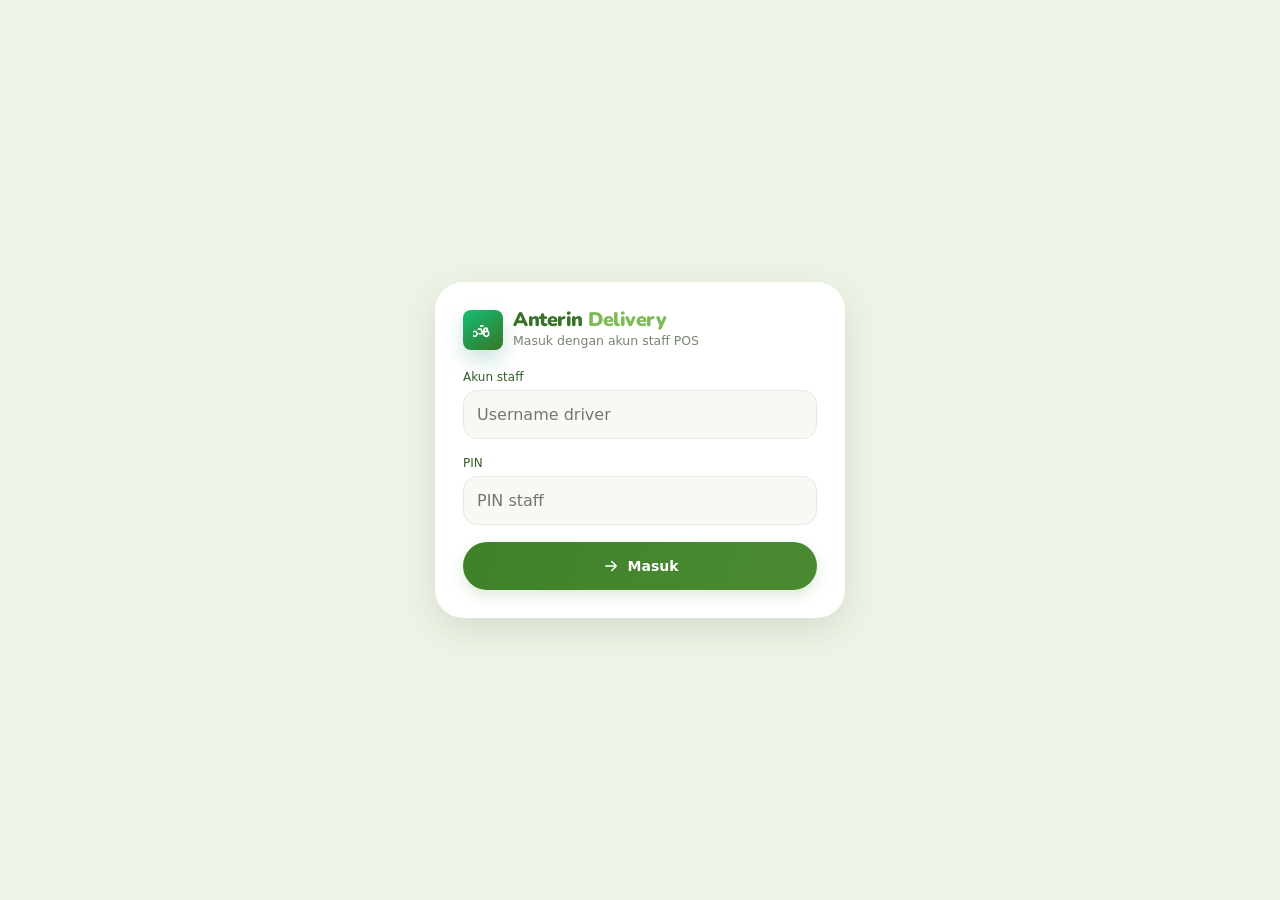
<file: deploy-ready/driver/index.html>
<!DOCTYPE html>
<html lang="id">
<head>
  <meta charset="utf-8" />
  <meta name="viewport" content="width=device-width, initial-scale=1.0, viewport-fit=cover" />
  <meta http-equiv="Cache-Control" content="no-store" />
  <title>Anterin Delivery</title>
  <link rel="stylesheet" href="Driver Order/driver-order.css?v=44-order-timeline1-timeline-detail1-timeline-colors1" />
  <link rel="stylesheet" href="Driver Order/driver-refresh.css?v=[base64]" />
  <style>#app:empty::before{content:"Memuat Anterin Delivery...";display:grid;min-height:100vh;place-items:center;font:700 15px system-ui;color:#17396d;background:#f4f8fb;}</style>
</head>
<body>
  <div id="app"></div>
  <script src="app.js?v=7-ui-feedback1-cancel-notify1-takeaway-notice1-driver-sync2-image-alert3-ready-notes1-order-submit2-online-hours-confirmation1-pizzain-live1-outlet-hours1"></script>
  <script src="Driver Order/driver-notifications.js?v=1-cancel-notify1-native-settings1-driver-sync2-image-alert3-ready-notes1-no-incoming-toast1-toast-card2-clickable-alert2-compact-range-chip3"></script>
  <script src="../Customer Gateway/online-hours.js?v=driver-ops1"></script>
  <script src="Driver Order/driver-order.js?v=[base64]"></script>
</body>
</html>
</file>
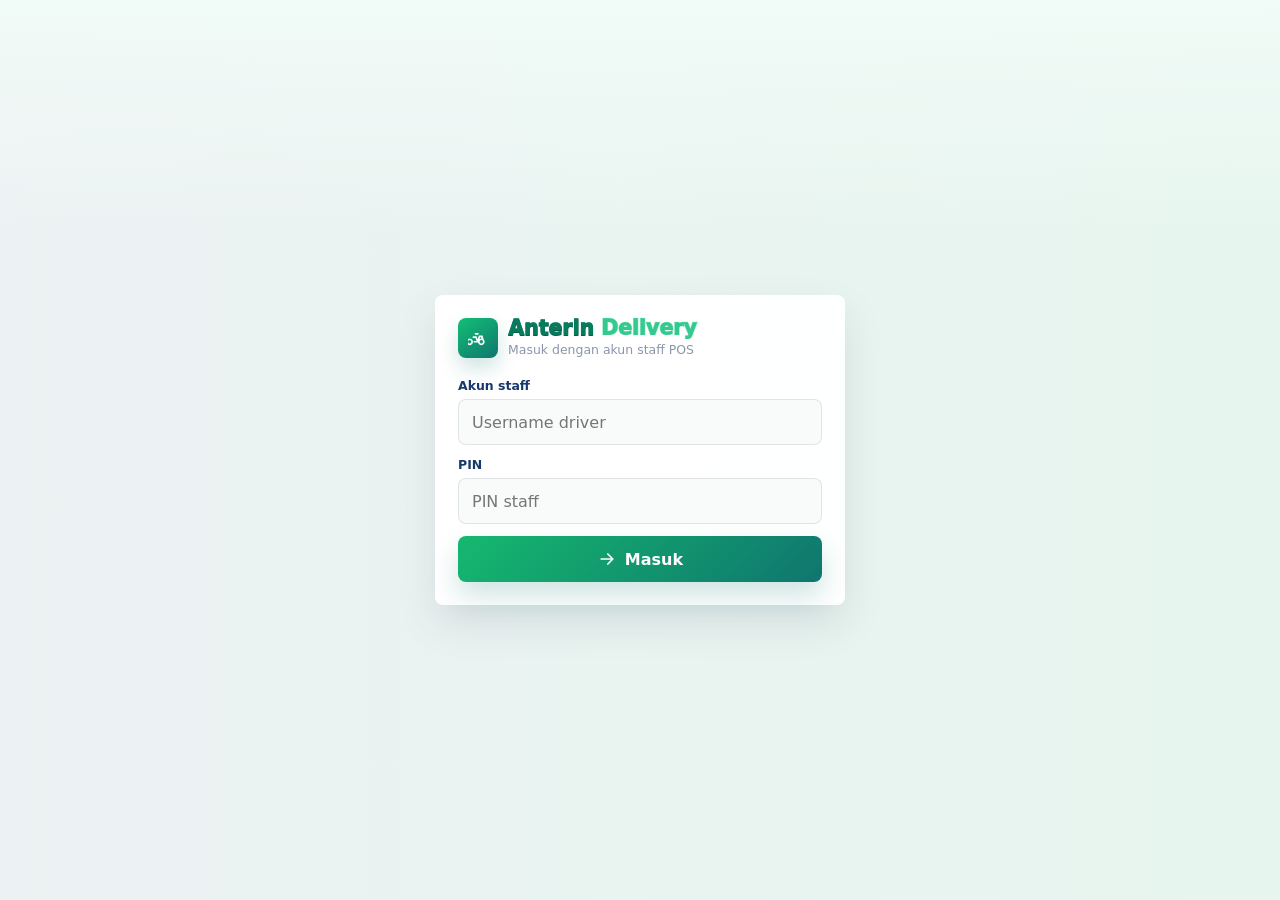
<file: deploy-ready/deploy-ready/driver/index.html>
<!DOCTYPE html>
<html lang="id">
<head>
  <meta charset="utf-8" />
  <meta name="viewport" content="width=device-width, initial-scale=1.0, viewport-fit=cover" />
  <meta http-equiv="Cache-Control" content="no-store" />
  <title>Anterin Delivery</title>
  <link rel="stylesheet" href="Driver Order/driver-order.css?v=44" />
  <style>#app:empty::before{content:"Memuat Anterin Delivery...";display:grid;min-height:100vh;place-items:center;font:700 15px system-ui;color:#17396d;background:#f4f8fb;}</style>
</head>
<body>
  <div id="app"></div>
  <script src="app.js?v=7"></script>
  <script src="Driver Order/driver-order.js?v=45"></script>
</body>
</html>
</file>
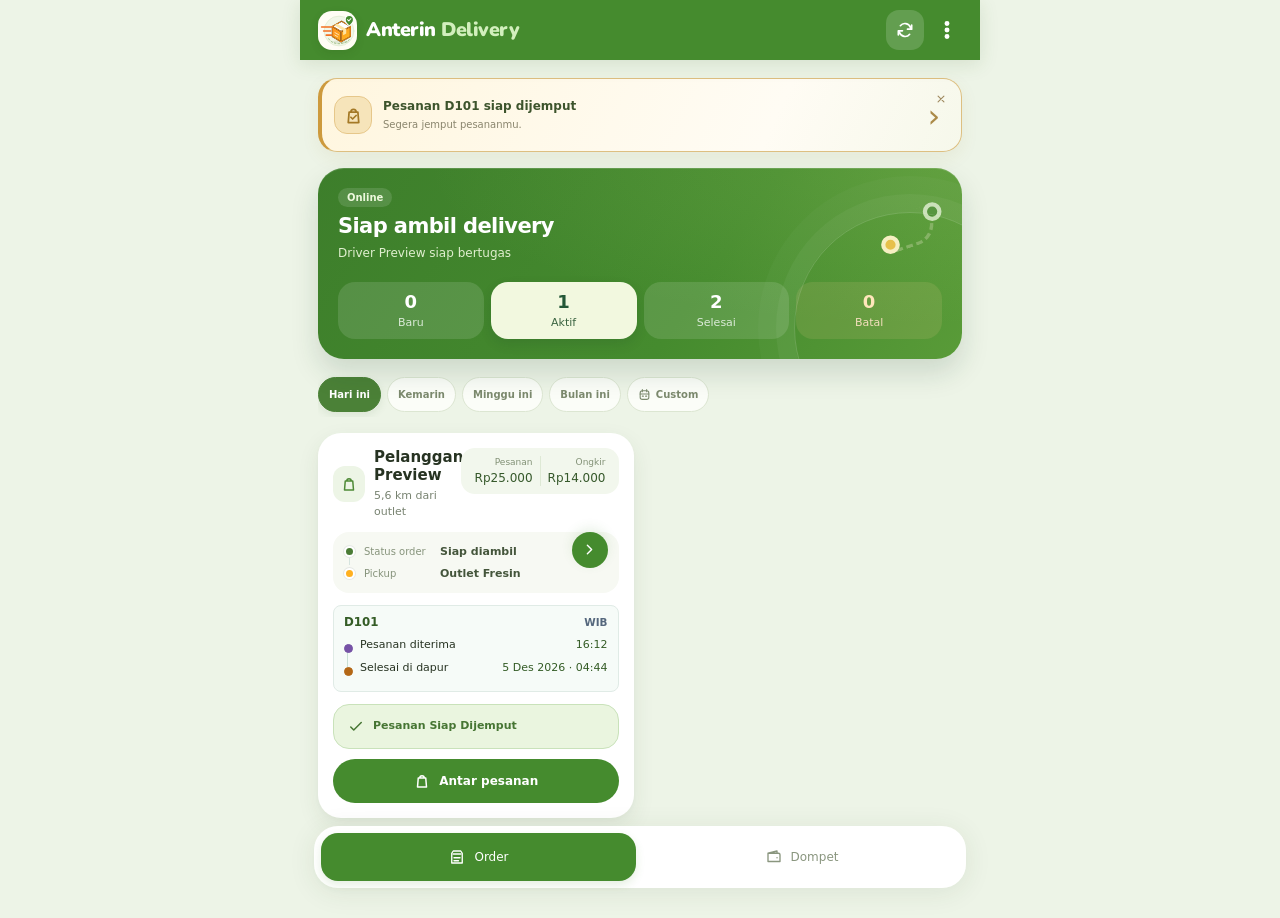
<file: tests/fixtures/anterin-live-preview.html>
<!doctype html>
<html lang="id">
<head>
  <meta charset="utf-8">
  <meta name="viewport" content="width=device-width,initial-scale=1,viewport-fit=cover">
  <title>Anterin — Live Preview Lokal</title>
  <link rel="stylesheet" href="../../deploy-ready/driver/Driver Order/driver-order.css">
  <link rel="stylesheet" href="../../deploy-ready/driver/Driver Order/driver-refresh.css">
</head>
<body>
  <div id="app"></div>
  <script src="anterin-preview-data.js"></script>
  <script src="../../deploy-ready/driver/Driver Order/driver-notifications.js"></script>
  <script src="../../deploy-ready/driver/Driver Order/driver-order.js"></script>
  <script>startAnterinPreview();</script>
</body>
</html>
</file>
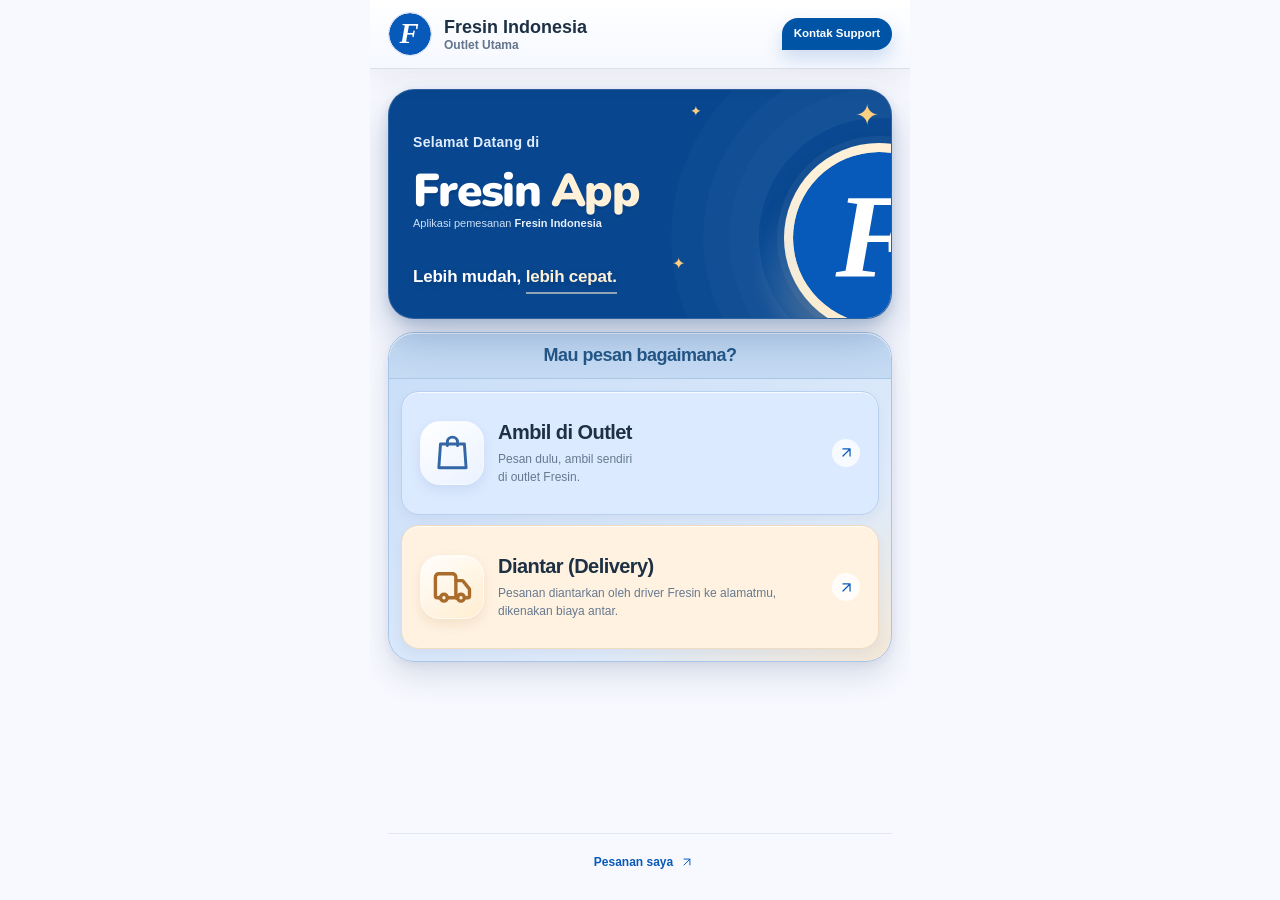
<file: tests/fixtures/customer-gateway.html>
<!doctype html>
<html lang="id">
<head>
  <meta charset="utf-8">
  <meta name="viewport" content="width=device-width,initial-scale=1">
  <title>Gateway isolated UI fixture</title>
  <link rel="stylesheet" href="../../deploy-ready/delivery/styles/01-foundation-layout.css">
  <link rel="stylesheet" href="../../deploy-ready/delivery/styles/05-orders-modals.css">
  <link rel="stylesheet" href="../../deploy-ready/delivery/styles/08-orders-overrides.css">
  <link rel="stylesheet" href="../../deploy-ready/delivery/styles/09-self-order.css">
  <link rel="stylesheet" href="../../deploy-ready/delivery/SO Takeaway/so-takeaway.css">
  <link rel="stylesheet" href="../../deploy-ready/delivery/Customer Order/customer-order.css">
  <link rel="stylesheet" href="../../deploy-ready/Customer Gateway/customer-gateway.css">
  <style>
    html,body{margin:0;font-family:Arial,sans-serif;background:#f8f9ff;color:#1e3043}
    button{font-family:inherit}.fixture-brand{font:bold italic 30px Georgia}
    .fixture-menu{padding:20px}.fixture-menu h2{font-size:22px}
    #app:empty::before{content:"Memuat Fresin App...";display:grid;min-height:100vh;place-items:center;font:600 16px system-ui;color:#334155;background:#f8fafc}
  </style>
</head>
<body>
  <div class="app-shell view-selforder"><main class="content"><section class="page" id="app"></section></main></div>
  <script>
    // Known local fixture only: no network, customer records, auth or real order creation.
    const IS_SELF_ORDER_APP=true;
    window.FRESIN_GATEWAY_BOOT_PENDING=true;
    window.fixturePaints=[];
    let view='selforder';
    let selfOrderSubmitting=false;
    const fixtureReload=performance.getEntriesByType('navigation')[0]?.type==='reload';
    let selfOrderCart=[{name:'Fixture item',qty:1,price:20000}];
    if(fixtureReload){try{selfOrderCart=JSON.parse(sessionStorage.getItem('omnipos_self_order_cart')||'[]')}catch{selfOrderCart=[]}}
    if(!fixtureReload){sessionStorage.removeItem('fresin_gateway_service_drafts_v1');sessionStorage.removeItem('fresin_gateway_draft_context_v1');}
    const fixtureLogo='data:image/svg+xml,'+encodeURIComponent('<svg xmlns="http://www.w3.org/2000/svg" width="256" height="256" viewBox="0 0 256 256"><circle cx="128" cy="128" r="128" fill="#075ab9"/><text x="122" y="184" fill="white" font-family="Georgia" font-size="176" font-style="italic" font-weight="bold" text-anchor="middle">F</text></svg>');
    const state={settings:{selfOrderAppName:'Fresin Indonesia',selfOrderOutletName:'Outlet Utama',selfOrderProfileImageDataUrl:fixtureLogo},outlet:'Outlet Utama'};
    if(!fixtureReload){sessionStorage.setItem('self_order_step','menu');sessionStorage.removeItem('fresin_gateway_handoff_v1');history.replaceState(null,'',location.href);}
    function escapeHtml(value){return String(value||'').replace(/&/g,'&amp;').replace(/</g,'&lt;')}
    function mediaImageTag(url,alt,className){return `<img class="${className||''}" src="${url}" alt="${alt}">`}
    function selfOrderStep(){return sessionStorage.getItem('self_order_step')||'menu'}
    function selfOrderTableCodeFromUrl(){return new URLSearchParams(location.search).get('table')||''}
    function pushSelfOrderHistory(step){history.pushState({selfOrderStep:step},'',location.href)}
    function saveSelfOrderCart(){sessionStorage.setItem('omnipos_self_order_cart',JSON.stringify(selfOrderCart))}
    function toast(value){window.fixtureToast=value}
    function selfOrderShowMenu(){sessionStorage.setItem('self_order_step','menu');pushSelfOrderHistory('menu');render()}
    function renderSelfOrderTopbar(){return `<header class="self-order-topbar customer-home-topbar"><button class="self-order-icon-btn has-photo" type="button" onclick="selfOrderShowMenu()" aria-label="Menu"><img src="${fixtureLogo}" alt="Fixture brand"></button><div><strong>Fresin Indonesia</strong><span>Outlet Utama</span></div><button type="button" class="customer-home-support-chip" onclick="CustomerOrder.scrollToSupport()">Kontak Support</button></header>`}
    function renderSelfOrder(){return `<section class="self-order-app">${renderSelfOrderTopbar()}${selfOrderStep()==='success'&&window.fixtureEmptyOrdersHtml?`<main class="self-order-main success"><section class="customer-home-tracking-card customer-home-orders-panel is-empty"><div class="customer-home-active-list">${window.fixtureEmptyOrdersHtml}</div></section></main>`:'<main class="self-order-main fixture-menu"><h2>Menu fixture</h2><p>Isolated test content.</p></main>'}</section>`}
    function render(){if(IS_SELF_ORDER_APP&&window.FRESIN_GATEWAY_BOOT_PENDING===true)return;const html=renderSelfOrder();window.fixturePaints.push(html.includes('fresin-gateway-hero')?'gateway':selfOrderStep());document.getElementById('app').innerHTML=html}
    addEventListener('popstate',event=>{sessionStorage.setItem('self_order_step',event.state?.selfOrderStep||'menu');render()});
    window.CustomerOrder={
      isMode:()=>!new URLSearchParams(location.search).has('table'),
      setMethod(method){sessionStorage.setItem('customer_home_checkout',JSON.stringify({method}));render()},
      showOrders(){sessionStorage.setItem('self_order_step','success');pushSelfOrderHistory('success');render()},
      renderSupport:()=>'<section id="customerHomeSupport" class="customer-home-support" tabindex="-1"><div class="customer-home-support-head"><span class="customer-home-support-logo">F</span><div class="customer-home-support-copy"><strong>Kontak Support</strong><p>Hubungi kami jika ada kendala.</p></div></div><div class="customer-home-support-grid"><div class="customer-home-support-item"><span>Email</span><strong>support@example.test</strong></div><div class="customer-home-support-item address"><span>Alamat</span><strong>Alamat outlet fixture</strong></div></div></section>',
      scrollToSupport(){}
    };
    render();
    window.fixtureBootAttempted=true;
  </script>
  <script>
    const gatewayScript=document.createElement('script');
    gatewayScript.src='../../deploy-ready/Customer Gateway/customer-gateway.js';
    if(new URLSearchParams(location.search).has('boot_delay'))setTimeout(()=>document.body.append(gatewayScript),800);
    else document.body.append(gatewayScript);
  </script>
</body>
</html>
</file>
<file: deploy-ready/driver/Driver Order/driver-order.css>
/* mobile-first operational UI */
:root {
  --driver-blue: #2f5592;
  --driver-blue-dark: #17396d;
  --driver-teal: #0f766e;
  --driver-green: #16b56f;
  --driver-orange: #ffb020;
  --driver-ink: #1f2a44;
  --driver-muted: #8a96aa;
  --driver-line: rgba(31, 42, 68, 0.09);
  --driver-bg: #f8fbf9;
  --driver-card: #ffffff;
  --driver-soft: #effaf5;
  --driver-shadow: 0 18px 42px rgba(31, 42, 68, 0.1);
  --driver-shadow-soft: 0 12px 26px rgba(31, 42, 68, 0.07);
  color: var(--driver-ink);
  font-family: Inter, "Plus Jakarta Sans", ui-sans-serif, system-ui, -apple-system, BlinkMacSystemFont, "Segoe UI", sans-serif;
}

* {
  box-sizing: border-box;
}

html {
  background: var(--driver-bg);
}

body {
  min-width: 320px;
  margin: 0;
  background:
    linear-gradient(180deg, #f1fbf7 0, rgba(248, 251, 249, 0) 236px),
    linear-gradient(90deg, rgba(47, 85, 146, 0.06), rgba(22, 181, 111, 0.08)),
    var(--driver-bg);
  color: var(--driver-ink);
}

button,
input,
textarea {
  font: inherit;
}

button,
a {
  -webkit-tap-highlight-color: transparent;
}

button:disabled {
  cursor: wait;
  opacity: 0.74;
}

svg {
  display: block;
  width: 20px;
  height: 20px;
  fill: none;
  stroke: currentColor;
  stroke-width: 2;
  stroke-linecap: round;
  stroke-linejoin: round;
}

.driver-shell {
  width: min(100%, 680px);
  min-height: 100vh;
  margin: 0 auto;
  padding: 14px 14px calc(92px + env(safe-area-inset-bottom));
}

.driver-shell.login {
  display: grid;
  place-items: center;
  padding: 18px 14px;
}

.driver-login-panel {
  display: grid;
  gap: 20px;
  width: min(100%, 410px);
  padding: 22px;
  border: 1px solid rgba(255, 255, 255, 0.72);
  border-radius: 8px;
  background: rgba(255, 255, 255, 0.96);
  box-shadow: var(--driver-shadow);
}

.driver-brand,
.driver-topbar,
.driver-card-main,
.driver-card-meta,
.driver-action-row,
.driver-back,
.driver-completed {
  display: flex;
  align-items: center;
}

.driver-brand {
  gap: 10px;
  min-width: 0;
}

.driver-brand.compact {
  flex: 1;
  display: flex;
  align-items: center;
  gap: 9px;
}

.driver-brand-mark,
.driver-order-icon {
  display: grid;
  flex: 0 0 auto;
  place-items: center;
  width: 40px;
  height: 40px;
  border-radius: 8px;
  background: linear-gradient(145deg, #13bf76, var(--driver-teal));
  color: #fff;
  box-shadow: 0 10px 20px rgba(15, 118, 110, 0.2);
}

.driver-app-logo {
  display: grid;
  flex: 0 0 auto;
  place-items: center;
  width: 33px;
  height: 33px;
  border-radius: 8px;
  background: #ffffff;
  box-shadow: 0 9px 18px rgba(31, 42, 68, 0.08);
}

.driver-app-logo svg {
  width: 29px;
  height: 29px;
  overflow: visible;
}

.driver-app-logo .logo-speed {
  fill: none;
  stroke: #f36f21;
  stroke-linecap: round;
  stroke-width: 4.2;
}

.driver-app-logo .speed-2 {
  stroke-width: 4.8;
}

.driver-app-logo .logo-box-left,
.driver-app-logo .logo-box-right {
  fill: url("#anterinBox");
}

.driver-app-logo .logo-box-top {
  fill: #ffffff;
}

.driver-app-logo .logo-box-edge {
  fill: none;
  stroke: #ff8a18;
  stroke-linejoin: round;
  stroke-width: 4;
}

.driver-brand strong,
.driver-card-copy strong {
  display: block;
  color: var(--driver-ink);
  font-size: 0.98rem;
  line-height: 1.2;
}

.driver-brand strong {
  width: fit-content;
  max-width: 100%;
  color: #087a5d;
  font-family: "Trebuchet MS", "Arial Rounded MT Bold", "Segoe UI", system-ui, sans-serif;
  font-size: clamp(1.08rem, 4.4vw, 1.28rem);
  font-weight: 1000;
  line-height: 1.02;
  letter-spacing: 0;
  text-shadow: 0 0 0 currentColor;
}

.driver-brand-title {
  display: inline-flex;
  align-items: baseline;
  gap: 4px;
}

.brand-anterin {
  color: #087a5d;
  font-weight: 1100;
  -webkit-text-fill-color: #087a5d;
  text-shadow: 0 0.7px 0 #065f49;
}

.brand-delivery {
  color: #35c98f;
  font-weight: 1100;
  -webkit-text-fill-color: #35c98f;
  -webkit-text-stroke: 1.05px #9ff1cf;
  paint-order: stroke fill;
  text-shadow: 0 1px 0 rgba(255, 255, 255, 0.62);
}

.driver-brand small,
.driver-card-copy small,
.driver-muted {
  color: var(--driver-muted);
  font-size: 0.78rem;
  line-height: 1.35;
}

.driver-login-form {
  display: grid;
  gap: 12px;
}

.driver-login-form label {
  display: grid;
  gap: 6px;
}

.driver-login-form label span {
  color: var(--driver-blue-dark);
  font-size: 0.78rem;
  font-weight: 850;
}

.driver-login-form input {
  width: 100%;
  min-height: 46px;
  padding: 10px 13px;
  border: 1px solid rgba(31, 42, 68, 0.11);
  border-radius: 8px;
  background: #f9fbfb;
  color: var(--driver-ink);
  outline: none;
  transition: border-color 0.15s ease, box-shadow 0.15s ease, background 0.15s ease;
}

.driver-login-form input:focus {
  border-color: rgba(22, 181, 111, 0.55);
  background: #ffffff;
  box-shadow: 0 0 0 4px rgba(22, 181, 111, 0.11);
}

.driver-primary,
.driver-secondary,
.driver-sticky-action,
.driver-card-action,
.driver-icon-btn,
.driver-back,
.driver-menu-list button,
.driver-drawer-backdrop,
.driver-card-main {
  border: 0;
  cursor: pointer;
}

.driver-primary,
.driver-sticky-action {
  display: inline-flex;
  align-items: center;
  justify-content: center;
  gap: 8px;
  min-height: 46px;
  padding: 11px 14px;
  border-radius: 8px;
  background: linear-gradient(135deg, #15b86f, var(--driver-teal));
  color: #fff;
  font-weight: 880;
  text-decoration: none;
  box-shadow: 0 14px 28px rgba(15, 118, 110, 0.2);
  transition: transform 0.12s ease, box-shadow 0.12s ease;
}

.driver-primary:active,
.driver-sticky-action:active,
.driver-icon-btn:active,
.driver-secondary:active {
  transform: translateY(1px);
}

.driver-primary.compact-btn {
  width: 100%;
  min-height: 40px;
  padding: 9px 12px;
  font-size: 0.86rem;
}

.driver-topbar {
  position: sticky;
  top: 0;
  z-index: 5;
  gap: 10px;
  justify-content: space-between;
  margin: -14px -14px 14px;
  padding: calc(11px + env(safe-area-inset-top)) 14px 11px;
  border-bottom: 0;
  background: rgba(255, 255, 255, 0.94);
  backdrop-filter: blur(18px);
}

.driver-icon-btn {
  display: grid;
  place-items: center;
  width: 40px;
  height: 40px;
  border-radius: 8px;
  background: rgba(255, 255, 255, 0.94);
  color: var(--driver-blue-dark);
  box-shadow: 0 9px 18px rgba(31, 42, 68, 0.07);
}

.driver-icon-btn svg {
  transform-origin: 50% 50%;
}

.driver-icon-btn:active svg,
.driver-icon-btn.is-refreshing svg {
  animation: driver-refresh-spin 0.68s linear infinite;
}

@keyframes driver-refresh-spin {
  from {
    transform: rotate(0deg);
  }

  to {
    transform: rotate(360deg);
  }
}

.driver-content {
  display: grid;
  gap: 12px;
}

.driver-list {
  display: grid;
  gap: 10px;
}

.driver-section-head {
  display: flex;
  align-items: center;
  justify-content: space-between;
  gap: 12px;
  padding: 13px 2px 7px;
  border: 0;
  border-radius: 8px;
  background: transparent;
  box-shadow: none;
}

.driver-section-head h1 {
  margin: 0;
  color: var(--driver-ink);
  font-size: 1.28rem;
  line-height: 1.2;
}

.driver-section-head p {
  margin: 4px 0 0;
  color: var(--driver-muted);
  font-size: 0.8rem;
  line-height: 1.35;
}

.driver-section-head > span {
  display: grid;
  flex: 0 0 auto;
  place-items: center;
  min-width: 30px;
  height: 30px;
  padding: 0 9px;
  border-radius: 999px;
  background: #e8f9f1;
  color: #0b7d4c;
  font-size: 0.82rem;
  font-weight: 900;
}

.driver-shift-card {
  position: relative;
  display: grid;
  gap: 13px;
  min-height: 168px;
  padding: 16px;
  overflow: hidden;
  border: 1px solid rgba(255, 255, 255, 0.44);
  border-radius: 8px;
  background: linear-gradient(135deg, #16b56f, var(--driver-teal));
  color: #fff;
  box-shadow: 0 16px 32px rgba(15, 118, 110, 0.22);
}

.driver-shift-card::after {
  position: absolute;
  right: -42px;
  bottom: -28px;
  width: 178px;
  height: 86px;
  background: rgba(255, 255, 255, 0.09);
  transform: rotate(-18deg);
  content: "";
}

.driver-shift-copy {
  position: relative;
  z-index: 1;
  display: grid;
  gap: 4px;
  max-width: 230px;
}

.driver-shift-copy span {
  width: fit-content;
  padding: 4px 9px;
  border-radius: 999px;
  background: rgba(255, 255, 255, 0.2);
  font-size: 0.7rem;
  font-weight: 880;
}

.driver-shift-copy strong {
  font-size: 1.32rem;
  line-height: 1.1;
}

.driver-shift-copy small {
  color: rgba(255, 255, 255, 0.82);
  font-size: 0.8rem;
  line-height: 1.38;
}

.driver-route-preview {
  position: absolute;
  top: 22px;
  right: 18px;
  width: 92px;
  height: 78px;
  color: #fff;
  opacity: 0.95;
}

.driver-route-preview b {
  position: absolute;
  top: 15px;
  right: 18px;
  width: 54px;
  height: 42px;
  border-right: 4px dashed rgba(255, 255, 255, 0.74);
  border-bottom: 4px dashed rgba(255, 255, 255, 0.74);
  border-radius: 0 0 26px 0;
  transform: rotate(-18deg);
}

.driver-route-preview i,
.driver-route-preview em {
  position: absolute;
  z-index: 1;
  display: block;
  width: 22px;
  height: 22px;
  border: 5px solid rgba(255, 255, 255, 0.38);
  border-radius: 999px;
  background: #ffcf4a;
}

.driver-route-preview i {
  right: 59px;
  bottom: 12px;
}

.driver-route-preview em {
  top: 5px;
  right: 10px;
  background: #ffffff;
}

.driver-shift-stats {
  position: relative;
  z-index: 1;
  display: grid;
  grid-template-columns: repeat(3, minmax(0, 1fr));
  gap: 8px;
  margin-top: auto;
}

.driver-shift-stats button {
  display: grid;
  gap: 1px;
  min-width: 0;
  min-height: 56px;
  padding: 8px 10px;
  border: 1px solid rgba(255, 255, 255, 0.12);
  border-radius: 8px;
  background: rgba(255, 255, 255, 0.16);
  color: #fff;
  cursor: pointer;
  text-align: center;
  backdrop-filter: blur(12px);
  transition: background 0.16s ease, border-color 0.16s ease, transform 0.12s ease;
}

.driver-shift-stats button.active {
  border-color: rgba(255, 255, 255, 0.86);
  background: rgba(255, 255, 255, 0.9);
  color: #08766c;
  box-shadow: 0 10px 18px rgba(3, 80, 73, 0.14), inset 0 0 0 1px rgba(8, 118, 108, 0.08);
}

.driver-shift-stats button:active {
  transform: translateY(1px);
}

.driver-shift-stats b {
  font-size: 1rem;
  line-height: 1.1;
}

.driver-shift-stats small {
  color: rgba(255, 255, 255, 0.78);
  font-size: 0.68rem;
  font-weight: 800;
}

.driver-shift-stats button.active small {
  color: #08766c;
}

.driver-bottom-nav {
  position: fixed;
  right: max(14px, calc((100vw - 680px) / 2 + 14px));
  bottom: calc(12px + env(safe-area-inset-bottom));
  left: max(14px, calc((100vw - 680px) / 2 + 14px));
  z-index: 20;
  display: grid;
  grid-template-columns: repeat(2, minmax(0, 1fr));
  gap: 8px;
  padding: 8px;
  border: 0;
  border-radius: 8px;
  background: #bff0d7;
  box-shadow: 0 18px 42px rgba(15, 118, 110, 0.12);
  backdrop-filter: blur(18px);
}

.driver-bottom-tab {
  display: inline-flex;
  align-items: center;
  justify-content: center;
  gap: 8px;
  min-height: 42px;
  border: 0;
  border-radius: 8px;
  background: rgba(255, 255, 255, 0.36);
  color: #4f617c;
  cursor: pointer;
  font-size: 0.82rem;
  font-weight: 880;
  transition: background 0.16s ease, color 0.16s ease, transform 0.12s ease;
}

.driver-bottom-tab.active {
  background: rgba(255, 255, 255, 0.86);
  color: #0b7d4c;
  box-shadow: inset 0 0 0 1px rgba(15, 118, 110, 0.08);
}

.driver-bottom-tab:active {
  transform: translateY(1px);
}

.driver-bottom-tab svg {
  width: 18px;
  height: 18px;
  stroke-width: 2.2;
}

.driver-order-card,
.driver-panel,
.driver-detail-head,
.driver-detail-hero,
.driver-summary-grid,
.driver-empty,
.driver-alert,
.driver-claim-panel {
  border: 1px solid rgba(31, 42, 68, 0.08);
  border-radius: 8px;
  background: var(--driver-card);
  box-shadow: var(--driver-shadow-soft);
}

.driver-order-card {
  position: relative;
  display: grid;
  gap: 8px;
  padding: 10px 11px;
  border-color: rgba(31, 42, 68, 0.07);
  box-shadow: 0 14px 30px rgba(31, 42, 68, 0.07);
}

.driver-card-top {
  position: absolute;
  top: 10px;
  right: 11px;
  z-index: 2;
  display: block;
  color: var(--driver-muted);
  font-size: 0.68rem;
  font-weight: 850;
}

.driver-card-order-time {
  display: block;
  max-width: 100%;
  color: #2f5592;
  font-size: 0.72rem;
  font-weight: 850;
  line-height: 1.2;
}

.driver-card-top-right {
  display: inline-grid;
  grid-template-columns: repeat(2, minmax(0, 1fr));
  gap: 5px;
  min-width: 148px;
  padding: 4px;
  border: 1px solid rgba(47, 85, 146, 0.1);
  border-radius: 12px;
  background: rgba(248, 251, 255, 0.92);
  text-align: right;
}

.driver-card-top-right span {
  display: grid;
  gap: 2px;
  padding: 5px 6px;
  border-radius: 9px;
  background: #ffffff;
  color: var(--driver-ink);
  line-height: 1.12;
}

.driver-card-top-right small {
  color: #8a96a8;
  font-size: 0.58rem;
  font-weight: 750;
  line-height: 1;
}

.driver-card-top-right em {
  color: var(--driver-ink);
  font-size: 0.74rem;
  font-style: normal;
  font-weight: 520;
  line-height: 1.05;
}

.driver-card-main {
  width: 100%;
  gap: 9px;
  min-height: 48px;
  margin-top: 0;
  padding: 0 162px 0 0;
  background: transparent;
  text-align: left;
}

.driver-order-icon {
  width: 32px;
  height: 32px;
  background: #eafaf2;
  color: #0f8f58;
  box-shadow: none;
}

.driver-order-card.earning {
  padding: 9px 10px;
  border-color: rgba(15, 118, 110, 0.1);
  background: linear-gradient(180deg, #ffffff 0%, #f8fcfb 100%);
  box-shadow: 0 10px 22px rgba(31, 42, 68, 0.06);
}

.driver-earning-main {
  display: grid;
  grid-template-columns: 34px minmax(0, 1fr) auto;
  align-items: center;
  gap: 10px;
  width: 100%;
  min-height: 46px;
  padding: 0;
  border: 0;
  background: transparent;
  color: inherit;
  cursor: pointer;
  text-align: left;
}

.driver-order-icon.earning-icon {
  width: 34px;
  height: 34px;
  border-radius: 8px;
  background: #e8f9f1;
}

.driver-earning-copy {
  display: grid;
  gap: 2px;
  min-width: 0;
}

.driver-earning-copy strong {
  color: var(--driver-ink);
  font-size: 0.92rem;
  font-weight: 790;
  line-height: 1.12;
}

.driver-earning-copy small {
  overflow: hidden;
  color: var(--driver-muted);
  font-size: 0.75rem;
  font-weight: 560;
  line-height: 1.25;
  text-overflow: ellipsis;
  white-space: nowrap;
}

.driver-earning-total {
  display: inline-flex;
  align-items: center;
  justify-content: center;
  min-width: 92px;
  min-height: 34px;
  padding: 7px 10px;
  border: 1px solid rgba(15, 118, 110, 0.11);
  border-radius: 8px;
  background: #f2fbf7;
  text-align: right;
}

.driver-earning-total b {
  color: #0b7d4c;
  font-size: 0.88rem;
  font-weight: 790;
  line-height: 1.1;
}

.driver-card-copy {
  flex: 1;
  min-width: 0;
}

.driver-card-total {
  flex: 0 0 auto;
  color: var(--driver-ink);
  font-size: 0.9rem;
  font-weight: 920;
}

.driver-card-chevron {
  position: absolute;
  top: 92px;
  right: 24px;
  z-index: 3;
  display: grid;
  flex: 0 0 auto;
  place-items: center;
  width: 42px;
  height: 42px;
  border-radius: 999px;
  border: 1px solid rgba(255, 255, 255, 0.78);
  background: linear-gradient(135deg, #14b882, #08766c);
  color: #fff;
  box-shadow: 0 12px 22px rgba(8, 118, 108, 0.22);
  transform: rotate(180deg);
}

.driver-card-chevron svg {
  width: 20px;
  height: 20px;
  stroke-width: 2.7;
}

.driver-route-lines {
  display: grid;
  gap: 6px;
  margin-top: 1px;
  padding: 8px 68px 8px 10px;
  border-radius: 8px;
  background: #fafcfb;
}

.driver-route-lines span {
  position: relative;
  display: grid;
  grid-template-columns: 18px 78px minmax(0, 1fr);
  align-items: center;
  gap: 6px;
  min-width: 0;
}

.driver-route-lines span + span::before {
  position: absolute;
  top: -9px;
  bottom: 15px;
  left: 5px;
  width: 1px;
  background: #d6e4df;
  content: "";
}

.driver-route-lines i {
  position: relative;
  z-index: 1;
  display: block;
  width: 11px;
  height: 11px;
  border: 2px solid #fff;
  border-radius: 999px;
  box-shadow: 0 0 0 1px rgba(31, 42, 68, 0.08);
}

.pickup-dot {
  background: var(--driver-orange);
}

.drop-dot {
  background: #17b877;
}

.status-dot {
  background: var(--driver-blue);
}

.driver-route-lines b {
  color: #a0a9b8;
  font-size: 0.66rem;
  font-weight: 850;
}

.driver-route-lines strong {
  min-width: 0;
  overflow: hidden;
  color: var(--driver-ink);
  font-size: 0.77rem;
  font-weight: 850;
  text-overflow: ellipsis;
  white-space: nowrap;
}

.driver-card-timeline {
  padding: 9px 10px 10px;
  border: 1px solid #e0ebe6;
  border-radius: 8px;
  background: #f6fbf8;
}

.driver-card-timeline header {
  display: flex;
  align-items: center;
  justify-content: space-between;
  gap: 8px;
  margin-bottom: 6px;
  color: var(--driver-blue-dark);
  font-size: 0.74rem;
}

.driver-card-timeline header span {
  color: #55677d;
  font-size: 0.65rem;
  font-weight: 700;
}

.driver-card-timeline.driver-panel header {
  margin-bottom: 0;
}

.driver-card-timeline ol {
  display: grid;
  margin: 0;
  padding: 0;
  list-style: none;
}

.driver-card-timeline li {
  position: relative;
  display: grid;
  grid-template-columns: minmax(0, 1fr) auto;
  align-items: baseline;
  gap: 6px;
  min-height: 23px;
  padding: 3px 0 3px 16px;
  color: #526479;
  font-size: 0.71rem;
  font-weight: 400;
  line-height: 1.35;
}

.driver-card-timeline li::before,
.driver-card-timeline li:not(:last-child)::after {
  position: absolute;
  left: 3px;
  top: 9px;
  content: "";
}

.driver-card-timeline li::before {
  z-index: 1;
  left: 0;
  width: 7px;
  height: 7px;
  border: 1px solid #8ca5a0;
  border-radius: 50%;
  background: #f6fbf8;
}

.driver-card-timeline li:not(:last-child)::after {
  bottom: -9px;
  width: 1px;
  background: #c9dfd4;
}

.driver-card-timeline li.is-reached {
  color: var(--driver-ink);
}

.driver-card-timeline [data-stage="placed"] { --driver-timeline-color: #3671ad; }
.driver-card-timeline [data-stage="accepted"] { --driver-timeline-color: #7652a6; }
.driver-card-timeline [data-stage="ready"] { --driver-timeline-color: #b46716; }
.driver-card-timeline [data-stage="delivering"] { --driver-timeline-color: #157c83; }
.driver-card-timeline [data-stage="completed"] { --driver-timeline-color: #418126; }

.driver-card-timeline li.is-reached::before {
  border-color: var(--driver-timeline-color);
  background: var(--driver-timeline-color);
}

.driver-card-timeline time,
.driver-timeline-missing {
  text-align: right;
  font-variant-numeric: tabular-nums;
}

.driver-card-timeline time { color: var(--driver-blue-dark); }
.driver-timeline-missing { color: #61728a; }

.driver-card-actions {
  display: grid;
  grid-template-columns: repeat(2, minmax(0, 1fr));
  gap: 8px;
}

.driver-card-actions:has(.driver-card-action:only-child) {
  grid-template-columns: 1fr;
}

.driver-card-action {
  display: inline-flex;
  align-items: center;
  justify-content: center;
  gap: 8px;
  min-height: 36px;
  width: 100%;
  padding: 7px 12px;
  border: 1px solid rgba(15, 118, 110, 0.16);
  border-radius: 8px;
  background: #effbf7;
  color: var(--driver-teal);
  font-size: 0.75rem;
  font-weight: 850;
  line-height: 1;
  text-align: center;
  white-space: nowrap;
}

.driver-card-action.done {
  border-color: rgba(23, 184, 119, 0.2);
  background: linear-gradient(135deg, #16bf78, #0f8f78);
  color: #fff;
  box-shadow: 0 10px 18px rgba(15, 143, 120, 0.16);
}

.driver-card-action.waiting-payment,
.driver-sticky-action:disabled {
  cursor: not-allowed;
  opacity: 1;
  border-color: #e0e7ff;
  background: #f1f5ff;
  color: #2f5592;
  box-shadow: none;
}

.driver-card-action svg {
  flex: 0 0 auto;
  width: 15px;
  height: 15px;
  stroke-width: 2.4;
}

.driver-card-action span {
  flex: 0 1 auto;
  min-width: 0;
}

.driver-card-meta {
  flex-wrap: wrap;
  gap: 6px;
  color: var(--driver-muted);
  font-size: 0.74rem;
  font-weight: 780;
}

.driver-card-meta span:not(.driver-pill) {
  display: inline-flex;
  align-items: center;
  gap: 4px;
  min-height: 24px;
  padding: 3px 7px;
  border-radius: 999px;
  background: #f5f8f7;
  color: #58677d;
}

.driver-card-meta svg {
  width: 15px;
  height: 15px;
}

.driver-pill {
  display: inline-flex;
  align-items: center;
  min-height: 23px;
  padding: 4px 9px;
  border-radius: 999px;
  color: #fff;
  font-size: 0.72rem;
  font-weight: 860;
}

.driver-pill.open {
  background: #fff3cf;
  color: #9a5b00;
}

.driver-pill.active {
  background: #e8f1ff;
  color: var(--driver-blue-dark);
}

.driver-pill.road {
  background: #e6f8f5;
  color: var(--driver-teal);
}

.driver-pill.done {
  background: #e5f9ef;
  color: #0b7d4c;
}

.driver-alert {
  padding: 10px 12px;
  border-color: #fed7aa;
  background: #fff8ef;
  color: #9a3412;
  font-size: 0.84rem;
  font-weight: 780;
}

.driver-empty {
  display: grid;
  place-items: center;
  gap: 6px;
  min-height: 196px;
  padding: 26px 22px;
  text-align: center;
}

.driver-empty > span {
  display: grid;
  place-items: center;
  width: 50px;
  height: 50px;
  border-radius: 8px;
  background: #eafaf2;
  color: #0f8f58;
}

.driver-empty strong {
  color: var(--driver-ink);
  font-size: 0.95rem;
}

.driver-empty p {
  max-width: 260px;
  margin: 0;
  color: var(--driver-muted);
  font-size: 0.84rem;
  line-height: 1.4;
}

.driver-back {
  gap: 5px;
  width: fit-content;
  min-height: 34px;
  padding: 6px 10px;
  border-radius: 8px;
  background: #ffffff;
  color: var(--driver-blue-dark);
  font-size: 0.84rem;
  font-weight: 840;
  box-shadow: 0 9px 18px rgba(31, 42, 68, 0.07);
}

.driver-detail-head {
  justify-content: space-between;
  gap: 10px;
  padding: 14px;
  border-color: rgba(31, 42, 68, 0.07);
}

.driver-detail-hero {
  position: relative;
  display: flex;
  align-items: flex-start;
  justify-content: space-between;
  gap: 10px;
  min-height: 88px;
  padding: 12px 14px;
  overflow: hidden;
  border-color: rgba(255, 255, 255, 0.36);
  background:
    linear-gradient(135deg, rgba(255, 255, 255, 0.22), rgba(255, 255, 255, 0)),
    linear-gradient(135deg, #13bd73 0%, #0f8f78 100%);
  color: #fff;
  box-shadow: 0 20px 38px rgba(15, 118, 110, 0.2);
}

.driver-detail-hero::after {
  position: absolute;
  right: -42px;
  bottom: -42px;
  width: 176px;
  height: 88px;
  background: rgba(255, 255, 255, 0.12);
  content: "";
  transform: rotate(-18deg);
}

.driver-detail-hero > * {
  position: relative;
  z-index: 1;
}

.driver-detail-hero small {
  display: block;
  color: rgba(255, 255, 255, 0.76);
  font-size: 0.72rem;
  font-weight: 850;
}

.driver-detail-hero h1 {
  margin: 2px 0 0;
  color: #fff;
  font-size: 1.24rem;
  line-height: 1.1;
}

.driver-detail-hero p {
  max-width: 250px;
  margin: 5px 0 0;
  color: rgba(255, 255, 255, 0.82);
  font-size: 0.76rem;
  font-weight: 750;
  line-height: 1.25;
}

.driver-detail-hero .driver-pill {
  background: rgba(255, 255, 255, 0.18);
  color: #fff;
}

.driver-detail-head small {
  color: var(--driver-muted);
  font-size: 0.76rem;
  font-weight: 820;
}

.driver-detail-head h1 {
  margin: 1px 0 0;
  color: var(--driver-ink);
  font-size: 1.12rem;
  line-height: 1.2;
}

.driver-summary-grid {
  display: grid;
  gap: 0;
  padding: 8px 10px;
  border-color: rgba(31, 42, 68, 0.07);
  overflow: hidden;
}

.driver-summary-grid span {
  display: flex;
  align-items: center;
  justify-content: space-between;
  gap: 14px;
  min-width: 0;
  min-height: 32px;
  padding: 7px 0;
  border-bottom: 1px solid rgba(31, 42, 68, 0.07);
}

.driver-summary-grid span:last-child {
  border-bottom: 0;
}

.driver-summary-grid b {
  color: var(--driver-muted);
  font-size: 0.72rem;
  font-weight: 720;
}

.driver-summary-grid strong {
  min-width: 0;
  overflow-wrap: anywhere;
  color: var(--driver-ink);
  font-size: 0.84rem;
  font-weight: 720;
  text-align: right;
}

.driver-panel {
  display: grid;
  gap: 10px;
  padding: 14px;
  border-color: rgba(31, 42, 68, 0.07);
}

.driver-items-panel {
  gap: 6px;
  padding: 10px 12px;
}

.driver-panel h2 {
  margin: 0;
  color: var(--driver-ink);
  font-size: 0.94rem;
}

.driver-items-panel h2 {
  font-size: 0.86rem;
  font-weight: 760;
}

.driver-items {
  display: grid;
  gap: 0;
  overflow: hidden;
  border: 1px solid rgba(31, 42, 68, 0.07);
  border-radius: 8px;
}

.driver-items-panel .driver-items {
  border: 0;
  border-top: 1px solid rgba(31, 42, 68, 0.07);
  border-radius: 0;
}

.driver-item-row {
  display: flex;
  align-items: center;
  justify-content: space-between;
  gap: 10px;
  padding: 10px 11px;
  border-bottom: 1px solid rgba(31, 42, 68, 0.07);
}

.driver-items-panel .driver-item-row {
  min-height: 34px;
  padding: 7px 0;
}

.driver-item-row:last-child {
  border-bottom: 0;
}

.driver-item-row span {
  display: grid;
  gap: 2px;
  min-width: 0;
}

.driver-item-row strong {
  color: var(--driver-ink);
  font-size: 0.88rem;
}

.driver-items-panel .driver-item-row strong {
  font-size: 0.84rem;
  font-weight: 720;
}

.driver-item-row small {
  color: var(--driver-muted);
  font-size: 0.74rem;
  line-height: 1.3;
}

.driver-item-row b {
  flex: 0 0 auto;
  color: var(--driver-blue-dark);
}

.driver-items-panel .driver-item-row b {
  font-size: 0.84rem;
  font-weight: 720;
}

.driver-address {
  display: grid;
  gap: 8px;
  padding: 11px;
  border-radius: 8px;
  background: #f8fbfa;
}

.driver-address.modern {
  gap: 11px;
  padding: 12px;
  background: linear-gradient(180deg, #f9fcfb, #f4faf7);
}

.driver-address-route {
  display: grid;
  gap: 9px;
  padding: 11px;
  border: 1px solid rgba(31, 42, 68, 0.07);
  border-radius: 8px;
  background: #fff;
}

.driver-address-route span {
  position: relative;
  display: grid;
  grid-template-columns: 18px 56px minmax(0, 1fr);
  align-items: center;
  gap: 7px;
}

.driver-address-route span + span::before {
  position: absolute;
  top: -14px;
  bottom: 16px;
  left: 5px;
  width: 1px;
  background: #d6e4df;
  content: "";
}

.driver-address-route i {
  position: relative;
  z-index: 1;
  display: block;
  width: 11px;
  height: 11px;
  border: 2px solid #fff;
  border-radius: 999px;
  box-shadow: 0 0 0 1px rgba(31, 42, 68, 0.08);
}

.driver-address-route b,
.driver-address-notes b {
  color: #8a96aa;
  font-size: 0.68rem;
  font-weight: 880;
}

.driver-address-route strong {
  min-width: 0;
  overflow: hidden;
  color: var(--driver-ink);
  font-size: 0.86rem;
  text-overflow: ellipsis;
  white-space: nowrap;
}

.driver-address-notes {
  display: grid;
  gap: 8px;
}

.driver-address-notes span {
  display: grid;
  gap: 4px;
  padding: 10px 11px;
  border: 1px solid rgba(31, 42, 68, 0.07);
  border-radius: 8px;
  background: #fff;
}

.driver-address-notes strong {
  color: var(--driver-ink);
  font-size: 0.84rem;
  font-weight: 520;
  line-height: 1.35;
  overflow-wrap: anywhere;
}

.driver-address p {
  margin: 0;
  color: var(--driver-ink);
  font-weight: 820;
  line-height: 1.35;
}

.driver-address > span {
  display: grid;
  gap: 2px;
  color: var(--driver-muted);
  font-size: 0.82rem;
  line-height: 1.35;
}

.driver-address > span > b {
  color: var(--driver-blue-dark);
  font-size: 0.72rem;
}

.driver-action-row {
  gap: 8px;
}

.driver-secondary {
  display: inline-flex;
  flex: 1;
  align-items: center;
  justify-content: center;
  gap: 7px;
  min-height: 42px;
  padding: 9px 10px;
  border: 1px solid rgba(15, 118, 110, 0.13);
  border-radius: 8px;
  background: #effaf5;
  color: var(--driver-teal);
  font-size: 0.84rem;
  font-weight: 840;
  text-decoration: none;
}

.driver-secondary.disabled {
  pointer-events: none;
  opacity: 0.52;
}

.driver-secondary.danger {
  border-color: rgba(220, 38, 38, 0.16);
  background: #fff1f2;
  color: #b42318;
}

.driver-sticky-action {
  position: sticky;
  bottom: calc(12px + env(safe-area-inset-bottom));
  z-index: 4;
  width: 100%;
  min-height: 50px;
}

.driver-sticky-action.done {
  background: linear-gradient(135deg, var(--driver-green), var(--driver-teal));
}

.driver-completed {
  justify-content: center;
  gap: 8px;
  min-height: 46px;
  border: 1px solid #d5eadf;
  border-radius: 8px;
  background: #f4fbf7;
  color: #14532d;
  font-weight: 850;
}

.driver-drawer {
  position: fixed;
  inset: 0;
  z-index: 30;
  pointer-events: none;
}

.driver-drawer.open {
  pointer-events: auto;
}

.driver-drawer-backdrop {
  position: absolute;
  inset: 0;
  width: 100%;
  background: rgba(15, 23, 42, 0);
  transition: background 0.18s ease;
}

.driver-drawer.open .driver-drawer-backdrop {
  background: rgba(31, 42, 68, 0.26);
}

.driver-menu-panel {
  position: absolute;
  top: 0;
  bottom: 0;
  left: 0;
  display: grid;
  grid-template-rows: auto 1fr auto;
  gap: 10px;
  width: min(60vw, 226px);
  padding: calc(12px + env(safe-area-inset-top)) 10px calc(12px + env(safe-area-inset-bottom));
  border-right: 1px solid rgba(31, 42, 68, 0.08);
  background: rgba(255, 255, 255, 0.98);
  box-shadow: 14px 0 30px rgba(31, 42, 68, 0.13);
  transform: translateX(-105%);
  transition: transform 0.2s ease;
}

.driver-drawer.open .driver-menu-panel {
  transform: translateX(0);
}

.driver-menu-head {
  display: flex;
  align-items: center;
  gap: 7px;
  min-width: 0;
  padding-bottom: 8px;
  border-bottom: 1px solid rgba(203, 213, 225, 0.68);
}

.driver-menu-head strong {
  display: block;
  color: var(--driver-ink);
  font-size: 0.88rem;
}

.driver-menu-head small {
  color: var(--driver-muted);
  font-size: 0.72rem;
}

.driver-menu-list {
  display: grid;
  align-content: start;
  gap: 5px;
}

.driver-menu-list button {
  display: grid;
  grid-template-columns: 19px minmax(0, 1fr) auto;
  align-items: center;
  gap: 7px;
  min-height: 34px;
  padding: 6px 8px;
  border-radius: 8px;
  background: transparent;
  color: #475467;
  text-align: left;
  font-size: 0.8rem;
  font-weight: 840;
}

.driver-menu-list svg {
  width: 16px;
  height: 16px;
}

.driver-menu-list button.active {
  background: #e8f9f1;
  color: #0b7d4c;
}

.driver-menu-list b {
  display: grid;
  place-items: center;
  min-width: 19px;
  min-height: 19px;
  padding: 0 5px;
  border-radius: 999px;
  background: #ffffff;
  color: #0b7d4c;
  font-size: 0.66rem;
}

.menu-head-toggle {
  width: 34px;
  height: 34px;
}

.driver-menu-actions {
  display: grid;
  gap: 8px;
}

.driver-menu-actions .driver-secondary {
  flex: 0 0 auto;
}

.driver-earnings-hero {
  display: grid;
  gap: 6px;
  padding: 18px;
  border: 1px solid rgba(255, 255, 255, 0.26);
  border-radius: 8px;
  background: linear-gradient(135deg, #16b56f, var(--driver-teal));
  color: #fff;
  box-shadow: 0 16px 32px rgba(15, 118, 110, 0.22);
}

.driver-earnings-hero small,
.driver-earnings-hero span {
  color: rgba(255, 255, 255, 0.86);
  font-size: 0.82rem;
  font-weight: 760;
}

.driver-earnings-hero strong {
  font-size: 1.95rem;
  line-height: 1.1;
}

.driver-wallet-tabs {
  display: grid;
  grid-template-columns: 1fr 1fr;
  gap: 6px;
  padding: 5px;
  border-radius: 8px;
  background: rgba(191, 240, 215, 0.72);
}

.driver-wallet-tabs button {
  min-height: 38px;
  border: 0;
  border-radius: 8px;
  background: transparent;
  color: #526078;
  cursor: pointer;
  font-size: 0.84rem;
  font-weight: 860;
}

.driver-wallet-tabs button.active {
  background: #ffffff;
  color: #057a4c;
  box-shadow: 0 8px 18px rgba(15, 118, 110, 0.1);
}

.driver-wallet-filter {
  display: grid;
  grid-template-columns: 1fr 1fr;
  gap: 8px;
  padding: 10px;
  border: 1px solid rgba(15, 118, 110, 0.1);
  border-radius: 8px;
  background: rgba(255, 255, 255, 0.78);
  box-shadow: 0 10px 24px rgba(31, 42, 68, 0.06);
}

.driver-wallet-filter label,
.driver-wallet-filter div {
  display: grid;
  gap: 5px;
  min-width: 0;
}

.driver-wallet-filter span,
.driver-wallet-filter small {
  color: var(--driver-muted);
  font-size: 0.68rem;
  font-weight: 780;
  line-height: 1.1;
}

.driver-wallet-filter strong {
  color: var(--driver-ink);
  font-size: 0.78rem;
  font-weight: 780;
  line-height: 1.1;
  white-space: nowrap;
}

.driver-wallet-filter input {
  width: 100%;
  min-height: 38px;
  padding: 7px 10px;
  border: 1px solid rgba(31, 42, 68, 0.1);
  border-radius: 8px;
  background: #f8fbfb;
  color: var(--driver-ink);
  font: inherit;
  font-size: 0.84rem;
  font-weight: 760;
  outline: none;
}

.driver-wallet-filter input:focus {
  border-color: rgba(22, 181, 111, 0.45);
  background: #fff;
  box-shadow: 0 0 0 4px rgba(22, 181, 111, 0.1);
}

.driver-earning-history {
  display: grid;
  gap: 10px;
}

.driver-wallet-section-title {
  display: grid;
  gap: 3px;
  padding: 2px 2px 0;
}

.driver-wallet-section-title strong {
  color: var(--driver-ink);
  font-size: 0.86rem;
  font-weight: 720;
  line-height: 1.15;
}

.driver-wallet-section-title small {
  color: var(--driver-muted);
  font-size: 0.72rem;
  font-weight: 560;
  line-height: 1.35;
}

.driver-wallet-bars {
  display: grid;
  gap: 8px;
}

.driver-wallet-bar {
  display: grid;
  grid-template-columns: 34px minmax(0, 1fr) auto;
  align-items: center;
  gap: 10px;
  padding: 9px 10px;
  border: 1px solid rgba(15, 118, 110, 0.09);
  border-radius: 8px;
  background: rgba(255, 255, 255, 0.84);
  box-shadow: 0 8px 18px rgba(31, 42, 68, 0.05);
}

.driver-wallet-bar > span {
  display: grid;
  place-items: center;
  width: 34px;
  height: 34px;
  border-radius: 8px;
  background: #e8f9f1;
  color: #0f8f58;
}

.driver-wallet-bar div {
  display: grid;
  gap: 2px;
  min-width: 0;
}

.driver-wallet-bar strong {
  overflow: hidden;
  color: var(--driver-ink);
  font-size: 0.84rem;
  font-weight: 760;
  line-height: 1.12;
  text-overflow: ellipsis;
  white-space: nowrap;
}

.driver-wallet-bar small {
  overflow: hidden;
  color: var(--driver-muted);
  font-size: 0.72rem;
  font-weight: 540;
  line-height: 1.2;
  text-overflow: ellipsis;
  white-space: nowrap;
}

.driver-wallet-bar b {
  color: #0b7d4c;
  font-size: 0.86rem;
  font-weight: 840;
  white-space: nowrap;
}

.driver-claim-panel {
  display: grid;
  grid-template-columns: 42px 1fr;
  align-items: center;
  gap: 10px;
  padding: 12px;
}

.driver-claim-panel.claim-modern {
  grid-template-columns: 42px minmax(0, 1fr);
  align-items: start;
  gap: 10px;
  padding: 13px;
}

.driver-claim-panel.claimed {
  border-color: rgba(22, 181, 111, 0.14);
  background: linear-gradient(180deg, #ffffff 0%, #f0fbf6 100%);
}

.driver-claim-panel > span {
  display: grid;
  place-items: center;
  width: 42px;
  height: 42px;
  border-radius: 8px;
  background: #eafaf2;
  color: #0f8f58;
}

.driver-claim-panel strong {
  display: block;
  color: var(--driver-ink);
  font-size: 0.92rem;
}

.driver-claim-panel small {
  display: block;
  margin-top: 3px;
  color: var(--driver-muted);
  font-size: 0.78rem;
  line-height: 1.35;
}

.driver-claim-copy {
  display: grid;
  gap: 3px;
  min-width: 0;
}

.driver-claim-form {
  grid-column: 1 / -1;
  display: grid;
  grid-template-columns: minmax(0, 1fr) auto;
  gap: 8px;
  padding-top: 2px;
}

.driver-claim-field {
  display: grid;
  gap: 5px;
  min-width: 0;
}

.driver-claim-field span {
  color: var(--driver-muted);
  font-size: 0.68rem;
  font-weight: 850;
}

.driver-claim-code {
  width: 100%;
  min-height: 42px;
  padding: 8px 13px;
  border: 1px solid rgba(31, 42, 68, 0.1);
  border-radius: 8px;
  background: #f8fbfb;
  color: var(--driver-ink);
  font-size: 1.22rem;
  font-weight: 900;
  letter-spacing: 0.22em;
  font-variant-numeric: tabular-nums;
  outline: none;
}

.driver-claim-code::placeholder {
  color: #6f7d96;
  font-size: 1.22rem;
  letter-spacing: 0.22em;
  opacity: 0.9;
}

.driver-claim-code:focus {
  border-color: rgba(22, 181, 111, 0.48);
  background: #ffffff;
  box-shadow: 0 0 0 4px rgba(22, 181, 111, 0.1);
}

.driver-claim-submit {
  align-self: end;
  min-height: 42px;
  padding: 8px 13px;
  border: 0;
  border-radius: 8px;
  background: linear-gradient(135deg, #16b56f, var(--driver-teal));
  color: #fff;
  cursor: pointer;
  font-size: 0.8rem;
  font-weight: 880;
  white-space: nowrap;
}

.driver-claim-submit:disabled {
  cursor: not-allowed;
  opacity: 0.56;
}

.driver-claim-message {
  grid-column: 1 / -1;
  margin: 0;
  padding: 9px 10px;
  border-radius: 8px;
  font-size: 0.78rem;
  font-weight: 780;
  line-height: 1.35;
}

.driver-claim-message.error {
  background: #fff7ed;
  color: #9a3412;
}

.driver-wallet-claim-summary {
  display: grid;
  grid-template-columns: 38px minmax(0, 1fr);
  align-items: center;
  gap: 10px;
  padding: 11px;
  border: 1px solid rgba(15, 118, 110, 0.1);
  border-radius: 8px;
  background: linear-gradient(180deg, #ffffff 0%, #f8fcfb 100%);
  box-shadow: 0 10px 22px rgba(31, 42, 68, 0.06);
}

.driver-wallet-claim-summary > span {
  display: grid;
  place-items: center;
  width: 38px;
  height: 38px;
  border-radius: 8px;
  background: #e8f9f1;
  color: #0f8f58;
}

.driver-wallet-claim-summary div {
  display: grid;
  gap: 2px;
  min-width: 0;
}

.driver-wallet-claim-summary small {
  color: var(--driver-muted);
  font-size: 0.72rem;
  font-weight: 650;
}

.driver-wallet-claim-summary strong {
  color: #0b7d4c;
  font-size: 1.05rem;
  font-weight: 900;
}

.driver-wallet-claim-summary em {
  overflow: hidden;
  color: var(--driver-muted);
  font-size: 0.74rem;
  font-style: normal;
  font-weight: 560;
  text-overflow: ellipsis;
  white-space: nowrap;
}

.driver-claim-status {
  grid-column: 1 / -1;
  display: grid;
  grid-template-columns: 32px minmax(0, 1fr);
  gap: 9px;
  padding: 10px;
  border: 1px solid rgba(22, 181, 111, 0.16);
  border-radius: 8px;
  background: #effaf5;
}

.driver-claim-status b {
  display: grid;
  place-items: center;
  width: 32px;
  height: 32px;
  border-radius: 8px;
  background: #16b56f;
  color: #fff;
}

.driver-claim-status svg {
  width: 16px;
  height: 16px;
}

.driver-claim-status strong {
  font-size: 0.84rem;
}

.driver-claim-status small {
  margin-top: 2px;
  font-size: 0.73rem;
}

.driver-busy {
  position: fixed;
  right: 16px;
  bottom: calc(18px + env(safe-area-inset-bottom));
  left: 16px;
  z-index: 20;
  width: min(520px, calc(100% - 32px));
  margin: 0 auto;
  padding: 12px 14px;
  border-radius: 8px;
  background: rgba(20, 35, 61, 0.94);
  color: #fff;
  font-size: 0.86rem;
  font-weight: 840;
  text-align: center;
  box-shadow: 0 14px 34px rgba(20, 35, 61, 0.24);
}

.skeleton {
  min-height: 108px;
}

.skeleton i {
  display: block;
  height: 16px;
  border-radius: 999px;
  background: linear-gradient(90deg, #edf2f7, #f8fafc, #edf2f7);
  background-size: 200% 100%;
  animation: driver-skeleton 1.2s infinite linear;
}

.skeleton i:nth-child(1) {
  width: 74%;
}

.skeleton i:nth-child(2) {
  width: 46%;
}

.skeleton i:nth-child(3) {
  width: 90%;
}

@keyframes driver-skeleton {
  from {
    background-position: 200% 0;
  }

  to {
    background-position: -200% 0;
  }
}

@media (min-width: 680px) {
  .driver-list {
    grid-template-columns: repeat(2, minmax(0, 1fr));
  }

  .driver-content.detail {
    width: min(100%, 560px);
    margin: 0 auto;
  }
}

@media (max-width: 380px) {
  .driver-card-main {
    align-items: flex-start;
  }

  .driver-card-total {
    font-size: 0.82rem;
  }

  .driver-action-row {
    display: grid;
  }
}
</file>
<file: deploy-ready/driver/Driver Order/driver-refresh.css>
/* Anterin's visual refresh. */
@font-face {
  font-family: "Anterin Rounded";
  src: url("../assets/fonts/nunito-latin-900-normal.woff2") format("woff2");
  font-style: normal;
  font-weight: 900;
  font-display: swap;
}
:root {
  --driver-green: #458b2e;
  --driver-teal: #377525;
  --driver-blue: #4b7c36;
  --driver-blue-dark: #345c26;
  --driver-ink: #273322;
  --driver-muted: #788371;
  --driver-line: #e8eee2;
  --driver-bg: #edf4e7;
  --driver-soft: #edf5e6;
  --driver-shadow: 0 12px 34px rgba(45, 65, 30, .12);
  --driver-shadow-soft: 0 8px 22px rgba(45, 65, 30, .085), 0 2px 5px rgba(45, 65, 30, .025);
  font-family: "Segoe UI", system-ui, -apple-system, sans-serif;
  -webkit-font-smoothing: antialiased;
}
body { background: var(--driver-bg); }
button, a, input { -webkit-tap-highlight-color: transparent; }
button:focus-visible, a:focus-visible, input:focus-visible { outline: 3px solid #6b9e4f; outline-offset: 3px; }
button { transition: background-color .16s ease, box-shadow .16s ease, transform .16s ease; }
.driver-shell { padding: 18px 18px calc(100px + env(safe-area-inset-bottom)); }
.driver-topbar { margin: -18px -18px 18px; padding: 10px 18px; height: auto; min-height: 0; flex: 0 0 auto; align-self: start; background: #458b2e; box-shadow: 0 4px 18px rgba(51,100,31,.13); backdrop-filter: none; }
.driver-app-logo { width: 39px; height: 39px; border-radius: 14px; background: #fffdf5; box-shadow: 0 3px 8px rgba(29,65,17,.12); }
.driver-app-logo svg { width: 37px; height: 37px; }
.driver-app-logo .logo-box-edge { stroke-width: 1.8; }
.driver-app-logo .logo-speed { stroke-width: 3; }
.driver-brand strong { font-family: "Anterin Rounded", ui-rounded, "Arial Rounded MT Bold", sans-serif; font-size: 1.23rem; font-weight: 900; letter-spacing: -.5px; }
.driver-topbar .brand-anterin { color: #fff; -webkit-text-fill-color: #fff; }
.driver-topbar .brand-delivery { color: #d2efbd; -webkit-text-fill-color: #d2efbd; }
.brand-anterin { color: #387329; -webkit-text-fill-color: #387329; text-shadow: none; }
.brand-delivery { color: #7ebb56; -webkit-text-fill-color: #7ebb56; -webkit-text-stroke: 0; text-shadow: none; }
.driver-icon-btn { width: 44px; height: 44px; border-radius: 14px; background: rgba(255,255,255,.16); color: #fff; box-shadow: none; }
.driver-content { gap: 16px; }
.driver-list { gap: 13px; }

/* Shift summary follows the same leaf green as the application header. */
.driver-shift-card { gap: 20px; min-height: 0; padding: 20px; border: 0; border-radius: 26px; background: radial-gradient(ellipse at 95% 0%, #a4cf6c35, transparent 58%), linear-gradient(125deg, #3d7e2b, #458b2e 60%, #599b38); color: #fff; box-shadow: 0 14px 28px #163f2a26, inset 0 1px 0 #ffffff24; }
.driver-shift-card::after { right: -64px; bottom: -85px; width: 230px; height: 230px; border: 1px solid rgba(255,255,255,.16); border-radius: 50%; background: transparent; box-shadow: 0 0 0 18px rgba(255,255,255,.045), 0 0 0 36px rgba(255,255,255,.025); transform: none; }
.driver-shift-copy { gap: 6px; max-width: calc(100% - 62px); }
.driver-shift-copy > span { padding: 4px 9px; background: #ffffff20; color: #ecf8dc; font-size: 10px; font-weight: 600; }
.driver-shift-copy strong { font-size: 21px; line-height: 1.25; letter-spacing: -.6px; font-weight: 700; }
.driver-shift-copy small { color: #e0efcf; font-size: 12px; font-weight: 400; }
.driver-route-preview { top: 30px; right: 12px; transform: scale(.85); transform-origin: right top; }
.driver-route-preview b { border-color: #88b468; }
.driver-route-preview em { background: #4b8d32; border-color: #cee3bc; }
.driver-route-preview i { background: #efc34d; border-color: #fff4ca; }
.driver-shift-stats { grid-template-columns: repeat(4, minmax(0,1fr)); gap: 7px; }
.driver-shift-stats button { min-height: 57px; gap: 4px; padding: 10px 6px; border: 0; border-radius: 17px; background: rgba(255,255,255,.12); color: #fff; backdrop-filter: none; }
.driver-shift-stats b { font-size: 18px; font-weight: 650; }
.driver-shift-stats small { color: #dcebd9; font-size: 11px; font-weight: 500; }
.driver-shift-stats button.active { background: #f2f8df; color: #245837; box-shadow: 0 5px 12px #102e2420; }
.driver-shift-stats button.active small { color: #3a6340; }
.driver-shift-stats .driver-missed-stat { background: #edc68c22; color: #ffe6bb; }
.driver-shift-stats .driver-missed-stat small { color: #f5dfbd; }
.driver-shift-stats .driver-missed-stat.active { background: #fff0d6; color: #805b29; }
.driver-shift-stats .driver-missed-stat.active small { color: #805b29; }
.driver-pill.missed { color: #8a622d; background: #fff0d5; }
.driver-missed-note { display: flex; align-items: center; gap: 9px; padding: 13px; border: 1px solid #eddbb4; border-radius: 15px; background: #fff6e5; color: #8c682c; font-size: 12px; line-height: 1.5; }
.driver-missed-note svg { flex: 0 0 auto; width: 19px; height: 19px; }

/* White order cards, small financial summary and a quieter status list. */
.driver-order-card, .driver-panel, .driver-summary-grid, .driver-empty, .driver-claim-panel { border: 0; border-radius: 23px; background: #fff; box-shadow: var(--driver-shadow-soft); }
.driver-order-card { padding: 15px; gap: 12px; }
.driver-card-top { top: 15px; right: 15px; }
.driver-card-top-right { gap: 0; min-width: 146px; padding: 8px 6px; border: 0; border-radius: 14px; background: #f2f7ed; }
.driver-card-top-right span { padding: 2px 7px; border-radius: 0; background: transparent; }
.driver-card-top-right span + span { border-left: 1px solid #dee9d5; }
.driver-card-top-right small { color: #829176; font-size: 9px; font-weight: 400; }
.driver-card-top-right em { margin-top: 3px; color: #36592b; font-size: 12px; font-weight: 500; }
.driver-card-main { min-height: 53px; gap: 9px; padding-right: 153px; }
.driver-order-icon { width: 32px; height: 36px; border-radius: 12px; background: #edf5e6; color: #4e8a36; }
.driver-order-icon svg { width: 18px; height: 18px; }
.driver-card-copy strong { font-size: 15px; font-weight: 650; overflow-wrap: anywhere; }
.driver-card-copy small { display: block; margin-top: 4px; font-size: 11px; line-height: 1.45; font-weight: 400; }
.driver-route-lines { gap: 9px; margin: 0; padding: 13px 58px 13px 11px; border-radius: 16px; background: #f7f9f3; }
.driver-route-lines span { grid-template-columns: 15px 71px minmax(0,1fr); gap: 5px; }
.driver-route-lines b { color: #87947c; font-size: 10px; font-weight: 500; }
.driver-route-lines strong, .driver-card-timeline li { font-size: 11px; }
.driver-route-lines strong { color: #44553b; font-weight: 600; overflow-wrap: anywhere; }
.driver-card-chevron { top: 99px; right: 26px; width: 36px; height: 36px; border: 0; background: #458b2e; box-shadow: 0 4px 12px rgba(69,139,46,.12); }
.driver-card-chevron svg { width: 17px; height: 17px; stroke-width: 2; }
.driver-primary, .driver-sticky-action, .driver-sticky-action.done { min-height: 48px; padding: 12px 16px; border-radius: 999px; background: linear-gradient(110deg, #3e8129, #4b8a33); font-size: 14px; font-weight: 600; box-shadow: 0 6px 14px rgba(58,111,35,.15); }
.driver-primary.compact-btn { min-height: 44px; font-size: 13px; }
.driver-card-action, .driver-card-action.done { min-height: 44px; border: 0; border-radius: 999px; background: #eaf4e0; color: #3e7329; font-size: 12px; font-weight: 600; }
.driver-card-action.done { background: #458b2e; color: #fff; }
.driver-primary svg, .driver-sticky-action svg, .driver-card-action svg { width: 18px; height: 18px; stroke-width: 2; }
.driver-card-action.waiting-payment { color: #9a6b25; background: #fff5df; }
.driver-customer-wait { display: flex; align-items: center; gap: 7px; min-width: 0; padding: 9px 11px; border: 1px solid #dce9d7; border-radius: 13px; background: #f1f7ec; color: #527544; font-size: 11px; line-height: 1.4; }
.driver-customer-wait > span:first-child { display: inline-flex; flex: 0 0 auto; }
.driver-customer-wait svg { width: 17px; height: 17px; }
.driver-customer-wait time { margin-left: auto; color: #315f2d; font-size: 17px; line-height: 1; font-weight: 700; font-variant-numeric: tabular-nums; white-space: nowrap; }
.driver-customer-wait.is-long-wait { border-color: #eddbb4; background: #fff6e5; color: #8c682c; }
.driver-customer-wait.is-long-wait time { color: #92601f; }
.driver-empty { min-height: 190px; gap: 13px; padding: 28px 20px; }
.driver-empty > span { width: 48px; height: 48px; border-radius: 17px; background: #eff6e8; color: #6a9e4e; }
.driver-empty strong { font-size: 15px; font-weight: 600; }
.driver-empty p { font-size: 12px; font-weight: 400; line-height: 1.65; }
.driver-alert { border: 0; border-radius: 16px; background: #fff6e8; color: #965726; box-shadow: none; font-size: 12px; font-weight: 400; }

/* Detail stays compact, with the same manual delivery actions. */
.driver-back { min-height: 40px; padding: 8px 12px; border-radius: 14px; background: #eef5e7; color: #4c7439; box-shadow: none; font-weight: 500; font-size: 12px; }
.driver-detail-hero { min-height: 90px; padding: 17px; border: 0; border-radius: 24px; background: linear-gradient(110deg, #4b922f, #73b94c); box-shadow: var(--driver-shadow-soft); }
.driver-detail-hero::after { width: 150px; height: 150px; right: -75px; bottom: -95px; border: 1px solid rgba(255,255,255,.3); border-radius: 50%; background: transparent; box-shadow: 0 0 0 15px rgba(255,255,255,.04); transform: none; }
.driver-detail-hero small { font-size: 10px; font-weight: 400; }
.driver-detail-hero h1 { margin-top: 5px; font-size: 22px; font-weight: 650; }
.driver-detail-hero p { font-size: 11px; font-weight: 400; }
.driver-detail-hero .driver-pill { padding: 6px 9px; font-size: 10px; font-weight: 500; }
.driver-summary-grid { padding: 8px 16px; }
.driver-summary-grid span { min-height: 34px; border-color: #edf1e8; }
.driver-summary-grid b { color: #819075; font-size: 11px; font-weight: 400; }
.driver-summary-grid strong { font-size: 12px; font-weight: 500; }
.driver-panel { padding: 16px; gap: 12px; }
.driver-panel h2 { font-size: 14px; font-weight: 650; }
.driver-items-panel { padding: 13px 16px; gap: 8px; }
.driver-items-panel .driver-item-row { padding-block: 9px; }
.driver-items-panel .driver-item-row strong, .driver-items-panel .driver-item-row b { font-size: 12px; font-weight: 500; }
.driver-address.modern { padding: 0; background: transparent; }
.driver-address-route { padding: 13px 11px; border: 0; border-radius: 15px; background: #f5f8f0; }
.driver-address-route b, .driver-address-notes b { font-size: 10px; font-weight: 500; color: #8a967e; }
.driver-address-route strong { font-size: 12px; font-weight: 500; }
.driver-address-notes span { padding: 11px 12px; border: 0; border-radius: 14px; background: #f7f9f4; }
.driver-address-notes strong { font-size: 12px; font-weight: 400; line-height: 1.55; }
.driver-secondary { min-height: 44px; border: 0; border-radius: 14px; background: #edf5e6; color: #4a7c33; font-size: 12px; font-weight: 600; }
.driver-completed { border: 0; border-radius: 17px; background: #edf6e5; color: #4a7c33; font-size: 12px; font-weight: 500; }

/* Wallet: distinct compact subtabs and a prominent earnings total. */
.driver-earnings-hero { position: relative; isolation: isolate; overflow: hidden; padding: 24px 22px; gap: 10px; border: 0; border-radius: 26px; background: linear-gradient(115deg, #4b922f, #73b94c); box-shadow: 0 9px 22px rgba(69,139,46,.13); }
.driver-earnings-hero::after { content: ""; position: absolute; z-index: -1; width: 190px; height: 190px; right: -70px; bottom: -110px; border: 1px solid rgba(255,255,255,.4); border-radius: 50%; box-shadow: 0 0 0 13px rgba(255,255,255,.08), 0 0 0 26px rgba(255,255,255,.045); }
.driver-earnings-hero small, .driver-earnings-hero span { font-size: 12px; color: #fff; font-weight: 400; }
.driver-earnings-hero strong { font-size: 34px; letter-spacing: -1px; font-weight: 650; }
.driver-wallet-tabs { justify-self: start; min-width: 192px; gap: 4px; padding: 4px; border-radius: 999px; background: #edf4e6; }
.driver-wallet-tabs button { min-height: 34px; padding: 7px 18px; border-radius: 999px; color: #7a8b6c; font-size: 12px; font-weight: 500; }
.driver-wallet-tabs button.active { background: #458b2e; color: #fff; box-shadow: none; }
.driver-wallet-filter, .driver-wallet-bar, .driver-wallet-claim-summary { border: 0; border-radius: 19px; background: #fff; box-shadow: var(--driver-shadow-soft); }
.driver-wallet-filter { padding: 14px; }
.driver-wallet-filter label, .driver-wallet-filter small { font-size: 11px; font-weight: 500; color: #7f8f73; }
.driver-wallet-filter input { min-height: 44px; padding: 9px; border: 1px solid #e5ecde; border-radius: 12px; background: #f7f9f4; color: var(--driver-ink); font-size: 12px; font-weight: 400; }
.driver-wallet-section-title.compact strong { font-size: 12px; font-weight: 500; color: #607253; }
.driver-wallet-section-title.compact small { color: #8b9781; font-size: 11px; font-weight: 400; }
.driver-wallet-bar { padding: 12px 14px; }
.driver-wallet-bar strong { font-size: 12px; font-weight: 500; }
.driver-wallet-bar b { color: #468232; font-size: 14px; font-weight: 600; }
.driver-wallet-bar small { color: #85937a; font-size: 11px; font-weight: 400; }
.driver-claim-panel { padding: 17px; gap: 13px; }
.driver-claim-panel strong { font-size: 14px; font-weight: 600; }
.driver-claim-copy small { color: #829176; font-size: 12px; font-weight: 400; line-height: 1.6; }
.driver-claim-field span { color: #7a8b6c; font-size: 11px; font-weight: 500; }
.driver-claim-code { min-height: 48px; border: 1px solid #e4ecdc; border-radius: 13px; background: #f7f9f4; color: #557a40; }
.driver-claim-code:focus { border-color: #95b77c; box-shadow: 0 0 0 3px #e8f3df; }
.driver-claim-submit { min-height: 48px; padding: 10px 17px; border-radius: 14px; background: #458b2e; font-size: 12px; font-weight: 600; }
.driver-claim-message { font-size: 12px; font-weight: 400; }

/* Only the existing Order / Dompet destinations, with a clear active state. */
.driver-bottom-nav { padding: 7px; border: 0; border-radius: 24px; background: rgba(255,255,255,.97); box-shadow: 0 4px 28px rgba(45,65,30,.09); }
.driver-bottom-tab { min-height: 48px; border-radius: 17px; background: transparent; color: #8a967f; font-size: 12px; font-weight: 500; }
.driver-bottom-tab.active { background: #458b2e; color: #fff; box-shadow: 0 4px 10px rgba(69,139,46,.14); }
.driver-bottom-tab svg { width: 18px; height: 18px; stroke-width: 1.8; }
.driver-login-panel { padding: 28px; border: 0; border-radius: 28px; box-shadow: var(--driver-shadow); }
.driver-login-form { gap: 17px; }
.driver-login-form label span { font-size: 12px; font-weight: 500; }
.driver-login-form input { min-height: 49px; border-color: #e5ecde; border-radius: 14px; background: #f7f9f4; }
.driver-login-form input:focus { border-color: #95b77c; box-shadow: 0 0 0 3px #e8f3df; }

.driver-outlet-payment-head { display: flex; align-items: center; gap: 10px; }
.driver-outlet-payment-head > span { display: grid; place-items: center; width: 36px; height: 36px; border-radius: 12px; background: #edf5e6; color: #4a7c33; }
.driver-outlet-payment-head small { display: block; margin-bottom: 4px; color: var(--driver-muted); font-size: 10px; }
.driver-outlet-payment-head h2 { font-size: 13px; }
.driver-outlet-payment-amount { display: flex; align-items: center; justify-content: space-between; gap: 10px; padding: 12px; border-radius: 13px; background: #eff5e9; }
.driver-outlet-payment-amount > span { color: #728163; font-size: 11px; }
.driver-outlet-payment-amount strong { color: #3c6e28; font-size: 20px; font-weight: 650; }
.driver-outlet-payment p { margin: 0; color: var(--driver-muted); font-size: 11px; line-height: 1.6; }
.driver-outlet-payment-status { display: block; padding: 10px 12px; border-radius: 13px; background: #fff6e6; color: #926928; font-size: 11px; line-height: 1.55; }
.driver-outlet-payment.is-paid .driver-outlet-payment-status { background: #edf5e6; color: #4a7c33; }

@media (max-width: 360px) {
  .driver-shell { padding-inline: 13px; }
  .driver-topbar { margin-inline: -13px; padding-inline: 13px; }
  .driver-shift-card { padding: 17px; }
  .driver-shift-copy strong { font-size: 19px; }
  .driver-order-card { padding: 12px; }
  .driver-card-top { top: 12px; right: 12px; }
  .driver-card-top-right { min-width: 132px; padding-inline: 3px; }
  .driver-card-top-right span { padding-inline: 5px; }
  .driver-card-main { padding-right: 139px; gap: 6px; }
  .driver-card-copy strong { font-size: 13px; }
  .driver-card-copy small { font-size: 10px; }
  .driver-route-lines { padding-right: 48px; }
  .driver-route-lines span { grid-template-columns: 12px 64px minmax(0,1fr); gap: 4px; }
  .driver-card-chevron { right: 21px; width: 31px; height: 31px; }
  .driver-route-lines strong, .driver-card-timeline li { font-size: 10px; }
}
@media (prefers-reduced-motion: reduce) {
  button { transition: none; }
  .driver-icon-btn:active svg, .driver-icon-btn.is-refreshing svg { animation: none; }
}

.driver-process-actions { display: grid; grid-template-columns: minmax(0,1fr); gap: 9px; }
.driver-process-actions > .driver-whatsapp-action { display: flex; align-items: center; justify-content: center; gap: 8px; min-height: 44px; box-sizing: border-box; padding: 10px 12px; border: 1px solid #cfe1c6; border-radius: 999px; background: #f0f7e9; color: #467336; font-size: 12px; line-height: 1.4; font-weight: 600; text-align: center; text-decoration: none; }
.driver-whatsapp-action svg { width: 18px; height: 18px; flex: 0 0 auto; }
.driver-process-actions > .driver-whatsapp-action:hover { background: #e4f0d9; color: #345c26; }
.driver-process-actions > .driver-card-action { display: flex; align-items: center; justify-content: center; gap: 8px; width: 100%; }
.driver-process-actions > .driver-card-action:disabled { opacity: .65; cursor: wait; }
.driver-process-note { padding: 8px; color: #7d8d72; font-size: 11px; line-height: 1.5; text-align: center; }

.driver-items-panel .driver-item-row { display: grid; grid-template-columns: max-content minmax(0,1fr) max-content; gap: 9px; align-items: start; padding-block: 12px; }
.driver-item-qty { color: #87947b; font-size: 12px; line-height: 1.5; white-space: nowrap; }
.driver-item-copy { overflow-wrap: anywhere; line-height: 1.5; }
.driver-item-price { white-space: nowrap; line-height: 1.5; font-variant-numeric: tabular-nums; }
.driver-address-notes strong { white-space: pre-line; }
.driver-share-dialog { box-sizing: border-box; width: min(360px,calc(100vw - 32px)); max-height: calc(100dvh - 40px); margin: auto; padding: 22px; overflow: auto; border: 1px solid #dce8d3; border-radius: 25px; background: #fbfdf8; color: #26411d; box-shadow: 0 18px 60px #18330f33; }
.driver-share-dialog::backdrop { background: #20361788; backdrop-filter: blur(4px); }
.driver-share-heading { display: flex; align-items: center; gap: 10px; }
.driver-share-heading svg { width: 23px; height: 23px; color: #568b3d; }
.driver-share-dialog h2 { margin: 0; font-size: 19px; }
.driver-share-dialog p { color: #7b8d6f; font-size: 12px; line-height: 1.6; }
.driver-share-dialog input { box-sizing: border-box; width: 100%; min-width: 0; padding: 12px; margin-bottom: 12px; border: 1px solid #dce8d3; border-radius: 12px; background: white; color: #527d3e; font-size: 12px; }
.driver-share-dialog .driver-secondary { box-sizing: border-box; width: 100%; margin-top: 8px; min-height: 44px; border-radius: 14px; }
.driver-share-dialog p[role="status"]:empty { display: none; }
.driver-share-close { width: 100%; min-height: 44px; margin-top: 10px; border: 0; border-radius: 14px; background: transparent; color: #718367; font-size: 13px; cursor: pointer; }
.driver-detail-hero > div:first-child { min-width: 0; overflow-wrap: anywhere; }
.driver-detail-tools { display: flex; flex: 0 0 auto; flex-direction: column; align-items: flex-end; gap: 12px; max-width: 45%; }
.driver-detail-tools .driver-pill { text-align: center; }
.driver-share-order { display: inline-flex; align-items: center; justify-content: center; gap: 6px; min-height: 36px; padding: 7px 10px; border: 1px solid #ffffff4d; border-radius: 12px; background: #ffffff1f; color: #fff; font-family: inherit; font-size: 11px; font-weight: 500; cursor: pointer; }
.driver-share-order > svg { width: 16px; height: 16px; }
.driver-share-order:hover:not(:disabled) { background: #ffffff38; }
.driver-share-order:disabled { opacity: .5; cursor: wait; }
.driver-share-dialog textarea { box-sizing: border-box; display: block; width: 100%; max-height: 36dvh; min-height: 76px; margin-bottom: 12px; padding: 12px; resize: vertical; border: 1px solid #dce8d3; border-radius: 12px; background: #fff; color: #3d5a30; font-family: inherit; font-size: 12px; line-height: 1.6; white-space: pre-wrap; overflow-wrap: anywhere; }
.driver-share-dialog textarea:focus-visible { outline: 2px solid #6b9e4f; outline-offset: 2px; }
.driver-kitchen-notice { display: flex; align-items: flex-start; gap: 8px; padding: 12px 13px; border: 1px solid #dce7d4; border-radius: 16px; background: #f3f7ee; color: #78876d; font-size: 11px; font-weight: 500; line-height: 1.6; }
.driver-kitchen-notice svg { flex: 0 0 18px; width: 18px; height: 18px; margin-top: 1px; }
.driver-kitchen-notice.is-ready { border-color: #c9e2ba; background: #eaf5df; color: #467533; }
.driver-kitchen-notice.is-ready span { font-weight: 700; }
.driver-card-actions:has(.driver-kitchen-notice) { display: grid; grid-template-columns: minmax(0,1fr); gap: 10px; }
.driver-card-action.driver-pickup-action { background: var(--driver-green); color: #fff; }
.driver-incoming-alert { position: relative; margin: 0 0 16px; overflow: hidden; border: 1px solid #ddbf81; border-left: 4px solid #cd9a3d; border-radius: 19px; background: linear-gradient(115deg, #fff6df, #fffcf4 70%, #f6f8eb); color: #3d542c; box-shadow: 0 6px 18px #9b792014; }
.driver-alert-open { position: relative; display: flex; align-items: center; gap: 11px; width: 100%; min-height: 72px; padding: 12px 44px 12px 12px; border: 0; border-radius: inherit; background: transparent; color: inherit; font: inherit; text-align: left; cursor: pointer; }
.driver-alert-open:hover { background: #f8e8bc40; }
.driver-alert-symbol { display: grid; place-items: center; flex: 0 0 38px; width: 38px; height: 38px; border: 1px solid #e6c78a; border-radius: 13px; background: #f6e4ba; color: #a47926; }
.driver-alert-symbol svg { width: 21px; height: 21px; }
.driver-alert-copy { flex: 1; min-width: 0; }
.driver-incoming-alert strong, .driver-incoming-alert small { display: block; }
.driver-incoming-alert strong { font-size: 12px; font-weight: 700; line-height: 1.4; overflow-wrap: anywhere; }
.driver-incoming-alert small { margin-top: 3px; color: #8a856d; font-size: 10px; line-height: 1.4; }
.driver-alert-chevron { position: absolute; top: 50%; right: 16px; display: grid; place-items: center; width: 22px; height: 30px; transform: translateY(-50%); color: #ab8a48; font-size: 32px; line-height: 1; }
.driver-incoming-alert .driver-alert-close { position: absolute; top: 4px; right: 4px; display: grid; place-items: center; width: 32px; height: 32px; padding: 8px; border: 0; border-radius: 50%; background: transparent; color: #a18c63; cursor: pointer; }
.driver-alert-close:hover { background: #f1e3c4; }
.driver-alert-close svg { width: 14px; height: 14px; }

.driver-period-chips { display: flex; align-items: center; gap: 6px; min-width: 0; max-width: 100%; padding: 2px 0 5px; overflow-x: auto; scrollbar-width: none; -webkit-overflow-scrolling: touch; }
.driver-period-chips::-webkit-scrollbar { display: none; }
.driver-period-chips button { display: inline-flex; align-items: center; justify-content: center; flex: 0 0 auto; gap: 5px; min-height: 35px; padding: 8px 10px; border: 1px solid #dce6d2; border-radius: 999px; background: #fbfdf8; color: #7c8a6e; font: inherit; font-size: 10px; font-weight: 600; white-space: nowrap; cursor: pointer; }
.driver-period-chips button[aria-pressed="true"] { border-color: #4b8137; background: #4b8137; color: #fff; box-shadow: 0 3px 8px #355e231a; }
.driver-period-chips button:hover { border-color: #87aa6e; }
.driver-period-chips svg { width: 13px; height: 13px; }
.driver-period-chips button:focus-visible { outline-offset: -3px; }

.driver-date-dialog { width: min(360px, calc(100vw - 32px)); max-height: min(80dvh, 520px); margin: auto; padding: 18px; overflow-y: auto; border: 1px solid #e0e7d8; border-radius: 26px; background: #fffefa; color: #3d5132; font: inherit; box-shadow: 0 22px 70px #1b352b33; }
.driver-date-dialog::backdrop { background: #1e321f66; backdrop-filter: blur(3px); }
.driver-date-dialog form { display: grid; gap: 10px; }
.driver-date-dialog-head { display: flex; align-items: center; justify-content: space-between; gap: 12px; }
.driver-date-dialog-head small { color: #8f9b81; font-size: 10px; }
.driver-date-dialog-head h2 { margin: 4px 0 0; color: #3a5130; font-size: 19px; letter-spacing: -.4px; font-weight: 700; }
.driver-date-dialog-head > button { width: 32px; height: 32px; padding: 0; border: 0; border-radius: 50%; background: #f0f4e9; color: #82916f; font: inherit; font-size: 21px; cursor: pointer; }
.driver-date-range-chip { display: inline-flex; align-items: center; justify-self: start; gap: 7px; min-height: 34px; max-width: 100%; margin-top: 3px; padding: 8px 12px; border: 1px solid #dce7d2; border-radius: 999px; background: #f1f6ea; color: #587445; font-size: 11px; font-weight: 600; white-space: nowrap; }
.driver-date-range-chip svg { flex: 0 0 14px; width: 14px; height: 14px; color: #7c9965; }
.driver-calendar-heading { display: flex; align-items: center; justify-content: space-between; margin-top: 3px; }
.driver-calendar-heading strong { font-size: 12px; font-weight: 700; }
.driver-calendar-heading button { display: grid; place-items: center; width: 32px; height: 32px; border: 0; border-radius: 50%; background: transparent; color: #789265; cursor: pointer; }
.driver-calendar-heading svg { width: 16px; height: 16px; }
.driver-calendar-weekdays, .driver-calendar-days { display: grid; grid-template-columns: repeat(7,minmax(0,1fr)); gap: 4px; }
.driver-calendar-weekdays { margin-bottom: -7px; color: #9ba88d; font-size: 9px; text-align: center; }
.driver-calendar-days button { height: 30px; min-height: 30px; padding: 0; border: 0; border-radius: 10px; background: transparent; color: #647458; font: inherit; font-size: 11px; cursor: pointer; }
.driver-calendar-days button:hover:not(:disabled) { background: #f0f5e8; }
.driver-calendar-days .is-in-range { background: #edf4e4; color: #548039; }
.driver-calendar-days .is-endpoint, .driver-calendar-days .is-endpoint:hover:not(:disabled) { background: #4b8434; color: #fff; font-weight: 700; }
.driver-calendar-days button:disabled { opacity: .3; cursor: default; }
.driver-calendar-error { margin: 0; color: #a16b31; font-size: 10px; line-height: 1.4; text-align: center; }
.driver-date-apply { width: 100%; min-height: 44px; padding: 11px; border: 0; border-radius: 14px; background: #4a8233; color: #fff; font: inherit; font-size: 12px; font-weight: 650; cursor: pointer; }
.driver-date-apply:disabled { background: #dde8d2; color: #8ba276; opacity: 1; }
.driver-wallet-archive-label { color: #8f9d81; font-size: 10px; }
.driver-order-card.earning { padding: 14px; border-radius: 20px; }
.driver-order-icon.earning-icon { border-radius: 12px; background: #eff5e7; color: #5f8a45; }
.driver-earning-copy strong { font-size: 13px; font-weight: 650; }
.driver-earning-copy small { color: #839575; font-size: 11px; font-weight: 400; }
.driver-earning-total { min-width: 80px; padding: 9px 10px; border: 0; border-radius: 12px; background: #eff5e7; color: #4b7d33; font-size: 13px; font-weight: 650; }
.driver-earning-copy time { display: block; margin-top: 3px; overflow: hidden; color: #929e87; font-size: 10px; white-space: nowrap; text-overflow: ellipsis; }
.driver-notification-settings { display: flex; align-items: center; gap: 10px; margin: 10px 16px 0; color: #637e55; }
.driver-notification-settings small { flex: 1; font-size: 10px; line-height: 1.4; }
.driver-notification-settings button { padding: 6px 10px; border: 1px solid #ccdcbf; border-radius: 999px; background: #f5f9ef; color: #45852e; font: inherit; font-size: 11px; cursor: pointer; }
.driver-order-card.is-cancelled { border: 1px solid #e8c4b9; background: #fffaf7; }
.driver-order-card.is-cancelled .driver-route-lines { background: #f8eee9; }
.driver-cancelled-notice { display: grid; gap: 6px; padding: 13px; border: 1px solid #ecd2c7; border-radius: 15px; background: #fbede6; color: #905848; text-align: center; }
.driver-cancelled-notice strong { font-size: 13px; }
.driver-cancelled-notice span { font-size: 12px; line-height: 1.5; overflow-wrap: anywhere; }
.driver-order-card.is-missed { border: 1px solid #e8d5ad; background: #fffdf7; }
.driver-order-card.is-missed .driver-missed-note, .driver-content.detail .driver-missed-note { display: grid; gap: 6px; padding: 13px; border: 1px solid #eddbb7; border-radius: 15px; background: #fff3dc; color: #8a652c; text-align: center; }
.driver-missed-note strong { font-size: 13px; }
.driver-missed-note span { font-size: 12px; line-height: 1.5; }
.driver-topbar { position: sticky; }
.driver-topbar-actions { display: flex; align-items: center; gap: 6px; }
.driver-topbar-actions .driver-icon-btn { flex: 0 0 38px; width: 38px; height: 40px; border-radius: 13px; }
.driver-topbar-actions .driver-settings-menu { width: 32px; flex-basis: 32px; background: transparent; }
.driver-settings-menu svg { width: 22px; height: 22px; }
.driver-settings-popover { position: absolute; top: calc(100% - 5px); right: 14px; z-index: 40; padding: 6px; border: 1px solid #dce8d2; border-radius: 16px; background: #fff; box-shadow: 0 12px 30px #224b2226; }
.driver-settings-popover button { display: flex; align-items: center; gap: 24px; min-height: 44px; padding: 10px 13px; border: 0; border-radius: 11px; background: #f2f7eb; color: #386b29; font: inherit; font-size: 13px; font-weight: 600; line-height: 1.4; cursor: pointer; }
.driver-settings-page { display: grid; gap: 14px; padding-bottom: 28px; }
.driver-settings-back { justify-self: start; padding: 4px 0; border: 0; background: transparent; color: #4b7837; font: inherit; font-size: 12px; cursor: pointer; }
.driver-settings-hero { display: flex; align-items: center; gap: 12px; padding: 18px 16px; border: 1px solid #659e44; border-radius: 24px; background: linear-gradient(125deg,#3f8027,#68a342); color: #fff; box-shadow: 0 9px 24px #37642618; }
.driver-settings-hero svg { width: 62px; height: 62px; flex: 0 0 62px; }
.driver-settings-hero h1 { margin: 0 0 6px; font: 750 20px/1.25 system-ui,sans-serif; }
.driver-settings-hero p { margin: 0; color: #edf5db; font-size: 11px; line-height: 1.5; }
.driver-settings-card { overflow: hidden; padding: 16px; border: 1px solid #dfebd6; border-radius: 23px; background: #fff; box-shadow: 0 8px 22px #4c66220a; }
.driver-settings-section-title { margin-bottom: 5px; color: #426e30; font-size: 13px; font-weight: 750; }
.driver-setting-row { display: flex; align-items: center; justify-content: space-between; gap: 12px; min-height: 68px; padding: 10px 0; border-bottom: 1px solid #edf1e7; }
.driver-setting-row > span { flex: 1; min-width: 0; }
.driver-setting-row strong,.driver-setting-row small { display: block; }
.driver-setting-row strong { color: #244b26; font-size: 13px; font-weight: 650; }
.driver-setting-row small { margin-top: 4px; color: #809176; font-size: 10px; line-height: 1.5; }
.driver-setting-row input[type=checkbox] { appearance: none; width: 42px; min-width: 42px; height: 25px; margin: 0; border: 1px solid #d0ddc6; border-radius: 999px; background: #dce5d6; cursor: pointer; transition: background .15s; }
.driver-setting-row input[type=checkbox]::before { content: ''; display: block; width: 19px; height: 19px; margin: 2px; border-radius: 50%; background: #fff; box-shadow: 0 2px 4px #0002; transition: transform .15s; }
.driver-setting-row input[type=checkbox]:checked { background: #548f38; border-color: #548f38; }
.driver-setting-row input[type=checkbox]:checked::before { transform: translateX(17px); }
.driver-setting-row input:focus-visible,.driver-setting-row select:focus-visible { outline: 2px solid #548f38; outline-offset: 3px; }
.driver-setting-row select { width: 100px; min-width: 88px; min-height: 39px; padding: 7px; border: 1px solid #d8e5ce; border-radius: 11px; background: #f5f9ef; color: #426e30; font: inherit; font-size: 12px; }
.driver-setting-test { width: 100%; min-height: 44px; margin-top: 14px; font-size: 13px; }
.driver-device-status > p { margin: 11px 0 7px; color: #3b6230; font-size: 13px; font-weight: 650; }
.driver-device-status > small { color: #7b8c73; font-size: 11px; }
.driver-status-dot { display: inline-block; width: 8px; height: 8px; margin-right: 7px; border-radius: 50%; background: #c7a356; }
.driver-status-dot.is-ready { background: #4c9b3b; }
.driver-device-status .driver-settings-help { display: block; color: #839177; font-size: 11px; font-weight: 400; line-height: 1.65; }
.driver-setting-buttons { display: flex; flex-wrap: wrap; gap: 8px; margin: 12px 0; }
.driver-setting-buttons .driver-secondary,.driver-notification-auth .driver-secondary { flex: 1; min-height: 42px; padding: 9px; border: 1px solid #d8e6ce; font-size: 11px; }
.driver-notification-auth { display: grid; gap: 8px; margin: 14px 0; }
.driver-notification-auth input { width: 100%; min-height: 44px; padding: 10px; border: 1px solid #d8e5ce; border-radius: 12px; font: inherit; font-size: 12px; box-sizing: border-box; }
.driver-device-status .driver-settings-message { padding: 10px; border-radius: 12px; background: #f2f7ea; font-size: 11px; font-weight: 400; line-height: 1.6; }
.driver-settings-logout { min-height: 44px; border: 1px solid #e9d5c9; border-radius: 14px; background: #fff8f3; color: #975843; font: inherit; font-size: 12px; cursor: pointer; }
.driver-sync-warning { padding: 10px 12px; border: 1px solid #e5d6ae; border-radius: 13px; background: #fff8e8; color: #856530; font-size: 11px; line-height: 1.5; }
@media(max-width:350px) { .driver-brand-title { font-size: 20px; } .driver-settings-hero h1 { font-size: 17px; } .driver-settings-card { padding: 13px; } }
.driver-reject-action { box-sizing: border-box; display: block; width: 100%; min-height: 44px; margin-top: 10px; padding: 10px 16px; border: 1px solid #e6c5bb; border-radius: 18px; background: #fff4ef; color: #a54b36; font-family: inherit; font-weight: 700; font-size: 13px; cursor: pointer; }
.driver-reject-action:hover { background: #ffe7dc; }
.driver-reject-action:disabled { opacity: .6; cursor: wait; }
.driver-reject-dialog label { display: block; margin: 14px 0 8px; font-size: 13px; font-weight: 700; }
.driver-reject-dialog small { display: block; color: #7b8d6f; font-size: 12px; line-height: 1.5; }
.driver-reject-dialog .driver-alert { background: #fff0eb; color: #a54b36; }
</file>
<file: deploy-ready/deploy-ready/driver/Driver Order/driver-order.css>
/* mobile-first operational UI */
:root {
  --driver-blue: #2f5592;
  --driver-blue-dark: #17396d;
  --driver-teal: #0f766e;
  --driver-green: #16b56f;
  --driver-orange: #ffb020;
  --driver-ink: #1f2a44;
  --driver-muted: #8a96aa;
  --driver-line: rgba(31, 42, 68, 0.09);
  --driver-bg: #f8fbf9;
  --driver-card: #ffffff;
  --driver-soft: #effaf5;
  --driver-shadow: 0 18px 42px rgba(31, 42, 68, 0.1);
  --driver-shadow-soft: 0 12px 26px rgba(31, 42, 68, 0.07);
  color: var(--driver-ink);
  font-family: Inter, "Plus Jakarta Sans", ui-sans-serif, system-ui, -apple-system, BlinkMacSystemFont, "Segoe UI", sans-serif;
}

* {
  box-sizing: border-box;
}

html {
  background: var(--driver-bg);
}

body {
  min-width: 320px;
  margin: 0;
  background:
    linear-gradient(180deg, #f1fbf7 0, rgba(248, 251, 249, 0) 236px),
    linear-gradient(90deg, rgba(47, 85, 146, 0.06), rgba(22, 181, 111, 0.08)),
    var(--driver-bg);
  color: var(--driver-ink);
}

button,
input,
textarea {
  font: inherit;
}

button,
a {
  -webkit-tap-highlight-color: transparent;
}

button:disabled {
  cursor: wait;
  opacity: 0.74;
}

svg {
  display: block;
  width: 20px;
  height: 20px;
  fill: none;
  stroke: currentColor;
  stroke-width: 2;
  stroke-linecap: round;
  stroke-linejoin: round;
}

.driver-shell {
  width: min(100%, 680px);
  min-height: 100vh;
  margin: 0 auto;
  padding: 14px 14px calc(92px + env(safe-area-inset-bottom));
}

.driver-shell.login {
  display: grid;
  place-items: center;
  padding: 18px 14px;
}

.driver-login-panel {
  display: grid;
  gap: 20px;
  width: min(100%, 410px);
  padding: 22px;
  border: 1px solid rgba(255, 255, 255, 0.72);
  border-radius: 8px;
  background: rgba(255, 255, 255, 0.96);
  box-shadow: var(--driver-shadow);
}

.driver-brand,
.driver-topbar,
.driver-card-main,
.driver-card-meta,
.driver-action-row,
.driver-back,
.driver-completed {
  display: flex;
  align-items: center;
}

.driver-brand {
  gap: 10px;
  min-width: 0;
}

.driver-brand.compact {
  flex: 1;
  display: flex;
  align-items: center;
  gap: 9px;
}

.driver-brand-mark,
.driver-order-icon {
  display: grid;
  flex: 0 0 auto;
  place-items: center;
  width: 40px;
  height: 40px;
  border-radius: 8px;
  background: linear-gradient(145deg, #13bf76, var(--driver-teal));
  color: #fff;
  box-shadow: 0 10px 20px rgba(15, 118, 110, 0.2);
}

.driver-app-logo {
  display: grid;
  flex: 0 0 auto;
  place-items: center;
  width: 33px;
  height: 33px;
  border-radius: 8px;
  background: #ffffff;
  box-shadow: 0 9px 18px rgba(31, 42, 68, 0.08);
}

.driver-app-logo svg {
  width: 29px;
  height: 29px;
  overflow: visible;
}

.driver-app-logo .logo-speed {
  fill: none;
  stroke: #f36f21;
  stroke-linecap: round;
  stroke-width: 4.2;
}

.driver-app-logo .speed-2 {
  stroke-width: 4.8;
}

.driver-app-logo .logo-box-left,
.driver-app-logo .logo-box-right {
  fill: url("#anterinBox");
}

.driver-app-logo .logo-box-top {
  fill: #ffffff;
}

.driver-app-logo .logo-box-edge {
  fill: none;
  stroke: #ff8a18;
  stroke-linejoin: round;
  stroke-width: 4;
}

.driver-brand strong,
.driver-card-copy strong {
  display: block;
  color: var(--driver-ink);
  font-size: 0.98rem;
  line-height: 1.2;
}

.driver-brand strong {
  width: fit-content;
  max-width: 100%;
  color: #087a5d;
  font-family: "Trebuchet MS", "Arial Rounded MT Bold", "Segoe UI", system-ui, sans-serif;
  font-size: clamp(1.08rem, 4.4vw, 1.28rem);
  font-weight: 1000;
  line-height: 1.02;
  letter-spacing: 0;
  text-shadow: 0 0 0 currentColor;
}

.driver-brand-title {
  display: inline-flex;
  align-items: baseline;
  gap: 4px;
}

.brand-anterin {
  color: #087a5d;
  font-weight: 1100;
  -webkit-text-fill-color: #087a5d;
  text-shadow: 0 0.7px 0 #065f49;
}

.brand-delivery {
  color: #35c98f;
  font-weight: 1100;
  -webkit-text-fill-color: #35c98f;
  -webkit-text-stroke: 1.05px #9ff1cf;
  paint-order: stroke fill;
  text-shadow: 0 1px 0 rgba(255, 255, 255, 0.62);
}

.driver-brand small,
.driver-card-copy small,
.driver-muted {
  color: var(--driver-muted);
  font-size: 0.78rem;
  line-height: 1.35;
}

.driver-login-form {
  display: grid;
  gap: 12px;
}

.driver-login-form label {
  display: grid;
  gap: 6px;
}

.driver-login-form label span {
  color: var(--driver-blue-dark);
  font-size: 0.78rem;
  font-weight: 850;
}

.driver-login-form input {
  width: 100%;
  min-height: 46px;
  padding: 10px 13px;
  border: 1px solid rgba(31, 42, 68, 0.11);
  border-radius: 8px;
  background: #f9fbfb;
  color: var(--driver-ink);
  outline: none;
  transition: border-color 0.15s ease, box-shadow 0.15s ease, background 0.15s ease;
}

.driver-login-form input:focus {
  border-color: rgba(22, 181, 111, 0.55);
  background: #ffffff;
  box-shadow: 0 0 0 4px rgba(22, 181, 111, 0.11);
}

.driver-primary,
.driver-secondary,
.driver-sticky-action,
.driver-card-action,
.driver-icon-btn,
.driver-back,
.driver-menu-list button,
.driver-drawer-backdrop,
.driver-card-main {
  border: 0;
  cursor: pointer;
}

.driver-primary,
.driver-sticky-action {
  display: inline-flex;
  align-items: center;
  justify-content: center;
  gap: 8px;
  min-height: 46px;
  padding: 11px 14px;
  border-radius: 8px;
  background: linear-gradient(135deg, #15b86f, var(--driver-teal));
  color: #fff;
  font-weight: 880;
  text-decoration: none;
  box-shadow: 0 14px 28px rgba(15, 118, 110, 0.2);
  transition: transform 0.12s ease, box-shadow 0.12s ease;
}

.driver-primary:active,
.driver-sticky-action:active,
.driver-icon-btn:active,
.driver-secondary:active {
  transform: translateY(1px);
}

.driver-primary.compact-btn {
  width: 100%;
  min-height: 40px;
  padding: 9px 12px;
  font-size: 0.86rem;
}

.driver-topbar {
  position: sticky;
  top: 0;
  z-index: 5;
  gap: 10px;
  justify-content: space-between;
  margin: -14px -14px 14px;
  padding: calc(11px + env(safe-area-inset-top)) 14px 11px;
  border-bottom: 0;
  background: rgba(255, 255, 255, 0.94);
  backdrop-filter: blur(18px);
}

.driver-icon-btn {
  display: grid;
  place-items: center;
  width: 40px;
  height: 40px;
  border-radius: 8px;
  background: rgba(255, 255, 255, 0.94);
  color: var(--driver-blue-dark);
  box-shadow: 0 9px 18px rgba(31, 42, 68, 0.07);
}

.driver-icon-btn svg {
  transform-origin: 50% 50%;
}

.driver-icon-btn:active svg,
.driver-icon-btn.is-refreshing svg {
  animation: driver-refresh-spin 0.68s linear infinite;
}

@keyframes driver-refresh-spin {
  from {
    transform: rotate(0deg);
  }

  to {
    transform: rotate(360deg);
  }
}

.driver-content {
  display: grid;
  gap: 12px;
}

.driver-list {
  display: grid;
  gap: 10px;
}

.driver-section-head {
  display: flex;
  align-items: center;
  justify-content: space-between;
  gap: 12px;
  padding: 13px 2px 7px;
  border: 0;
  border-radius: 8px;
  background: transparent;
  box-shadow: none;
}

.driver-section-head h1 {
  margin: 0;
  color: var(--driver-ink);
  font-size: 1.28rem;
  line-height: 1.2;
}

.driver-section-head p {
  margin: 4px 0 0;
  color: var(--driver-muted);
  font-size: 0.8rem;
  line-height: 1.35;
}

.driver-section-head > span {
  display: grid;
  flex: 0 0 auto;
  place-items: center;
  min-width: 30px;
  height: 30px;
  padding: 0 9px;
  border-radius: 999px;
  background: #e8f9f1;
  color: #0b7d4c;
  font-size: 0.82rem;
  font-weight: 900;
}

.driver-shift-card {
  position: relative;
  display: grid;
  gap: 13px;
  min-height: 168px;
  padding: 16px;
  overflow: hidden;
  border: 1px solid rgba(255, 255, 255, 0.44);
  border-radius: 8px;
  background: linear-gradient(135deg, #16b56f, var(--driver-teal));
  color: #fff;
  box-shadow: 0 16px 32px rgba(15, 118, 110, 0.22);
}

.driver-shift-card::after {
  position: absolute;
  right: -42px;
  bottom: -28px;
  width: 178px;
  height: 86px;
  background: rgba(255, 255, 255, 0.09);
  transform: rotate(-18deg);
  content: "";
}

.driver-shift-copy {
  position: relative;
  z-index: 1;
  display: grid;
  gap: 4px;
  max-width: 230px;
}

.driver-shift-copy span {
  width: fit-content;
  padding: 4px 9px;
  border-radius: 999px;
  background: rgba(255, 255, 255, 0.2);
  font-size: 0.7rem;
  font-weight: 880;
}

.driver-shift-copy strong {
  font-size: 1.32rem;
  line-height: 1.1;
}

.driver-shift-copy small {
  color: rgba(255, 255, 255, 0.82);
  font-size: 0.8rem;
  line-height: 1.38;
}

.driver-route-preview {
  position: absolute;
  top: 22px;
  right: 18px;
  width: 92px;
  height: 78px;
  color: #fff;
  opacity: 0.95;
}

.driver-route-preview b {
  position: absolute;
  top: 15px;
  right: 18px;
  width: 54px;
  height: 42px;
  border-right: 4px dashed rgba(255, 255, 255, 0.74);
  border-bottom: 4px dashed rgba(255, 255, 255, 0.74);
  border-radius: 0 0 26px 0;
  transform: rotate(-18deg);
}

.driver-route-preview i,
.driver-route-preview em {
  position: absolute;
  z-index: 1;
  display: block;
  width: 22px;
  height: 22px;
  border: 5px solid rgba(255, 255, 255, 0.38);
  border-radius: 999px;
  background: #ffcf4a;
}

.driver-route-preview i {
  right: 59px;
  bottom: 12px;
}

.driver-route-preview em {
  top: 5px;
  right: 10px;
  background: #ffffff;
}

.driver-shift-stats {
  position: relative;
  z-index: 1;
  display: grid;
  grid-template-columns: repeat(3, minmax(0, 1fr));
  gap: 8px;
  margin-top: auto;
}

.driver-shift-stats button {
  display: grid;
  gap: 1px;
  min-width: 0;
  min-height: 56px;
  padding: 8px 10px;
  border: 1px solid rgba(255, 255, 255, 0.12);
  border-radius: 8px;
  background: rgba(255, 255, 255, 0.16);
  color: #fff;
  cursor: pointer;
  text-align: center;
  backdrop-filter: blur(12px);
  transition: background 0.16s ease, border-color 0.16s ease, transform 0.12s ease;
}

.driver-shift-stats button.active {
  border-color: rgba(255, 255, 255, 0.86);
  background: rgba(255, 255, 255, 0.9);
  color: #08766c;
  box-shadow: 0 10px 18px rgba(3, 80, 73, 0.14), inset 0 0 0 1px rgba(8, 118, 108, 0.08);
}

.driver-shift-stats button:active {
  transform: translateY(1px);
}

.driver-shift-stats b {
  font-size: 1rem;
  line-height: 1.1;
}

.driver-shift-stats small {
  color: rgba(255, 255, 255, 0.78);
  font-size: 0.68rem;
  font-weight: 800;
}

.driver-shift-stats button.active small {
  color: #08766c;
}

.driver-bottom-nav {
  position: fixed;
  right: max(14px, calc((100vw - 680px) / 2 + 14px));
  bottom: calc(12px + env(safe-area-inset-bottom));
  left: max(14px, calc((100vw - 680px) / 2 + 14px));
  z-index: 20;
  display: grid;
  grid-template-columns: repeat(2, minmax(0, 1fr));
  gap: 8px;
  padding: 8px;
  border: 0;
  border-radius: 8px;
  background: #bff0d7;
  box-shadow: 0 18px 42px rgba(15, 118, 110, 0.12);
  backdrop-filter: blur(18px);
}

.driver-bottom-tab {
  display: inline-flex;
  align-items: center;
  justify-content: center;
  gap: 8px;
  min-height: 42px;
  border: 0;
  border-radius: 8px;
  background: rgba(255, 255, 255, 0.36);
  color: #4f617c;
  cursor: pointer;
  font-size: 0.82rem;
  font-weight: 880;
  transition: background 0.16s ease, color 0.16s ease, transform 0.12s ease;
}

.driver-bottom-tab.active {
  background: rgba(255, 255, 255, 0.86);
  color: #0b7d4c;
  box-shadow: inset 0 0 0 1px rgba(15, 118, 110, 0.08);
}

.driver-bottom-tab:active {
  transform: translateY(1px);
}

.driver-bottom-tab svg {
  width: 18px;
  height: 18px;
  stroke-width: 2.2;
}

.driver-order-card,
.driver-panel,
.driver-detail-head,
.driver-detail-hero,
.driver-summary-grid,
.driver-empty,
.driver-alert,
.driver-claim-panel {
  border: 1px solid rgba(31, 42, 68, 0.08);
  border-radius: 8px;
  background: var(--driver-card);
  box-shadow: var(--driver-shadow-soft);
}

.driver-order-card {
  position: relative;
  display: grid;
  gap: 8px;
  padding: 10px 11px;
  border-color: rgba(31, 42, 68, 0.07);
  box-shadow: 0 14px 30px rgba(31, 42, 68, 0.07);
}

.driver-card-top {
  position: absolute;
  top: 10px;
  right: 11px;
  z-index: 2;
  display: block;
  color: var(--driver-muted);
  font-size: 0.68rem;
  font-weight: 850;
}

.driver-card-order-time {
  display: block;
  max-width: 100%;
  color: #2f5592;
  font-size: 0.72rem;
  font-weight: 850;
  line-height: 1.2;
}

.driver-card-top-right {
  display: inline-grid;
  grid-template-columns: repeat(2, minmax(0, 1fr));
  gap: 5px;
  min-width: 148px;
  padding: 4px;
  border: 1px solid rgba(47, 85, 146, 0.1);
  border-radius: 12px;
  background: rgba(248, 251, 255, 0.92);
  text-align: right;
}

.driver-card-top-right span {
  display: grid;
  gap: 2px;
  padding: 5px 6px;
  border-radius: 9px;
  background: #ffffff;
  color: var(--driver-ink);
  line-height: 1.12;
}

.driver-card-top-right small {
  color: #8a96a8;
  font-size: 0.58rem;
  font-weight: 750;
  line-height: 1;
}

.driver-card-top-right em {
  color: var(--driver-ink);
  font-size: 0.74rem;
  font-style: normal;
  font-weight: 520;
  line-height: 1.05;
}

.driver-card-main {
  width: 100%;
  gap: 9px;
  min-height: 48px;
  margin-top: 0;
  padding: 0 162px 0 0;
  background: transparent;
  text-align: left;
}

.driver-order-icon {
  width: 32px;
  height: 32px;
  background: #eafaf2;
  color: #0f8f58;
  box-shadow: none;
}

.driver-order-card.earning {
  padding: 9px 10px;
  border-color: rgba(15, 118, 110, 0.1);
  background: linear-gradient(180deg, #ffffff 0%, #f8fcfb 100%);
  box-shadow: 0 10px 22px rgba(31, 42, 68, 0.06);
}

.driver-earning-main {
  display: grid;
  grid-template-columns: 34px minmax(0, 1fr) auto;
  align-items: center;
  gap: 10px;
  width: 100%;
  min-height: 46px;
  padding: 0;
  border: 0;
  background: transparent;
  color: inherit;
  cursor: pointer;
  text-align: left;
}

.driver-order-icon.earning-icon {
  width: 34px;
  height: 34px;
  border-radius: 8px;
  background: #e8f9f1;
}

.driver-earning-copy {
  display: grid;
  gap: 2px;
  min-width: 0;
}

.driver-earning-copy strong {
  color: var(--driver-ink);
  font-size: 0.92rem;
  font-weight: 790;
  line-height: 1.12;
}

.driver-earning-copy small {
  overflow: hidden;
  color: var(--driver-muted);
  font-size: 0.75rem;
  font-weight: 560;
  line-height: 1.25;
  text-overflow: ellipsis;
  white-space: nowrap;
}

.driver-earning-total {
  display: inline-flex;
  align-items: center;
  justify-content: center;
  min-width: 92px;
  min-height: 34px;
  padding: 7px 10px;
  border: 1px solid rgba(15, 118, 110, 0.11);
  border-radius: 8px;
  background: #f2fbf7;
  text-align: right;
}

.driver-earning-total b {
  color: #0b7d4c;
  font-size: 0.88rem;
  font-weight: 790;
  line-height: 1.1;
}

.driver-card-copy {
  flex: 1;
  min-width: 0;
}

.driver-card-total {
  flex: 0 0 auto;
  color: var(--driver-ink);
  font-size: 0.9rem;
  font-weight: 920;
}

.driver-card-chevron {
  position: absolute;
  top: 92px;
  right: 24px;
  z-index: 3;
  display: grid;
  flex: 0 0 auto;
  place-items: center;
  width: 42px;
  height: 42px;
  border-radius: 999px;
  border: 1px solid rgba(255, 255, 255, 0.78);
  background: linear-gradient(135deg, #14b882, #08766c);
  color: #fff;
  box-shadow: 0 12px 22px rgba(8, 118, 108, 0.22);
  transform: rotate(180deg);
}

.driver-card-chevron svg {
  width: 20px;
  height: 20px;
  stroke-width: 2.7;
}

.driver-route-lines {
  display: grid;
  gap: 6px;
  margin-top: 1px;
  padding: 8px 68px 8px 10px;
  border-radius: 8px;
  background: #fafcfb;
}

.driver-route-lines span {
  position: relative;
  display: grid;
  grid-template-columns: 18px 78px minmax(0, 1fr);
  align-items: center;
  gap: 6px;
  min-width: 0;
}

.driver-route-lines span + span::before {
  position: absolute;
  top: -9px;
  bottom: 15px;
  left: 5px;
  width: 1px;
  background: #d6e4df;
  content: "";
}

.driver-route-lines i {
  position: relative;
  z-index: 1;
  display: block;
  width: 11px;
  height: 11px;
  border: 2px solid #fff;
  border-radius: 999px;
  box-shadow: 0 0 0 1px rgba(31, 42, 68, 0.08);
}

.pickup-dot {
  background: var(--driver-orange);
}

.drop-dot {
  background: #17b877;
}

.status-dot {
  background: var(--driver-blue);
}

.order-dot {
  background: #8aa0bd;
}

.driver-route-lines b {
  color: #a0a9b8;
  font-size: 0.66rem;
  font-weight: 850;
}

.driver-route-lines strong {
  min-width: 0;
  overflow: hidden;
  color: var(--driver-ink);
  font-size: 0.77rem;
  font-weight: 850;
  text-overflow: ellipsis;
  white-space: nowrap;
}

.driver-card-actions {
  display: grid;
  grid-template-columns: repeat(2, minmax(0, 1fr));
  gap: 8px;
}

.driver-card-actions:has(.driver-card-action:only-child) {
  grid-template-columns: 1fr;
}

.driver-card-action {
  display: inline-flex;
  align-items: center;
  justify-content: center;
  gap: 8px;
  min-height: 36px;
  width: 100%;
  padding: 7px 12px;
  border: 1px solid rgba(15, 118, 110, 0.16);
  border-radius: 8px;
  background: #effbf7;
  color: var(--driver-teal);
  font-size: 0.75rem;
  font-weight: 850;
  line-height: 1;
  text-align: center;
  white-space: nowrap;
}

.driver-card-action.done {
  border-color: rgba(23, 184, 119, 0.2);
  background: linear-gradient(135deg, #16bf78, #0f8f78);
  color: #fff;
  box-shadow: 0 10px 18px rgba(15, 143, 120, 0.16);
}

.driver-card-action.waiting-payment,
.driver-sticky-action:disabled {
  cursor: not-allowed;
  opacity: 1;
  border-color: #e0e7ff;
  background: #f1f5ff;
  color: #2f5592;
  box-shadow: none;
}

.driver-card-action svg {
  flex: 0 0 auto;
  width: 15px;
  height: 15px;
  stroke-width: 2.4;
}

.driver-card-action span {
  flex: 0 1 auto;
  min-width: 0;
}

.driver-card-meta {
  flex-wrap: wrap;
  gap: 6px;
  color: var(--driver-muted);
  font-size: 0.74rem;
  font-weight: 780;
}

.driver-card-meta span:not(.driver-pill) {
  display: inline-flex;
  align-items: center;
  gap: 4px;
  min-height: 24px;
  padding: 3px 7px;
  border-radius: 999px;
  background: #f5f8f7;
  color: #58677d;
}

.driver-card-meta svg {
  width: 15px;
  height: 15px;
}

.driver-pill {
  display: inline-flex;
  align-items: center;
  min-height: 23px;
  padding: 4px 9px;
  border-radius: 999px;
  color: #fff;
  font-size: 0.72rem;
  font-weight: 860;
}

.driver-pill.open {
  background: #fff3cf;
  color: #9a5b00;
}

.driver-pill.active {
  background: #e8f1ff;
  color: var(--driver-blue-dark);
}

.driver-pill.road {
  background: #e6f8f5;
  color: var(--driver-teal);
}

.driver-pill.done {
  background: #e5f9ef;
  color: #0b7d4c;
}

.driver-alert {
  padding: 10px 12px;
  border-color: #fed7aa;
  background: #fff8ef;
  color: #9a3412;
  font-size: 0.84rem;
  font-weight: 780;
}

.driver-empty {
  display: grid;
  place-items: center;
  gap: 6px;
  min-height: 196px;
  padding: 26px 22px;
  text-align: center;
}

.driver-empty > span {
  display: grid;
  place-items: center;
  width: 50px;
  height: 50px;
  border-radius: 8px;
  background: #eafaf2;
  color: #0f8f58;
}

.driver-empty strong {
  color: var(--driver-ink);
  font-size: 0.95rem;
}

.driver-empty p {
  max-width: 260px;
  margin: 0;
  color: var(--driver-muted);
  font-size: 0.84rem;
  line-height: 1.4;
}

.driver-back {
  gap: 5px;
  width: fit-content;
  min-height: 34px;
  padding: 6px 10px;
  border-radius: 8px;
  background: #ffffff;
  color: var(--driver-blue-dark);
  font-size: 0.84rem;
  font-weight: 840;
  box-shadow: 0 9px 18px rgba(31, 42, 68, 0.07);
}

.driver-detail-head {
  justify-content: space-between;
  gap: 10px;
  padding: 14px;
  border-color: rgba(31, 42, 68, 0.07);
}

.driver-detail-hero {
  position: relative;
  display: flex;
  align-items: flex-start;
  justify-content: space-between;
  gap: 10px;
  min-height: 88px;
  padding: 12px 14px;
  overflow: hidden;
  border-color: rgba(255, 255, 255, 0.36);
  background:
    linear-gradient(135deg, rgba(255, 255, 255, 0.22), rgba(255, 255, 255, 0)),
    linear-gradient(135deg, #13bd73 0%, #0f8f78 100%);
  color: #fff;
  box-shadow: 0 20px 38px rgba(15, 118, 110, 0.2);
}

.driver-detail-hero::after {
  position: absolute;
  right: -42px;
  bottom: -42px;
  width: 176px;
  height: 88px;
  background: rgba(255, 255, 255, 0.12);
  content: "";
  transform: rotate(-18deg);
}

.driver-detail-hero > * {
  position: relative;
  z-index: 1;
}

.driver-detail-hero small {
  display: block;
  color: rgba(255, 255, 255, 0.76);
  font-size: 0.72rem;
  font-weight: 850;
}

.driver-detail-hero h1 {
  margin: 2px 0 0;
  color: #fff;
  font-size: 1.24rem;
  line-height: 1.1;
}

.driver-detail-hero p {
  max-width: 250px;
  margin: 5px 0 0;
  color: rgba(255, 255, 255, 0.82);
  font-size: 0.76rem;
  font-weight: 750;
  line-height: 1.25;
}

.driver-detail-hero .driver-pill {
  background: rgba(255, 255, 255, 0.18);
  color: #fff;
}

.driver-detail-head small {
  color: var(--driver-muted);
  font-size: 0.76rem;
  font-weight: 820;
}

.driver-detail-head h1 {
  margin: 1px 0 0;
  color: var(--driver-ink);
  font-size: 1.12rem;
  line-height: 1.2;
}

.driver-summary-grid {
  display: grid;
  gap: 0;
  padding: 8px 10px;
  border-color: rgba(31, 42, 68, 0.07);
  overflow: hidden;
}

.driver-summary-grid span {
  display: flex;
  align-items: center;
  justify-content: space-between;
  gap: 14px;
  min-width: 0;
  min-height: 32px;
  padding: 7px 0;
  border-bottom: 1px solid rgba(31, 42, 68, 0.07);
}

.driver-summary-grid span:last-child {
  border-bottom: 0;
}

.driver-summary-grid b {
  color: var(--driver-muted);
  font-size: 0.72rem;
  font-weight: 720;
}

.driver-summary-grid strong {
  min-width: 0;
  overflow-wrap: anywhere;
  color: var(--driver-ink);
  font-size: 0.84rem;
  font-weight: 720;
  text-align: right;
}

.driver-panel {
  display: grid;
  gap: 10px;
  padding: 14px;
  border-color: rgba(31, 42, 68, 0.07);
}

.driver-items-panel {
  gap: 6px;
  padding: 10px 12px;
}

.driver-panel h2 {
  margin: 0;
  color: var(--driver-ink);
  font-size: 0.94rem;
}

.driver-items-panel h2 {
  font-size: 0.86rem;
  font-weight: 760;
}

.driver-items {
  display: grid;
  gap: 0;
  overflow: hidden;
  border: 1px solid rgba(31, 42, 68, 0.07);
  border-radius: 8px;
}

.driver-items-panel .driver-items {
  border: 0;
  border-top: 1px solid rgba(31, 42, 68, 0.07);
  border-radius: 0;
}

.driver-item-row {
  display: flex;
  align-items: center;
  justify-content: space-between;
  gap: 10px;
  padding: 10px 11px;
  border-bottom: 1px solid rgba(31, 42, 68, 0.07);
}

.driver-items-panel .driver-item-row {
  min-height: 34px;
  padding: 7px 0;
}

.driver-item-row:last-child {
  border-bottom: 0;
}

.driver-item-row span {
  display: grid;
  gap: 2px;
  min-width: 0;
}

.driver-item-row strong {
  color: var(--driver-ink);
  font-size: 0.88rem;
}

.driver-items-panel .driver-item-row strong {
  font-size: 0.84rem;
  font-weight: 720;
}

.driver-item-row small {
  color: var(--driver-muted);
  font-size: 0.74rem;
  line-height: 1.3;
}

.driver-item-row b {
  flex: 0 0 auto;
  color: var(--driver-blue-dark);
}

.driver-items-panel .driver-item-row b {
  font-size: 0.84rem;
  font-weight: 720;
}

.driver-address {
  display: grid;
  gap: 8px;
  padding: 11px;
  border-radius: 8px;
  background: #f8fbfa;
}

.driver-address.modern {
  gap: 11px;
  padding: 12px;
  background: linear-gradient(180deg, #f9fcfb, #f4faf7);
}

.driver-address-route {
  display: grid;
  gap: 9px;
  padding: 11px;
  border: 1px solid rgba(31, 42, 68, 0.07);
  border-radius: 8px;
  background: #fff;
}

.driver-address-route span {
  position: relative;
  display: grid;
  grid-template-columns: 18px 56px minmax(0, 1fr);
  align-items: center;
  gap: 7px;
}

.driver-address-route span + span::before {
  position: absolute;
  top: -14px;
  bottom: 16px;
  left: 5px;
  width: 1px;
  background: #d6e4df;
  content: "";
}

.driver-address-route i {
  position: relative;
  z-index: 1;
  display: block;
  width: 11px;
  height: 11px;
  border: 2px solid #fff;
  border-radius: 999px;
  box-shadow: 0 0 0 1px rgba(31, 42, 68, 0.08);
}

.driver-address-route b,
.driver-address-notes b {
  color: #8a96aa;
  font-size: 0.68rem;
  font-weight: 880;
}

.driver-address-route strong {
  min-width: 0;
  overflow: hidden;
  color: var(--driver-ink);
  font-size: 0.86rem;
  text-overflow: ellipsis;
  white-space: nowrap;
}

.driver-address-notes {
  display: grid;
  gap: 8px;
}

.driver-address-notes span {
  display: grid;
  gap: 4px;
  padding: 10px 11px;
  border: 1px solid rgba(31, 42, 68, 0.07);
  border-radius: 8px;
  background: #fff;
}

.driver-address-notes strong {
  color: var(--driver-ink);
  font-size: 0.84rem;
  font-weight: 520;
  line-height: 1.35;
  overflow-wrap: anywhere;
}

.driver-address p {
  margin: 0;
  color: var(--driver-ink);
  font-weight: 820;
  line-height: 1.35;
}

.driver-address > span {
  display: grid;
  gap: 2px;
  color: var(--driver-muted);
  font-size: 0.82rem;
  line-height: 1.35;
}

.driver-address > span > b {
  color: var(--driver-blue-dark);
  font-size: 0.72rem;
}

.driver-action-row {
  gap: 8px;
}

.driver-secondary {
  display: inline-flex;
  flex: 1;
  align-items: center;
  justify-content: center;
  gap: 7px;
  min-height: 42px;
  padding: 9px 10px;
  border: 1px solid rgba(15, 118, 110, 0.13);
  border-radius: 8px;
  background: #effaf5;
  color: var(--driver-teal);
  font-size: 0.84rem;
  font-weight: 840;
  text-decoration: none;
}

.driver-secondary.disabled {
  pointer-events: none;
  opacity: 0.52;
}

.driver-secondary.danger {
  border-color: rgba(220, 38, 38, 0.16);
  background: #fff1f2;
  color: #b42318;
}

.driver-sticky-action {
  position: sticky;
  bottom: calc(12px + env(safe-area-inset-bottom));
  z-index: 4;
  width: 100%;
  min-height: 50px;
}

.driver-sticky-action.done {
  background: linear-gradient(135deg, var(--driver-green), var(--driver-teal));
}

.driver-completed {
  justify-content: center;
  gap: 8px;
  min-height: 46px;
  border: 1px solid #d5eadf;
  border-radius: 8px;
  background: #f4fbf7;
  color: #14532d;
  font-weight: 850;
}

.driver-drawer {
  position: fixed;
  inset: 0;
  z-index: 30;
  pointer-events: none;
}

.driver-drawer.open {
  pointer-events: auto;
}

.driver-drawer-backdrop {
  position: absolute;
  inset: 0;
  width: 100%;
  background: rgba(15, 23, 42, 0);
  transition: background 0.18s ease;
}

.driver-drawer.open .driver-drawer-backdrop {
  background: rgba(31, 42, 68, 0.26);
}

.driver-menu-panel {
  position: absolute;
  top: 0;
  bottom: 0;
  left: 0;
  display: grid;
  grid-template-rows: auto 1fr auto;
  gap: 10px;
  width: min(60vw, 226px);
  padding: calc(12px + env(safe-area-inset-top)) 10px calc(12px + env(safe-area-inset-bottom));
  border-right: 1px solid rgba(31, 42, 68, 0.08);
  background: rgba(255, 255, 255, 0.98);
  box-shadow: 14px 0 30px rgba(31, 42, 68, 0.13);
  transform: translateX(-105%);
  transition: transform 0.2s ease;
}

.driver-drawer.open .driver-menu-panel {
  transform: translateX(0);
}

.driver-menu-head {
  display: flex;
  align-items: center;
  gap: 7px;
  min-width: 0;
  padding-bottom: 8px;
  border-bottom: 1px solid rgba(203, 213, 225, 0.68);
}

.driver-menu-head strong {
  display: block;
  color: var(--driver-ink);
  font-size: 0.88rem;
}

.driver-menu-head small {
  color: var(--driver-muted);
  font-size: 0.72rem;
}

.driver-menu-list {
  display: grid;
  align-content: start;
  gap: 5px;
}

.driver-menu-list button {
  display: grid;
  grid-template-columns: 19px minmax(0, 1fr) auto;
  align-items: center;
  gap: 7px;
  min-height: 34px;
  padding: 6px 8px;
  border-radius: 8px;
  background: transparent;
  color: #475467;
  text-align: left;
  font-size: 0.8rem;
  font-weight: 840;
}

.driver-menu-list svg {
  width: 16px;
  height: 16px;
}

.driver-menu-list button.active {
  background: #e8f9f1;
  color: #0b7d4c;
}

.driver-menu-list b {
  display: grid;
  place-items: center;
  min-width: 19px;
  min-height: 19px;
  padding: 0 5px;
  border-radius: 999px;
  background: #ffffff;
  color: #0b7d4c;
  font-size: 0.66rem;
}

.menu-head-toggle {
  width: 34px;
  height: 34px;
}

.driver-menu-actions {
  display: grid;
  gap: 8px;
}

.driver-menu-actions .driver-secondary {
  flex: 0 0 auto;
}

.driver-earnings-hero {
  display: grid;
  gap: 6px;
  padding: 18px;
  border: 1px solid rgba(255, 255, 255, 0.26);
  border-radius: 8px;
  background: linear-gradient(135deg, #16b56f, var(--driver-teal));
  color: #fff;
  box-shadow: 0 16px 32px rgba(15, 118, 110, 0.22);
}

.driver-earnings-hero small,
.driver-earnings-hero span {
  color: rgba(255, 255, 255, 0.86);
  font-size: 0.82rem;
  font-weight: 760;
}

.driver-earnings-hero strong {
  font-size: 1.95rem;
  line-height: 1.1;
}

.driver-wallet-tabs {
  display: grid;
  grid-template-columns: 1fr 1fr;
  gap: 6px;
  padding: 5px;
  border-radius: 8px;
  background: rgba(191, 240, 215, 0.72);
}

.driver-wallet-tabs button {
  min-height: 38px;
  border: 0;
  border-radius: 8px;
  background: transparent;
  color: #526078;
  cursor: pointer;
  font-size: 0.84rem;
  font-weight: 860;
}

.driver-wallet-tabs button.active {
  background: #ffffff;
  color: #057a4c;
  box-shadow: 0 8px 18px rgba(15, 118, 110, 0.1);
}

.driver-wallet-filter {
  display: grid;
  grid-template-columns: 1fr 1fr;
  gap: 8px;
  padding: 10px;
  border: 1px solid rgba(15, 118, 110, 0.1);
  border-radius: 8px;
  background: rgba(255, 255, 255, 0.78);
  box-shadow: 0 10px 24px rgba(31, 42, 68, 0.06);
}

.driver-wallet-filter label,
.driver-wallet-filter div {
  display: grid;
  gap: 5px;
  min-width: 0;
}

.driver-wallet-filter span,
.driver-wallet-filter small {
  color: var(--driver-muted);
  font-size: 0.68rem;
  font-weight: 780;
  line-height: 1.1;
}

.driver-wallet-filter strong {
  color: var(--driver-ink);
  font-size: 0.78rem;
  font-weight: 780;
  line-height: 1.1;
  white-space: nowrap;
}

.driver-wallet-filter input {
  width: 100%;
  min-height: 38px;
  padding: 7px 10px;
  border: 1px solid rgba(31, 42, 68, 0.1);
  border-radius: 8px;
  background: #f8fbfb;
  color: var(--driver-ink);
  font: inherit;
  font-size: 0.84rem;
  font-weight: 760;
  outline: none;
}

.driver-wallet-filter input:focus {
  border-color: rgba(22, 181, 111, 0.45);
  background: #fff;
  box-shadow: 0 0 0 4px rgba(22, 181, 111, 0.1);
}

.driver-earning-history {
  display: grid;
  gap: 10px;
}

.driver-wallet-section-title {
  display: grid;
  gap: 3px;
  padding: 2px 2px 0;
}

.driver-wallet-section-title strong {
  color: var(--driver-ink);
  font-size: 0.86rem;
  font-weight: 720;
  line-height: 1.15;
}

.driver-wallet-section-title small {
  color: var(--driver-muted);
  font-size: 0.72rem;
  font-weight: 560;
  line-height: 1.35;
}

.driver-wallet-bars {
  display: grid;
  gap: 8px;
}

.driver-wallet-bar {
  display: grid;
  grid-template-columns: 34px minmax(0, 1fr) auto;
  align-items: center;
  gap: 10px;
  padding: 9px 10px;
  border: 1px solid rgba(15, 118, 110, 0.09);
  border-radius: 8px;
  background: rgba(255, 255, 255, 0.84);
  box-shadow: 0 8px 18px rgba(31, 42, 68, 0.05);
}

.driver-wallet-bar > span {
  display: grid;
  place-items: center;
  width: 34px;
  height: 34px;
  border-radius: 8px;
  background: #e8f9f1;
  color: #0f8f58;
}

.driver-wallet-bar div {
  display: grid;
  gap: 2px;
  min-width: 0;
}

.driver-wallet-bar strong {
  overflow: hidden;
  color: var(--driver-ink);
  font-size: 0.84rem;
  font-weight: 760;
  line-height: 1.12;
  text-overflow: ellipsis;
  white-space: nowrap;
}

.driver-wallet-bar small {
  overflow: hidden;
  color: var(--driver-muted);
  font-size: 0.72rem;
  font-weight: 540;
  line-height: 1.2;
  text-overflow: ellipsis;
  white-space: nowrap;
}

.driver-wallet-bar b {
  color: #0b7d4c;
  font-size: 0.86rem;
  font-weight: 840;
  white-space: nowrap;
}

.driver-claim-panel {
  display: grid;
  grid-template-columns: 42px 1fr;
  align-items: center;
  gap: 10px;
  padding: 12px;
}

.driver-claim-panel.claim-modern {
  grid-template-columns: 42px minmax(0, 1fr);
  align-items: start;
  gap: 10px;
  padding: 13px;
}

.driver-claim-panel.claimed {
  border-color: rgba(22, 181, 111, 0.14);
  background: linear-gradient(180deg, #ffffff 0%, #f0fbf6 100%);
}

.driver-claim-panel > span {
  display: grid;
  place-items: center;
  width: 42px;
  height: 42px;
  border-radius: 8px;
  background: #eafaf2;
  color: #0f8f58;
}

.driver-claim-panel strong {
  display: block;
  color: var(--driver-ink);
  font-size: 0.92rem;
}

.driver-claim-panel small {
  display: block;
  margin-top: 3px;
  color: var(--driver-muted);
  font-size: 0.78rem;
  line-height: 1.35;
}

.driver-claim-copy {
  display: grid;
  gap: 3px;
  min-width: 0;
}

.driver-claim-form {
  grid-column: 1 / -1;
  display: grid;
  grid-template-columns: minmax(0, 1fr) auto;
  gap: 8px;
  padding-top: 2px;
}

.driver-claim-field {
  display: grid;
  gap: 5px;
  min-width: 0;
}

.driver-claim-field span {
  color: var(--driver-muted);
  font-size: 0.68rem;
  font-weight: 850;
}

.driver-claim-code {
  width: 100%;
  min-height: 42px;
  padding: 8px 13px;
  border: 1px solid rgba(31, 42, 68, 0.1);
  border-radius: 8px;
  background: #f8fbfb;
  color: var(--driver-ink);
  font-size: 1.22rem;
  font-weight: 900;
  letter-spacing: 0.22em;
  font-variant-numeric: tabular-nums;
  outline: none;
}

.driver-claim-code::placeholder {
  color: #6f7d96;
  font-size: 1.22rem;
  letter-spacing: 0.22em;
  opacity: 0.9;
}

.driver-claim-code:focus {
  border-color: rgba(22, 181, 111, 0.48);
  background: #ffffff;
  box-shadow: 0 0 0 4px rgba(22, 181, 111, 0.1);
}

.driver-claim-submit {
  align-self: end;
  min-height: 42px;
  padding: 8px 13px;
  border: 0;
  border-radius: 8px;
  background: linear-gradient(135deg, #16b56f, var(--driver-teal));
  color: #fff;
  cursor: pointer;
  font-size: 0.8rem;
  font-weight: 880;
  white-space: nowrap;
}

.driver-claim-submit:disabled {
  cursor: not-allowed;
  opacity: 0.56;
}

.driver-claim-message {
  grid-column: 1 / -1;
  margin: 0;
  padding: 9px 10px;
  border-radius: 8px;
  font-size: 0.78rem;
  font-weight: 780;
  line-height: 1.35;
}

.driver-claim-message.error {
  background: #fff7ed;
  color: #9a3412;
}

.driver-wallet-claim-summary {
  display: grid;
  grid-template-columns: 38px minmax(0, 1fr);
  align-items: center;
  gap: 10px;
  padding: 11px;
  border: 1px solid rgba(15, 118, 110, 0.1);
  border-radius: 8px;
  background: linear-gradient(180deg, #ffffff 0%, #f8fcfb 100%);
  box-shadow: 0 10px 22px rgba(31, 42, 68, 0.06);
}

.driver-wallet-claim-summary > span {
  display: grid;
  place-items: center;
  width: 38px;
  height: 38px;
  border-radius: 8px;
  background: #e8f9f1;
  color: #0f8f58;
}

.driver-wallet-claim-summary div {
  display: grid;
  gap: 2px;
  min-width: 0;
}

.driver-wallet-claim-summary small {
  color: var(--driver-muted);
  font-size: 0.72rem;
  font-weight: 650;
}

.driver-wallet-claim-summary strong {
  color: #0b7d4c;
  font-size: 1.05rem;
  font-weight: 900;
}

.driver-wallet-claim-summary em {
  overflow: hidden;
  color: var(--driver-muted);
  font-size: 0.74rem;
  font-style: normal;
  font-weight: 560;
  text-overflow: ellipsis;
  white-space: nowrap;
}

.driver-claim-status {
  grid-column: 1 / -1;
  display: grid;
  grid-template-columns: 32px minmax(0, 1fr);
  gap: 9px;
  padding: 10px;
  border: 1px solid rgba(22, 181, 111, 0.16);
  border-radius: 8px;
  background: #effaf5;
}

.driver-claim-status b {
  display: grid;
  place-items: center;
  width: 32px;
  height: 32px;
  border-radius: 8px;
  background: #16b56f;
  color: #fff;
}

.driver-claim-status svg {
  width: 16px;
  height: 16px;
}

.driver-claim-status strong {
  font-size: 0.84rem;
}

.driver-claim-status small {
  margin-top: 2px;
  font-size: 0.73rem;
}

.driver-busy {
  position: fixed;
  right: 16px;
  bottom: calc(18px + env(safe-area-inset-bottom));
  left: 16px;
  z-index: 20;
  width: min(520px, calc(100% - 32px));
  margin: 0 auto;
  padding: 12px 14px;
  border-radius: 8px;
  background: rgba(20, 35, 61, 0.94);
  color: #fff;
  font-size: 0.86rem;
  font-weight: 840;
  text-align: center;
  box-shadow: 0 14px 34px rgba(20, 35, 61, 0.24);
}

.skeleton {
  min-height: 108px;
}

.skeleton i {
  display: block;
  height: 16px;
  border-radius: 999px;
  background: linear-gradient(90deg, #edf2f7, #f8fafc, #edf2f7);
  background-size: 200% 100%;
  animation: driver-skeleton 1.2s infinite linear;
}

.skeleton i:nth-child(1) {
  width: 74%;
}

.skeleton i:nth-child(2) {
  width: 46%;
}

.skeleton i:nth-child(3) {
  width: 90%;
}

@keyframes driver-skeleton {
  from {
    background-position: 200% 0;
  }

  to {
    background-position: -200% 0;
  }
}

@media (min-width: 680px) {
  .driver-list {
    grid-template-columns: repeat(2, minmax(0, 1fr));
  }

  .driver-content.detail {
    width: min(100%, 560px);
    margin: 0 auto;
  }
}

@media (max-width: 380px) {
  .driver-card-main {
    align-items: flex-start;
  }

  .driver-card-total {
    font-size: 0.82rem;
  }

  .driver-action-row {
    display: grid;
  }
}
</file>
<file: deploy-ready/delivery/styles/05-orders-modals.css>
﻿
.product-master-status,
.product-master-card-actions {
  display: flex;
  flex-wrap: wrap;
  gap: 8px;
}

.product-master-footer {
  display: flex;
  justify-content: space-between;
  gap: 10px;
  align-items: center;
}

.product-master-badges {
  display: flex;
  flex-wrap: wrap;
  gap: 6px;
}

.product-badge {
  min-height: 26px;
  display: inline-grid;
  place-items: center;
  padding: 0 9px;
  border-radius: 999px;
  font-size: 11px;
  font-weight: 900;
}

.product-badge.ready { background: #dcfce7; color: #08745a; }
.product-badge.warning { background: #ffedd5; color: #9a4f04; }
.product-badge.danger { background: #ffe4e6; color: #be123c; }
.product-badge.muted { background: #e2e8f0; color: #64748b; }

.product-master-card-actions {
  justify-content: end;
  display: grid;
  grid-template-columns: repeat(3, minmax(62px, auto));
  gap: 6px;
}

.product-master-card-actions .btn {
  min-height: 32px;
  padding: 0 9px;
  border-radius: 10px;
  font-size: 12px;
}

.products-page-compact {
  gap: 10px;
}

.products-control-bar {
  display: grid;
  grid-template-columns: minmax(0, 1fr) minmax(150px, 230px);
  gap: 8px;
  align-items: end;
  padding: 8px;
  border: 1px solid rgba(145, 210, 188, .55);
  border-radius: 14px;
  background:
    radial-gradient(circle at 100% 0%, rgba(47, 155, 118, .08), transparent 32%),
    rgba(255, 255, 255, .88);
}

.products-admin-actions {
  display: flex;
  justify-content: space-between;
  align-items: center;
  gap: 10px;
  padding: 0 2px;
}

.products-admin-actions > div {
  display: flex;
  flex-wrap: wrap;
  gap: 6px;
}

.products-admin-actions > span {
  color: var(--muted);
  font-size: 12px;
  font-weight: 800;
  white-space: nowrap;
}

.products-page-compact .products-search {
  min-height: 38px;
  border-radius: 12px;
}

.products-page-compact .products-select-field {
  gap: 0;
}

.products-page-compact .products-select-field span {
  font-size: 10px;
}

.products-page-compact .products-select-field select {
  min-height: 38px;
  border-radius: 12px;
  font-size: 12px;
  padding-inline: 9px;
  color: #0f172a;
}

.products-page-compact .products-list {
  grid-template-columns: 1fr;
  gap: 6px;
}

.products-page-compact .product-master-row {
  grid-template-columns: minmax(0, 1fr) auto;
  align-items: center;
  gap: 10px;
  min-height: 54px;
  padding: 7px 9px;
  border-radius: 13px;
  background:
    radial-gradient(circle at 100% 0%, rgba(79, 176, 138, .09), transparent 34%),
    rgba(255, 255, 255, .92);
  box-shadow: 0 8px 22px rgba(15, 81, 63, .035);
}

.products-page-compact .product-master-main {
  grid-template-columns: 36px minmax(0, 1fr);
  gap: 8px;
}

.products-page-compact .product-master-token {
  width: 36px;
  height: 36px;
  border-radius: 11px;
  font-size: 12px;
}

.products-page-compact .product-master-title {
  display: block;
}

.products-page-compact .product-master-title h3 {
  margin: 0;
  font-size: 14px;
  line-height: 1.2;
}

.products-page-compact .product-master-card-actions {
  display: grid;
  grid-template-columns: repeat(2, minmax(58px, auto));
  gap: 5px;
}

.products-page-compact .product-master-card-actions .btn {
  min-height: 30px;
  padding: 0 9px;
  border-radius: 9px;
  font-size: 12px;
}

.products-page-compact .products-tool-btn {
  min-height: 32px;
  padding: 0 10px;
  border-radius: 10px;
  font-size: 12px;
  border-color: rgba(13, 126, 95, .22);
  background: linear-gradient(135deg, #50b98f, #0f8565);
  color: #fff;
  box-shadow: 0 8px 18px rgba(15, 118, 86, .13);
}

.row-actions {
  display: inline-flex;
  flex-wrap: wrap;
  gap: 8px;
  align-items: center;
}

.product-status-actions {
  display: grid;
  grid-template-columns: repeat(2, minmax(0, 1fr));
  gap: 8px;
}

.kitchen-toolbar {
  display: flex;
  align-items: center;
  justify-content: space-between;
  gap: 16px;
  margin-bottom: 20px;
}

.kitchen-toolbar .tabs {
  flex: 1;
  justify-content: flex-end;
}

.kitchen-status-tabs {
  display: grid;
  grid-template-columns: repeat(3, minmax(0, 1fr));
  gap: 8px;
}

.kitchen-status-tabs button {
  min-height: 38px;
  padding: 0 12px;
  border-radius: 999px;
  font-size: 14px;
  white-space: nowrap;
}

.kitchen-availability-button {
  min-width: 250px;
  min-height: 58px;
  display: inline-flex;
  align-items: center;
  gap: 12px;
  padding: 10px 16px 10px 12px;
  border: 1px solid #8dd9bf;
  border-radius: 18px;
  background: #e8fff4;
  color: #064e3b;
  box-shadow: 0 14px 34px rgba(15, 118, 86, 0.12);
}

.kitchen-availability-button:hover {
  background: #d8f8eb;
  transform: translateY(-1px);
}

.kitchen-availability-button span:last-child {
  display: grid;
  gap: 1px;
  text-align: left;
}

.kitchen-availability-button strong {
  font-size: 15px;
}

.kitchen-availability-button small {
  color: #24745d;
  font-size: 12px;
  font-weight: 800;
}

.availability-button-icon {
  width: 38px;
  height: 38px;
  display: grid;
  place-items: center;
  border-radius: 14px;
  background: #0f7f61;
  color: white;
}

.availability-button-icon svg {
  width: 20px;
  height: 20px;
  fill: none;
  stroke: currentColor;
  stroke-width: 2.4;
}

.availability-button-icon svg * {
  stroke: currentColor;
}

.kitchen-availability-title {
  gap: 16px;
}

.kitchen-availability-summary {
  display: grid;
  grid-template-columns: repeat(3, minmax(0, 1fr));
  gap: 8px;
  margin: 10px 0 12px;
}

.kitchen-availability-summary div {
  min-height: 38px;
  display: flex;
  align-items: center;
  justify-content: space-between;
  gap: 8px;
  padding: 8px 12px;
  border: 1px solid #b7e4d4;
  border-radius: 999px;
  background: #ecfdf5;
}

.kitchen-availability-summary span {
  color: var(--muted);
  font-size: 12px;
  font-weight: 900;
  text-transform: uppercase;
}

.kitchen-availability-summary strong {
  color: #064e3b;
  font-size: 18px;
  line-height: 1;
}

.kitchen-category-filter {
  display: flex;
  gap: 8px;
  margin: 0 0 14px;
  overflow-x: auto;
  scrollbar-width: none;
}

.kitchen-category-filter::-webkit-scrollbar {
  display: none;
}

.kitchen-category-filter button {
  flex: 0 0 auto;
  min-height: 42px;
  padding: 0 18px;
  border: 1px solid #a8decf;
  border-radius: 999px;
  background: #f7fffb;
  color: #0b6f55;
  font-weight: 950;
}

.kitchen-category-filter button.active {
  background: #0f7f61;
  border-color: #0f7f61;
  color: white;
}

.kitchen-menu-list {
  display: grid;
  grid-template-columns: repeat(2, minmax(0, 1fr));
  gap: 10px;
  max-height: min(64vh, 640px);
  overflow: auto;
  scrollbar-width: none;
}

.kitchen-menu-list::-webkit-scrollbar {
  display: none;
}

.kitchen-menu-item {
  width: 100%;
  display: grid;
  grid-template-columns: auto minmax(0, 1fr) auto;
  align-items: center;
  gap: 12px;
  padding: 12px;
  border: 1px solid #b7e4d4;
  border-radius: 18px;
  background: #f7fffb;
  color: #073b30;
  text-align: left;
}

.kitchen-menu-item:hover {
  border-color: #35b084;
  background: #e9fff4;
}

.kitchen-menu-token {
  width: 44px;
  height: 44px;
  display: grid;
  place-items: center;
  border-radius: 14px;
  background: #e8f1ee;
  color: #678176;
  font-weight: 950;
}

.kitchen-menu-info {
  min-width: 0;
  display: grid;
  gap: 2px;
}

.kitchen-menu-info strong {
  overflow: hidden;
  text-overflow: ellipsis;
  white-space: nowrap;
  font-size: 15px;
  font-weight: 600;
}

.kitchen-menu-info small {
  color: var(--muted);
  font-weight: 800;
}

.kitchen-menu-state {
  min-width: 86px;
  padding: 9px 12px;
  border-radius: 999px;
  background: #d9fbe8;
  color: #08744f;
  font-size: 13px;
  font-weight: 950;
  text-align: center;
}

.kitchen-menu-item.soldout {
  border-color: #fecdd3;
  background: #fff5f6;
}

.kitchen-menu-item.soldout .kitchen-menu-token {
  background: #ffe4e6;
  color: #be123c;
}

.kitchen-menu-item.soldout .kitchen-menu-state {
  background: #be123c;
  color: white;
}

.kitchen-menu-actions {
  display: inline-grid;
  grid-template-columns: repeat(2, minmax(86px, 1fr));
  gap: 6px;
}

.kitchen-menu-actions button {
  min-height: 42px;
  padding: 0 12px;
  border: 1px solid #9bdcc7;
  border-radius: 999px;
  background: #f8fffb;
  color: #08745a;
  font-weight: 950;
}

.kitchen-menu-actions button.active {
  background: #0f7f61;
  border-color: #0f7f61;
  color: white;
}

.kitchen-menu-actions button.danger {
  border-color: #fecdd3;
  color: #be123c;
}

.kitchen-menu-actions button.danger.active {
  background: #be123c;
  border-color: #be123c;
  color: white;
}

@media (max-width: 1080px) {
  .settings-grid {
    grid-template-columns: 1fr;
  }
  .receipt-settings-panel {
    position: static;
  }
  .kitchen-toolbar {
    align-items: stretch;
    flex-direction: column;
  }

  .kitchen-availability-button {
    width: 100%;
    min-width: 0;
  }

  .kitchen-menu-list {
    grid-template-columns: 1fr;
  }
}

.channel-grid {
  display: grid;
  grid-template-columns: repeat(3, minmax(0, 1fr));
  gap: 10px;
}

.channel-card {
  min-height: 136px;
  display: grid;
  align-content: center;
  justify-items: center;
  gap: 8px;
  padding: 14px;
  border: 1px solid #b7e4d4;
  border-radius: 16px;
  background: #f8fffb;
  text-align: center;
}

.channel-card span {
  color: var(--muted);
  font-size: 12px;
}

.channel-card input {
  width: 22px;
  height: 22px;
}

.product-active-toggle {
  justify-self: start;
  gap: 8px;
}

.success-icon {
  width: 72px;
  height: 72px;
  border-radius: 999px;
  display: grid;
  place-items: center;
  background: #2f9b76;
  color: white;
  font-size: 40px;
  font-weight: 900;
}

.success-card > strong {
  font-size: 22px;
}

.success-card p {
  max-width: 340px;
  margin: 0;
  color: #47685c;
}

.success-meta {
  width: min(360px, 100%);
  display: grid;
  grid-template-columns: 1fr auto;
  gap: 8px 14px;
  padding: 12px;
  border-radius: 12px;
  background: rgba(255,255,255,.62);
}

.success-meta span {
  text-align: left;
  color: #47685c;
  font-weight: 700;
}

.receipt-success-btn,
.new-sale-success-btn {
  min-width: 220px;
  border-radius: 999px;
}

.receipt-success-btn {
  background: white;
  border-color: #7ac8ab;
  color: #0f7a5c;
}

.cart-success-page {
  flex: 1 1 auto;
  min-height: 0;
  display: grid;
}

.pos-layout.display-compact .product-card {
  min-height: 92px;
  grid-template-columns: 50px minmax(0, 1fr) 34px;
  padding: 10px;
  align-items: start;
}

.pos-layout.display-compact .product-token {
  width: 48px;
  height: 48px;
  font-size: 17px;
}

.pos-layout.display-compact .product-card h4 {
  font-size: 17px;
}

.pos-layout.display-compact .product-card p {
  font-size: 12px;
  line-height: 1.2;
}

.pos-layout.display-grid .product-list {
  grid-template-columns: repeat(auto-fill, minmax(180px, 1fr));
  gap: 10px;
  background: transparent;
}

.pos-layout.display-grid .product-card {
  border: 1px solid var(--line);
  border-radius: 12px;
  min-height: 132px;
  grid-template-columns: 1fr;
  align-items: start;
  padding-right: 48px;
}

.pos-layout.display-grid .product-token,
.pos-layout.display-grid .product-info {
  grid-column: 1 / -1;
}

.pos-layout.display-grid .product-action {
  position: absolute;
  top: 14px;
  right: 14px;
}

.mobile-pos-bar {
  display: none;
}

.cart-item, .order-item, .list-row {
  display: grid;
  gap: 4px;
  padding: 5px 0;
  border-bottom: 1px solid var(--line);
}

.cart-item:last-child, .order-item:last-child, .list-row:last-child {
  border-bottom: 0;
}

.line {
  display: flex;
  justify-content: space-between;
  gap: 12px;
  align-items: center;
}

.cart-panel .section-title {
  margin-bottom: 8px;
  flex: 0 0 auto;
}

.cart-panel .section-title h3 {
  font-size: 22px;
}

.cart-panel .section-title p {
  margin-top: 1px;
}

.cart-panel .input,
.cart-panel select {
  min-height: 36px;
  padding: 7px 10px;
}

.cart-panel .field {
  gap: 4px;
}

.cart-panel .field label {
  font-size: 11px;
}

.cart-row {
  display: grid;
  grid-template-columns: 24px minmax(0, 1fr) auto;
  grid-template-areas:
    "no name price"
    ". name qty";
  gap: 4px 10px;
  align-items: start;
  min-height: 34px;
  cursor: pointer;
}

.cart-row-no {
  grid-area: no;
  width: 22px;
  height: 22px;
  display: grid;
  place-items: center;
  border-radius: 999px;
  background: rgba(47,155,118,.14);
  color: #0f7a5c;
  font-size: 12px;
  font-weight: 900;
}

.cart-row-name {
  grid-area: name;
  min-width: 0;
  display: grid;
  gap: 1px;
}

.cart-row-name strong,
.cart-row-name small {
  overflow: hidden;
  text-overflow: ellipsis;
  white-space: nowrap;
}

.cart-row-name strong {
  font-size: 14px;
  line-height: 1.15;
  overflow: visible;
  text-overflow: clip;
  white-space: normal;
  overflow-wrap: anywhere;
}

.cart-row-name small {
  color: #47685c;
  font-size: 11px;
}

.cart-row-price {
  grid-area: price;
  justify-self: end;
  font-size: 14px;
  line-height: 1.15;
  white-space: nowrap;
}

.cart-qty-control {
  grid-area: qty;
  display: grid;
  grid-template-columns: 28px 28px 28px;
  gap: 3px;
  justify-content: end;
  align-items: center;
}

.cart-qty-control button,
.cart-qty-control span {
  height: 28px;
  display: grid;
  place-items: center;
  border-radius: 8px;
  background: rgba(255,255,255,.78);
  border: 1px solid #b8dfcf;
  color: #0f513f;
  font-weight: 500;
}

.cart-item-options {
  display: grid;
  gap: 6px;
  margin-left: 32px;
  padding: 7px;
  border-radius: 10px;
  background: rgba(255,255,255,.56);
  border: 1px solid #b8dfcf;
}

.cart-item-options .grid {
  gap: 6px;
}

.item-option-tabs {
  display: flex;
  flex-wrap: wrap;
  gap: 5px;
}

.item-option-tabs button {
  min-height: 28px;
  border-radius: 999px;
  border: 1px solid #9bd4bf;
  background: rgba(255,255,255,.7);
  color: #0f7a5c;
  padding: 0 9px;
  font-size: 11px;
  font-weight: 800;
}

.item-option-tabs button.active {
  background: #2f9b76;
  border-color: #2f9b76;
  color: white;
}

.cart-addon-line {
  display: flex;
  flex-wrap: wrap;
  gap: 4px;
}

.cart-addon-line button,
.cart-addon-line span,
.addon-list span {
  border-radius: 999px;
  background: #eafff5;
  color: #0f7a5c;
  border: 1px solid #b8dfcf;
  padding: 3px 7px;
  font-size: 11px;
  font-weight: 800;
}

.cart-addon-line button {
  min-height: 38px;
  padding: 0 12px;
  font-size: 12px;
}

.cart-addon-line button::after {
  content: "x";
  display: inline-grid;
  place-items: center;
  width: 24px;
  height: 24px;
  margin-left: 8px;
  border-radius: 999px;
  background: #fee2e2;
  color: #b91c1c;
  font-size: 18px;
  line-height: 1;
}

.muted { color: var(--muted); }
.danger-text { color: var(--red); }
.success-text { color: var(--green); }
.num { font-variant-numeric: tabular-nums; }

.pill {
  display: inline-flex;
  align-items: center;
  min-height: 26px;
  border-radius: 999px;
  padding: 0 10px;
  font-size: 12px;
  font-weight: 800;
  background: #eef2f7;
  color: var(--ink-2);
}

.pill.new { background: var(--blue-soft); color: #1d4ed8; }
.pill.process { background: var(--orange-soft); color: var(--orange); }
.pill.ready { background: var(--green-soft); color: var(--green); }
.pill.done { background: #e2e8f0; color: var(--ink-2); }
.pill.cancel { background: var(--red-soft); color: var(--red); }

.tabs {
  display: flex;
  flex-wrap: wrap;
  gap: 8px;
  margin-bottom: 16px;
}

.tabs button {
  min-height: 38px;
  border-radius: 999px;
  padding: 0 14px;
  background: white;
  border: 1px solid var(--line);
  font-weight: 700;
}

.tabs button.active {
  background: var(--ink);
  border-color: var(--ink);
  color: white;
}

.table-wrap {
  overflow: auto;
  border: 1px solid var(--line);
  border-radius: var(--radius);
  background: white;
}

.orders-page {
  display: grid;
  gap: 14px;
}

.orders-summary {
  display: grid;
  grid-template-columns: repeat(4, minmax(0, 1fr));
  gap: 10px;
}

.orders-summary-card {
  border: 1px solid rgba(143, 210, 190, .62);
  cursor: pointer;
  font: inherit;
  text-align: left;
}

.orders-summary-card:hover {
  border-color: rgba(15, 128, 97, .42);
  transform: translateY(-1px);
}

.orders-summary-card:focus-visible {
  outline: 3px solid rgba(15, 128, 97, .18);
  outline-offset: 2px;
}

/* Gradasi corner: radial corner wash agreed for order cards */
.view-orders .orders-card {
  background:
    radial-gradient(circle at 94% 16%, rgba(47, 155, 118, .18), transparent 38%),
    white;
}

.view-orders .orders-card.is-new {
  background:
    radial-gradient(circle at 94% 16%, rgba(59, 130, 246, .20), transparent 38%),
    white;
}

.view-orders .orders-card.is-process {
  background:
    radial-gradient(circle at 94% 16%, rgba(245, 158, 11, .28), transparent 38%),
    white;
}

.view-orders .orders-card.is-done {
  background:
    radial-gradient(circle at 94% 16%, rgba(47, 155, 118, .24), transparent 38%),
    white;
}

.view-orders .orders-card.is-cancelled {
  background:
    radial-gradient(circle at 94% 16%, rgba(244, 63, 94, .20), transparent 38%),
    white;
}

/* Orders summary filter cards */
.orders-summary-card {
  min-height: 96px;
  display: grid;
  align-content: center;
  gap: 5px;
  padding: 14px 16px;
  border: 1px solid rgba(143, 210, 190, .62);
  border-radius: 18px;
  background:
    radial-gradient(circle at 88% 18%, rgba(47, 155, 118, .13), transparent 36%),
    rgba(255,255,255,.84);
}

.orders-summary-card.primary {
  background:
    radial-gradient(circle at 90% 14%, rgba(255,255,255,.18), transparent 32%),
    linear-gradient(135deg, #55b58e, #0c8061);
  border-color: transparent;
  color: white;
}

.orders-summary-card span {
  color: #5b7186;
  font-size: 12px;
  font-weight: 800;
}

.orders-summary-card.primary span,
.orders-summary-card.primary small {
  color: rgba(255,255,255,.88);
}

.orders-summary-card strong {
  color: #062b23;
  font-size: clamp(26px, 3vw, 38px);
  line-height: 1;
}

.orders-summary-card.primary strong {
  color: white;
}

.orders-summary-card small {
  color: #5f7387;
  font-size: 12px;
  font-weight: 750;
}

.orders-control-card {
  display: grid;
  gap: 10px;
  padding: 12px;
  border: 1px solid rgba(143, 210, 190, .62);
  border-radius: 20px;
  background:
    radial-gradient(circle at 100% 0%, rgba(47, 155, 118, .10), transparent 34%),
    rgba(255,255,255,.88);
}

.orders-search {
  min-height: 46px;
  display: grid;
  grid-template-columns: 24px minmax(0, 1fr);
  align-items: center;
  gap: 8px;
  padding: 0 13px;
  border: 1px solid rgba(143, 210, 190, .72);
  border-radius: 16px;
  background: rgba(248, 255, 251, .9);
  color: #08745a;
}

.orders-search svg {
  width: 18px;
  height: 18px;
  fill: none;
  stroke: currentColor;
  stroke-width: 2.2;
}

.orders-search input {
  width: 100%;
  min-width: 0;
  border: 0;
  outline: 0;
  background: transparent;
  color: #0f172a;
  font: inherit;
  font-size: 15px;
}

.orders-filter-row {
  display: flex;
  gap: 7px;
  overflow-x: auto;
  scrollbar-width: none;
}

.orders-filter-row::-webkit-scrollbar {
  display: none;
}

.orders-filter-row button {
  flex: 0 0 auto;
  min-height: 34px;
  padding: 0 13px;
  border: 1px solid rgba(143, 210, 190, .72);
  border-radius: 999px;
  background: rgba(255,255,255,.78);
  color: #075f4a;
  font-size: 13px;
  font-weight: 850;
  white-space: nowrap;
}

.orders-filter-row button.active {
  background: #0f8061;
  border-color: #0f8061;
  color: white;
  box-shadow: 0 10px 22px rgba(15, 128, 97, .18);
}

.orders-filter-row.type button {
  min-height: 30px;
  font-size: 12px;
}

.orders-list-grid {
  display: grid;
  grid-template-columns: repeat(2, minmax(0, 1fr));
  gap: 12px;
  align-items: start;
}

.orders-card {
  display: grid;
  gap: 12px;
  padding: 14px;
  border: 1px solid rgba(143, 210, 190, .56);
  border-radius: 18px;
  background:
    radial-gradient(circle at 94% 18%, rgba(47, 155, 118, .09), transparent 35%),
    white;
  box-shadow: 0 12px 30px rgba(15, 74, 57, .05);
}

.orders-card.is-new { background: radial-gradient(circle at 94% 18%, rgba(59, 130, 246, .10), transparent 35%), white; }
.orders-card.is-process { background: radial-gradient(circle at 94% 18%, rgba(245, 158, 11, .14), transparent 35%), white; }
.orders-card.is-done { background: radial-gradient(circle at 94% 18%, rgba(47, 155, 118, .12), transparent 35%), white; }
.orders-card.is-cancelled { background: radial-gradient(circle at 94% 18%, rgba(244, 63, 94, .10), transparent 35%), white; }

.orders-card-head,
.orders-card-total {
  display: flex;
  justify-content: space-between;
  align-items: center;
  gap: 10px;
}

.orders-item-line {
  display: grid;
  grid-template-columns: minmax(0, 1fr) max-content;
  align-items: start;
  gap: 10px;
}

.orders-card-head > div {
  min-width: 0;
  display: grid;
  gap: 2px;
}

.orders-card-head strong {
  color: #0f172a;
  font-size: 22px;
  line-height: 1;
}

.orders-card-head span {
  color: #64748b;
  font-size: 12px;
  font-weight: 700;
}

.orders-card-meta {
  display: grid;
  grid-template-columns: repeat(4, minmax(0, 1fr));
  gap: 6px;
}

.orders-card-meta span {
  min-height: 30px;
  display: grid;
  place-items: center;
  padding: 4px 7px;
  border-radius: 999px;
  background: rgba(236, 253, 245, .82);
  color: #0a604a;
  font-size: 12px;
  font-weight: 750;
  overflow: hidden;
  text-overflow: ellipsis;
  white-space: nowrap;
}

.orders-card-items {
  display: grid;
  gap: 7px;
  padding: 10px 0;
  border-top: 1px solid rgba(203, 213, 225, .72);
  border-bottom: 1px solid rgba(203, 213, 225, .72);
}

.orders-item-group {
  display: grid;
  gap: 5px;
}

.orders-item-group + .orders-item-group {
  margin-top: 6px;
  padding-top: 8px;
  border-top: 1px dashed rgba(148, 163, 184, .8);
}

.orders-item-group small {
  width: fit-content;
  padding: 3px 8px;
  border-radius: 999px;
  background: rgba(67, 94, 145, .1);
  color: #435e91;
  font-size: 11px;
  font-weight: 850;
}

.orders-item-group-note {
  margin: 0;
  padding: 6px 8px;
  border: 1px solid rgba(251, 191, 36, .42);
  border-radius: 10px;
  background: #fffbeb;
  color: #78350f;
  font-size: 12px;
  font-weight: 700;
  line-height: 1.28;
  overflow-wrap: anywhere;
}

.orders-item-group-note b {
  color: #92400e;
  font-weight: 900;
}

.orders-item-line span {
  min-width: 0;
  color: #0f172a;
  font-size: 14px;
  font-weight: 750;
  line-height: 1.25;
  overflow-wrap: anywhere;
  white-space: normal;
}

.orders-item-line span b {
  display: block;
  color: inherit;
  font-size: inherit;
  font-weight: inherit;
  line-height: inherit;
}

.orders-item-note {
  display: block;
  margin-top: 3px;
  color: #9a5b00;
  font-size: 12px;
  font-weight: 750;
  line-height: 1.25;
}

.orders-transaction-note {
  padding: 8px 10px;
  border: 1px solid rgba(251, 191, 36, .42);
  border-radius: 12px;
  background: #fffbeb;
}

.orders-transaction-note b {
  color: #92400e;
  font-weight: 900;
}

.orders-transaction-note span {
  color: #78350f;
  font-size: 12px;
  font-weight: 700;
  line-height: 1.28;
  overflow-wrap: anywhere;
}

.orders-item-line strong {
  color: #063f33;
  font-size: 14px;
  white-space: nowrap;
}

.orders-card-items small {
  color: #64748b;
  font-weight: 750;
}

.orders-card-total span {
  color: #64748b;
  font-weight: 800;
}

.orders-card-total strong {
  color: #006c49;
  font-size: 21px;
}

.orders-card-actions {
  display: grid;
  grid-template-columns: repeat(3, minmax(0, 1fr));
  gap: 8px;
}

.orders-card-actions .btn {
  min-height: 38px;
  padding: 0 8px;
  border-radius: 13px;
  font-size: 13px;
}

.move-table-card {
  display: grid;
  gap: 10px;
  padding: 12px;
  border: 1px solid rgba(8, 116, 85, .16);
  border-radius: 16px;
  background: linear-gradient(135deg, #ffffff, #f7fffb);
}

.move-table-compact-grid {
  display: grid;
  grid-template-columns: minmax(0, .85fr) minmax(0, 1.15fr);
  gap: 10px;
}

.move-table-card label {
  display: grid;
  gap: 5px;
}

.move-table-card label span {
  color: #64748b;
  font-size: 11px;
  font-weight: 900;
  text-transform: uppercase;
}

.move-table-card label strong {
  min-height: 40px;
  display: flex;
  align-items: center;
  justify-content: center;
  padding: 0 12px;
  border: 1px solid #d7dce7;
  border-radius: 12px;
  color: #1e3043;
  background: #f8fafc;
  font-size: 15px;
  font-weight: 900;
}

.move-table-card .input {
  min-height: 40px;
  height: 40px;
  padding: 0 12px;
  border-radius: 12px;
  font-size: 15px;
  font-weight: 900;
  text-align: center;
}

.move-table-note {
  margin: 0;
  color: #64748b;
  font-size: 12px;
  font-weight: 800;
  line-height: 1.35;
}

.move-table-actions {
  margin-top: 2px;
}

.move-table-card .input.invalid {
  border-color: #dc2626;
  background: #fff7f7;
}

@media (max-width: 520px) {
  .move-table-compact-grid {
    grid-template-columns: 1fr;
  }
}

@media (max-width: 760px) {
  .view-orders .content {
    padding: 12px 10px 22px;
  }

  .orders-page {
    gap: 10px;
  }

  .orders-summary {
    grid-template-columns: repeat(2, minmax(0, 1fr));
    gap: 8px;
  }

  .orders-summary-card {
    min-height: 74px;
    padding: 11px 12px;
    border-radius: 16px;
    gap: 4px;
  }

  .orders-summary-card strong {
    font-size: 24px;
  }

  .orders-summary-card span,
  .orders-summary-card small {
    font-size: 11px;
  }

  .orders-control-card {
    padding: 10px;
    border-radius: 18px;
    gap: 8px;
  }

  .orders-search {
    min-height: 40px;
    border-radius: 14px;
  }

  .orders-search input {
    font-size: 14px;
  }

  .orders-filter-row {
    gap: 6px;
  }

  .orders-filter-row button {
    min-height: 30px;
    padding: 0 11px;
    font-size: 12px;
  }

  .orders-filter-row.type button {
    min-height: 28px;
    font-size: 11px;
  }

  .orders-list-grid {
    grid-template-columns: minmax(0, 1fr);
    gap: 9px;
  }

  .orders-card {
    gap: 9px;
    padding: 12px;
    border-radius: 16px;
  }

  .orders-card-head strong {
    font-size: 20px;
  }

  .orders-card-head .pill {
    min-height: 26px;
    padding: 0 10px;
    font-size: 11px;
  }

  .orders-card-meta {
    grid-template-columns: repeat(2, minmax(0, 1fr));
  }

  .orders-card-meta span {
    min-height: 28px;
    font-size: 11px;
  }

  .orders-card-items {
    gap: 5px;
    padding: 8px 0;
  }

  .orders-item-line span,
  .orders-item-line strong {
    font-size: 13px;
  }

  .orders-card-total strong {
    font-size: 19px;
  }

  .orders-card-actions {
    grid-template-columns: repeat(2, minmax(0, 1fr));
    gap: 7px;
  }

  .orders-card-actions .btn {
    min-height: 36px;
    font-size: 12px;
  }
}

table {
  width: 100%;
  border-collapse: collapse;
  min-width: 740px;
}

th, td {
  text-align: left;
  border-bottom: 1px solid var(--line);
  padding: 12px;
  vertical-align: top;
}

th {
  color: var(--muted);
  font-size: 12px;
  text-transform: uppercase;
  letter-spacing: .04em;
}

.success-icon.pos-success-asik { background: transparent; box-shadow: none; }
.success-icon.pos-success-asik svg { display: block; width: 76px; height: 76px; fill: none; stroke: none; }
</file>
<file: deploy-ready/delivery/styles/08-orders-overrides.css>
/* Dashboard top summary - compact classy refresh */
.view-dashboard .dashboard-hero {
  min-height: auto;
  grid-template-columns: minmax(140px, .36fr) minmax(0, 1fr);
  gap: 14px;
  align-items: center;
  margin-bottom: 10px;
  padding: 14px 16px;
  border-radius: 18px;
  background:
    radial-gradient(circle at 86% 20%, rgba(255, 255, 255, .13), transparent 28%),
    linear-gradient(135deg, #129a72 0%, #08745a 58%, #086247 100%);
  box-shadow: 0 12px 28px rgba(0, 108, 73, .16);
}

.view-dashboard .dashboard-hero::before {
  width: 220px;
  height: 220px;
  top: -92px;
  right: 16%;
}

.view-dashboard .dashboard-hero::after {
  width: 180px;
  height: 180px;
  left: auto;
  right: -70px;
  bottom: -98px;
}

.view-dashboard .dashboard-hero p {
  margin-top: 4px;
  font-size: 12px;
  font-weight: 750;
}

.view-dashboard .dash-eyebrow {
  margin-bottom: 4px;
  font-size: 10px;
  letter-spacing: .06em;
}

.view-dashboard .dash-eyebrow::before {
  width: 18px;
}

.view-dashboard .dashboard-quick-stats {
  gap: 0;
  overflow: hidden;
  border: 1px solid rgba(255, 255, 255, .13);
  border-radius: 13px;
  background: rgba(5, 79, 60, .16);
}

.view-dashboard .dashboard-quick-stats span {
  min-height: 54px;
  padding: 9px 8px;
  border: 0;
  border-radius: 0;
  background: transparent;
  box-shadow: none;
}

.view-dashboard .dashboard-quick-stats span + span {
  border-left: 1px solid rgba(255, 255, 255, .20);
}

.view-dashboard .dashboard-quick-stats small {
  font-size: 9px;
  letter-spacing: .02em;
  text-transform: uppercase;
}

.view-dashboard .dashboard-quick-stats strong {
  font-size: clamp(15px, 1.8vw, 20px);
  white-space: nowrap;
}

.view-dashboard .dashboard-metrics {
  gap: 9px;
}

.view-dashboard .dashboard-mini-card {
  min-height: 78px;
  padding: 10px 12px;
  border-radius: 16px;
  box-shadow: 0 8px 22px rgba(15, 23, 42, .055);
}

.view-dashboard .dashboard-mini-card.order-channel {
  display: grid;
  grid-template-columns: minmax(82px, .9fr) minmax(128px, 1.1fr);
  gap: 9px;
  align-items: center;
  align-content: center;
  background: rgba(255, 255, 255, .95);
  border-color: rgba(226, 232, 240, .88);
}

.view-dashboard .dashboard-mini-card.order-channel > span {
  display: flex;
  align-items: center;
  gap: 7px;
  color: #062f25;
  font-size: 12px;
  font-weight: 900;
  line-height: 1.15;
}

.view-dashboard .dashboard-mini-card.order-channel > span::before {
  content: "";
  width: 17px;
  height: 17px;
  flex: 0 0 17px;
  border-radius: 5px;
  background: #111827;
  -webkit-mask: url("data:image/svg+xml,%3Csvg viewBox='0 0 24 24' xmlns='http://www.w3.org/2000/svg'%3E%3Cpath d='M7 3v18M4 10h6M14 3v8a4 4 0 0 0 4-4V3m0 8v10' fill='none' stroke='black' stroke-width='2' stroke-linecap='round'/%3E%3C/svg%3E") center/contain no-repeat;
  mask: url("data:image/svg+xml,%3Csvg viewBox='0 0 24 24' xmlns='http://www.w3.org/2000/svg'%3E%3Cpath d='M7 3v18M4 10h6M14 3v8a4 4 0 0 0 4-4V3m0 8v10' fill='none' stroke='black' stroke-width='2' stroke-linecap='round'/%3E%3C/svg%3E") center/contain no-repeat;
}

.view-dashboard .dashboard-mini-card.order-channel:nth-child(2) > span::before {
  -webkit-mask: url("data:image/svg+xml,%3Csvg viewBox='0 0 24 24' xmlns='http://www.w3.org/2000/svg'%3E%3Cpath d='M7 11V7a5 5 0 0 1 10 0v4M5 11h14l-1 10H6L5 11Z' fill='none' stroke='black' stroke-width='2' stroke-linejoin='round'/%3E%3C/svg%3E") center/contain no-repeat;
  mask: url("data:image/svg+xml,%3Csvg viewBox='0 0 24 24' xmlns='http://www.w3.org/2000/svg'%3E%3Cpath d='M7 11V7a5 5 0 0 1 10 0v4M5 11h14l-1 10H6L5 11Z' fill='none' stroke='black' stroke-width='2' stroke-linejoin='round'/%3E%3C/svg%3E") center/contain no-repeat;
}

.view-dashboard .dashboard-mini-card.order-channel:nth-child(3) > span::before {
  -webkit-mask: url("data:image/svg+xml,%3Csvg viewBox='0 0 24 24' xmlns='http://www.w3.org/2000/svg'%3E%3Cpath d='M4 7h11v9H4V7Zm11 3h3l2 3v3h-5v-6ZM7 19a2 2 0 1 0 0-4 2 2 0 0 0 0 4Zm11 0a2 2 0 1 0 0-4 2 2 0 0 0 0 4Z' fill='none' stroke='black' stroke-width='2' stroke-linejoin='round'/%3E%3C/svg%3E") center/contain no-repeat;
  mask: url("data:image/svg+xml,%3Csvg viewBox='0 0 24 24' xmlns='http://www.w3.org/2000/svg'%3E%3Cpath d='M4 7h11v9H4V7Zm11 3h3l2 3v3h-5v-6ZM7 19a2 2 0 1 0 0-4 2 2 0 0 0 0 4Zm11 0a2 2 0 1 0 0-4 2 2 0 0 0 0 4Z' fill='none' stroke='black' stroke-width='2' stroke-linejoin='round'/%3E%3C/svg%3E") center/contain no-repeat;
}

.view-dashboard .dashboard-mini-card.order-channel > strong {
  display: none;
}

.view-dashboard .dashboard-channel-breakdown {
  gap: 5px;
  margin: 0;
}

.view-dashboard .dashboard-channel-breakdown em {
  min-height: 30px;
  padding: 2px;
  border: 0;
  background: transparent;
}

.view-dashboard .dashboard-channel-breakdown b {
  font-size: 12px;
}

.view-dashboard .dashboard-channel-breakdown small {
  margin-top: 2px;
  font-size: 7px;
  letter-spacing: .04em;
  text-transform: uppercase;
}

.view-dashboard .dashboard-mini-card.warning {
  min-height: 56px;
  display: grid;
  grid-template-columns: 34px minmax(0, 1fr) auto;
  align-items: center;
  gap: 10px;
  padding: 8px 12px;
  border-radius: 16px;
  background: linear-gradient(135deg, #ffd9d3, #ffe4df);
  border-color: #ffc3ba;
  color: #7c3d05;
}

.view-dashboard .dashboard-mini-card.warning::before,
.view-dashboard .dashboard-mini-card.warning::after {
  content: none;
}

.view-dashboard .dashboard-mini-card.warning span {
  grid-column: auto;
  color: #7c3d05;
  font-size: 13px;
  font-weight: 900;
}

.view-dashboard .dashboard-mini-card.warning span::before {
  content: "";
  width: 30px;
  height: 30px;
  display: inline-grid;
  margin-right: 8px;
  vertical-align: middle;
  border-radius: 12px;
  background: rgba(255, 255, 255, .56);
}

.view-dashboard .dashboard-mini-card.warning small {
  grid-column: 2;
  color: #8d4a06;
  font-size: 10px;
}

.view-dashboard .dashboard-mini-card.warning strong {
  grid-column: 3;
  grid-row: 1 / 3;
  color: #9e4b3b;
  font-size: 24px;
  font-weight: 500;
}

@media (max-width: 640px) {
  .view-dashboard .dashboard-hero {
    grid-template-columns: 1fr;
    margin: 12px 16px 0;
    padding: 9px 11px;
    border-radius: 16px;
    box-shadow: 0 10px 22px rgba(0, 108, 73, .15);
  }

  .view-dashboard .dashboard-quick-stats {
    border-radius: 11px;
  }

  .view-dashboard .dashboard-quick-stats span {
    min-height: 42px;
    padding: 6px 5px;
  }

  .view-dashboard .dashboard-quick-stats strong {
    font-size: clamp(13px, 3.25vw, 16px);
  }

  .view-dashboard .dashboard-quick-stats small {
    font-size: clamp(6px, 1.8vw, 7.5px);
  }

  .view-dashboard .dashboard-metrics {
    gap: 7px;
    margin: 8px 16px 12px;
  }

  .view-dashboard .dashboard-mini-card {
    min-height: 52px;
    padding: 8px 11px;
    border-radius: 14px;
  }

  .view-dashboard .dashboard-mini-card.order-channel {
    grid-template-columns: minmax(92px, .92fr) minmax(128px, 1.08fr);
    gap: 7px;
  }

  .view-dashboard .dashboard-mini-card.order-channel > span {
    gap: 6px;
    font-size: 12px;
  }

  .view-dashboard .dashboard-mini-card.order-channel > span::before {
    width: 16px;
    height: 16px;
    flex-basis: 16px;
  }

  .view-dashboard .dashboard-channel-breakdown em {
    min-height: 25px;
  }

  .view-dashboard .dashboard-channel-breakdown b {
    font-size: 12px;
  }

  .view-dashboard .dashboard-channel-breakdown small {
    font-size: 6.2px;
  }

  .view-dashboard .dashboard-mini-card.warning {
    min-height: 48px;
    grid-template-columns: minmax(0, 1fr) auto;
    gap: 2px 8px;
    padding: 8px 12px;
    border-radius: 15px;
  }

  .view-dashboard .dashboard-mini-card.warning span {
    font-size: 12px;
  }

  .view-dashboard .dashboard-mini-card.warning span::before {
    display: none;
  }

  .view-dashboard .dashboard-mini-card.warning small {
    grid-column: 1;
    font-size: 9px;
  }

  .view-dashboard .dashboard-mini-card.warning strong {
    grid-column: 2;
    grid-row: 1 / 3;
    font-size: 22px;
  }
}

/* Dashboard summary and latest orders - tighter classy pass */
.view-dashboard .dashboard-hero {
  max-width: none;
}

.view-dashboard .dashboard-quick-stats {
  border-color: rgba(255, 255, 255, .18);
  background: rgba(3, 78, 57, .10);
  box-shadow: inset 0 -1px 0 rgba(255, 255, 255, .10);
}

.view-dashboard .dashboard-quick-stats span {
  min-height: 46px;
  padding: 7px 10px;
  border-radius: 0;
  background: transparent;
  backdrop-filter: none;
}

.view-dashboard .dashboard-quick-stats span:hover {
  transform: none;
  background: transparent;
}

.view-dashboard .dashboard-quick-stats span + span {
  border-left: 1px solid rgba(255, 255, 255, .22);
}

.view-dashboard .dashboard-quick-stats small {
  font-size: 8px;
  font-weight: 800;
  opacity: .78;
}

.view-dashboard .dashboard-quick-stats strong {
  margin-top: 1px;
  font-size: clamp(14px, 1.5vw, 18px);
  font-weight: 850;
}

.view-dashboard .dashboard-list-card {
  padding: 16px;
  border-radius: 18px;
}

.view-dashboard .dashboard-cancel-list-card {
  display: grid;
  gap: 8px;
  padding: 16px;
  border: 1px solid rgba(252, 165, 165, .42);
  border-radius: 18px;
  background:
    radial-gradient(circle at 94% 12%, rgba(254, 202, 202, .34), transparent 34%),
    rgba(255, 255, 255, .9);
}

.view-dashboard .dashboard-list-card .section-title {
  margin-bottom: 10px;
}

.view-dashboard .dashboard-cancel-list-card .section-title {
  display: grid;
  grid-template-columns: minmax(0, 1fr) auto;
  align-items: center;
  gap: 10px;
  margin-bottom: 0;
}

.view-dashboard .dashboard-cancel-list-card .section-title h3 {
  margin: 0;
  font-size: 16px;
  line-height: 1.15;
}

.view-dashboard .dashboard-cancel-list-card .section-title p {
  margin-top: 2px;
  font-size: 11px;
  line-height: 1.25;
}

.view-dashboard .dashboard-cancel-list-card .section-title .btn {
  min-height: 30px;
  padding: 0 10px;
  border-radius: 999px;
  color: #b91c1c;
  background: rgba(255, 241, 242, .92);
  border-color: rgba(185, 28, 28, .18);
  font-size: 11px;
  font-weight: 850;
}

.view-dashboard .dashboard-order-list {
  gap: 6px;
}

.view-dashboard .dashboard-order-item {
  min-height: 44px;
  grid-template-columns: auto minmax(0, 1fr) auto;
  gap: 8px;
  padding: 7px 9px;
  border-color: rgba(16, 185, 129, .16);
  border-radius: 13px;
  background:
    linear-gradient(90deg, rgba(236, 253, 245, .82), rgba(240, 249, 255, .72));
  box-shadow: none;
}

.view-dashboard .dashboard-order-token {
  width: auto;
  min-width: 56px;
  max-width: 74px;
  height: 28px;
  padding: 0 8px;
  border-radius: 9px;
  font-size: 10px;
  background: rgba(16, 185, 129, .12);
  white-space: nowrap;
  overflow: hidden;
  text-overflow: ellipsis;
}

.view-dashboard .dashboard-order-item strong {
  min-width: 0;
  font-size: 12px;
  line-height: 1.15;
}

.view-dashboard .dashboard-order-item small {
  margin-top: 0;
  font-size: 11px;
  line-height: 1.1;
  font-weight: 700;
}

.view-dashboard .dashboard-order-item .pill {
  min-height: 24px;
  padding: 0 10px;
  border-radius: 999px;
  font-size: 10px;
  white-space: nowrap;
}

.view-dashboard .dashboard-order-main {
  min-width: 0;
  display: grid;
  gap: 2px;
}

.view-dashboard .dashboard-order-line {
  min-width: 0;
  display: flex;
  align-items: baseline;
  gap: 8px;
}

.view-dashboard .dashboard-order-line strong {
  overflow: hidden;
  text-overflow: ellipsis;
  white-space: nowrap;
}

.view-dashboard .dashboard-order-line small {
  flex: 0 0 auto;
  color: #006c49;
  white-space: nowrap;
}

.view-dashboard .dashboard-order-cancel-note {
  display: block;
  min-width: 0;
  color: var(--red);
  font-size: 10px;
  font-weight: 600;
  line-height: 1.15;
  overflow: hidden;
  text-overflow: ellipsis;
  white-space: nowrap;
}

.view-dashboard .dashboard-order-badge {
  min-height: 22px;
  display: inline-flex;
  align-items: center;
  justify-content: center;
  padding: 0 9px;
  border-radius: 999px;
  font-size: 9px;
  font-weight: 850;
  white-space: nowrap;
}

.view-dashboard .dashboard-order-badge.new {
  color: #1d4ed8;
  background: var(--blue-soft);
}

.view-dashboard .dashboard-order-badge.process {
  color: var(--orange);
  background: var(--orange-soft);
}

.view-dashboard .dashboard-order-badge.done {
  color: #006c49;
  background: #dbe5ec;
}

.view-dashboard .dashboard-order-badge.cancel {
  color: var(--red);
  background: var(--red-soft);
}

@media (max-width: 640px) {
  .view-dashboard .dashboard-hero,
  .view-dashboard .dashboard-main-grid {
    margin-left: 16px;
    margin-right: 16px;
    width: auto;
  }

  .view-dashboard .dashboard-metrics {
    margin-left: 8px;
    margin-right: 8px;
    width: auto;
  }

  .view-dashboard .dashboard-hero {
    padding: 8px 10px;
  }

  .view-dashboard .dashboard-quick-stats span {
    min-height: 34px;
    padding: 5px 4px;
  }

  .view-dashboard .dashboard-quick-stats small {
    font-size: 6.5px;
  }

  .view-dashboard .dashboard-quick-stats strong {
    font-size: clamp(12px, 3vw, 14px);
  }

  .view-dashboard .dashboard-list-card {
    padding: 14px;
    border-radius: 16px;
  }

  .view-dashboard .dashboard-list-card .section-title h3 {
    font-size: 15px;
  }

  .view-dashboard .dashboard-list-card .section-title p {
    font-size: 10px;
  }

  .view-dashboard .dashboard-list-card .section-title .btn {
    min-height: 28px;
    padding: 0 9px;
    font-size: 11px;
  }

  .view-dashboard .dashboard-order-list {
    gap: 5px;
  }

  .view-dashboard .dashboard-order-item {
    min-height: 40px;
    grid-template-columns: auto minmax(0, 1fr) auto;
    gap: 7px;
    padding: 6px 8px;
    border-radius: 12px;
  }

  .view-dashboard .dashboard-order-token {
    width: auto;
    min-width: 50px;
    max-width: 66px;
    height: 26px;
    padding: 0 7px;
    font-size: 9px;
  }

  .view-dashboard .dashboard-order-item strong {
    font-size: 11px;
  }

  .view-dashboard .dashboard-order-item small {
    font-size: 11px;
  }

  .view-dashboard .dashboard-order-line {
    gap: 6px;
  }

  .view-dashboard .dashboard-order-line small {
    font-size: 10px;
    font-weight: 650;
  }

  .view-dashboard .dashboard-order-cancel-note {
    font-size: 9px;
  }

  .view-dashboard .dashboard-order-badge {
    min-height: 21px;
    padding: 0 8px;
    font-size: 8.5px;
  }

  .view-dashboard .dashboard-order-item .pill {
    min-height: 22px;
    padding: 0 8px;
    font-size: 9px;
  }
}

/* Dashboard mobile rail alignment */
@media (max-width: 640px) {
  .view-dashboard .dashboard-hero,
  .view-dashboard .dashboard-metrics,
  .view-dashboard .dashboard-main-grid {
    margin-left: 8px;
    margin-right: 8px;
    width: auto;
  }

  .view-dashboard .dashboard-hero {
    padding: 10px 12px;
  }

  .view-dashboard .dashboard-quick-stats {
    overflow: visible;
    border: 0;
    border-radius: 0;
    background: transparent;
    box-shadow: none;
  }

  .view-dashboard .dashboard-quick-stats span {
    min-height: 38px;
    padding: 4px 8px;
    border: 0;
    background: transparent;
  }

  .view-dashboard .dashboard-quick-stats span + span {
    border-left: 1px solid rgba(255, 255, 255, .28);
  }

  .view-dashboard .dashboard-list-card,
  .view-dashboard .dashboard-status-card,
  .view-dashboard .dashboard-trend-card,
  .view-dashboard .dashboard-alert-card {
    width: 100%;
  }
}

/* Dashboard dine-in icon refinement */
.view-dashboard .dashboard-mini-card.order-channel:first-child > span::before {
  -webkit-mask: url("data:image/svg+xml,%3Csvg viewBox='0 0 24 24' xmlns='http://www.w3.org/2000/svg'%3E%3Cpath d='M5 3v7M8 3v7M11 3v7M5 7h6M8 10v11M16 3v18M16 3c2.8 1.7 4 4.5 4 8v1h-4' fill='none' stroke='black' stroke-width='2' stroke-linecap='round' stroke-linejoin='round'/%3E%3C/svg%3E") center/contain no-repeat;
  mask: url("data:image/svg+xml,%3Csvg viewBox='0 0 24 24' xmlns='http://www.w3.org/2000/svg'%3E%3Cpath d='M5 3v7M8 3v7M11 3v7M5 7h6M8 10v11M16 3v18M16 3c2.8 1.7 4 4.5 4 8v1h-4' fill='none' stroke='black' stroke-width='2' stroke-linecap='round' stroke-linejoin='round'/%3E%3C/svg%3E") center/contain no-repeat;
}

/* Dashboard card header wash */
.view-dashboard .dashboard-list-card,
.view-dashboard .dashboard-status-card,
.view-dashboard .dashboard-trend-card,
.view-dashboard .dashboard-alert-card {
  position: relative;
  overflow: hidden;
  isolation: isolate;
}

.view-dashboard .dashboard-list-card::before,
.view-dashboard .dashboard-status-card::before,
.view-dashboard .dashboard-trend-card::before,
.view-dashboard .dashboard-alert-card::before {
  content: "";
  position: absolute;
  inset: 0 0 auto;
  height: 72px;
  pointer-events: none;
  z-index: -1;
  background:
    radial-gradient(circle at 92% 0%, rgba(94, 198, 157, .22), transparent 34%),
    linear-gradient(180deg, rgba(199, 246, 225, .58) 0%, rgba(229, 255, 244, .28) 48%, rgba(255, 255, 255, 0) 100%);
}

.view-dashboard .dashboard-list-card::before {
  background:
    radial-gradient(circle at 90% 0%, rgba(16, 185, 129, .22), transparent 35%),
    linear-gradient(180deg, rgba(211, 250, 234, .62) 0%, rgba(237, 255, 247, .32) 50%, rgba(255, 255, 255, 0) 100%);
}

.view-dashboard .dashboard-status-card::before {
  background:
    radial-gradient(circle at 90% 0%, rgba(8, 116, 90, .18), transparent 35%),
    linear-gradient(180deg, rgba(218, 252, 239, .60) 0%, rgba(240, 255, 248, .34) 52%, rgba(255, 255, 255, 0) 100%);
}

.view-dashboard .dashboard-trend-card::before,
.view-dashboard .dashboard-alert-card::before {
  height: 66px;
}

/* Dashboard header sizing */
.view-dashboard .topbar {
  min-height: 64px;
  padding: 10px 18px;
}

.view-dashboard .topbar h2 {
  font-size: 20px;
  font-weight: 800;
  line-height: 1.15;
}

@media (max-width: 640px) {
  .view-dashboard .topbar {
    min-height: 54px;
    padding: 7px 12px;
  }

  .view-dashboard .topbar-title {
    gap: 8px;
  }

  .view-dashboard .mobile-header-menu {
    width: 36px;
    height: 36px;
    border-radius: 12px;
  }

  .view-dashboard .mobile-header-menu::before,
  .view-dashboard .mobile-header-menu svg {
    width: 18px;
    height: 18px;
  }

  .view-dashboard .topbar h2 {
    font-size: 17px;
  }
}

/* Orders final compact lock */
.view-orders .orders-filter-row.compact {
  flex-wrap: wrap;
  overflow: visible;
}

.view-orders .orders-filter-row.compact button {
  min-height: 24px;
  padding: 0 8px;
  font-size: 9.5px;
}

.view-orders .orders-card {
  min-height: 176px;
}

.view-orders .orders-card[hidden] {
  display: none !important;
}

.view-orders .orders-card.is-expanded {
  min-height: 0;
}

.view-orders .orders-card-items {
  min-height: 36px;
}

@media (max-width: 760px) {
  .view-orders .orders-card {
    min-height: 158px;
  }

.view-orders .orders-filter-row.compact button {
    min-height: 22px;
    padding: 0 7px;
    font-size: 8.5px;
  }
}

/* Dashboard final alignment lock */
.view-dashboard .content {
  --dashboard-stack-width: min(100%, 920px);
}

.view-dashboard .dashboard-period-filter.transaction-period-menu,
.view-dashboard .dashboard-hero,
.view-dashboard .dashboard-metrics,
.view-dashboard .dashboard-main-grid {
  width: var(--dashboard-stack-width);
  max-width: var(--dashboard-stack-width);
  margin-inline: auto;
}

.view-dashboard .dashboard-period-filter.transaction-period-menu {
  display: grid;
  grid-template-columns: repeat(4, minmax(0, 1fr));
  align-items: center;
  justify-content: center;
  gap: 4px;
  min-height: 50px;
  padding: 5px;
  border-radius: 999px;
  overflow: visible;
}

.view-dashboard .dashboard-period-filter.transaction-period-menu button {
  min-width: 0;
  width: 100%;
  min-height: 38px;
  padding: 0 8px;
  font-size: clamp(10.5px, 2.7vw, 13px);
  white-space: nowrap;
}

.view-dashboard .dashboard-hero {
  display: block;
  min-height: 0;
  margin-bottom: 14px;
  padding: 0;
  border-radius: 22px;
  overflow: hidden;
}

.view-dashboard .dashboard-hero-title,
.view-dashboard .dash-eyebrow {
  display: none !important;
}

.view-dashboard .dashboard-quick-stats {
  width: 100%;
  display: grid;
  grid-template-columns: repeat(3, minmax(0, 1fr));
  gap: 0;
  min-height: 78px;
  padding: 14px 18px;
  align-items: center;
}

.view-dashboard .dashboard-quick-stats span {
  min-width: 0;
  min-height: 0;
  padding: 0 10px;
  border: 0;
  border-radius: 0;
  background: transparent;
  box-shadow: none;
  text-align: center;
}

.view-dashboard .dashboard-quick-stats span + span {
  border-left: 1px solid rgba(255, 255, 255, 0.28);
}

.view-dashboard .dashboard-quick-stats small {
  font-size: 9px;
  line-height: 1.1;
  letter-spacing: 0;
}

.view-dashboard .dashboard-quick-stats strong {
  font-size: clamp(15px, 2.1vw, 19px);
  line-height: 1.1;
}

.view-dashboard .dashboard-metrics {
  display: grid;
  grid-template-columns: 1fr;
  gap: 12px;
}

.view-dashboard .dashboard-mini-card.order-channel {
  display: grid;
  grid-template-columns: minmax(98px, 0.8fr) minmax(150px, 1fr);
  align-items: center;
  gap: 10px;
  min-width: 0;
  width: 100%;
  min-height: 76px;
  padding: 12px 14px;
  overflow: hidden;
}

.view-dashboard .dashboard-mini-card.order-channel > span {
  min-width: 0;
  display: flex;
  align-items: center;
  gap: 9px;
  white-space: nowrap;
}

.view-dashboard .dashboard-channel-breakdown {
  min-width: 0;
  display: grid;
  grid-template-columns: repeat(3, minmax(0, 1fr));
  gap: 6px;
}

.view-dashboard .dashboard-channel-breakdown em {
  min-width: 0;
  min-height: 42px;
  padding: 5px 4px;
  border-radius: 12px;
}

@media (max-width: 760px) {
  .view-dashboard .content {
    --dashboard-stack-width: calc(100vw - 28px);
  }
}

@media (max-width: 520px) {
  .view-dashboard .dashboard-period-filter.transaction-period-menu {
    min-height: 44px;
    padding: 4px;
  }

  .view-dashboard .dashboard-period-filter.transaction-period-menu button {
    min-height: 34px;
    padding: 0 5px;
    font-size: 11px;
  }

  .view-dashboard .dashboard-quick-stats {
    min-height: 68px;
    padding: 11px 10px;
  }

  .view-dashboard .dashboard-quick-stats small {
    font-size: 8px;
  }

  .view-dashboard .dashboard-quick-stats strong {
    font-size: clamp(13px, 4vw, 16px);
  }

  .view-dashboard .dashboard-mini-card.order-channel {
    grid-template-columns: minmax(92px, 0.8fr) minmax(150px, 1fr);
    min-height: 68px;
    padding: 10px 12px;
  }

  .view-dashboard .dashboard-channel-breakdown {
    gap: 4px;
  }

  .view-dashboard .dashboard-channel-breakdown em {
    min-height: 36px;
  }
}

/* EOF current UI guard. */
.product-category-menu { z-index: 120; }
.pos-control-panel { position: relative; z-index: 2; overflow: visible; flex: 0 0 auto; }
.category-cards { position: relative; z-index: 2; min-height: 46px; flex: 0 0 auto; }

@media (min-width: 1181px) {
  .app-shell.nav-open { display: grid !important; }
  .app-shell.nav-open .sidebar { position: sticky !important; width: auto !important; transform: none !important; }
  .app-shell.nav-open .nav-scrim { display: none !important; }
  .pos-layout.display-grid .product-list { grid-template-columns: repeat(auto-fill, minmax(210px, 1fr)) !important; gap: 12px !important; background: transparent !important; }
  .pos-layout.display-grid .product-card { min-height: 202px !important; grid-template-columns: 1fr !important; align-content: start !important; padding: 20px 52px 16px 18px !important; border: 1px solid var(--line) !important; border-radius: 12px !important; }
}

@media (min-width: 761px) and (max-width: 1180px) {
  .app-shell,
  .app-shell.nav-collapsed,
  .app-shell.nav-open,
  .app-shell.nav-open.nav-collapsed {
    display: grid !important;
    grid-template-columns: 88px minmax(0, 1fr) !important;
    width: 100% !important;
    min-height: 100dvh !important;
  }

  .app-shell:not(.nav-open) .sidebar,
  .app-shell.nav-collapsed:not(.nav-open) .sidebar {
    position: sticky !important;
    inset: auto !important;
    top: 0 !important;
    width: auto !important;
    height: 100dvh !important;
    padding: 16px 10px !important;
    transform: none !important;
    transition: none !important;
    z-index: 20 !important;
  }

  .app-shell.nav-open .sidebar,
  .app-shell.nav-open.nav-collapsed .sidebar {
    position: fixed !important;
    inset: 0 auto 0 0 !important;
    width: min(286px, 78vw) !important;
    height: 100dvh !important;
    padding: 20px 14px !important;
    transform: translateX(0) !important;
    z-index: 80 !important;
  }

  .app-shell:not(.nav-open) .brand h1,
  .app-shell:not(.nav-open) .brand p,
  .app-shell:not(.nav-open) .nav-label,
  .app-shell:not(.nav-open) .sync-card,
  .app-shell:not(.nav-open) .sidebar-account-identity { display: none !important; }

  .app-shell.nav-open .brand h1,
  .app-shell.nav-open .brand p,
  .app-shell.nav-open .nav-label,
  .app-shell.nav-open .sidebar-account-identity { display: block !important; }

  .app-shell:not(.nav-open) .brand { display: grid !important; justify-content: center !important; padding: 0 0 18px !important; }
  .app-shell:not(.nav-open) .nav button,
  .app-shell:not(.nav-open) .nav a { justify-content: center !important; width: 100% !important; padding: 0 !important; }
  .app-shell.nav-open .nav button,
  .app-shell.nav-open .nav a { justify-content: flex-start !important; width: 100% !important; padding: 0 12px !important; }
  .app-shell:not(.nav-open) .nav-scrim { display: none !important; pointer-events: none !important; }
  .app-shell.nav-open .nav-scrim { display: block !important; position: fixed !important; inset: 0 !important; z-index: 70 !important; opacity: 1 !important; pointer-events: auto !important; }

  .pos-layout,
  .app-shell.nav-open .pos-layout,
  .app-shell.nav-open.nav-collapsed .pos-layout {
    display: grid !important;
    grid-template-columns: minmax(360px, 1fr) minmax(380px, 600px) !important;
    max-width: none !important;
    width: 100% !important;
    margin-inline: 0 !important;
    gap: 18px !important;
  }

  .pos-layout.items-view .pos-products-pane,
  .pos-layout.cart-view .pos-products-pane,
  .pos-layout.items-view .cart-panel,
  .pos-layout.cart-view .cart-panel { display: flex !important; }
  .pos-layout.display-grid .product-list { grid-template-columns: repeat(auto-fill, minmax(210px, 1fr)) !important; gap: 12px !important; background: transparent !important; }
  .pos-layout.display-grid .product-card { min-height: 202px !important; grid-template-columns: 1fr !important; align-content: start !important; padding: 20px 52px 16px 18px !important; border: 1px solid var(--line) !important; border-radius: 12px !important; }
}

@media (max-width: 760px) {
  .category-cards { min-height: 42px !important; margin-bottom: 6px !important; padding: 6px 2px !important; }
  .category-card { min-width: 86px !important; }
  .product-list,
  .pos-layout.display-grid .product-list,
  .pos-layout.display-compact .product-list { padding-top: 8px !important; }
}

/* Compact cashier category chips so more categories fit in one swipe. */
.view-pos .category-cards {
  gap: 5px !important;
  min-height: 36px !important;
  padding: 4px 2px !important;
}

.view-pos .category-card {
  min-width: 72px !important;
  min-height: 34px !important;
  padding: 4px 8px !important;
  border-radius: 9px !important;
}

.view-pos .category-card strong {
  font-size: 13px !important;
  line-height: 1.1 !important;
}

/* Stok opname true final lock: this block intentionally stays after POS responsive rules. */
/* Stock opname compact pass: keep the page dense, mobile-friendly, and calm. */
.view-stock .content {
  padding-bottom: 18px !important;
}

.view-stock .stock-page {
  max-width: 980px;
  margin-inline: auto;
  gap: 8px !important;
}

.view-stock .stock-module-tabs {
  padding: 4px !important;
  gap: 4px !important;
  border-radius: 14px !important;
  box-shadow: 0 10px 24px rgba(15, 23, 42, 0.07) !important;
}

.view-stock .stock-module-tabs button {
  min-height: 32px !important;
  border-radius: 10px !important;
  font-size: 13px !important;
}

.view-stock .stock-summary-grid {
  gap: 7px !important;
}

.view-stock .stock-summary-card {
  min-height: 52px !important;
  padding: 8px 10px !important;
  border-radius: 12px !important;
  gap: 1px !important;
  box-shadow: 0 10px 24px rgba(15, 23, 42, 0.06) !important;
}

.view-stock .stock-summary-card span,
.view-stock .stock-summary-card small {
  font-size: 10px !important;
  line-height: 1.1 !important;
}

.view-stock .stock-summary-card strong {
  font-size: 18px !important;
}

.view-stock .stock-toolbar-card {
  padding: 7px !important;
  gap: 6px !important;
  border-radius: 13px !important;
  box-shadow: 0 10px 24px rgba(15, 23, 42, 0.06) !important;
}

.view-stock .stock-search-field,
.view-stock .stock-category-field {
  min-height: 34px !important;
  border-radius: 10px !important;
  padding: 0 9px !important;
}

.view-stock .stock-search-field input,
.view-stock .stock-category-field select {
  font-size: 12px !important;
}

.view-stock .stock-filter-chips {
  gap: 5px !important;
}

.view-stock .stock-filter-chips button {
  min-height: 27px !important;
  padding: 0 10px !important;
  font-size: 11px !important;
}

.view-stock .stock-list-card,
.view-stock .stock-history-card {
  padding: 9px !important;
  border-radius: 13px !important;
  box-shadow: 0 10px 24px rgba(15, 23, 42, 0.06) !important;
}

.view-stock .stock-section-head {
  margin-bottom: 6px !important;
}

.view-stock .stock-section-head h3 {
  font-size: 15px !important;
}

.view-stock .stock-section-head p {
  font-size: 10px !important;
}

.view-stock .stock-product-card {
  min-height: 54px !important;
  padding: 7px !important;
  border-radius: 12px !important;
  gap: 7px !important;
}

.view-stock .stock-product-token {
  width: 34px !important;
  height: 34px !important;
  border-radius: 10px !important;
  font-size: 13px !important;
}

.view-stock .stock-product-info h4 {
  font-size: 13px !important;
  line-height: 1.15 !important;
}

.view-stock .stock-product-info small,
.view-stock .stock-product-meta,
.view-stock .stock-variant-group,
.view-stock .stock-history-row small {
  font-size: 10px !important;
}

.view-stock .stock-audit-entry {
  gap: 6px !important;
  margin-top: 3px !important;
}

.view-stock .stock-audit-entry b,
.view-stock .stock-audit-entry input {
  min-height: 28px !important;
  border-radius: 9px !important;
  font-size: 12px !important;
}

.view-stock .stock-audit-submit {
  min-height: 38px !important;
  margin-top: 7px !important;
}

@media (max-width: 760px) {
  .view-stock .page-header {
    padding: 12px 16px !important;
    gap: 8px !important;
  }

  .view-stock .page-header h1 {
    font-size: 22px !important;
  }

  .view-stock .page-header .btn {
    min-height: 38px !important;
    padding: 0 14px !important;
  }

  .view-stock .content {
    padding: 12px 10px 16px !important;
  }

  .view-stock .stock-summary-grid {
    grid-template-columns: repeat(2, minmax(0, 1fr)) !important;
  }

  .view-stock .stock-summary-card {
    min-height: 48px !important;
    text-align: left !important;
  }

  .view-stock .stock-summary-card small {
    display: block !important;
  }

  .view-stock .stock-toolbar-card {
    grid-template-columns: 1fr !important;
  }

  .view-stock .stock-module-tabs button {
    font-size: 12px !important;
  }

  .view-stock .stock-product-card {
    grid-template-columns: auto minmax(0, 1fr) !important;
  }

  .view-stock .stock-product-actions {
    grid-column: 1 / -1;
    display: grid !important;
    grid-template-columns: repeat(2, minmax(0, 1fr)) !important;
    gap: 6px !important;
  }

  .view-stock .stock-product-actions .btn {
    min-height: 32px !important;
  }

  .view-stock .stock-audit-entry {
    grid-template-columns: 1fr 96px !important;
  }
}

.view-stock .stock-page {
  display: grid;
  gap: 16px;
}

.view-stock .stock-summary-grid {
  display: grid;
  grid-template-columns: repeat(4, minmax(0, 1fr));
  gap: 12px;
}

.view-stock .stock-summary-card,
.view-stock .stock-toolbar-card,
.view-stock .stock-list-card,
.view-stock .stock-history-card {
  background: rgba(255, 255, 255, 0.92);
  border: 1px solid var(--line);
  border-radius: 18px;
  box-shadow: 0 18px 42px rgba(15, 23, 42, 0.08);
}

.view-stock .stock-summary-card {
  min-height: 96px;
  padding: 18px;
  display: grid;
  align-content: center;
  gap: 5px;
}

.view-stock .stock-summary-card span,
.view-stock .stock-summary-card small,
.view-stock .stock-section-head p,
.view-stock .stock-product-info small,
.view-stock .stock-history-row small {
  color: var(--muted);
  font-weight: 700;
}

.view-stock .stock-summary-card strong {
  color: var(--ink);
  font-size: 28px;
  line-height: 1;
}

.view-stock .stock-summary-card.primary { background: linear-gradient(135deg, #0f8b6f, #51b990); color: #fff; }
.view-stock .stock-summary-card.primary span,
.view-stock .stock-summary-card.primary small,
.view-stock .stock-summary-card.primary strong { color: #fff; }
.view-stock .stock-summary-card.danger { background: linear-gradient(135deg, #fff5f5, #ffe4e6); }
.view-stock .stock-summary-card.warning { background: linear-gradient(135deg, #fffbeb, #fef3c7); }

.view-stock .stock-toolbar-card {
  padding: 12px;
  display: grid;
  grid-template-columns: minmax(220px, 1fr) minmax(180px, 240px);
  gap: 10px;
  align-items: center;
}

.view-stock .stock-search-field,
.view-stock .stock-category-field {
  min-height: 48px;
  display: flex;
  align-items: center;
  gap: 10px;
  border: 1px solid rgba(16, 185, 129, 0.35);
  border-radius: 15px;
  background: rgba(248, 255, 252, 0.92);
  padding: 0 14px;
}

.view-stock .stock-search-field svg {
  width: 18px;
  height: 18px;
  color: var(--green);
}

.view-stock .stock-search-field input,
.view-stock .stock-category-field select {
  width: 100%;
  border: 0;
  outline: 0;
  background: transparent;
  color: var(--ink);
  font: inherit;
  font-weight: 700;
}

.view-stock .stock-filter-chips {
  grid-column: 1 / -1;
  display: flex;
  gap: 8px;
  overflow-x: auto;
  padding: 2px;
}

.view-stock .stock-filter-chips button {
  border: 1px solid rgba(16, 185, 129, 0.38);
  border-radius: 999px;
  background: #fff;
  color: var(--green-dark);
  min-height: 36px;
  padding: 0 15px;
  font-weight: 800;
  white-space: nowrap;
}

.view-stock .stock-filter-chips button.active {
  background: var(--green);
  color: #fff;
  box-shadow: 0 12px 24px rgba(15, 139, 111, 0.18);
}

.view-stock .stock-page-layout {
  display: grid;
  grid-template-columns: minmax(0, 1fr) minmax(320px, 390px);
  gap: 16px;
  align-items: start;
}

.view-stock .stock-list-card,
.view-stock .stock-history-card {
  padding: 16px;
}

.view-stock .stock-section-head {
  display: flex;
  justify-content: space-between;
  gap: 12px;
  align-items: center;
  margin-bottom: 14px;
}

.view-stock .stock-section-head h3 {
  margin: 0;
  font-size: 20px;
}

.view-stock .stock-section-head p {
  margin: 4px 0 0;
  font-size: 13px;
}

.view-stock .stock-product-list,
.view-stock .stock-history-list {
  display: grid;
  gap: 10px;
}

.view-stock .stock-product-card {
  display: grid;
  grid-template-columns: minmax(0, 1fr) auto;
  gap: 12px;
  align-items: center;
  border: 1px solid var(--line);
  border-radius: 16px;
  background: #fff;
  padding: 12px;
}

.view-stock .stock-product-card.soldout {
  background: linear-gradient(135deg, #fff, #fff1f2);
}

.view-stock .stock-product-main {
  display: flex;
  gap: 12px;
  min-width: 0;
  align-items: center;
}

.view-stock .stock-product-token {
  width: 58px;
  height: 58px;
  border-radius: 16px;
  flex: 0 0 auto;
  display: grid;
  place-items: center;
  background: var(--green-soft);
  color: var(--green-dark);
  font-weight: 900;
  overflow: hidden;
}

.view-stock .stock-product-token.has-photo {
  background: #fff;
  border: 1px solid var(--line);
}

.view-stock .stock-product-photo {
  width: 100%;
  height: 100%;
  object-fit: contain;
  display: block;
}

.view-stock .stock-product-info {
  min-width: 0;
  display: grid;
  gap: 5px;
}

.view-stock .stock-product-title {
  display: flex;
  align-items: center;
  gap: 8px;
  min-width: 0;
}

.view-stock .stock-product-title strong {
  min-width: 0;
  overflow: hidden;
  text-overflow: ellipsis;
  white-space: nowrap;
}

.view-stock .stock-product-meta {
  display: flex;
  gap: 8px;
  flex-wrap: wrap;
  color: var(--muted);
  font-size: 13px;
  font-weight: 700;
}

.view-stock .stock-product-meta span {
  background: rgba(236, 253, 245, 0.9);
  color: var(--green-dark);
  border-radius: 999px;
  padding: 5px 10px;
}

.view-stock .stock-product-actions {
  display: flex;
  gap: 8px;
  flex-wrap: wrap;
  justify-content: flex-end;
}

.view-stock .stock-history-row {
  display: grid;
  grid-template-columns: minmax(0, 1fr) auto;
  gap: 12px;
  border: 1px solid var(--line);
  border-radius: 14px;
  padding: 12px;
  background: #fff;
}

.view-stock .stock-history-row div {
  display: grid;
  gap: 4px;
  min-width: 0;
}

.view-stock .stock-history-row strong {
  overflow: hidden;
  text-overflow: ellipsis;
  white-space: nowrap;
}

@media (max-width: 1180px) {
  .view-stock .stock-summary-grid { grid-template-columns: repeat(2, minmax(0, 1fr)); }
  .view-stock .stock-page-layout { grid-template-columns: 1fr; }
}

@media (max-width: 760px) {
  .view-stock .stock-summary-grid { grid-template-columns: repeat(2, minmax(0, 1fr)); gap: 8px; }
  .view-stock .stock-summary-card { min-height: 78px; padding: 12px; border-radius: 14px; }
  .view-stock .stock-summary-card strong { font-size: 22px; }
  .view-stock .stock-toolbar-card { grid-template-columns: 1fr; border-radius: 15px; }
  .view-stock .stock-product-card { grid-template-columns: 1fr; }
  .view-stock .stock-product-actions { justify-content: stretch; }
  .view-stock .stock-product-actions .btn { flex: 1; }
}

.view-stock .stock-page {
  gap: 10px;
}

.view-stock .stock-module-tabs {
  display: grid;
  grid-template-columns: repeat(3, minmax(0, 1fr));
  gap: 6px;
  padding: 6px;
  border: 1px solid rgba(16, 185, 129, 0.24);
  border-radius: 18px;
  background: rgba(236, 253, 245, 0.7);
  box-shadow: 0 14px 34px rgba(15, 23, 42, 0.08);
}

.view-stock .stock-module-tabs button {
  border: 0;
  border-radius: 13px;
  min-height: 38px;
  background: transparent;
  color: var(--green-dark);
  font-weight: 800;
  cursor: pointer;
}

.view-stock .stock-module-tabs button.active {
  background: var(--green);
  color: #fff;
  box-shadow: 0 12px 24px rgba(15, 139, 111, 0.2);
}

.view-stock .stock-audit-progress {
  display: grid;
  grid-template-columns: auto minmax(0, 1fr);
  align-items: center;
  gap: 12px;
  border: 1px solid rgba(16, 185, 129, 0.26);
  border-radius: 14px;
  background: #fff;
  padding: 10px 12px;
}

.view-stock .stock-audit-progress div {
  display: grid;
  gap: 1px;
  color: var(--green-dark);
  font-weight: 900;
}

.view-stock .stock-audit-progress span {
  color: var(--muted);
  font-size: 11px;
}

.view-stock .stock-audit-progress meter {
  width: 100%;
  height: 12px;
  border: 0;
  border-radius: 999px;
  background: rgba(226, 232, 240, 0.9);
  overflow: hidden;
}

.view-stock .stock-audit-progress meter::-webkit-meter-bar {
  border: 0;
  border-radius: 999px;
  background: rgba(226, 232, 240, 0.9);
}

.view-stock .stock-audit-progress meter::-webkit-meter-optimum-value {
  border-radius: 999px;
  background: linear-gradient(90deg, var(--green), #5bbf95);
}

.view-stock .stock-audit-entry {
  display: grid;
  grid-template-columns: minmax(0, 1fr) minmax(104px, 132px);
  gap: 8px;
  margin-top: 4px;
}

.view-stock .stock-audit-entry label {
  display: grid;
  gap: 2px;
  min-width: 0;
  color: var(--muted);
  font-size: 10px;
  font-weight: 800;
}

.view-stock .stock-audit-entry b,
.view-stock .stock-audit-entry input {
  min-height: 30px;
  border: 1px solid var(--line);
  border-radius: 10px;
  background: rgba(248, 250, 252, 0.9);
  color: var(--ink);
  padding: 0 9px;
  font-size: 13px;
  font-weight: 800;
}

.view-stock .stock-audit-entry input {
  width: 100%;
  outline: 0;
  background: #fff;
}

.view-stock .stock-audit-submit {
  width: 100%;
  margin-top: 10px;
  min-height: 44px;
}

.view-stock .stock-summary-grid {
  gap: 8px;
}

.view-stock .stock-summary-card {
  min-height: 64px;
  padding: 10px 12px;
  border-radius: 14px;
  gap: 2px;
}

.view-stock .stock-summary-card span,
.view-stock .stock-summary-card small {
  font-size: 10px;
  line-height: 1.15;
}

.view-stock .stock-summary-card strong {
  font-size: 20px;
}

.view-stock .stock-toolbar-card {
  padding: 8px;
  gap: 7px;
  border-radius: 14px;
  grid-template-columns: minmax(200px, 1fr) minmax(150px, 210px);
}

.view-stock .stock-search-field,
.view-stock .stock-category-field {
  min-height: 38px;
  border-radius: 12px;
  padding: 0 10px;
  gap: 7px;
}

.view-stock .stock-search-field input,
.view-stock .stock-category-field select {
  font-size: 13px;
}

.view-stock .stock-filter-chips {
  gap: 6px;
}

.view-stock .stock-filter-chips button {
  min-height: 30px;
  padding: 0 11px;
  font-size: 12px;
}

.view-stock .stock-page-layout {
  gap: 10px;
  grid-template-columns: minmax(0, 1fr);
}

.view-stock .stock-list-card,
.view-stock .stock-history-card {
  padding: 10px;
  border-radius: 14px;
}

.view-stock .stock-section-head {
  margin-bottom: 8px;
}

.view-stock .stock-section-head h3 {
  font-size: 16px;
}

.view-stock .stock-section-head p {
  font-size: 11px;
  margin-top: 2px;
}

.view-stock .stock-section-head .btn {
  min-height: 34px;
  padding: 0 12px;
  font-size: 12px;
}

.view-stock .stock-product-list,
.view-stock .stock-history-list {
  gap: 6px;
}

.view-stock .stock-product-card {
  min-height: 64px;
  padding: 8px;
  border-radius: 12px;
  gap: 8px;
}

.view-stock .stock-variant-details {
  grid-column: 1 / -1;
  border-top: 1px dashed rgba(15, 23, 42, 0.12);
  padding-top: 7px;
}

.view-stock .stock-variant-details summary {
  cursor: pointer;
  list-style: none;
  display: grid;
  grid-template-columns: minmax(20px, 1fr) auto auto auto minmax(20px, 1fr);
  align-items: center;
  gap: 8px;
  width: 100%;
  min-height: 28px;
  border: 0;
  border-radius: 0;
  background: transparent;
  color: var(--green-dark);
  padding: 0;
  font-size: 11px;
  font-weight: 700;
}

.view-stock .stock-variant-details summary::-webkit-details-marker {
  display: none;
}

.view-stock .stock-variant-details summary span {
  color: var(--muted);
  font-size: 10px;
  height: 1px;
  background: rgba(15, 23, 42, 0.12);
}

.view-stock .stock-variant-details summary i::before {
  content: "?";
  display: block;
  color: var(--green-dark);
  font-style: normal;
  font-size: 13px;
  line-height: 1;
}

.view-stock .stock-variant-details[open] summary i::before {
  content: "^";
}

.view-stock .stock-variant-details summary b {
  font-size: 11px;
  font-weight: 700;
}

.view-stock .stock-variant-details summary small {
  color: var(--muted);
  font-size: 10px;
  font-weight: 700;
  white-space: nowrap;
}

.view-stock .stock-variant-panel {
  display: grid;
  gap: 7px;
  margin-top: 7px;
}

.view-stock .stock-variant-group {
  display: grid;
  gap: 5px;
}

.view-stock .stock-variant-group h4 {
  margin: 0;
  color: var(--muted);
  font-size: 10px;
  font-weight: 700;
}

.view-stock .stock-variant-list {
  display: grid;
  gap: 5px;
}

.view-stock .stock-variant-row {
  display: grid;
  grid-template-columns: minmax(0, 1fr) auto;
  gap: 8px;
  align-items: center;
  border: 1px solid rgba(15, 23, 42, 0.08);
  border-radius: 10px;
  background: rgba(248, 250, 252, 0.84);
  padding: 6px 7px;
}

.view-stock .stock-variant-row > span:first-child {
  min-width: 0;
  overflow: hidden;
  text-overflow: ellipsis;
  white-space: nowrap;
  font-size: 12px;
  font-weight: 600;
}

.view-stock .stock-variant-actions {
  display: flex;
  gap: 4px;
}

.view-stock .stock-variant-actions button {
  min-height: 26px;
  border: 1px solid rgba(16, 185, 129, 0.28);
  border-radius: 999px;
  background: #fff;
  color: var(--green-dark);
  padding: 0 9px;
  font-size: 10px;
  font-weight: 700;
}

.view-stock .stock-variant-actions button.active {
  background: var(--green);
  border-color: var(--green);
  color: #fff;
}

.view-stock .stock-variant-actions button.danger {
  color: #b91c1c;
  border-color: rgba(239, 68, 68, 0.28);
}

.view-stock .stock-variant-actions button.danger.active {
  background: #dc2626;
  border-color: #dc2626;
  color: #fff;
}

.view-stock .stock-opname-list {
  display: grid;
  gap: 7px;
}

.view-stock .stock-opname-item {
  display: grid;
  grid-template-columns: auto auto minmax(0, 1fr) auto;
  align-items: center;
  gap: 8px;
  min-height: 62px;
  border: 1px solid var(--line);
  border-radius: 13px;
  background: #fff;
  padding: 8px;
}

.view-stock .stock-opname-item.checked {
  background: linear-gradient(135deg, #f0fdf4, #fff);
  border-color: rgba(16, 185, 129, 0.34);
}

.view-stock .stock-opname-item .stock-variant-details {
  grid-column: 1 / -1;
}

.view-stock .stock-opname-check {
  display: grid;
  place-items: center;
  width: 34px;
  height: 34px;
  border-radius: 12px;
  background: rgba(236, 253, 245, 0.86);
  border: 1px solid rgba(16, 185, 129, 0.3);
}

.view-stock .stock-opname-check input {
  position: absolute;
  opacity: 0;
  pointer-events: none;
}

.view-stock .stock-opname-check span {
  width: 20px;
  height: 20px;
  border-radius: 7px;
  border: 2px solid rgba(15, 139, 111, 0.5);
  background: #fff;
  display: grid;
  place-items: center;
}

.view-stock .stock-opname-check input:checked + span {
  background: var(--green);
  border-color: var(--green);
}

.view-stock .stock-opname-check input:checked + span::after {
  content: "?";
  color: #fff;
  font-size: 14px;
  font-weight: 900;
}

.view-stock .stock-opname-info {
  min-width: 0;
  display: grid;
  gap: 3px;
}

.view-stock .stock-opname-adjust {
  min-height: 30px;
  padding: 0 11px;
  font-size: 11px;
  white-space: nowrap;
}

.view-stock .stock-product-main {
  gap: 8px;
}

.view-stock .stock-product-token {
  width: 42px;
  height: 42px;
  border-radius: 11px;
  font-size: 13px;
}

.view-stock .stock-product-info {
  gap: 2px;
}

.view-stock .stock-product-title {
  gap: 6px;
}

.view-stock .stock-product-title strong {
  font-size: 14px;
}

.view-stock .stock-product-info small {
  font-size: 10.5px;
}

.view-stock .stock-product-meta {
  gap: 5px;
  font-size: 11px;
}

.view-stock .stock-product-meta span {
  padding: 3px 7px;
}

.view-stock .stock-product-actions {
  gap: 5px;
}

.view-stock .stock-product-actions .btn {
  min-height: 30px;
  padding: 0 10px;
  font-size: 11px;
}

.view-stock .stock-product-card .pill {
  min-height: 22px;
  padding: 3px 7px;
  font-size: 10px;
}

.view-stock .stock-history-row {
  padding: 8px 9px;
  border-radius: 11px;
  gap: 8px;
}

.view-stock .stock-history-row strong {
  font-size: 12px;
}

.view-stock .stock-history-row small {
  font-size: 10px;
}

.view-stock .stock-history-row > span {
  font-size: 12px;
  font-weight: 900;
}

@media (max-width: 760px) {
  .view-stock .stock-page {
    gap: 8px;
  }

  .view-stock .stock-summary-grid {
    grid-template-columns: repeat(4, minmax(0, 1fr));
    gap: 5px;
  }

  .view-stock .stock-summary-card {
    min-height: 58px;
    padding: 8px 6px;
    text-align: center;
  }

  .view-stock .stock-summary-card strong {
    font-size: 18px;
  }

  .view-stock .stock-summary-card small {
    display: none;
  }

  .view-stock .stock-toolbar-card {
    padding: 7px;
    gap: 6px;
  }

  .view-stock .stock-filter-chips button {
    min-height: 28px;
    padding: 0 10px;
    font-size: 11px;
  }

  .view-stock .stock-product-card {
    grid-template-columns: minmax(0, 1fr) auto;
    min-height: 58px;
    padding: 7px;
  }

  .view-stock .stock-product-token {
    width: 38px;
    height: 38px;
  }

  .view-stock .stock-product-actions {
    display: grid;
    grid-template-columns: 1fr;
    min-width: 78px;
  }

  .view-stock .stock-product-actions .btn {
    width: 100%;
    min-height: 28px;
    padding: 0 8px;
  }

  .view-stock .stock-product-title {
    align-items: flex-start;
  }

  .view-stock .stock-product-title strong {
    white-space: normal;
    line-height: 1.15;
    display: -webkit-box;
    -webkit-line-clamp: 2;
    -webkit-box-orient: vertical;
  }

  .view-stock .stock-product-meta {
    gap: 4px;
  }

  .view-stock .stock-product-meta span {
    padding: 3px 6px;
  }

  .view-stock .stock-variant-row {
    grid-template-columns: 1fr;
    gap: 5px;
  }

  .view-stock .stock-variant-actions {
    display: grid;
    grid-template-columns: 1fr 1fr;
  }

  .view-stock .stock-opname-item {
    grid-template-columns: auto auto minmax(0, 1fr);
    align-items: start;
    padding: 7px;
    gap: 7px;
  }

  .view-stock .stock-audit-entry {
    grid-template-columns: 1fr 1fr;
    gap: 6px;
  }

  .view-stock .stock-opname-check {
    width: 32px;
    height: 32px;
  }

  .view-stock .stock-opname-adjust {
    grid-column: 1 / -1;
    width: 100%;
    min-height: 30px;
  }
}

/* Final current-issue guard. Keep this block last. */
.product-category-menu {
  z-index: 120;
}

.pos-control-panel {
  position: relative;
  z-index: 2;
  overflow: visible;
  flex: 0 0 auto;
}

.category-cards {
  position: relative;
  z-index: 2;
  min-height: 46px;
  flex: 0 0 auto;
}

@media (min-width: 1181px) {
  .app-shell.nav-open {
    display: grid !important;
  }

  .app-shell.nav-open .sidebar {
    position: sticky !important;
    width: auto !important;
    transform: none !important;
  }

  .app-shell.nav-open .nav-scrim {
    display: none !important;
  }

  .pos-layout.display-grid .product-list {
    grid-template-columns: repeat(auto-fill, minmax(210px, 1fr)) !important;
    gap: 12px !important;
    background: transparent !important;
  }

  .pos-layout.display-grid .product-card {
    min-height: 202px !important;
    grid-template-columns: 1fr !important;
    align-content: start !important;
    padding: 20px 52px 16px 18px !important;
    border: 1px solid var(--line) !important;
    border-radius: 12px !important;
  }
}

@media (min-width: 761px) and (max-width: 1180px) {
  .app-shell,
  .app-shell.nav-collapsed,
  .app-shell.nav-open,
  .app-shell.nav-open.nav-collapsed {
    display: grid !important;
    grid-template-columns: 88px minmax(0, 1fr) !important;
    width: 100% !important;
    min-height: 100dvh !important;
  }

  .app-shell:not(.nav-open) .sidebar,
  .app-shell.nav-collapsed:not(.nav-open) .sidebar {
    position: sticky !important;
    inset: auto !important;
    top: 0 !important;
    width: auto !important;
    height: 100dvh !important;
    padding: 16px 10px !important;
    transform: none !important;
    transition: none !important;
    z-index: 20 !important;
  }

  .app-shell.nav-open .sidebar,
  .app-shell.nav-open.nav-collapsed .sidebar {
    position: fixed !important;
    inset: 0 auto 0 0 !important;
    width: min(286px, 78vw) !important;
    height: 100dvh !important;
    padding: 20px 14px !important;
    transform: translateX(0) !important;
    z-index: 80 !important;
  }

  .app-shell:not(.nav-open) .brand h1,
  .app-shell:not(.nav-open) .brand p,
  .app-shell:not(.nav-open) .nav-label,
  .app-shell:not(.nav-open) .sync-card,
  .app-shell:not(.nav-open) .sidebar-account-identity {
    display: none !important;
  }

  .app-shell.nav-open .brand h1,
  .app-shell.nav-open .brand p,
  .app-shell.nav-open .nav-label,
  .app-shell.nav-open .sidebar-account-identity {
    display: block !important;
  }

  .app-shell:not(.nav-open) .brand {
    display: grid !important;
    justify-content: center !important;
    padding: 0 0 18px !important;
  }

  .app-shell:not(.nav-open) .nav button,
  .app-shell:not(.nav-open) .nav a {
    justify-content: center !important;
    width: 100% !important;
    padding: 0 !important;
  }

  .app-shell.nav-open .nav button,
  .app-shell.nav-open .nav a {
    justify-content: flex-start !important;
    width: 100% !important;
    padding: 0 12px !important;
  }

  .app-shell:not(.nav-open) .nav-scrim {
    display: none !important;
    pointer-events: none !important;
  }

  .app-shell.nav-open .nav-scrim {
    display: block !important;
    position: fixed !important;
    inset: 0 !important;
    z-index: 70 !important;
    opacity: 1 !important;
    pointer-events: auto !important;
  }

  .pos-layout,
  .app-shell.nav-open .pos-layout,
  .app-shell.nav-open.nav-collapsed .pos-layout {
    display: grid !important;
    grid-template-columns: minmax(360px, 1fr) minmax(380px, 600px) !important;
    max-width: none !important;
    width: 100% !important;
    margin-inline: 0 !important;
    gap: 18px !important;
  }

  .pos-layout.items-view .pos-products-pane,
  .pos-layout.cart-view .pos-products-pane,
  .pos-layout.items-view .cart-panel,
  .pos-layout.cart-view .cart-panel {
    display: flex !important;
  }

  .pos-layout.display-grid .product-list {
    grid-template-columns: repeat(auto-fill, minmax(210px, 1fr)) !important;
    gap: 12px !important;
    background: transparent !important;
  }

  .pos-layout.display-grid .product-card {
    min-height: 202px !important;
    grid-template-columns: 1fr !important;
    align-content: start !important;
    padding: 20px 52px 16px 18px !important;
    border: 1px solid var(--line) !important;
    border-radius: 12px !important;
  }
}

@media (max-width: 760px) {
  .category-cards {
    min-height: 42px !important;
    margin-bottom: 6px !important;
    padding: 6px 2px !important;
  }

  .category-card {
    min-width: 86px !important;
  }

  .product-list,
  .pos-layout.display-grid .product-list,
  .pos-layout.display-compact .product-list {
    padding-top: 8px !important;
  }
}

/* Current issue fixes: category click, POS chips, and responsive nav state. */
.product-category-menu {
  z-index: 120;
}

.product-category-menu button {
  cursor: pointer;
}

.pos-control-panel {
  position: relative;
  z-index: 2;
  overflow: visible;
  flex: 0 0 auto;
}

.category-cards {
  position: relative;
  z-index: 2;
  min-height: 46px;
  flex: 0 0 auto;
}

@media (min-width: 1181px) {
  .app-shell.nav-open {
    display: grid;
  }

  .app-shell.nav-open .sidebar {
    position: sticky;
    width: auto;
    transform: none;
  }

  .app-shell.nav-open .nav-scrim {
    display: none !important;
  }

  .pos-layout.display-grid .product-list {
    grid-template-columns: repeat(auto-fill, minmax(210px, 1fr));
    gap: 12px;
    background: transparent;
  }

  .pos-layout.display-grid .product-card {
    min-height: 202px;
    grid-template-columns: 1fr;
    align-content: start;
    padding: 20px 52px 16px 18px;
    border: 1px solid var(--line);
    border-radius: 12px;
  }
}

@media (min-width: 761px) and (max-width: 1180px) {
  .app-shell,
  .app-shell.nav-collapsed,
  .app-shell.nav-open,
  .app-shell.nav-open.nav-collapsed {
    display: grid !important;
    grid-template-columns: 88px minmax(0, 1fr) !important;
    width: 100%;
    min-height: 100dvh;
  }

  .app-shell:not(.nav-open) .sidebar,
  .app-shell.nav-collapsed:not(.nav-open) .sidebar {
    position: sticky !important;
    inset: auto !important;
    top: 0 !important;
    width: auto !important;
    height: 100dvh !important;
    padding: 16px 10px !important;
    transform: none !important;
    transition: none !important;
    z-index: 20;
  }

  .app-shell.nav-open .sidebar,
  .app-shell.nav-open.nav-collapsed .sidebar {
    position: fixed !important;
    inset: 0 auto 0 0 !important;
    width: min(286px, 78vw) !important;
    height: 100dvh !important;
    padding: 20px 14px !important;
    transform: translateX(0) !important;
    z-index: 80;
  }

  .app-shell:not(.nav-open) .brand h1,
  .app-shell:not(.nav-open) .brand p,
  .app-shell:not(.nav-open) .nav-label,
  .app-shell:not(.nav-open) .sync-card,
  .app-shell:not(.nav-open) .sidebar-account-identity {
    display: none !important;
  }

  .app-shell.nav-open .brand h1,
  .app-shell.nav-open .brand p,
  .app-shell.nav-open .nav-label,
  .app-shell.nav-open .sidebar-account-identity {
    display: block !important;
  }

  .app-shell:not(.nav-open) .brand {
    display: grid !important;
    justify-content: center !important;
    padding: 0 0 18px !important;
  }

  .app-shell:not(.nav-open) .nav button,
  .app-shell:not(.nav-open) .nav a {
    justify-content: center !important;
    width: 100% !important;
    padding: 0 !important;
  }

  .app-shell.nav-open .nav button,
  .app-shell.nav-open .nav a {
    justify-content: flex-start !important;
    width: 100% !important;
    padding: 0 12px !important;
  }

  .app-shell:not(.nav-open) .nav-scrim {
    display: none !important;
    pointer-events: none !important;
  }

  .app-shell.nav-open .nav-scrim {
    display: block !important;
    position: fixed !important;
    inset: 0 !important;
    z-index: 70 !important;
    opacity: 1 !important;
    pointer-events: auto !important;
  }

  .pos-layout,
  .app-shell.nav-open .pos-layout,
  .app-shell.nav-open.nav-collapsed .pos-layout {
    display: grid !important;
    grid-template-columns: minmax(360px, 1fr) minmax(380px, 600px) !important;
    max-width: none !important;
    width: 100% !important;
    margin-inline: 0 !important;
    gap: 18px !important;
  }

  .pos-layout.items-view .pos-products-pane,
  .pos-layout.cart-view .pos-products-pane,
  .pos-layout.items-view .cart-panel,
  .pos-layout.cart-view .cart-panel {
    display: flex !important;
  }

  .pos-layout.display-grid .product-list {
    grid-template-columns: repeat(auto-fill, minmax(210px, 1fr)) !important;
    gap: 12px !important;
    background: transparent !important;
  }

  .pos-layout.display-grid .product-card {
    min-height: 202px !important;
    grid-template-columns: 1fr !important;
    align-content: start !important;
    padding: 20px 52px 16px 18px !important;
    border: 1px solid var(--line) !important;
    border-radius: 12px !important;
  }
}

@media (max-width: 760px) {
  .category-cards {
    min-height: 42px;
    margin-bottom: 6px;
    padding: 6px 2px 6px;
  }

  .category-card {
    min-width: 86px;
  }

  .product-list,
  .pos-layout.display-grid .product-list,
  .pos-layout.display-compact .product-list {
    padding-top: 8px;
  }
}

/* Media thumbnails and reliable desktop navigation */
.product-token.has-photo,
.product-master-token.has-photo {
  overflow: hidden;
  background: #e8f7f0;
  color: transparent;
}

.product-thumb,
.product-master-thumb,
.product-token.has-photo img,
.product-master-token.has-photo img {
  width: 100%;
  height: 100%;
  display: block;
  object-fit: cover;
}

.product-photo-field {
  position: relative;
  overflow: hidden;
}

.product-photo-field.has-image img {
  width: 82px;
  height: 82px;
}

.product-photo-field.uploading::after,
.receipt-logo-upload.uploading::after {
  content: "Mengupload...";
  position: absolute;
  inset: 0;
  display: grid;
  place-items: center;
  background: rgba(255, 255, 255, .42);
  color: #0f513f;
  font-size: 12px;
  font-weight: 900;
  letter-spacing: 0;
}

.product-photo-field.uploading img,
.product-photo-field img.upload-preview,
.receipt-uploading .receipt-logo-image img {
  filter: blur(5px);
  transform: scale(1.05);
}

.receipt-logo-upload {
  position: relative;
  overflow: hidden;
}

@media (min-width: 1181px) {
  .app-shell,
  .app-shell.nav-collapsed {
    display: grid;
  }

  .app-shell .sidebar,
  .app-shell.nav-collapsed .sidebar {
    position: sticky;
    inset: auto;
    top: 0;
    height: 100vh;
    transform: none;
    transition: none;
  }

  .app-shell.nav-open .nav-scrim,
  .app-shell .nav-scrim {
    display: none !important;
  }
}

@media (min-width: 761px) and (max-width: 1180px) {
  .app-shell,
  .app-shell.nav-collapsed {
    display: grid;
    grid-template-columns: 88px minmax(0, 1fr);
    min-height: 100vh;
  }

  .app-shell:not(.nav-open) .sidebar,
  .app-shell.nav-collapsed:not(.nav-open) .sidebar {
    position: sticky;
    inset: auto;
    top: 0;
    width: auto;
    height: 100vh;
    transform: none;
    transition: none;
    padding: 16px 10px;
  }

  .app-shell:not(.nav-open) .brand h1,
  .app-shell:not(.nav-open) .brand p,
  .app-shell:not(.nav-open) .nav-label,
  .app-shell:not(.nav-open) .sync-card {
    display: none !important;
  }

  .app-shell:not(.nav-open) .brand {
    padding: 0 0 18px;
    display: grid;
    justify-content: center;
  }

  .app-shell:not(.nav-open) .nav button,
  .app-shell:not(.nav-open) .nav a {
    justify-content: center;
    padding: 0;
  }

  .app-shell:not(.nav-open) .nav-scrim {
    display: none !important;
  }

  .app-shell.nav-open,
  .app-shell.nav-open.nav-collapsed {
    display: block;
  }
}

/* Final responsive guard: keep transition widths from mixing desktop and mobile layouts. */
.content,
.page,
.pos-layout,
.pos-products-pane,
.pos-control-panel,
.cart-panel {
  min-width: 0;
}

@media (max-width: 1180px) {
  html,
  body,
  .app-shell,
  .content {
    overflow-x: hidden;
  }

  .app-shell,
  .app-shell.nav-collapsed {
    display: block;
    grid-template-columns: none;
    width: 100%;
    min-height: 100dvh;
  }

  .content,
  .page {
    width: 100%;
    max-width: 100%;
  }

  .app-shell .sidebar,
  .app-shell.nav-collapsed .sidebar {
    position: fixed;
    inset: 0 auto 0 0;
    width: min(228px, 68vw);
    height: 100dvh;
    max-height: 100dvh;
    transform: translateX(-110%);
    z-index: 80;
  }

  .app-shell.nav-open .sidebar,
  .app-shell.nav-open.nav-collapsed .sidebar {
    transform: translateX(0);
  }

  .app-shell .nav-scrim {
    display: block;
    position: fixed;
    inset: 0;
    z-index: 70;
    background: rgba(15, 23, 42, 0.34);
    backdrop-filter: blur(4px);
    opacity: 0;
    pointer-events: none;
    transition: opacity 180ms ease;
  }

  .app-shell.nav-open .nav-scrim {
    opacity: 1;
    pointer-events: auto;
  }

  .app-shell.pos-mode {
    height: 100dvh;
    overflow: hidden;
  }

  .pos-mode .content,
  .pos-mode .page {
    height: 100dvh;
    min-height: 0;
    overflow: hidden;
  }

  .pos-layout {
    display: grid;
    grid-template-columns: minmax(0, 1fr);
    width: 100%;
    max-width: min(100%, 520px);
    height: 100%;
    margin-inline: auto;
    gap: 0;
    overflow: hidden;
  }

  .pos-products-pane,
  .pos-control-panel,
  .cart-panel {
    width: 100%;
    max-width: 100%;
    min-width: 0;
    transform: none !important;
  }

  .pos-layout.items-view .pos-products-pane,
  .pos-layout.cart-view .cart-panel {
    display: flex !important;
    flex-direction: column;
  }

  .pos-layout.items-view .cart-panel,
  .pos-layout.cart-view .pos-products-pane {
    display: none !important;
  }
}

@media (min-width: 1181px) {
  .app-shell,
  .app-shell.nav-collapsed {
    display: grid;
  }

  .app-shell .nav-scrim {
    display: none;
  }

  .app-shell.pos-mode {
    overflow: hidden;
  }

  .pos-mode .page {
    height: 100%;
    min-height: 0;
    overflow: hidden;
  }

  .pos-layout {
    display: grid;
    grid-template-columns: minmax(360px, 1fr) minmax(380px, 600px);
    width: 100%;
    max-width: none;
    margin-inline: 0;
    gap: 18px;
    overflow: hidden;
  }

  .pos-products-pane,
  .pos-layout.items-view .pos-products-pane,
  .pos-layout.cart-view .pos-products-pane,
  .cart-panel,
  .pos-layout.items-view .cart-panel,
  .pos-layout.cart-view .cart-panel {
    display: flex !important;
    flex-direction: column;
    transform: none !important;
  }
}

.staff-lock-screen {
  min-height: 100vh;
  display: grid;
  place-items: center;
  padding: 22px;
  background:
    radial-gradient(circle at 20% 8%, rgba(15, 130, 98, 0.2), transparent 32%),
    radial-gradient(circle at 88% 0%, rgba(84, 185, 143, 0.22), transparent 34%),
    linear-gradient(145deg, #f7fbfa, #edf5f2 52%, #eef7f4);
}

.view-dashboard .dashboard-cancel-order-list .dashboard-order-item.is-cancelled {
  min-height: 36px;
  padding: 7px 9px 7px 10px;
  border-radius: 11px;
  border-color: rgba(248, 113, 113, .28);
  background:
    linear-gradient(90deg, rgba(255, 241, 242, .78), rgba(255, 247, 237, .64));
}

.view-dashboard .dashboard-cancel-order-list .dashboard-order-token,
.view-dashboard .dashboard-cancel-order-list .dashboard-order-badge {
  min-height: 25px;
}

.staff-lock-card {
  width: min(430px, 100%);
  padding: 26px;
  border: 1px solid rgba(12, 116, 88, 0.16);
  border-radius: 28px;
  background:
    linear-gradient(180deg, rgba(255, 255, 255, 0.98), rgba(255, 255, 255, 0.92)),
    radial-gradient(circle at 50% 0%, rgba(207, 249, 228, 0.8), transparent 46%);
  box-shadow: 0 26px 80px rgba(5, 45, 36, 0.16);
}

.sidebar-account {
  position: relative;
  width: min(220px, 100%);
  min-height: 42px;
  display: flex;
  gap: 10px;
  align-items: center;
  margin: 0 0 12px 4px;
}

.sidebar-account-avatar {
  width: 42px;
  height: 42px;
  display: grid;
  place-items: center;
  border: 1px solid rgba(255, 255, 255, 0.22);
  border-radius: 50%;
  color: #075742;
  background:
    radial-gradient(circle at 72% 22%, rgba(255, 255, 255, 0.96), rgba(213, 250, 232, 0.88) 44%, rgba(84, 185, 143, 0.95));
  box-shadow: 0 10px 28px rgba(2, 38, 31, 0.2);
  cursor: pointer;
}

.sidebar-account-avatar span {
  font-size: 14px;
  font-weight: 800;
  line-height: 1;
}

.sidebar-account-identity {
  min-width: 0;
  padding: 2px 0;
  border: 0;
  color: rgba(255, 255, 255, 0.92);
  text-align: left;
  background: transparent;
  cursor: pointer;
}

.sidebar-account-identity strong,
.sidebar-account-identity small {
  display: block;
  overflow: hidden;
  text-overflow: ellipsis;
  white-space: nowrap;
}

.sidebar-account-identity strong {
  font-size: 14px;
  font-weight: 800;
  line-height: 1.15;
}

.sidebar-account-identity small {
  margin-top: 3px;
  color: rgba(224, 246, 239, 0.76);
  font-size: 12px;
  font-weight: 600;
  line-height: 1;
}

.sidebar-account-popover {
  position: absolute;
  top: calc(100% + 8px);
  left: 0;
  z-index: 95;
  width: 206px;
  padding: 10px;
  border: 1px solid rgba(12, 116, 88, 0.18);
  border-radius: 16px;
  color: #09231d;
  background: rgba(255, 255, 255, 0.96);
  box-shadow: 0 18px 48px rgba(5, 45, 36, 0.24);
}

.sidebar-account-line {
  display: grid;
  grid-template-columns: 36px 1fr;
  gap: 9px;
  align-items: center;
}

.sidebar-account-line > span {
  width: 36px;
  height: 36px;
  display: grid;
  place-items: center;
  border-radius: 12px;
  color: #006b52;
  font-size: 12px;
  font-weight: 800;
  background: linear-gradient(145deg, #dffbed, #c8f2dd);
}

.sidebar-account-line strong,
.sidebar-account-line small {
  display: block;
}

.sidebar-account-line strong {
  overflow: hidden;
  color: #071d1a;
  font-size: 14px;
  line-height: 1.15;
  text-overflow: ellipsis;
  white-space: nowrap;
}

.sidebar-account-line small {
  margin-top: 2px;
  color: #60708a;
  font-size: 12px;
}

.sidebar-account-logout {
  width: 100%;
  min-height: 34px;
  margin-top: 10px;
  border: 1px solid rgba(195, 22, 22, 0.18);
  border-radius: 12px;
  color: #ba1717;
  font-weight: 800;
  background: #fff5f5;
  cursor: pointer;
}

.staff-lock-brand,
.staff-current-card,
.staff-member-card {
  display: flex;
  align-items: center;
  gap: 12px;
}

.staff-lock-brand > span,
.staff-current-card > span,
.staff-member-card > span {
  flex: 0 0 40px;
  width: 40px;
  height: 40px;
  display: grid;
  place-items: center;
  border-radius: 14px;
  color: #006b52;
  font-weight: 800;
  background: linear-gradient(145deg, #dffbed, #c8f2dd);
}

.staff-lock-brand {
  align-items: center;
  gap: 15px;
  padding: 10px;
  border: 1px solid rgba(12, 116, 88, 0.12);
  border-radius: 22px;
  background: linear-gradient(135deg, rgba(235, 255, 245, 0.84), rgba(255, 255, 255, 0.92));
}

.staff-lock-brand > .staff-lock-logo {
  flex-basis: 64px;
  width: 64px;
  height: 64px;
  overflow: hidden;
  border: 1px solid rgba(12, 116, 88, 0.12);
  border-radius: 20px;
  background: #fff;
  box-shadow: 0 14px 28px rgba(5, 45, 36, 0.12);
}

.staff-lock-logo img {
  width: 100%;
  height: 100%;
  object-fit: contain;
}

.staff-lock-heading small {
  display: block;
  margin-bottom: 3px;
  color: #0d765b;
  font-size: 12px;
  font-weight: 900;
  letter-spacing: 0;
}

.staff-lock-brand h1 {
  margin: 0;
  color: #102438;
  font-size: 24px;
  line-height: 1.1;
}

.staff-lock-brand p,
.staff-current-card small,
.staff-member-card small {
  color: #60708a;
}

.staff-login-form,
.staff-login-inline,
.staff-add-form {
  display: grid;
  gap: 10px;
  margin-top: 16px;
}

.staff-title-action {
  justify-self: end;
  min-width: 120px;
  min-height: 38px;
  border-radius: 12px;
  font-size: 13px;
  font-weight: 900;
}

.staff-login-form {
  gap: 13px;
  margin-top: 18px;
}

.staff-login-form .field > span {
  color: #52657d;
  font-size: 13px;
  font-weight: 800;
}

.staff-login-form .input {
  min-height: 52px;
  border-radius: 16px;
  border-color: rgba(12, 116, 88, 0.18);
  background: rgba(255, 255, 255, 0.95);
  font-size: 16px;
}

.staff-login-form .btn {
  min-height: 52px;
  margin-top: 2px;
  border-radius: 17px;
  font-size: 16px;
}

.staff-current-card {
  margin-top: 10px;
  padding: 9px 10px;
  border: 1px solid rgba(12, 116, 88, 0.14);
  border-radius: 14px;
  background: linear-gradient(135deg, rgba(231, 255, 242, 0.92), rgba(255, 255, 255, 0.9));
}

.staff-current-card div,
.staff-member-card div {
  min-width: 0;
  flex: 1;
}

.staff-current-card strong,
.staff-member-card strong {
  display: block;
  color: #071d1a;
}

.staff-login-inline,
.staff-add-form {
  grid-template-columns: minmax(0, 1.2fr) minmax(96px, 0.7fr) auto;
  align-items: end;
}

.staff-add-form {
  grid-template-columns: minmax(0, 1fr) 132px 112px auto;
  gap: 7px;
  margin-top: 10px;
  padding-top: 9px;
  border-top: 1px solid rgba(12, 116, 88, 0.12);
}

.staff-add-form .input,
.staff-add-form select {
  min-height: 38px;
  padding: 0 11px;
  border-radius: 11px;
  font-size: 14px;
}

.staff-add-form .btn {
  min-height: 38px;
  border-radius: 11px;
  font-size: 13px;
}

.staff-access-panel {
  display: grid;
  gap: 7px;
  margin-top: 10px;
  padding: 9px;
  border: 1px solid rgba(12, 116, 88, 0.12);
  border-radius: 15px;
  background: linear-gradient(135deg, rgba(233, 255, 244, 0.9), rgba(255, 255, 255, 0.82));
}

.staff-access-head {
  display: flex;
  align-items: center;
  justify-content: space-between;
  gap: 10px;
  color: #064f3e;
}

.staff-access-head strong {
  font-size: 14px;
}

.staff-access-head small {
  color: #60708a;
  font-size: 11px;
  text-align: right;
}

.staff-access-panel.staff-access-edit {
  grid-column: 1 / -1;
  margin-top: 0;
}

.staff-access-edit .staff-access-row {
  grid-template-columns: 1fr;
}

.staff-access-edit .staff-access-role {
  display: flex;
  align-items: center;
  justify-content: space-between;
  gap: 8px;
}

.staff-access-row {
  display: grid;
  grid-template-columns: 86px minmax(0, 1fr);
  gap: 8px;
  align-items: start;
  padding: 7px;
  border: 1px solid rgba(12, 116, 88, 0.1);
  border-radius: 12px;
  background: rgba(255, 255, 255, 0.78);
}

.staff-access-role strong,
.staff-access-role small {
  display: block;
}

.staff-access-role strong {
  color: #071d1a;
  font-size: 13px;
  line-height: 1.15;
}

.staff-access-role small {
  margin-top: 2px;
  color: #60708a;
  font-size: 11px;
}

.staff-access-chips {
  display: flex;
  flex-wrap: wrap;
  gap: 5px;
}

.staff-access-chip {
  min-height: 28px;
  display: inline-flex;
  align-items: center;
  justify-content: center;
  padding: 0 9px;
  border: 1px solid rgba(12, 116, 88, 0.22);
  border-radius: 999px;
  color: #006b52;
  font-size: 11px;
  font-weight: 800;
  background: rgba(255, 255, 255, 0.78);
  cursor: pointer;
}

.staff-access-chip.active,
.staff-access-chip[aria-pressed="true"] {
  color: #ffffff;
  border-color: transparent;
  background: linear-gradient(135deg, #0d8f71, #08745c);
  box-shadow: 0 8px 18px rgba(8, 116, 92, 0.16);
}

.staff-access-chip.disabled {
  opacity: 0.82;
  cursor: default;
}

.staff-list {
  display: grid;
  gap: 7px;
  margin-top: 10px;
}

.staff-member-card {
  display: grid;
  grid-template-columns: 40px minmax(0, 1fr) 78px 78px;
  gap: 9px;
  padding: 8px 9px;
  border: 1px solid rgba(12, 116, 88, 0.14);
  border-radius: 14px;
  background: rgba(255, 255, 255, 0.86);
}

.staff-member-card strong {
  font-size: 14px;
  line-height: 1.15;
}

.staff-member-card small {
  font-size: 12px;
  line-height: 1.2;
}

.staff-member-card .btn,
.staff-current-card .btn {
  min-height: 34px;
  padding: 0 10px;
  border-radius: 11px;
  font-size: 13px;
}

.btn.danger-lite {
  color: #ba1717;
  border-color: rgba(195, 22, 22, 0.18);
  background: #fff5f5;
}

.btn.danger-lite:disabled {
  opacity: 0.45;
  cursor: not-allowed;
}

.staff-empty-state {
  max-width: 520px;
  margin: 48px auto;
  padding: 28px;
  text-align: center;
  border: 1px solid rgba(12, 116, 88, 0.16);
  border-radius: 22px;
  background: rgba(255, 255, 255, 0.9);
}

@media (max-width: 720px) {
  .staff-login-inline,
  .staff-add-form {
    grid-template-columns: 1fr 1fr;
  }

  .staff-add-form {
    gap: 6px;
  }

  .staff-add-form .input,
  .staff-add-form select,
  .staff-add-form .btn {
    min-height: 36px;
    font-size: 12px;
  }

  .staff-access-head {
    display: block;
  }

  .staff-access-head small {
    display: block;
    margin-top: 2px;
    text-align: left;
  }

  .staff-access-row {
    grid-template-columns: 74px minmax(0, 1fr);
    gap: 6px;
    padding: 6px;
  }

  .staff-access-chip {
    min-height: 25px;
    padding: 0 8px;
    font-size: 10px;
  }

  .staff-member-card {
    grid-template-columns: 36px minmax(0, 1fr) 62px 72px;
    gap: 7px;
    padding: 7px;
  }

  .staff-member-card > span {
    flex-basis: 36px;
    width: 36px;
    height: 36px;
    border-radius: 12px;
    font-size: 12px;
  }

  .staff-member-card .btn {
    min-height: 32px;
    padding: 0 7px;
    font-size: 12px;
  }
}

.app-shell.nav-collapsed:not(.nav-open) .sidebar-account {
  width: 42px;
  margin-left: auto;
  margin-right: auto;
}

.app-shell.nav-collapsed:not(.nav-open) .sidebar-account-identity {
  display: none;
}

.app-shell.nav-collapsed:not(.nav-open) .sidebar-account-popover {
  left: 50%;
  transform: translateX(-50%);
}

/* Final drawer and dashboard transition lock */
@media (max-width: 1180px) {
  .app-shell .sidebar,
  .app-shell.nav-collapsed .sidebar {
    position: fixed;
    inset: 0 auto 0 0;
    z-index: 80;
    width: min(228px, 68vw);
    transform: translateX(-104%);
    transition: transform 180ms ease;
  }

  .app-shell.nav-open .sidebar,
  .app-shell.nav-open.nav-collapsed .sidebar {
    transform: translateX(0);
  }

  .app-shell.nav-open .nav-scrim {
    display: block;
    position: fixed;
    inset: 0;
    z-index: 70;
    background: rgba(15, 23, 42, 0.34);
    backdrop-filter: blur(4px);
  }

  .app-shell.nav-collapsed .sidebar .brand h1,
  .app-shell.nav-collapsed .sidebar .brand p,
  .app-shell.nav-collapsed .sidebar .nav-label {
    display: block;
  }

  .app-shell.nav-collapsed .sidebar .sidebar-account {
    width: min(220px, 100%);
    margin-left: 4px;
    margin-right: 0;
  }

  .app-shell.nav-collapsed .sidebar .sidebar-account-identity {
    display: block;
  }

  .app-shell.nav-collapsed .sidebar .sidebar-account-popover {
    left: 0;
    transform: none;
  }

  .app-shell.nav-collapsed .sidebar .nav button,
  .app-shell.nav-collapsed .sidebar .nav a {
    justify-content: flex-start;
  }
}

@media (min-width: 1181px) {
  .app-shell .nav-scrim {
    display: none;
  }
}

.view-dashboard .dashboard-hero {
  margin-bottom: 14px;
}

.view-dashboard .dashboard-metrics {
  margin-top: 0;
  gap: 12px;
}

.view-dashboard .dashboard-channel-icon.dinein {
  position: relative;
  width: 20px;
  height: 20px;
  flex: 0 0 20px;
  color: #111827;
  background: transparent;
  -webkit-mask: none;
  mask: none;
}

.view-dashboard .dashboard-channel-icon.dinein::before {
  content: "";
  position: absolute;
  left: 3px;
  top: 6px;
  width: 12px;
  height: 8px;
  border: 2px solid currentColor;
  border-top: 0;
  border-radius: 0 0 7px 7px;
}

.view-dashboard .dashboard-channel-icon.dinein::after {
  content: "";
  position: absolute;
  left: 5px;
  top: 3px;
  width: 8px;
  height: 2px;
  border-radius: 999px;
  background: currentColor;
  box-shadow: 2px 11px 0 -0.5px currentColor;
}
/* Transition drawer and dashboard polish */
@media (max-width: 1180px) {
  .app-shell .sidebar,
  .app-shell.nav-collapsed .sidebar {
    position: fixed;
    inset: 0 auto 0 0;
    z-index: 80;
    width: min(228px, 68vw);
    transform: translateX(-104%);
    transition: transform 180ms ease;
  }

  .app-shell.nav-open .sidebar,
  .app-shell.nav-open.nav-collapsed .sidebar {
    transform: translateX(0);
  }

  .app-shell.nav-open .nav-scrim {
    display: block;
    position: fixed;
    inset: 0;
    z-index: 70;
    background: rgba(15, 23, 42, 0.34);
    backdrop-filter: blur(4px);
  }

  .app-shell.nav-collapsed .sidebar .brand h1,
  .app-shell.nav-collapsed .sidebar .brand p,
  .app-shell.nav-collapsed .sidebar .nav-label {
    display: block;
  }

  .app-shell.nav-collapsed .sidebar .nav button,
  .app-shell.nav-collapsed .sidebar .nav a {
    justify-content: flex-start;
  }
}

@media (min-width: 1181px) {
  .app-shell .nav-scrim {
    display: none;
  }
}

.view-dashboard .dashboard-hero {
  margin-bottom: 14px;
}

.view-dashboard .dashboard-metrics {
  margin-top: 0;
  gap: 12px;
}

.view-dashboard .dashboard-channel-icon.dinein {
  position: relative;
  width: 20px;
  height: 20px;
  flex: 0 0 20px;
  color: #111827;
  background: transparent;
  -webkit-mask: none;
  mask: none;
}

.view-dashboard .dashboard-channel-icon.dinein::before {
  content: "";
  position: absolute;
  left: 3px;
  top: 6px;
  width: 12px;
  height: 8px;
  border: 2px solid currentColor;
  border-top: 0;
  border-radius: 0 0 7px 7px;
}

.view-dashboard .dashboard-channel-icon.dinein::after {
  content: "";
  position: absolute;
  left: 5px;
  top: 3px;
  width: 8px;
  height: 2px;
  border-radius: 999px;
  background: currentColor;
  box-shadow: 2px 11px 0 -0.5px currentColor;
}

/* Dashboard final responsive alignment */
.view-dashboard .content {
  --dashboard-stack-width: min(100%, 920px);
}

.view-dashboard .dashboard-period-filter.transaction-period-menu,
.view-dashboard .dashboard-hero,
.view-dashboard .dashboard-metrics,
.view-dashboard .dashboard-main-grid {
  width: var(--dashboard-stack-width);
  max-width: var(--dashboard-stack-width);
  margin-inline: auto;
}

.view-dashboard .dashboard-period-filter.transaction-period-menu {
  display: grid;
  grid-template-columns: repeat(4, minmax(0, 1fr));
  align-items: center;
  justify-content: center;
  gap: 4px;
  min-height: 50px;
  padding: 5px;
  border-radius: 999px;
  overflow: visible;
}

.view-dashboard .dashboard-period-filter.transaction-period-menu button {
  min-width: 0;
  width: 100%;
  min-height: 38px;
  padding: 0 8px;
  font-size: clamp(10.5px, 2.7vw, 13px);
  white-space: nowrap;
}

.view-dashboard .dashboard-hero {
  display: block;
  min-height: 0;
  padding: 0;
  border-radius: 22px;
  overflow: hidden;
}

.view-dashboard .dashboard-hero-title,
.view-dashboard .dash-eyebrow {
  display: none !important;
}

.view-dashboard .dashboard-quick-stats {
  width: 100%;
  display: grid;
  grid-template-columns: repeat(3, minmax(0, 1fr));
  gap: 0;
  min-height: 78px;
  padding: 14px 18px;
  align-items: center;
}

.view-dashboard .dashboard-quick-stats span {
  min-width: 0;
  min-height: 0;
  padding: 0 10px;
  border: 0;
  border-radius: 0;
  background: transparent;
  box-shadow: none;
  text-align: center;
}

.view-dashboard .dashboard-quick-stats span + span {
  border-left: 1px solid rgba(255, 255, 255, 0.28);
}

.view-dashboard .dashboard-quick-stats small {
  font-size: 9px;
  line-height: 1.1;
  letter-spacing: 0;
}

.view-dashboard .dashboard-quick-stats strong {
  font-size: clamp(15px, 2.1vw, 19px);
  line-height: 1.1;
}

.view-dashboard .dashboard-metrics {
  display: grid;
  grid-template-columns: 1fr;
  gap: 10px;
}

.view-dashboard .dashboard-mini-card.order-channel {
  display: grid;
  grid-template-columns: minmax(98px, 0.8fr) minmax(150px, 1fr);
  align-items: center;
  gap: 10px;
  min-width: 0;
  width: 100%;
  min-height: 76px;
  padding: 12px 14px;
  overflow: hidden;
}

.view-dashboard .dashboard-mini-card.order-channel > span {
  min-width: 0;
  display: flex;
  align-items: center;
  gap: 9px;
  white-space: nowrap;
}

.view-dashboard .dashboard-channel-breakdown {
  min-width: 0;
  display: grid;
  grid-template-columns: repeat(3, minmax(0, 1fr));
  gap: 6px;
}

.view-dashboard .dashboard-channel-breakdown em {
  min-width: 0;
  min-height: 42px;
  padding: 5px 4px;
  border-radius: 12px;
}

@media (max-width: 760px) {
  .view-dashboard .content {
    --dashboard-stack-width: calc(100vw - 28px);
  }
}

@media (max-width: 520px) {
  .view-dashboard .dashboard-period-filter.transaction-period-menu {
    min-height: 44px;
    padding: 4px;
  }

  .view-dashboard .dashboard-period-filter.transaction-period-menu button {
    min-height: 34px;
    padding: 0 5px;
    font-size: 11px;
  }

  .view-dashboard .dashboard-quick-stats {
    min-height: 68px;
    padding: 11px 10px;
  }

  .view-dashboard .dashboard-quick-stats small {
    font-size: 8px;
  }

  .view-dashboard .dashboard-quick-stats strong {
    font-size: clamp(13px, 4vw, 16px);
  }

  .view-dashboard .dashboard-mini-card.order-channel {
    grid-template-columns: minmax(92px, 0.8fr) minmax(150px, 1fr);
    min-height: 68px;
    padding: 10px 12px;
  }

  .view-dashboard .dashboard-channel-breakdown {
    gap: 4px;
  }

  .view-dashboard .dashboard-channel-breakdown em {
    min-height: 36px;
  }
}

/* Mobile navigation compact drawer */
@media (max-width: 760px) {
  .sidebar,
  .app-shell.nav-collapsed .sidebar {
    width: min(228px, 68vw);
    padding: 16px 10px 18px;
  }

  .sidebar .brand {
    padding: 4px 8px 12px;
  }

  .sidebar .brand-menu,
  .sidebar .sync-card {
    display: none !important;
  }

  .sidebar .brand h1 {
    margin: 0 0 3px;
    font-size: 20px;
    line-height: 1.08;
  }

  .sidebar .brand p {
    font-size: 11.5px;
    line-height: 1.25;
  }

  .sidebar .nav {
    gap: 4px;
  }

  .sidebar .nav button,
  .sidebar .nav a,
  .app-shell.nav-collapsed .sidebar .nav button,
  .app-shell.nav-collapsed .sidebar .nav a {
    min-height: 40px;
    padding: 0 10px;
    gap: 9px;
    border-radius: 9px;
  }

  .sidebar .nav-icon {
    width: 22px;
    height: 22px;
  }

  .sidebar .nav-icon svg {
    width: 19px;
    height: 19px;
  }

  .sidebar .nav-label {
    font-size: 14px;
  }
}

/* Dashboard final polish */
.view-dashboard .dashboard-period-filter.transaction-period-menu {
  width: auto;
  max-width: none;
  margin: 0 18px 10px;
}

.view-dashboard .dashboard-kpi {
  margin-bottom: 14px;
}

.view-dashboard .dashboard-metrics {
  width: auto;
  grid-template-columns: repeat(3, minmax(0, 1fr));
  gap: 10px;
  margin: 0 18px 14px;
}

.view-dashboard .dashboard-mini-card.order-channel {
  min-height: 66px;
  display: grid;
  grid-template-columns: minmax(104px, .9fr) minmax(132px, 1.1fr);
  align-items: center;
  gap: 10px;
  padding: 10px 12px;
  border-radius: 16px;
  background:
    radial-gradient(circle at 96% 0%, rgba(80, 190, 150, .24), transparent 42%),
    linear-gradient(135deg, rgba(255, 255, 255, .97), rgba(246, 253, 250, .9));
}

.view-dashboard .dashboard-mini-card.order-channel > span {
  display: flex;
  align-items: center;
  gap: 9px;
  min-width: 0;
  color: #062f25;
  font-size: 13px;
  font-weight: 820;
  line-height: 1.1;
}

.view-dashboard .dashboard-mini-card.order-channel > span::before {
  content: none;
}

.view-dashboard .dashboard-channel-breakdown {
  display: grid;
  grid-template-columns: repeat(3, minmax(0, 1fr));
  gap: 6px;
}

.view-dashboard .dashboard-channel-breakdown em {
  min-height: 36px;
  display: grid;
  place-items: center;
  gap: 2px;
  padding: 4px 3px;
  border-radius: 11px;
  background: rgba(236, 253, 245, .72);
  font-style: normal;
}

.view-dashboard .dashboard-channel-breakdown b {
  color: #00765b;
  font-size: 15px;
  line-height: 1;
}

.view-dashboard .dashboard-channel-breakdown small {
  color: #526378;
  font-size: 7px;
  font-weight: 820;
  line-height: 1;
  text-transform: uppercase;
}

.view-dashboard .dashboard-channel-icon {
  width: 20px;
  height: 20px;
  flex: 0 0 20px;
  display: inline-block;
  background: #111827;
}

.view-dashboard .dashboard-channel-icon.dinein {
  -webkit-mask: url("data:image/svg+xml,%3Csvg width='24' height='24' viewBox='0 0 24 24' xmlns='http://www.w3.org/2000/svg'%3E%3Cpath d='M5 5.5C5 4.67157 5.67157 4 6.5 4H17.5C18.3284 4 19 4.67157 19 5.5V8C19 10.9717 16.8377 13.4405 14 13.917V15H17C17.5523 15 18 15.4477 18 16C18 16.5523 17.5523 17 17 17H7C6.44772 17 6 16.5523 6 16C6 15.4477 6.44772 15 7 15H10V13.917C7.16229 13.4405 5 10.9717 5 8V5.5ZM7 6V8C7 10.2091 8.79086 12 11 12H13C15.2091 12 17 10.2091 17 8V6H7Z'/%3E%3Cpath d='M4 19C3.44772 19 3 19.4477 3 20C3 20.5523 3.44772 21 4 21H20C20.5523 21 21 20.5523 21 20C21 19.4477 20.5523 19 20 19H4Z'/%3E%3C/svg%3E") center / contain no-repeat;
  mask: url("data:image/svg+xml,%3Csvg width='24' height='24' viewBox='0 0 24 24' xmlns='http://www.w3.org/2000/svg'%3E%3Cpath d='M5 5.5C5 4.67157 5.67157 4 6.5 4H17.5C18.3284 4 19 4.67157 19 5.5V8C19 10.9717 16.8377 13.4405 14 13.917V15H17C17.5523 15 18 15.4477 18 16C18 16.5523 17.5523 17 17 17H7C6.44772 17 6 16.5523 6 16C6 15.4477 6.44772 15 7 15H10V13.917C7.16229 13.4405 5 10.9717 5 8V5.5ZM7 6V8C7 10.2091 8.79086 12 11 12H13C15.2091 12 17 10.2091 17 8V6H7Z'/%3E%3Cpath d='M4 19C3.44772 19 3 19.4477 3 20C3 20.5523 3.44772 21 4 21H20C20.5523 21 21 20.5523 21 20C21 19.4477 20.5523 19 20 19H4Z'/%3E%3C/svg%3E") center / contain no-repeat;
}

@media (max-width: 760px) {
  .view-dashboard .dashboard-period-filter.transaction-period-menu,
  .view-dashboard .dashboard-kpi,
  .view-dashboard .dashboard-metrics {
    width: auto;
    margin-left: 18px;
    margin-right: 18px;
  }

  .view-dashboard .dashboard-period-filter.transaction-period-menu {
    margin-bottom: 10px;
  }

  .view-dashboard .dashboard-kpi {
    margin-bottom: 12px;
  }

  .view-dashboard .dashboard-metrics {
    grid-template-columns: 1fr;
    gap: 10px;
    margin-bottom: 14px;
  }

  .view-dashboard .dashboard-mini-card.order-channel {
    min-height: 66px;
    grid-template-columns: minmax(104px, .84fr) minmax(154px, 1.16fr);
  }
}

/* Dashboard channel cards final lock */
.view-dashboard .dashboard-period-filter.transaction-period-menu {
  width: auto;
  max-width: none;
  margin: 0 8px 8px;
}

.view-dashboard .dashboard-metrics {
  grid-template-columns: repeat(3, minmax(0, 1fr));
  margin: 0 8px 12px;
}

.view-dashboard .dashboard-mini-card.order-channel {
  min-height: 62px;
  grid-template-columns: minmax(108px, .95fr) minmax(138px, 1.05fr);
  gap: 10px;
  padding: 9px 12px;
  border-radius: 16px;
  background:
    radial-gradient(circle at 96% 0%, rgba(80, 190, 150, .22), transparent 40%),
    linear-gradient(135deg, rgba(255, 255, 255, .96), rgba(245, 253, 249, .88));
}

.view-dashboard .dashboard-mini-card.order-channel > span {
  gap: 8px;
  font-size: 13px;
  font-weight: 820;
}

.view-dashboard .dashboard-mini-card.order-channel > span::before {
  content: none;
}

.view-dashboard .dashboard-channel-icon {
  width: 19px;
  height: 19px;
  flex: 0 0 19px;
  display: inline-block;
  border-radius: 0;
  background: #111827;
}

.view-dashboard .dashboard-channel-icon.dinein {
  -webkit-mask: url("data:image/svg+xml,%3Csvg width='24' height='24' viewBox='0 0 24 24' fill='none' xmlns='http://www.w3.org/2000/svg'%3E%3Cpath d='M7 2C7.55228 2 8 2.44772 8 3V8H9V3C9 2.44772 9.44772 2 10 2C10.5523 2 11 2.44772 11 3V8C11 10.0503 9.76594 11.8124 8 12.584V21C8 21.5523 7.55228 22 7 22C6.44772 22 6 21.5523 6 21V12.584C4.23406 11.8124 3 10.0503 3 8V3C3 2.44772 3.44772 2 4 2C4.55228 2 5 2.44772 5 3V8H6V3C6 2.44772 6.44772 2 7 2Z' fill='black'/%3E%3Cpath d='M18 2C15.7909 2 14 4.68629 14 8C14 10.397 14.9382 12.4647 16.294 13.4246L15.7031 20.9138C15.6546 21.5293 16.1413 22 16.7587 22H19.2413C19.8587 22 20.3454 21.5293 20.2969 20.9138L19.706 13.4246C21.0618 12.4647 22 10.397 22 8C22 4.68629 20.2091 2 18 2Z' fill='black'/%3E%3C/svg%3E") center / contain no-repeat;
  mask: url("data:image/svg+xml,%3Csvg width='24' height='24' viewBox='0 0 24 24' fill='none' xmlns='http://www.w3.org/2000/svg'%3E%3Cpath d='M7 2C7.55228 2 8 2.44772 8 3V8H9V3C9 2.44772 9.44772 2 10 2C10.5523 2 11 2.44772 11 3V8C11 10.0503 9.76594 11.8124 8 12.584V21C8 21.5523 7.55228 22 7 22C6.44772 22 6 21.5523 6 21V12.584C4.23406 11.8124 3 10.0503 3 8V3C3 2.44772 3.44772 2 4 2C4.55228 2 5 2.44772 5 3V8H6V3C6 2.44772 6.44772 2 7 2Z' fill='black'/%3E%3Cpath d='M18 2C15.7909 2 14 4.68629 14 8C14 10.397 14.9382 12.4647 16.294 13.4246L15.7031 20.9138C15.6546 21.5293 16.1413 22 16.7587 22H19.2413C19.8587 22 20.3454 21.5293 20.2969 20.9138L19.706 13.4246C21.0618 12.4647 22 10.397 22 8C22 4.68629 20.2091 2 18 2Z' fill='black'/%3E%3C/svg%3E") center / contain no-repeat;
}

.view-dashboard .dashboard-channel-icon.takeaway {
  -webkit-mask: url("data:image/svg+xml,%3Csvg width='24' height='24' viewBox='0 0 24 24' fill='none' xmlns='http://www.w3.org/2000/svg'%3E%3Cpath fill-rule='evenodd' clip-rule='evenodd' d='M8 7V6C8 3.79086 9.79086 2 12 2C14.2091 2 16 3.79086 16 6V7H18.2C19.2056 7 20.0569 7.7416 20.1948 8.73771L21.5794 18.7377C21.7464 19.9444 20.8095 21 19.5919 21H4.40814C3.19053 21 2.25362 19.9444 2.4207 18.7377L3.80531 8.73771C3.94323 7.7416 4.79449 7 5.80007 7H8ZM10 7H14V6C14 4.89543 13.1046 4 12 4C10.8954 4 10 4.89543 10 6V7ZM8.5 11C9.05228 11 9.5 11.4477 9.5 12C9.5 13.3807 10.6193 14.5 12 14.5C13.3807 14.5 14.5 13.3807 14.5 12C14.5 11.4477 14.9477 11 15.5 11C16.0523 11 16.5 11.4477 16.5 12C16.5 14.4853 14.4853 16.5 12 16.5C9.51472 16.5 7.5 14.4853 7.5 12C7.5 11.4477 7.94772 11 8.5 11Z' fill='black'/%3E%3C/svg%3E") center / contain no-repeat;
  mask: url("data:image/svg+xml,%3Csvg width='24' height='24' viewBox='0 0 24 24' fill='none' xmlns='http://www.w3.org/2000/svg'%3E%3Cpath fill-rule='evenodd' clip-rule='evenodd' d='M8 7V6C8 3.79086 9.79086 2 12 2C14.2091 2 16 3.79086 16 6V7H18.2C19.2056 7 20.0569 7.7416 20.1948 8.73771L21.5794 18.7377C21.7464 19.9444 20.8095 21 19.5919 21H4.40814C3.19053 21 2.25362 19.9444 2.4207 18.7377L3.80531 8.73771C3.94323 7.7416 4.79449 7 5.80007 7H8ZM10 7H14V6C14 4.89543 13.1046 4 12 4C10.8954 4 10 4.89543 10 6V7ZM8.5 11C9.05228 11 9.5 11.4477 9.5 12C9.5 13.3807 10.6193 14.5 12 14.5C13.3807 14.5 14.5 13.3807 14.5 12C14.5 11.4477 14.9477 11 15.5 11C16.0523 11 16.5 11.4477 16.5 12C16.5 14.4853 14.4853 16.5 12 16.5C9.51472 16.5 7.5 14.4853 7.5 12C7.5 11.4477 7.94772 11 8.5 11Z' fill='black'/%3E%3C/svg%3E") center / contain no-repeat;
}

.view-dashboard .dashboard-channel-icon.delivery {
  -webkit-mask: url("data:image/svg+xml,%3Csvg width='24' height='24' viewBox='0 0 24 24' fill='none' xmlns='http://www.w3.org/2000/svg'%3E%3Cpath d='M3 5C2.44772 5 2 5.44772 2 6V15C2 15.5523 2.44772 16 3 16H4.17071C4.58254 17.1652 5.69378 18 7 18C8.30622 18 9.41746 17.1652 9.82929 16H14.1707C14.5825 17.1652 15.6938 18 17 18C18.3062 18 19.4175 17.1652 19.8293 16H21C21.5523 16 22 15.5523 22 15V11.4142C22 11.149 21.8946 10.8946 21.7071 10.7071L18.2929 7.29289C18.1054 7.10536 17.851 7 17.5858 7H15V6C15 5.44772 14.5523 5 14 5H3ZM15 9H17.1716L20 11.8284V14H19.8293C19.4175 12.8348 18.3062 12 17 12C15.6938 12 14.5825 12.8348 14.1707 14H15V9ZM7 16.2C6.33726 16.2 5.8 15.6627 5.8 15C5.8 14.3373 6.33726 13.8 7 13.8C7.66274 13.8 8.2 14.3373 8.2 15C8.2 15.6627 7.66274 16.2 7 16.2ZM17 16.2C16.3373 16.2 15.8 15.6627 15.8 15C15.8 14.3373 16.3373 13.8 17 13.8C17.6627 13.8 18.2 14.3373 18.2 15C18.2 15.6627 17.6627 16.2 17 16.2Z' fill='black'/%3E%3C/svg%3E") center / contain no-repeat;
  mask: url("data:image/svg+xml,%3Csvg width='24' height='24' viewBox='0 0 24 24' fill='none' xmlns='http://www.w3.org/2000/svg'%3E%3Cpath d='M3 5C2.44772 5 2 5.44772 2 6V15C2 15.5523 2.44772 16 3 16H4.17071C4.58254 17.1652 5.69378 18 7 18C8.30622 18 9.41746 17.1652 9.82929 16H14.1707C14.5825 17.1652 15.6938 18 17 18C18.3062 18 19.4175 17.1652 19.8293 16H21C21.5523 16 22 15.5523 22 15V11.4142C22 11.149 21.8946 10.8946 21.7071 10.7071L18.2929 7.29289C18.1054 7.10536 17.851 7 17.5858 7H15V6C15 5.44772 14.5523 5 14 5H3ZM15 9H17.1716L20 11.8284V14H19.8293C19.4175 12.8348 18.3062 12 17 12C15.6938 12 14.5825 12.8348 14.1707 14H15V9ZM7 16.2C6.33726 16.2 5.8 15.6627 5.8 15C5.8 14.3373 6.33726 13.8 7 13.8C7.66274 13.8 8.2 14.3373 8.2 15C8.2 15.6627 7.66274 16.2 7 16.2ZM17 16.2C16.3373 16.2 15.8 15.6627 15.8 15C15.8 14.3373 16.3373 13.8 17 13.8C17.6627 13.8 18.2 14.3373 18.2 15C18.2 15.6627 17.6627 16.2 17 16.2Z' fill='black'/%3E%3C/svg%3E") center / contain no-repeat;
}

@media (max-width: 760px) {
  .view-dashboard .dashboard-period-filter.transaction-period-menu,
  .view-dashboard .dashboard-metrics {
    width: auto;
    margin-left: 16px;
    margin-right: 16px;
  }

  .view-dashboard .dashboard-metrics {
    grid-template-columns: 1fr;
    gap: 9px;
  }

  .view-dashboard .dashboard-mini-card.order-channel {
    min-height: 62px;
    grid-template-columns: minmax(108px, .85fr) minmax(150px, 1.15fr);
    padding: 9px 12px;
  }
}

/* Dashboard channel cards final lock */
.view-dashboard .dashboard-period-filter.transaction-period-menu {
  width: auto;
  max-width: none;
  margin: 0 8px 8px;
}

.view-dashboard .dashboard-metrics {
  grid-template-columns: repeat(3, minmax(0, 1fr));
  margin: 0 8px 12px;
}

.view-dashboard .dashboard-mini-card.order-channel {
  min-height: 62px;
  grid-template-columns: minmax(108px, .95fr) minmax(138px, 1.05fr);
  gap: 10px;
  padding: 9px 12px;
  border-radius: 16px;
  background:
    radial-gradient(circle at 96% 0%, rgba(80, 190, 150, .22), transparent 40%),
    linear-gradient(135deg, rgba(255, 255, 255, .96), rgba(245, 253, 249, .88));
}

.view-dashboard .dashboard-mini-card.order-channel > span {
  gap: 8px;
  font-size: 13px;
  font-weight: 820;
}

.view-dashboard .dashboard-mini-card.order-channel > span::before {
  content: none;
}

.view-dashboard .dashboard-channel-icon {
  width: 19px;
  height: 19px;
  flex: 0 0 19px;
  display: inline-block;
  border-radius: 0;
  background: #111827;
}

.view-dashboard .dashboard-channel-icon.dinein {
  -webkit-mask: url("data:image/svg+xml,%3Csvg viewBox='0 0 24 24' xmlns='http://www.w3.org/2000/svg'%3E%3Cpath d='M6 3v7M9 3v7M12 3v7M6 7h6M9 10v11M17 3v18M17 3c2.4 1.4 3.6 4.1 3.6 7.4v1.2H17' fill='none' stroke='black' stroke-width='1.9' stroke-linecap='round' stroke-linejoin='round'/%3E%3C/svg%3E") center/contain no-repeat;
  mask: url("data:image/svg+xml,%3Csvg viewBox='0 0 24 24' xmlns='http://www.w3.org/2000/svg'%3E%3Cpath d='M6 3v7M9 3v7M12 3v7M6 7h6M9 10v11M17 3v18M17 3c2.4 1.4 3.6 4.1 3.6 7.4v1.2H17' fill='none' stroke='black' stroke-width='1.9' stroke-linecap='round' stroke-linejoin='round'/%3E%3C/svg%3E") center/contain no-repeat;
}

.view-dashboard .dashboard-channel-icon.takeaway {
  -webkit-mask: url("data:image/svg+xml,%3Csvg viewBox='0 0 24 24' xmlns='http://www.w3.org/2000/svg'%3E%3Cpath d='M7.5 10V7.8a4.5 4.5 0 0 1 9 0V10M5.5 10h13l-1 10h-11l-1-10ZM9 13h6' fill='none' stroke='black' stroke-width='1.9' stroke-linecap='round' stroke-linejoin='round'/%3E%3C/svg%3E") center/contain no-repeat;
  mask: url("data:image/svg+xml,%3Csvg viewBox='0 0 24 24' xmlns='http://www.w3.org/2000/svg'%3E%3Cpath d='M7.5 10V7.8a4.5 4.5 0 0 1 9 0V10M5.5 10h13l-1 10h-11l-1-10ZM9 13h6' fill='none' stroke='black' stroke-width='1.9' stroke-linecap='round' stroke-linejoin='round'/%3E%3C/svg%3E") center/contain no-repeat;
}

.view-dashboard .dashboard-channel-icon.delivery {
  -webkit-mask: url("data:image/svg+xml,%3Csvg viewBox='0 0 24 24' xmlns='http://www.w3.org/2000/svg'%3E%3Cpath d='M3.5 7.5h10.5v8.5H3.5V7.5Zm10.5 3h3.4l2.1 2.7V16H14v-5.5ZM7.2 19a1.8 1.8 0 1 0 0-3.6 1.8 1.8 0 0 0 0 3.6Zm10.2 0a1.8 1.8 0 1 0 0-3.6 1.8 1.8 0 0 0 0 3.6Z' fill='none' stroke='black' stroke-width='1.9' stroke-linecap='round' stroke-linejoin='round'/%3E%3C/svg%3E") center/contain no-repeat;
  mask: url("data:image/svg+xml,%3Csvg viewBox='0 0 24 24' xmlns='http://www.w3.org/2000/svg'%3E%3Cpath d='M3.5 7.5h10.5v8.5H3.5V7.5Zm10.5 3h3.4l2.1 2.7V16H14v-5.5ZM7.2 19a1.8 1.8 0 1 0 0-3.6 1.8 1.8 0 0 0 0 3.6Zm10.2 0a1.8 1.8 0 1 0 0-3.6 1.8 1.8 0 0 0 0 3.6Z' fill='none' stroke='black' stroke-width='1.9' stroke-linecap='round' stroke-linejoin='round'/%3E%3C/svg%3E") center/contain no-repeat;
}

@media (max-width: 760px) {
  .view-dashboard .dashboard-period-filter.transaction-period-menu,
  .view-dashboard .dashboard-metrics {
    margin-left: 16px;
    margin-right: 16px;
    width: auto;
  }

  .view-dashboard .dashboard-metrics {
    grid-template-columns: 1fr;
    gap: 9px;
  }

  .view-dashboard .dashboard-mini-card.order-channel {
    min-height: 62px;
    grid-template-columns: minmax(108px, .85fr) minmax(150px, 1.15fr);
    padding: 9px 12px;
  }
}

/* Add-on product pricing */
.addon-manager-form.addon-manager-compact-form {
  grid-template-columns: minmax(0, 1fr) 88px 88px 72px;
  gap: 6px;
  align-items: end;
}

.addon-manager-row.addon-manager-compact-row > div:first-child span,
.product-inline-addon-row > div:first-child span {
  line-height: 1.25;
}

.product-inline-addon-form {
  grid-template-columns: minmax(0, 1fr) 68px 68px 64px;
  gap: 5px;
}

@media (max-width: 560px) {
  .addon-manager-form.addon-manager-compact-form {
    grid-template-columns: minmax(0, 1fr) minmax(72px, .55fr);
  }

  .addon-manager-form.addon-manager-compact-form .field:first-of-type,
  .addon-manager-form.addon-manager-compact-form .btn {
    grid-column: 1 / -1;
  }

  .product-inline-addon-form {
    grid-template-columns: minmax(0, 1fr) minmax(58px, .45fr) minmax(58px, .45fr);
  }

  .product-inline-addon-form input[name="inlineAddonName"],
  .product-inline-addon-form .btn {
    grid-column: 1 / -1;
  }
}

/* Compact selected add-ons inside cart rows */
.cart-addon-line {
  display: flex;
  flex-wrap: wrap;
  gap: 3px;
  margin-top: 3px;
}

.cart-addon-line .cart-addon-chip {
  display: inline-flex;
  align-items: center;
  gap: 5px;
  max-width: 100%;
  min-height: 24px;
  padding: 2px 4px 2px 8px;
  border: 1px solid rgba(117, 205, 177, .65);
  border-radius: 999px;
  background: rgba(221, 250, 238, .86);
  color: #006b52;
  font-size: 11px;
  font-weight: 700;
  line-height: 1.15;
}

.cart-addon-line .cart-addon-chip b {
  min-width: 0;
  overflow: hidden;
  text-overflow: ellipsis;
  white-space: nowrap;
  font: inherit;
}

.cart-addon-line .cart-addon-remove {
  display: inline-grid;
  place-items: center;
  flex: 0 0 auto;
  width: 18px;
  height: 18px;
  min-height: 18px;
  padding: 0;
  border: 0;
  border-radius: 999px;
  background: rgba(254, 226, 226, .9);
  color: #be123c;
  font-size: 12px;
  font-weight: 700;
  line-height: 1;
}

.cart-addon-line .cart-addon-remove::after {
  content: none;
}

/* Compact kitchen status chips */
.view-kitchen .kitchen-status-tabs {
  display: flex;
  justify-content: flex-end;
  gap: 6px;
  margin-top: 8px;
}

.view-kitchen .kitchen-status-tabs button {
  flex: 0 0 auto;
  min-height: 30px;
  padding: 0 11px;
  border-radius: 999px;
  font-size: 12px;
  font-weight: 800;
}

.view-kitchen .kitchen-order-actions .btn {
  min-height: 32px;
  padding: 0 12px;
  font-size: 12px;
}

@media (max-width: 520px) {
  .view-kitchen .kitchen-status-tabs {
    justify-content: flex-start;
    gap: 5px;
    overflow-x: auto;
    scrollbar-width: none;
  }

  .view-kitchen .kitchen-status-tabs::-webkit-scrollbar {
    display: none;
  }

  .view-kitchen .kitchen-status-tabs button {
    min-height: 27px;
    padding: 0 9px;
    font-size: 11px;
  }
}

/* Dashboard product names should read lighter than card titles */
.view-dashboard .dashboard-top-product-row strong,
.view-dashboard .dashboard-stock-item strong {
  font-weight: 500;
}

/* Product list toolbar after availability shortcut removal */
.view-products .products-list-toolbar {
  display: grid;
  grid-template-columns: minmax(0, 1fr) auto;
  align-items: center;
  gap: 8px;
  margin: 2px 2px 6px;
}

.view-products .products-list-toolbar .products-result-count {
  margin: 0;
}

.view-products .products-add-inline-btn {
  min-height: 30px;
  padding: 0 12px;
  border: 0;
  border-radius: 10px;
  background: linear-gradient(135deg, #36ad83, #0d8063);
  color: #fff;
  font-size: 11px;
  font-weight: 850;
  box-shadow: 0 10px 20px rgba(13, 128, 99, .12);
}

.modal-card .product-form .variant-add-btn {
  border-color: transparent;
  background: linear-gradient(135deg, #36ad83, #0d8063);
  color: #fff;
  font-weight: 820;
  box-shadow: 0 9px 18px rgba(13, 128, 99, .14);
}

.modal-card .product-form .variant-add-btn:hover {
  transform: translateY(-1px);
  box-shadow: 0 11px 22px rgba(13, 128, 99, .18);
}

.modal-card .product-form .product-save-btn {
  display: inline-flex;
  align-items: center;
  justify-content: center;
  gap: 8px;
}

.modal-card .product-form .product-save-btn.saving {
  cursor: wait;
  opacity: .88;
}

.modal-card .product-form .btn-spinner {
  width: 15px;
  height: 15px;
  border: 2px solid rgba(255, 255, 255, .45);
  border-top-color: #fff;
  border-radius: 999px;
  animation: product-save-spin .75s linear infinite;
}

@keyframes product-save-spin {
  to { transform: rotate(360deg); }
}

/* Products page final compact flow */
.view-products .products-page-compact {
  gap: 8px;
}

.view-products .products-page-compact .products-admin-actions {
  display: grid;
  grid-template-columns: 1fr;
  gap: 0;
  padding: 0;
}

.view-products .products-page-compact .products-admin-actions > div {
  display: grid;
  grid-template-columns: repeat(3, minmax(0, 1fr));
  gap: 7px;
}

.view-products .products-page-compact .products-tool-btn {
  min-height: 34px;
  padding: 0 8px;
  border-color: transparent;
  border-radius: 10px;
  background: linear-gradient(135deg, #36ad83, #0d8063);
  color: #fff;
  font-size: 11px;
  font-weight: 780;
  box-shadow: 0 8px 18px rgba(12, 128, 99, .13);
}

.view-products .products-page-compact .products-tool-btn:hover {
  transform: translateY(-1px);
  box-shadow: 0 10px 20px rgba(12, 128, 99, .18);
}

.view-products .products-control-bar {
  gap: 7px;
  padding: 7px;
  border-radius: 14px;
}

.view-products .products-page-compact .products-search,
.view-products .products-page-compact .products-select-field select {
  min-height: 34px;
  border-radius: 11px;
}

.view-products .products-page-compact .products-search {
  padding: 0 11px;
}

.view-products .products-page-compact .products-search input,
.view-products .products-page-compact .products-select-field select {
  font-size: 12.5px;
}

.view-products .products-result-count {
  margin: 0 3px 2px;
  color: #64748b;
  font-size: 10.5px;
  font-weight: 720;
  line-height: 1.2;
}

@media (max-width: 760px) {
  .view-products .products-page-compact {
    gap: 7px;
  }

  .view-products .products-page-compact .products-admin-actions > div {
    gap: 6px;
  }

  .view-products .products-page-compact .products-tool-btn {
    min-height: 32px;
    padding: 0 6px;
    font-size: 10px;
  }

  .view-products .products-control-bar {
    gap: 6px;
    padding: 6px;
  }

  .view-products .products-page-compact .products-search,
  .view-products .products-page-compact .products-select-field select {
    min-height: 32px;
  }
}

/* Dashboard best-selling products compact list */
.view-dashboard .dashboard-period-filter {
  width: auto;
  max-width: none;
  margin: 0 18px 8px;
  padding: 3px;
  border-radius: 14px;
}

.view-dashboard .dashboard-period-filter button {
  min-height: 30px;
  padding: 0 6px;
  border-radius: 10px;
  font-size: 10.5px;
  line-height: 1;
}

.view-dashboard .dashboard-period-filter.transaction-period-menu {
  width: min(100%, 520px);
  margin: 0 18px 8px;
  padding: 5px;
  border-radius: 999px;
}

.view-dashboard .dashboard-period-filter.transaction-period-menu button {
  min-height: 30px;
  border-radius: 999px;
  font-size: clamp(10px, 2.55vw, 12px);
}

.dashboard-channel-panel {
  display: grid;
  gap: 8px;
  margin: 0 18px 12px;
}

.dashboard-channel-picker {
  display: grid;
  grid-template-columns: repeat(3, minmax(0, 1fr));
  gap: 8px;
}

.dashboard-channel-picker button {
  min-height: 44px;
  display: inline-grid;
  place-items: center;
  border: 1px solid rgba(154, 219, 195, .48);
  border-radius: 14px;
  background:
    radial-gradient(circle at 96% 0%, rgba(80, 190, 150, .15), transparent 42%),
    rgba(255, 255, 255, .94);
  box-shadow: 0 9px 22px rgba(15, 23, 42, .045);
  cursor: pointer;
}

.dashboard-channel-picker button.active {
  border-color: transparent;
  background: linear-gradient(135deg, #0d8065, #42b489);
  box-shadow: 0 10px 24px rgba(8, 116, 90, .20);
}

.dashboard-channel-icon {
  width: 22px;
  height: 22px;
  background: #111827;
}

.dashboard-channel-picker button.active .dashboard-channel-icon {
  background: #fff;
}

.dashboard-channel-icon.dinein {
  -webkit-mask: url("data:image/svg+xml,%3Csvg viewBox='0 0 24 24' xmlns='http://www.w3.org/2000/svg'%3E%3Cpath d='M6 3v18M3 8h6M3 12h6M16 3v18M13 3v7a3 3 0 1 0 6 0V3' fill='none' stroke='black' stroke-width='2' stroke-linecap='round' stroke-linejoin='round'/%3E%3C/svg%3E") center/contain no-repeat;
  mask: url("data:image/svg+xml,%3Csvg viewBox='0 0 24 24' xmlns='http://www.w3.org/2000/svg'%3E%3Cpath d='M6 3v18M3 8h6M3 12h6M16 3v18M13 3v7a3 3 0 1 0 6 0V3' fill='none' stroke='black' stroke-width='2' stroke-linecap='round' stroke-linejoin='round'/%3E%3C/svg%3E") center/contain no-repeat;
}

.dashboard-channel-icon.takeaway {
  -webkit-mask: url("data:image/svg+xml,%3Csvg viewBox='0 0 24 24' xmlns='http://www.w3.org/2000/svg'%3E%3Cpath d='M7 11V7a5 5 0 0 1 10 0v4M5 11h14l-1 10H6L5 11Z' fill='none' stroke='black' stroke-width='2' stroke-linejoin='round'/%3E%3C/svg%3E") center/contain no-repeat;
  mask: url("data:image/svg+xml,%3Csvg viewBox='0 0 24 24' xmlns='http://www.w3.org/2000/svg'%3E%3Cpath d='M7 11V7a5 5 0 0 1 10 0v4M5 11h14l-1 10H6L5 11Z' fill='none' stroke='black' stroke-width='2' stroke-linejoin='round'/%3E%3C/svg%3E") center/contain no-repeat;
}

.dashboard-channel-icon.delivery {
  -webkit-mask: url("data:image/svg+xml,%3Csvg viewBox='0 0 24 24' xmlns='http://www.w3.org/2000/svg'%3E%3Cpath d='M4 7h11v9H4V7Zm11 3h3l2 3v3h-5v-6ZM7 19a2 2 0 1 0 0-4 2 2 0 0 0 0 4Zm11 0a2 2 0 1 0 0-4 2 2 0 0 0 0 4Z' fill='none' stroke='black' stroke-width='2' stroke-linejoin='round'/%3E%3C/svg%3E") center/contain no-repeat;
  mask: url("data:image/svg+xml,%3Csvg viewBox='0 0 24 24' xmlns='http://www.w3.org/2000/svg'%3E%3Cpath d='M4 7h11v9H4V7Zm11 3h3l2 3v3h-5v-6ZM7 19a2 2 0 1 0 0-4 2 2 0 0 0 0 4Zm11 0a2 2 0 1 0 0-4 2 2 0 0 0 0 4Z' fill='none' stroke='black' stroke-width='2' stroke-linejoin='round'/%3E%3C/svg%3E") center/contain no-repeat;
}

.dashboard-channel-detail {
  min-height: 56px;
  display: grid;
  grid-template-columns: minmax(92px, .9fr) minmax(0, 1.4fr);
  align-items: center;
  gap: 10px;
  padding: 8px 12px;
  border: 1px solid rgba(154, 219, 195, .52);
  border-radius: 16px;
  background:
    radial-gradient(circle at 100% 0%, rgba(80, 190, 150, .20), transparent 38%),
    rgba(255, 255, 255, .94);
  box-shadow: 0 10px 24px rgba(15, 23, 42, .045);
}

.dashboard-channel-detail > span {
  color: #062f25;
  font-size: 13px;
  font-weight: 850;
}

.dashboard-channel-counts {
  display: grid;
  grid-template-columns: repeat(3, minmax(0, 1fr));
  gap: 6px;
}

.dashboard-channel-counts em {
  min-height: 34px;
  display: grid;
  place-items: center;
  gap: 2px;
  padding: 4px 3px;
  border-radius: 10px;
  background: rgba(236, 253, 245, .76);
  font-style: normal;
}

.dashboard-channel-counts b {
  color: #00765b;
  font-size: 14px;
  line-height: 1;
}

.dashboard-channel-counts small {
  color: #526378;
  font-size: 7px;
  font-weight: 820;
  line-height: 1;
  text-transform: uppercase;
}

.view-dashboard .dashboard-trend-card {
  padding-bottom: 12px;
}

.view-dashboard .dashboard-trend-card .section-title {
  display: grid;
  grid-template-columns: minmax(0, 1fr) auto;
  align-items: center;
  gap: 10px;
  margin-bottom: 8px;
}

.view-dashboard .dashboard-trend-card .section-title .btn {
  min-height: 30px;
  padding: 0 10px;
  border-radius: 999px;
  color: #08745a;
  background: rgba(236, 253, 245, .92);
  border-color: rgba(8, 116, 90, .22);
  font-size: 11px;
  font-weight: 850;
}

.dashboard-top-products {
  display: grid;
  gap: 5px;
}

.dashboard-top-product-row {
  min-height: 36px;
  display: grid;
  grid-template-columns: minmax(0, 1fr) auto;
  align-items: center;
  gap: 10px;
  padding: 7px 9px 7px 10px;
  border: 1px solid rgba(154, 219, 195, .44);
  border-radius: 11px;
  background:
    radial-gradient(circle at 100% 0%, rgba(80, 190, 150, .16), transparent 34%),
    rgba(255, 255, 255, .72);
}

.dashboard-top-product-row strong {
  min-width: 0;
  overflow: hidden;
  color: #111827;
  font-size: 12.5px;
  font-weight: 760;
  line-height: 1.2;
  text-overflow: ellipsis;
  white-space: nowrap;
}

.dashboard-top-product-row span {
  min-width: 34px;
  min-height: 25px;
  display: inline-grid;
  place-items: center;
  padding: 0 8px;
  border: 1px solid rgba(80, 190, 150, .38);
  border-radius: 999px;
  color: #006b52;
  background: rgba(209, 250, 229, .84);
  font-size: 12px;
  font-weight: 900;
  line-height: 1;
}

@media (max-width: 760px) {
  .view-dashboard .dashboard-period-filter {
    margin: 0 18px 8px;
    padding: 5px;
    border-radius: 999px;
  }

  .view-dashboard .dashboard-period-filter button {
    min-height: 28px;
    padding: 0 4px;
    border-radius: 999px;
    font-size: 10px;
  }

  .dashboard-channel-panel {
    margin: 0 18px 12px;
    gap: 7px;
  }

  .dashboard-channel-picker {
    gap: 7px;
  }

  .dashboard-channel-picker button {
    min-height: 38px;
    border-radius: 13px;
  }

  .dashboard-channel-icon {
    width: 19px;
    height: 19px;
  }

  .dashboard-channel-detail {
    min-height: 50px;
    grid-template-columns: minmax(76px, .72fr) minmax(0, 1.35fr);
    gap: 7px;
    padding: 7px 9px;
    border-radius: 14px;
  }

  .dashboard-channel-detail > span {
    font-size: 12px;
  }

  .dashboard-channel-counts {
    gap: 4px;
  }

  .dashboard-channel-counts em {
    min-height: 31px;
    border-radius: 9px;
  }

  .view-dashboard .dashboard-trend-card .section-title {
    margin-bottom: 6px;
  }

  .view-dashboard .dashboard-trend-card .section-title p {
    display: none;
  }

  .dashboard-top-products {
    gap: 4px;
  }

  .dashboard-top-product-row {
    min-height: 31px;
    padding: 5px 7px 5px 8px;
    border-radius: 10px;
  }

  .dashboard-top-product-row strong {
    font-size: 11.5px;
  }

  .dashboard-top-product-row span {
    min-width: 30px;
    min-height: 22px;
    padding: 0 7px;
    font-size: 11px;
  }
}

/* Compact kitchen availability modal */
.modal-card:has(.kitchen-availability-title) {
  max-width: min(760px, calc(100vw - 18px));
}

.kitchen-availability-title {
  align-items: start;
  gap: 10px;
}

.kitchen-availability-title h3 {
  font-size: 18px;
  line-height: 1.15;
}

.kitchen-availability-title p {
  max-width: 440px;
  font-size: 13px;
  line-height: 1.35;
}

.kitchen-availability-summary {
  gap: 6px;
  margin: 8px 0;
}

.kitchen-availability-summary div {
  min-height: 30px;
  padding: 5px 9px;
  border-radius: 999px;
}

.kitchen-availability-summary span {
  font-size: 10px;
  letter-spacing: 0;
  text-transform: none;
}

.kitchen-availability-summary strong {
  font-size: 16px;
}

.kitchen-category-filter {
  gap: 6px;
  margin-bottom: 9px;
}

.kitchen-category-filter button {
  min-height: 30px;
  padding: 0 12px;
  font-size: 12px;
  font-weight: 800;
}

.kitchen-menu-list {
  grid-template-columns: 1fr;
  gap: 6px;
  max-height: min(62vh, 560px);
}

.kitchen-menu-item {
  display: grid;
  grid-template-columns: minmax(0, 1fr) auto;
  gap: 8px;
  padding: 8px;
  border-radius: 14px;
}

.kitchen-menu-main {
  min-width: 0;
  display: grid;
  grid-template-columns: 34px minmax(0, 1fr) auto;
  align-items: center;
  gap: 8px;
  padding: 0;
  border: 0;
  background: transparent;
  color: inherit;
  text-align: left;
}

.kitchen-menu-token {
  width: 34px;
  height: 34px;
  border-radius: 11px;
  font-size: 13px;
}

.kitchen-menu-info strong {
  font-size: 13px;
  line-height: 1.15;
}

.kitchen-menu-info small {
  font-size: 11px;
  line-height: 1.2;
}

.kitchen-menu-state {
  min-width: auto;
  padding: 5px 8px;
  font-size: 10px;
}

.kitchen-menu-actions {
  grid-template-columns: repeat(2, minmax(58px, 1fr));
  gap: 4px;
}

.kitchen-menu-actions button,
.kitchen-variant-actions button {
  min-height: 27px;
  padding: 0 7px;
  border-radius: 999px;
  font-size: 10px;
  font-weight: 850;
}

.kitchen-variant-panel,
.kitchen-variant-empty {
  grid-column: 1 / -1;
}

.kitchen-variant-panel {
  display: grid;
  gap: 7px;
  padding: 6px;
  border-radius: 14px;
  background: rgba(15, 127, 97, 0.06);
}

.kitchen-variant-group {
  display: grid;
  gap: 4px;
}

.kitchen-variant-group-title {
  padding: 0 2px;
  color: #075f4a;
  font-size: 11px;
  font-weight: 850;
  line-height: 1.15;
}

.kitchen-variant-group-list {
  display: grid;
  gap: 4px;
}

.kitchen-variant-row {
  display: grid;
  grid-template-columns: minmax(0, 1fr) auto;
  align-items: center;
  gap: 6px;
  padding: 5px;
  border-radius: 10px;
  background: rgba(255, 255, 255, 0.72);
}

.kitchen-variant-row > span:first-child {
  min-width: 0;
  overflow: hidden;
  color: #073b30;
  font-size: 11px;
  font-weight: 750;
  text-overflow: ellipsis;
  white-space: nowrap;
}

.kitchen-variant-actions {
  display: inline-grid;
  grid-template-columns: repeat(2, minmax(56px, 1fr));
  gap: 4px;
}

.kitchen-variant-actions button.active {
  border-color: #0f7f61;
  background: #0f7f61;
  color: #fff;
}

.kitchen-variant-actions button.danger {
  border-color: #fecdd3;
  background: #fff5f6;
  color: #be123c;
}

.kitchen-variant-actions button.danger.active {
  border-color: #be123c;
  background: #be123c;
  color: #fff;
}

.kitchen-variant-empty {
  padding: 8px;
  color: var(--muted);
  font-size: 12px;
  text-align: center;
}

.variant-choice-card.disabled {
  opacity: .55;
  cursor: not-allowed;
}

.variant-choice-card.disabled span {
  border-color: #fecdd3;
  background: #fff5f6;
}

.sr-only {
  position: absolute !important;
  width: 1px !important;
  height: 1px !important;
  padding: 0 !important;
  margin: -1px !important;
  overflow: hidden !important;
  clip: rect(0, 0, 0, 0) !important;
  white-space: nowrap !important;
  border: 0 !important;
}

.view-kitchen .kitchen-order-items {
  display: grid;
  gap: 7px;
  margin-top: 7px;
}

.view-kitchen .kitchen-item-group {
  display: grid;
  gap: 4px;
  padding: 6px 8px;
  border: 1px solid rgba(143, 210, 190, .55);
  border-radius: 12px;
  background: rgba(255, 255, 255, .58);
}

.view-kitchen .kitchen-item-group + .kitchen-item-group {
  margin-top: 2px;
}

.view-kitchen .kitchen-item-group > small {
  width: fit-content;
  padding: 3px 8px;
  border-radius: 999px;
  background: rgba(67, 94, 145, .12);
  color: #435e91;
  font-size: 10.5px;
  font-weight: 850;
}

.view-kitchen .kitchen-item-group-note {
  margin: 0;
  padding: 6px 8px;
  border-radius: 9px;
  border: 1px solid rgba(67, 94, 145, .18);
  background: #eef3ff;
  color: #334e83;
  font-size: 12px;
  font-weight: 750;
  line-height: 1.25;
}

.view-kitchen .kitchen-prep-item {
  display: grid;
  grid-template-columns: auto minmax(0, 1fr);
  align-items: center;
  gap: 7px;
  padding: 5px 0;
  border-bottom: 1px solid rgba(203, 213, 225, .58);
}

.view-kitchen .kitchen-prep-item:last-child {
  border-bottom: 0;
}

.view-kitchen .kitchen-prep-check {
  width: 22px;
  height: 22px;
  display: grid;
  place-items: center;
  border: 1px solid #9fd8c6;
  border-radius: 7px;
  background: #fff;
  color: #08744f;
  font-size: 14px;
  font-weight: 900;
}

.view-kitchen .kitchen-prep-item.is-ready .kitchen-prep-check {
  border-color: #0f7f61;
  background: #0f7f61;
  color: #fff;
}

.view-kitchen .kitchen-prep-item.is-syncing .kitchen-prep-check {
  border-color: #7bc8af;
  background: #e8fbf4;
  color: #0f7f61;
  box-shadow: 0 0 0 3px rgba(15, 127, 97, .1);
}

.view-kitchen .kitchen-prep-check.is-syncing {
  cursor: progress;
}

.view-kitchen .kitchen-prep-detail {
  min-width: 0;
  display: grid;
  gap: 2px;
  color: #111827;
  font-size: 13px;
  font-weight: 500;
  line-height: 1.18;
}

.view-kitchen .kitchen-item-note {
  display: block;
  width: fit-content;
  max-width: 100%;
  padding: 3px 6px;
  border-radius: 8px;
  border: 1px solid rgba(251, 191, 36, .22);
  background: #fff7ed;
  color: #92400e;
  font-size: 11px;
  font-weight: 750;
  line-height: 1.25;
  overflow-wrap: anywhere;
}

.view-kitchen .kitchen-ready-progress {
  margin: 6px 0 0;
  color: #607083;
  font-size: 11px;
  font-weight: 800;
}

.view-kitchen .kitchen-order-card .btn:disabled {
  border-color: #dbe6e1;
  background: #dbe6e1;
  color: #7b8a83;
  cursor: not-allowed;
  opacity: 1;
}

.view-kitchen .kitchen-order-card {
  position: relative;
  min-height: 0;
  padding: 11px 12px 12px;
  overflow: hidden;
  border-color: rgba(155, 220, 199, .62);
  border-radius: 16px;
  background:
    radial-gradient(circle at 100% 0%, rgba(91, 184, 145, .42), transparent 44%),
    radial-gradient(circle at 0% 0%, rgba(196, 247, 223, .92), transparent 40%),
    rgba(255, 255, 255, .94);
}

.view-kitchen .kitchen-order-head {
  position: relative;
  z-index: 1;
  display: grid;
  grid-template-columns: minmax(0, 1fr) auto;
  align-items: start;
  gap: 8px;
}

.view-kitchen .kitchen-order-titleline {
  min-width: 0;
  display: grid;
  grid-template-columns: minmax(0, 1fr);
  align-items: center;
  gap: 0;
}

.view-kitchen .kitchen-order-titleline strong {
  display: block;
  overflow: hidden;
  color: #071a16;
  font-size: 14px;
  font-weight: 850;
  line-height: 1.15;
  text-overflow: ellipsis;
  white-space: nowrap;
}

.view-kitchen .kitchen-order-titleline span {
  display: block;
  margin-top: 2px;
  color: #5c7088;
  font-size: 11.5px;
  font-weight: 650;
  line-height: 1.15;
}

.view-kitchen .kitchen-carryover-badge {
  width: fit-content;
  margin-top: 5px;
  padding: 3px 8px;
  border-radius: 999px;
  background: rgba(255, 244, 214, .92);
  color: #9a5b00;
  font-size: 10.5px;
  font-weight: 850;
  line-height: 1.1;
}

.order-title-row {
  min-width: 0;
  display: flex;
  align-items: center;
  gap: 6px;
}

.order-title-row strong {
  min-width: 0;
}

.orders-customer-heading { flex-wrap: wrap; gap: 6px; }
.orders-customer-heading > strong { overflow-wrap: anywhere; }
.orders-card .orders-service-chip { display: inline-flex; align-items: center; min-height: 24px; padding: 4px 8px; border-radius: 6px; background: #e5f1ff; color: #16519b; font-size: 11px; font-weight: 750; line-height: 1.2; overflow-wrap: anywhere; }

.view-kitchen .kitchen-order-titleline .order-title-row { flex-wrap: wrap; gap: 6px; }
.view-kitchen .kitchen-order-titleline strong { overflow: visible; text-overflow: clip; white-space: normal; overflow-wrap: anywhere; line-height: 1.35; }
.view-kitchen .kitchen-order-titleline .kitchen-service-chip { display: inline-flex; align-items: center; width: fit-content; min-height: 24px; margin: 0; padding: 4px 8px; border-radius: 6px; background: #e5f1ff; color: #16519b; font-size: 10.5px; font-weight: 750; line-height: 1.2; }
.view-kitchen .kitchen-order-titleline > div > span { display: block; margin-top: 4px; font-size: 10px; line-height: 1.4; }
.view-kitchen .kitchen-order-notes { display: grid; gap: 5px; margin-top: 7px; }
.view-kitchen .kitchen-order-notes .orders-item-group-note { width: 100%; max-width: none; margin: 0; padding: 5px 7px; border: 1px solid #efd9a8; border-radius: 10px; background: #fff9ec; color: #8a571d; font-size: 10.5px; line-height: 1.4; overflow-wrap: anywhere; }
.view-kitchen .kitchen-order-meta { align-items: center; }
.view-kitchen .kitchen-order-meta > .kitchen-order-time { color: #617890; font-size: 10px; font-weight: 700; line-height: 1.4; white-space: nowrap; }
.view-kitchen .kitchen-order-meta .kitchen-carryover-badge { margin: 0; }
.orders-card .orders-item-group-note.so-takeaway-pickup-note,
.view-kitchen .kitchen-order-notes .so-takeaway-pickup-note { border-color: #c8dcf5; background: #eaf3ff; color: #245c90; }

.view-kitchen .kitchen-order-card.is-cancelled { border-color: #e7c4ba; background: linear-gradient(135deg, #fffaf6, #fbece7); }
.view-kitchen .kitchen-cancellation-note { margin: 8px 0 0; padding: 8px 10px; border: 1px solid #e8c7bd; border-radius: 11px; background: #fff5ee; color: #925e4d; font-size: 11px; line-height: 1.5; text-align: center; }

.view-kitchen .kitchen-order-titleline .order-sequence-badge,
.view-orders .orders-card-head .order-sequence-badge {
  flex: 0 0 auto;
  min-width: 24px;
  height: 24px;
  margin-top: 0;
  display: inline-flex;
  align-items: center;
  justify-content: center;
  border-radius: 999px;
  background: #0f4a39;
  color: #ffffff;
  font-size: 11px;
  font-weight: 900;
  line-height: 1;
  box-shadow: 0 4px 10px rgba(15, 74, 57, .14);
}

.view-kitchen .kitchen-order-head .pill {
  min-height: 24px;
  padding: 0 8px;
  border-radius: 999px;
  font-size: 10.5px;
}

.view-kitchen .kitchen-order-meta {
  display: flex;
  flex-wrap: wrap;
  gap: 5px;
  margin-top: 8px;
}

.view-kitchen .kitchen-order-meta .pill {
  min-height: 23px;
  padding: 0 8px;
  font-size: 10.5px;
}

.view-kitchen .kitchen-order-note {
  margin: 7px 0 0;
  padding: 7px 8px;
  border-radius: 11px;
  background: rgba(255, 247, 237, .82);
  color: #7c4a03;
  font-size: 12px;
  font-weight: 700;
  line-height: 1.25;
}

.view-kitchen .kitchen-order-actions {
  gap: 7px;
  margin-top: 9px;
}

.view-kitchen .kitchen-order-actions .btn {
  min-height: 35px;
  border-radius: 11px;
  font-size: 13px;
}

@media (max-width: 640px) {
  .modal-card:has(.kitchen-availability-title) {
    padding: 14px;
  }

  .kitchen-availability-title h3 {
    font-size: 17px;
  }

  .kitchen-availability-title p {
    font-size: 12px;
  }

  .kitchen-category-filter button {
    min-height: 27px;
    padding: 0 10px;
    font-size: 11px;
  }

  .kitchen-menu-item {
    grid-template-columns: 1fr;
    padding: 7px;
  }

  .kitchen-menu-main {
    grid-template-columns: 31px minmax(0, 1fr) auto;
  }

  .kitchen-menu-token {
    width: 31px;
    height: 31px;
    border-radius: 10px;
    font-size: 12px;
  }

  .kitchen-menu-actions {
    grid-template-columns: repeat(2, minmax(0, 1fr));
  }

  .kitchen-variant-row {
    grid-template-columns: minmax(0, 1fr) auto;
  }
}

/* Compact unpaid orders in POS */
.unpaid-orders-list,
.unpaid-section.orders-list-grid {
  display: grid;
  gap: 8px;
}

/* Final compact kitchen availability modal */
.modal-card:has(.kitchen-availability-title) {
  width: min(620px, calc(100vw - 18px));
  max-height: calc(100dvh - 18px);
  padding: 14px;
  border-radius: 24px;
  overflow: hidden;
}

.modal-card:has(.kitchen-availability-title) .kitchen-availability-title {
  align-items: start;
  margin-bottom: 6px;
}

.modal-card:has(.kitchen-availability-title) .kitchen-availability-title h3 {
  font-size: 18px;
  line-height: 1.05;
}

.modal-card:has(.kitchen-availability-title) .kitchen-availability-title p {
  margin-top: 5px;
  max-width: 310px;
  font-size: 12px;
  line-height: 1.3;
}

.modal-card:has(.kitchen-availability-title) .modal-close-x,
.modal-card:has(.kitchen-availability-title) .btn {
  min-height: 36px;
  padding: 0 14px;
  border-radius: 12px;
  font-size: 13px;
}

.modal-card:has(.kitchen-availability-title) .kitchen-availability-summary {
  gap: 5px;
  margin: 7px 0;
}

.modal-card:has(.kitchen-availability-title) .kitchen-availability-summary div {
  min-height: 27px;
  padding: 4px 9px;
}

.modal-card:has(.kitchen-availability-title) .kitchen-availability-summary span {
  font-size: 9.5px;
  text-transform: none;
}

.modal-card:has(.kitchen-availability-title) .kitchen-availability-summary strong {
  font-size: 14px;
}

.modal-card:has(.kitchen-availability-title) .kitchen-category-filter {
  gap: 5px;
  margin-bottom: 7px;
}

.modal-card:has(.kitchen-availability-title) .kitchen-category-filter button {
  min-height: 27px;
  padding: 0 10px;
  font-size: 11px;
  font-weight: 850;
}

.modal-card:has(.kitchen-availability-title) .kitchen-menu-list {
  gap: 6px;
  height: clamp(355px, calc(100dvh - 245px), 424px);
  max-height: clamp(355px, calc(100dvh - 245px), 424px);
  overflow-y: auto;
  align-content: start;
  padding-right: 1px;
  scrollbar-gutter: stable;
}

.modal-card:has(.kitchen-availability-title) .kitchen-menu-list > .empty {
  min-height: 100%;
  display: grid;
  place-items: center;
  padding: 0 18px;
}

.modal-card:has(.kitchen-availability-title) .kitchen-menu-item {
  grid-template-columns: minmax(0, 1fr);
  gap: 6px;
  padding: 7px;
  border-radius: 15px;
}

.modal-card:has(.kitchen-availability-title) .kitchen-menu-main {
  grid-template-columns: 30px minmax(0, 1fr) auto;
  gap: 7px;
}

.modal-card:has(.kitchen-availability-title) .kitchen-menu-token {
  width: 30px;
  height: 30px;
  border-radius: 10px;
  font-size: 12px;
}

.modal-card:has(.kitchen-availability-title) .kitchen-menu-info strong {
  font-size: 13px;
}

.modal-card:has(.kitchen-availability-title) .kitchen-menu-info small {
  font-size: 10.5px;
}

.modal-card:has(.kitchen-availability-title) .kitchen-menu-state {
  padding: 5px 8px;
  font-size: 10px;
}

.modal-card:has(.kitchen-availability-title) .kitchen-menu-actions {
  grid-template-columns: repeat(2, minmax(0, 1fr));
}

.modal-card:has(.kitchen-availability-title) .kitchen-menu-actions button,
.modal-card:has(.kitchen-availability-title) .kitchen-variant-actions button {
  min-height: 26px;
  padding: 0 7px;
  font-size: 10px;
}

.modal-card:has(.kitchen-availability-title) .kitchen-variant-panel {
  gap: 6px;
  padding: 6px;
  border-radius: 12px;
  background: linear-gradient(135deg, rgba(208, 250, 229, .72), rgba(246, 255, 251, .88));
}

.modal-card:has(.kitchen-availability-title) .kitchen-variant-group {
  gap: 3px;
}

.modal-card:has(.kitchen-availability-title) .kitchen-variant-group-title {
  padding: 1px 2px 0;
  color: #075f4a;
  font-size: 10.5px;
  font-weight: 900;
  letter-spacing: .01em;
}

.modal-card:has(.kitchen-availability-title) .kitchen-variant-group-list {
  gap: 3px;
}

.modal-card:has(.kitchen-availability-title) .kitchen-variant-row {
  grid-template-columns: minmax(0, 1fr) auto;
  gap: 5px;
  min-height: 36px;
  padding: 4px 5px;
  border: 1px solid rgba(178, 226, 211, .58);
  border-radius: 9px;
  background: rgba(255, 255, 255, .82);
}

.modal-card:has(.kitchen-availability-title) .kitchen-variant-row > span:first-child {
  font-size: 10.5px;
  font-weight: 500;
  line-height: 1.15;
  white-space: normal;
  display: -webkit-box;
  -webkit-line-clamp: 2;
  -webkit-box-orient: vertical;
}

.modal-card:has(.kitchen-availability-title) .kitchen-variant-actions {
  grid-template-columns: repeat(2, 52px);
  gap: 3px;
}

.modal-card:has(.kitchen-availability-title) .kitchen-variant-actions button {
  border-color: rgba(9, 124, 92, .24);
  background: #ecfdf5;
  color: #08745a;
}

.modal-card:has(.kitchen-availability-title) .kitchen-variant-actions button.active {
  border-color: #0f7f61;
  background: #0f7f61;
  color: #fff;
}

.modal-card:has(.kitchen-availability-title) .kitchen-variant-actions button.danger {
  border-color: #fecdd3;
  background: #fff5f6;
  color: #be123c;
}

.modal-card:has(.kitchen-availability-title) .kitchen-variant-actions button.danger.active {
  border-color: #be123c;
  background: #be123c;
  color: #fff;
}

/* Gradasi corner final lock */
.view-orders .orders-card {
  background:
    radial-gradient(circle at 94% 16%, rgba(47, 155, 118, .18), transparent 38%),
    white;
}

.view-orders .orders-card.is-new {
  background:
    radial-gradient(circle at 94% 16%, rgba(59, 130, 246, .20), transparent 38%),
    white;
}

.view-orders .orders-card.is-process {
  background:
    radial-gradient(circle at 94% 16%, rgba(245, 158, 11, .28), transparent 38%),
    white;
}

.view-orders .orders-card.is-done {
  background:
    radial-gradient(circle at 94% 16%, rgba(47, 155, 118, .24), transparent 38%),
    white;
}

.view-orders .orders-card.is-cancelled {
  background:
    radial-gradient(circle at 94% 16%, rgba(244, 63, 94, .20), transparent 38%),
    white;
}

.view-orders .orders-summary-card {
  cursor: pointer;
  font: inherit;
  text-align: center;
}

/* Gradasi corner final lock */
.view-orders .orders-card {
  background:
    radial-gradient(circle at 94% 16%, rgba(47, 155, 118, .18), transparent 38%),
    white;
}

.view-orders .orders-card.is-new {
  background:
    radial-gradient(circle at 94% 16%, rgba(59, 130, 246, .20), transparent 38%),
    white;
}

.view-orders .orders-card.is-process {
  background:
    radial-gradient(circle at 94% 16%, rgba(245, 158, 11, .28), transparent 38%),
    white;
}

.view-orders .orders-card.is-done {
  background:
    radial-gradient(circle at 94% 16%, rgba(47, 155, 118, .24), transparent 38%),
    white;
}

.view-orders .orders-card.is-cancelled {
  background:
    radial-gradient(circle at 94% 16%, rgba(244, 63, 94, .20), transparent 38%),
    white;
}

.view-orders .orders-summary-card {
  cursor: pointer;
  font: inherit;
  text-align: center;
}

/* Orders center compact responsive refresh */
.view-orders .topbar {
  min-height: 64px;
  padding: 10px 18px;
}

/* Orders page compact flow and cancellation reason dialog */
.view-orders .orders-summary-card {
  background:
    radial-gradient(circle at 90% 14%, rgba(47, 155, 118, .14), transparent 34%),
    rgba(255,255,255,.9);
}

.view-orders .orders-summary-card.primary {
  background:
    radial-gradient(circle at 92% 12%, rgba(255,255,255,.18), transparent 34%),
    linear-gradient(135deg, #55b58e, #0b7d61);
}

.view-orders .orders-filter-row.compact {
  display: flex;
  flex-wrap: wrap;
  gap: 5px;
  overflow: visible;
}

.view-orders .orders-filter-row.compact button {
  flex: 0 0 auto;
  min-height: 24px;
  padding: 0 8px;
  font-size: 9.5px;
  letter-spacing: 0;
}

.view-orders .orders-card {
  min-height: 176px;
  align-content: start;
}

.view-orders .orders-card.is-expanded {
  min-height: 0;
}

.view-orders .orders-card-head strong {
  font-size: 17px;
}

.view-orders .orders-card-meta span {
  background: rgba(224, 251, 240, .82);
}

.view-orders .orders-card-items {
  min-height: 36px;
}

.cancel-reason-form {
  display: grid;
  gap: 12px;
}

.cancel-reason-form .modal-form-head {
  display: flex;
  justify-content: space-between;
  align-items: flex-start;
  gap: 12px;
  padding-bottom: 10px;
  border-bottom: 1px solid rgba(203, 213, 225, .72);
}

.cancel-reason-form .modal-form-head h3 {
  margin: 0;
  color: #0f172a;
  font-size: 20px;
  line-height: 1.15;
}

.cancel-reason-form .modal-form-head p {
  margin: 4px 0 0;
  color: #5c6f86;
  font-size: 13px;
  line-height: 1.35;
}

.cancel-reason-form .form-field {
  display: grid;
  gap: 6px;
}

.cancel-reason-form .form-field span {
  color: #5c6f86;
  font-size: 12px;
  font-weight: 800;
}

.cancel-reason-form textarea {
  width: 100%;
  resize: vertical;
  min-height: 86px;
  border: 1px solid var(--line);
  border-radius: 14px;
  padding: 12px;
  color: #0f172a;
  font: inherit;
  font-size: 14px;
  outline: 0;
  background: rgba(248, 255, 251, .88);
}

.cancel-reason-form textarea:focus {
  border-color: #65c3a3;
  box-shadow: 0 0 0 3px rgba(101, 195, 163, .16);
}

.cancel-reason-actions {
  display: grid;
  grid-template-columns: 1fr 1fr;
  gap: 8px;
}

.cancel-reason-actions .btn {
  min-height: 40px;
}

.orders-cancel-reason {
  display: grid;
  gap: 3px;
  margin-top: 4px;
  padding: 8px 10px;
  border: 1px solid rgba(220, 38, 38, .16);
  border-radius: 12px;
  background: rgba(255, 241, 242, .72);
  color: #7f1d1d;
}

.orders-cancel-reason strong {
  font-size: 11px;
  line-height: 1.1;
}

.orders-cancel-reason span {
  color: #991b1b;
  font-size: 12px;
  line-height: 1.3;
}

.orders-cancel-reason small {
  color: #9f5c5c;
  font-size: 10.5px;
}

.dashboard-cancel-card {
  display: flex;
  align-items: center;
  justify-content: space-between;
  gap: 14px;
  width: 100%;
  padding: 14px 16px;
  border: 1px solid rgba(252, 165, 165, .46);
  border-radius: 18px;
  background:
    radial-gradient(circle at 92% 8%, rgba(254, 202, 202, .56), transparent 38%),
    rgba(255, 255, 255, .94);
  color: #0f172a;
  cursor: pointer;
  text-align: left;
  box-shadow: 0 10px 24px rgba(127, 29, 29, .045);
}

.dashboard-cancel-card > div {
  display: grid;
  grid-template-columns: auto 1fr;
  align-items: center;
  column-gap: 10px;
}

.dashboard-cancel-card strong,
.dashboard-cancel-card small {
  grid-column: 2;
}

.dashboard-cancel-card strong {
  font-size: 14px;
}

.dashboard-cancel-card small {
  color: #64748b;
  font-size: 11px;
  line-height: 1.3;
}

.dashboard-cancel-card b {
  color: #b91c1c;
  font-size: 15px;
  white-space: nowrap;
}

.dashboard-cancel-icon {
  grid-row: 1 / span 2;
  display: inline-flex;
  align-items: center;
  justify-content: center;
  width: 34px;
  height: 34px;
  border-radius: 12px;
  color: #b91c1c;
  background: rgba(254, 226, 226, .84);
}

.dashboard-cancel-icon svg {
  width: 18px;
  height: 18px;
}

.unpaid-section.orders-list-grid {
  grid-template-columns: minmax(0, 1fr);
  gap: 8px;
}

.unpaid-compact-card {
  gap: 6px;
  min-height: 0;
  padding: 9px 12px;
  border-radius: 14px;
  cursor: pointer;
  background:
    radial-gradient(circle at 100% 0%, rgba(91, 184, 145, .44), transparent 45%),
    radial-gradient(circle at 0% 0%, rgba(228, 255, 242, .86), transparent 42%),
    rgba(255, 255, 255, .96);
  box-shadow: 0 8px 18px rgba(15, 74, 57, .035);
}

.unpaid-compact-head {
  display: flex;
  align-items: center;
  justify-content: space-between;
  gap: 10px;
}

.unpaid-compact-head strong {
  color: #081a16;
  font-size: 17px;
  line-height: 1;
}

.unpaid-compact-head b {
  color: #00765a;
  font-size: 15px;
  line-height: 1;
  white-space: nowrap;
}

.unpaid-compact-meta {
  display: grid;
  grid-template-columns: repeat(3, minmax(0, 1fr));
  gap: 5px;
}

.unpaid-compact-meta span {
  min-height: 22px;
  display: grid;
  place-items: center;
  padding: 2px 6px;
  overflow: hidden;
  border-radius: 999px;
  background: rgba(226, 252, 239, .84);
  color: #00624e;
  font-size: 9.5px;
  font-weight: 800;
  text-overflow: ellipsis;
  white-space: nowrap;
}

.unpaid-section .orders-card {
  gap: 7px;
  padding: 10px 12px;
  border-radius: 14px;
  background:
    radial-gradient(circle at 100% 0%, rgba(91, 184, 145, .44), transparent 45%),
    radial-gradient(circle at 0% 0%, rgba(228, 255, 242, .86), transparent 42%),
    rgba(255, 255, 255, .96);
  box-shadow: 0 8px 18px rgba(15, 74, 57, .035);
}

.unpaid-section .orders-card-head strong {
  font-size: 18px;
}

.unpaid-section .orders-card-head span {
  font-size: 10.5px;
}

.unpaid-section .orders-status-pill {
  min-height: 22px;
  padding: 0 9px;
  border-radius: 999px;
  font-size: 9px;
}

.unpaid-section .orders-card-meta {
  grid-template-columns: repeat(4, minmax(0, 1fr));
  gap: 5px;
}

.unpaid-section .orders-card-meta span {
  min-height: 26px;
  padding: 3px 6px;
  font-size: 10px;
}

.unpaid-section .orders-card-items {
  gap: 4px;
  padding: 7px 0;
}

.unpaid-section .orders-item-line {
  display: grid;
  grid-template-columns: minmax(0, 1fr) auto;
  align-items: start;
  gap: 8px;
}

.unpaid-section .orders-item-line span,
.unpaid-section .orders-item-line strong {
  font-size: 12px;
  font-weight: 500;
  line-height: 1.25;
}

.unpaid-section .orders-item-line span {
  overflow: visible;
  text-overflow: clip;
  white-space: normal;
  word-break: break-word;
}

.unpaid-section .orders-item-line strong {
  max-width: 86px;
  overflow-wrap: anywhere;
  text-align: right;
  white-space: normal;
}

.unpaid-section .orders-card-total span {
  font-size: 12px;
}

.unpaid-section .orders-card-total strong {
  font-size: 19px;
}

.unpaid-section .orders-card-actions {
  gap: 7px;
  grid-template-columns: repeat(2, minmax(0, 1fr));
}

.unpaid-section .orders-card-actions .btn {
  min-height: 34px;
  border-radius: 11px;
  font-size: 11px;
}

@media (max-width: 760px) {
  .view-orders .orders-summary-card small {
    display: block;
    white-space: nowrap;
    overflow: hidden;
    text-overflow: ellipsis;
  }

  .view-orders .orders-filter-row.compact {
    gap: 4px;
  }

  .view-orders .orders-filter-row.compact button {
    min-height: 22px;
    padding: 0 7px;
    font-size: 8.5px;
  }

  .view-orders .orders-card {
    min-height: 158px;
  }

  .view-orders .orders-card-head strong {
    font-size: 15px;
  }

  .view-orders .orders-card-meta span {
    font-size: 8px;
  }

  .view-orders .orders-card-actions .btn {
    min-height: 27px;
    font-size: 9px;
  }

  .cancel-reason-form .modal-form-head h3 {
    font-size: 18px;
  }

  .cancel-reason-form textarea {
    min-height: 78px;
    font-size: 13px;
  }
}

.view-orders .topbar h2 {
  font-size: 20px;
  line-height: 1.15;
}

.view-orders .orders-page {
  gap: 10px;
}

.view-orders .orders-toolbar-row {
  display: grid;
  grid-template-columns: minmax(0, 1fr) minmax(0, 1fr);
  gap: 10px;
  align-items: stretch;
}

.view-orders .orders-summary {
  gap: 8px;
}

.view-orders .orders-summary-card {
  min-height: 66px;
  gap: 3px;
  padding: 10px 12px;
  border-radius: 14px;
}

.view-orders .orders-summary-card span,
.view-orders .orders-summary-card small {
  font-size: 10px;
  line-height: 1.2;
}

.view-orders .orders-summary-card strong {
  font-size: clamp(18px, 2.2vw, 26px);
}

.view-orders .orders-summary-card.tone-new {
  border-color: rgba(59, 130, 246, .42);
  background: linear-gradient(135deg, rgba(239, 246, 255, .96), rgba(219, 234, 254, .72));
}

.view-orders .orders-summary-card.tone-new strong {
  color: #1d4ed8;
}

.view-orders .orders-summary-card.tone-process {
  border-color: rgba(245, 158, 11, .46);
  background: linear-gradient(135deg, rgba(255, 251, 235, .98), rgba(254, 243, 199, .72));
}

.view-orders .orders-summary-card.tone-process strong {
  color: #b45309;
}

.view-orders .orders-summary-card.tone-unpaid {
  border-color: rgba(244, 63, 94, .42);
  background: linear-gradient(135deg, rgba(255, 241, 242, .98), rgba(255, 228, 230, .70));
}

.view-orders .orders-summary-card.tone-unpaid strong {
  color: #be123c;
}

.view-orders .orders-summary-card.tone-done {
  border-color: rgba(16, 185, 129, .46);
  background: linear-gradient(135deg, rgba(236, 253, 245, .98), rgba(209, 250, 229, .72));
}

.view-orders .orders-summary-card.tone-done strong {
  color: #047857;
}

.view-orders .orders-summary-card.primary,
.view-orders .orders-summary-card.primary strong,
.view-orders .orders-summary-card.primary span,
.view-orders .orders-summary-card.primary small {
  color: white;
}

.view-orders .orders-summary-card.primary.tone-new {
  background: linear-gradient(135deg, #2563eb, #1d4ed8);
}

.view-orders .orders-summary-card.primary.tone-process {
  background: linear-gradient(135deg, #f59e0b, #b45309);
}

.view-orders .orders-summary-card.primary.tone-unpaid {
  background: linear-gradient(135deg, #f43f5e, #be123c);
}

.view-orders .orders-summary-card.primary.tone-done {
  background: linear-gradient(135deg, #10b981, #047857);
}

.view-orders .orders-control-card {
  min-height: 66px;
  align-content: center;
  gap: 7px;
  padding: 9px;
  border-radius: 15px;
}

.view-orders .orders-date-filter {
  display: grid;
  padding: 6px;
  border: 1px solid rgba(143, 210, 190, .62);
  border-radius: 14px;
  background: rgba(240, 253, 248, .72);
}

.view-orders .orders-date-tabs {
  display: grid;
  grid-template-columns: repeat(3, minmax(0, 1fr));
  gap: 6px;
}

.view-orders .orders-date-tabs button,
.view-orders .orders-date-range {
  min-height: 32px;
  border: 0;
  border-radius: 11px;
  background: transparent;
  color: #056047;
  font-size: 11px;
  font-weight: 800;
}

.view-orders .orders-date-tabs button.active {
  background: #0f8061;
  color: white;
  box-shadow: 0 10px 20px rgba(15, 128, 97, .18);
}

.view-orders .orders-date-range {
  width: 100%;
  border: 1px solid rgba(143, 210, 190, .72);
  background: rgba(255, 255, 255, .72);
}

.view-orders .orders-date-range {
  display: none;
}


.view-orders .orders-search {
  min-height: 36px;
  grid-template-columns: 18px minmax(0, 1fr);
  gap: 6px;
  padding: 0 10px;
  border-radius: 12px;
}

.view-orders .orders-search svg {
  width: 15px;
  height: 15px;
}

.view-orders .orders-search input {
  font-size: 13px;
}

.view-orders .orders-filter-row {
  gap: 5px;
}

.view-orders .orders-filter-row button {
  min-height: 26px;
  padding: 0 9px;
  font-size: 10.5px;
  border-radius: 999px;
}

.view-orders .orders-filter-row.type button {
  min-height: 24px;
  font-size: 10px;
}

.view-orders .orders-list-grid {
  gap: 8px;
}

.view-orders .orders-card {
  gap: 7px;
  padding: 10px;
  border-radius: 14px;
  box-shadow: 0 8px 18px rgba(15, 74, 57, .035);
}

.view-orders .orders-card-head strong {
  font-size: 16px;
}

.view-orders .orders-card-head span {
  font-size: 10px;
}

.view-orders .orders-status-pill {
  min-height: 22px;
  display: inline-flex;
  align-items: center;
  justify-content: center;
  padding: 0 9px;
  border-radius: 999px;
  font-size: 9px;
  font-weight: 850;
  white-space: nowrap;
}

.view-orders .orders-status-pill.new {
  color: #1d4ed8;
  background: var(--blue-soft);
}

.view-orders .orders-status-pill.process {
  color: var(--orange);
  background: var(--orange-soft);
}

.view-orders .orders-status-pill.done {
  color: #006c49;
  background: var(--green-soft);
}

.view-orders .orders-status-pill.cancel {
  color: var(--red);
  background: var(--red-soft);
}

.view-orders .orders-card-meta {
  gap: 4px;
}

.view-orders .orders-card-meta span {
  min-height: 24px;
  padding: 3px 6px;
  font-size: 10px;
}

.view-orders .orders-card-items {
  gap: 4px;
  padding: 6px 0;
}

.view-orders .orders-item-line span,
.view-orders .orders-item-line strong {
  font-size: 11.5px;
}

.view-orders .orders-transaction-note {
  padding: 6px 8px;
}

.view-orders .orders-item-group-note,
.unpaid-section .orders-item-group-note {
  padding: 5px 7px;
  font-size: 10.5px;
}

.view-orders .orders-item-note,
.unpaid-section .orders-item-note {
  font-size: 10.5px;
}

.view-orders .orders-item-line,
.unpaid-section .orders-item-line {
  grid-template-columns: minmax(0, 1fr) max-content;
  align-items: start;
}

.view-orders .orders-item-line span,
.unpaid-section .orders-item-line span {
  line-height: 1.25;
  overflow-wrap: anywhere;
  white-space: normal;
}

.view-orders .orders-item-line strong,
.unpaid-section .orders-item-line strong {
  white-space: nowrap;
}

.view-orders .orders-card-items small {
  font-size: 10px;
}

.view-orders .orders-card-total span {
  font-size: 10px;
}

.view-orders .orders-card-total strong {
  font-size: 16px;
}

.view-orders .orders-card-actions {
  gap: 5px;
}

.view-orders .orders-card-actions .btn {
  min-height: 30px;
  padding: 0 7px;
  border-radius: 10px;
  font-size: 10.5px;
}

@media (min-width: 1180px) {
  .view-orders .orders-list-grid {
    grid-template-columns: repeat(3, minmax(0, 1fr));
  }
}

@media (max-width: 760px) {
  .view-orders .content {
    padding: 8px 8px 18px;
  }

  .view-orders .topbar {
    min-height: 54px;
    padding: 7px 12px;
  }

  .view-orders .mobile-header-menu {
    width: 36px;
    height: 36px;
    border-radius: 12px;
  }

  .view-orders .topbar h2 {
    font-size: 17px;
  }

  .view-orders .orders-summary {
    grid-template-columns: repeat(4, minmax(0, 1fr));
    gap: 5px;
  }

  .view-orders .orders-summary-card {
    min-height: 54px;
    padding: 7px 5px;
    border-radius: 11px;
    text-align: center;
  }

  .view-orders .orders-summary-card span,
  .view-orders .orders-summary-card small {
    font-size: 7.5px;
  }

  .view-orders .orders-summary-card strong {
    font-size: clamp(14px, 4.6vw, 18px);
  }

  .view-orders .orders-control-card {
    padding: 8px;
    border-radius: 13px;
  }

  .view-orders .orders-date-filter {
    gap: 5px;
    padding: 5px;
    border-radius: 12px;
  }

  .view-orders .orders-date-tabs {
    gap: 4px;
  }

  .view-orders .orders-date-tabs button,
  .view-orders .orders-date-range {
    min-height: 28px;
    border-radius: 9px;
    font-size: 9.5px;
  }

  .view-orders .orders-filter-row button {
    min-height: 24px;
    padding: 0 8px;
    font-size: 9.5px;
  }

  .view-orders .orders-filter-row.type button {
    min-height: 22px;
    font-size: 9px;
  }

  .view-orders .orders-card {
    gap: 6px;
    padding: 9px;
    border-radius: 13px;
  }

  .view-orders .orders-card-head strong {
    font-size: 15px;
  }

  .view-orders .orders-status-pill {
    min-height: 20px;
    padding: 0 8px;
    font-size: 8.5px;
  }

  .view-orders .orders-card-meta {
    grid-template-columns: repeat(4, minmax(0, 1fr));
    gap: 3px;
  }

  .view-orders .orders-card-meta span {
    min-height: 22px;
    padding: 2px 4px;
    font-size: 8.5px;
  }

  .view-orders .orders-item-line span,
  .view-orders .orders-item-line strong {
    font-size: 11px;
  }

  .view-orders .orders-card-total strong {
    font-size: 15px;
  }

  .view-orders .orders-card-actions {
    grid-template-columns: repeat(3, minmax(0, 1fr));
    gap: 5px;
  }

  .view-orders .orders-card-actions .btn {
    min-height: 28px;
    border-radius: 9px;
    font-size: 9.5px;
  }
}

@media (max-width: 900px) {
  .view-orders .orders-toolbar-row {
    grid-template-columns: 1fr;
  }
}

/* Orders final compact lock */
.view-orders .orders-filter-row.compact {
  flex-wrap: wrap;
  overflow: visible;
}

.view-orders .orders-filter-row.compact button {
  min-height: 24px;
  padding: 0 8px;
  font-size: 9.5px;
}

.view-orders .orders-card {
  min-height: 176px;
}

.view-orders .orders-card.is-expanded {
  min-height: 0;
}

.view-orders .orders-card-items {
  min-height: 36px;
}

@media (max-width: 760px) {
  .view-orders .orders-card {
    min-height: 158px;
  }

  .view-orders .orders-filter-row.compact button {
    min-height: 22px;
    padding: 0 7px;
    font-size: 8.5px;
  }
}

.view-dashboard .dashboard-channel-icon.dinein {
  position: relative;
  width: 20px;
  height: 20px;
  flex: 0 0 20px;
  color: #111827;
  background: transparent;
  -webkit-mask: none;
  mask: none;
}

.view-dashboard .dashboard-channel-icon.dinein::before {
  content: "";
  position: absolute;
  left: 3px;
  top: 6px;
  width: 12px;
  height: 8px;
  border: 2px solid currentColor;
  border-top: 0;
  border-radius: 0 0 7px 7px;
}

.view-dashboard .dashboard-channel-icon.dinein::after {
  content: "";
  position: absolute;
  left: 5px;
  top: 3px;
  width: 8px;
  height: 2px;
  border-radius: 999px;
  background: currentColor;
  box-shadow: 2px 11px 0 -0.5px currentColor;
}

/* Dashboard final alignment lock */
.view-dashboard .content {
  --dashboard-stack-width: min(100%, 920px);
}

.view-dashboard .dashboard-period-filter.transaction-period-menu,
.view-dashboard .dashboard-hero,
.view-dashboard .dashboard-metrics,
.view-dashboard .dashboard-main-grid {
  width: var(--dashboard-stack-width);
  max-width: var(--dashboard-stack-width);
  margin-inline: auto;
}

.view-dashboard .dashboard-period-filter.transaction-period-menu {
  display: grid;
  grid-template-columns: repeat(4, minmax(0, 1fr));
  align-items: center;
  justify-content: center;
  gap: 4px;
  min-height: 50px;
  padding: 5px;
  border-radius: 999px;
  overflow: visible;
}

.view-dashboard .dashboard-period-filter.transaction-period-menu button {
  min-width: 0;
  width: 100%;
  min-height: 38px;
  padding: 0 8px;
  font-size: clamp(10.5px, 2.7vw, 13px);
  white-space: nowrap;
}

.view-dashboard .dashboard-hero {
  display: block;
  min-height: 0;
  padding: 0;
  border-radius: 22px;
  overflow: hidden;
}

.view-dashboard .dashboard-hero-title,
.view-dashboard .dash-eyebrow {
  display: none !important;
}

.view-dashboard .dashboard-quick-stats {
  width: 100%;
  display: grid;
  grid-template-columns: repeat(3, minmax(0, 1fr));
  gap: 0;
  min-height: 78px;
  padding: 14px 18px;
  align-items: center;
}

.view-dashboard .dashboard-quick-stats span {
  min-width: 0;
  min-height: 0;
  padding: 0 10px;
  border: 0;
  border-radius: 0;
  background: transparent;
  box-shadow: none;
  text-align: center;
}

.view-dashboard .dashboard-quick-stats span + span {
  border-left: 1px solid rgba(255, 255, 255, 0.28);
}

.view-dashboard .dashboard-quick-stats small {
  font-size: 9px;
  line-height: 1.1;
  letter-spacing: 0;
}

.view-dashboard .dashboard-quick-stats strong {
  font-size: clamp(15px, 2.1vw, 19px);
  line-height: 1.1;
}

.view-dashboard .dashboard-metrics {
  display: grid;
  grid-template-columns: 1fr;
  gap: 10px;
}

.view-dashboard .dashboard-mini-card.order-channel {
  display: grid;
  grid-template-columns: minmax(98px, 0.8fr) minmax(150px, 1fr);
  align-items: center;
  gap: 10px;
  min-width: 0;
  width: 100%;
  min-height: 76px;
  padding: 12px 14px;
  overflow: hidden;
}

.view-dashboard .dashboard-mini-card.order-channel > span {
  min-width: 0;
  display: flex;
  align-items: center;
  gap: 9px;
  white-space: nowrap;
}

.view-dashboard .dashboard-channel-breakdown {
  min-width: 0;
  display: grid;
  grid-template-columns: repeat(3, minmax(0, 1fr));
  gap: 6px;
}

.view-dashboard .dashboard-channel-breakdown em {
  min-width: 0;
  min-height: 42px;
  padding: 5px 4px;
  border-radius: 12px;
}

@media (max-width: 760px) {
  .view-dashboard .content {
    --dashboard-stack-width: calc(100vw - 28px);
  }
}

@media (max-width: 520px) {
  .view-dashboard .dashboard-period-filter.transaction-period-menu {
    min-height: 44px;
    padding: 4px;
  }

  .view-dashboard .dashboard-period-filter.transaction-period-menu button {
    min-height: 34px;
    padding: 0 5px;
    font-size: 11px;
  }

  .view-dashboard .dashboard-quick-stats {
    min-height: 68px;
    padding: 11px 10px;
  }

  .view-dashboard .dashboard-quick-stats small {
    font-size: 8px;
  }

  .view-dashboard .dashboard-quick-stats strong {
    font-size: clamp(13px, 4vw, 16px);
  }

  .view-dashboard .dashboard-mini-card.order-channel {
    grid-template-columns: minmax(92px, 0.8fr) minmax(150px, 1fr);
    min-height: 68px;
    padding: 10px 12px;
  }

  .view-dashboard .dashboard-channel-breakdown {
    gap: 4px;
  }

  .view-dashboard .dashboard-channel-breakdown em {
    min-height: 36px;
  }
}

/* True EOF current UI guard. */
.product-category-menu { z-index: 120; }
.pos-control-panel { position: relative; z-index: 2; overflow: visible; flex: 0 0 auto; }
.category-cards { position: relative; z-index: 2; min-height: 46px; flex: 0 0 auto; }

@media (min-width: 1181px) {
  .app-shell.nav-open { display: grid !important; }
  .app-shell.nav-open .sidebar { position: sticky !important; width: auto !important; transform: none !important; }
  .app-shell.nav-open .nav-scrim { display: none !important; }
  .pos-layout.display-grid .product-list { grid-template-columns: repeat(auto-fill, minmax(210px, 1fr)) !important; gap: 12px !important; background: transparent !important; }
  .pos-layout.display-grid .product-card { min-height: 202px !important; grid-template-columns: 1fr !important; align-content: start !important; padding: 20px 52px 16px 18px !important; border: 1px solid var(--line) !important; border-radius: 12px !important; }
}

@media (min-width: 761px) and (max-width: 1180px) {
  .app-shell,
  .app-shell.nav-collapsed,
  .app-shell.nav-open,
  .app-shell.nav-open.nav-collapsed {
    display: grid !important;
    grid-template-columns: 88px minmax(0, 1fr) !important;
    width: 100% !important;
    min-height: 100dvh !important;
  }

  .app-shell:not(.nav-open) .sidebar,
  .app-shell.nav-collapsed:not(.nav-open) .sidebar {
    position: sticky !important;
    inset: auto !important;
    top: 0 !important;
    width: auto !important;
    height: 100dvh !important;
    padding: 16px 10px !important;
    transform: none !important;
    transition: none !important;
    z-index: 20 !important;
  }

  .app-shell.nav-open .sidebar,
  .app-shell.nav-open.nav-collapsed .sidebar {
    position: fixed !important;
    inset: 0 auto 0 0 !important;
    width: min(286px, 78vw) !important;
    height: 100dvh !important;
    padding: 20px 14px !important;
    transform: translateX(0) !important;
    z-index: 80 !important;
  }

  .app-shell:not(.nav-open) .brand h1,
  .app-shell:not(.nav-open) .brand p,
  .app-shell:not(.nav-open) .nav-label,
  .app-shell:not(.nav-open) .sync-card,
  .app-shell:not(.nav-open) .sidebar-account-identity { display: none !important; }

  .app-shell.nav-open .brand h1,
  .app-shell.nav-open .brand p,
  .app-shell.nav-open .nav-label,
  .app-shell.nav-open .sidebar-account-identity { display: block !important; }

  .app-shell:not(.nav-open) .brand { display: grid !important; justify-content: center !important; padding: 0 0 18px !important; }
  .app-shell:not(.nav-open) .nav button,
  .app-shell:not(.nav-open) .nav a { justify-content: center !important; width: 100% !important; padding: 0 !important; }
  .app-shell.nav-open .nav button,
  .app-shell.nav-open .nav a { justify-content: flex-start !important; width: 100% !important; padding: 0 12px !important; }
  .app-shell:not(.nav-open) .nav-scrim { display: none !important; pointer-events: none !important; }
  .app-shell.nav-open .nav-scrim { display: block !important; position: fixed !important; inset: 0 !important; z-index: 70 !important; opacity: 1 !important; pointer-events: auto !important; }

  .pos-layout,
  .app-shell.nav-open .pos-layout,
  .app-shell.nav-open.nav-collapsed .pos-layout {
    display: grid !important;
    grid-template-columns: minmax(360px, 1fr) minmax(380px, 600px) !important;
    max-width: none !important;
    width: 100% !important;
    margin-inline: 0 !important;
    gap: 18px !important;
  }

  .pos-layout.items-view .pos-products-pane,
  .pos-layout.cart-view .pos-products-pane,
  .pos-layout.items-view .cart-panel,
  .pos-layout.cart-view .cart-panel { display: flex !important; }
  .pos-layout.display-grid .product-list { grid-template-columns: repeat(auto-fill, minmax(210px, 1fr)) !important; gap: 12px !important; background: transparent !important; }
  .pos-layout.display-grid .product-card { min-height: 202px !important; grid-template-columns: 1fr !important; align-content: start !important; padding: 20px 52px 16px 18px !important; border: 1px solid var(--line) !important; border-radius: 12px !important; }
}

@media (max-width: 760px) {
  .category-cards { min-height: 42px !important; margin-bottom: 6px !important; padding: 6px 2px !important; }
  .category-card { min-width: 86px !important; }
  .product-list,
  .pos-layout.display-grid .product-list,
  .pos-layout.display-compact .product-list { padding-top: 8px !important; }
}

.view-kitchen .kitchen-order-card.kitchen-takeaway-notice { border-color: #c5d8f1; background: linear-gradient(135deg, #f7faff, #eaf2ff); }
.view-kitchen .kitchen-takeaway-notice .kitchen-notice-status { background: #fff0d5; color: #8d5b20; border: 1px solid #ebd1a5; font-size: 10px; text-align: center; }
.view-kitchen .kitchen-takeaway-notice > .so-takeaway-pickup-note { margin: 7px 0 0; padding: 6px 8px; border: 1px solid #cadcf2; border-radius: 10px; background: #eaf3ff; color: #245c90; font-size: 11px; line-height: 1.4; }

.view-kitchen .kitchen-status-tabs button:has(.kitchen-notice-count) { display: inline-flex; align-items: center; gap: 6px; }
.view-kitchen .kitchen-notice-count { display: inline-grid; place-items: center; min-width: 18px; height: 18px; padding: 0 4px; border-radius: 999px; background: #dc2626; color: #fff; font: 700 10px/1 system-ui, sans-serif; }
</file>
<file: deploy-ready/delivery/styles/09-self-order.css>
.view-selforder .page {
  padding: 0;
  min-height: 100vh;
  background: #f8f9ff;
}

.app-shell.view-selforder {
  display: block !important;
  min-height: 100vh;
  background: #f8f9ff;
}

.app-shell.view-selforder .sidebar,
.app-shell.view-selforder > .content > .topbar {
  display: none !important;
}

.app-shell.view-selforder .content {
  min-height: 100vh;
  max-width: 540px;
  margin: 0 auto;
  background: #f8f9ff;
}

.self-order-app {
  min-height: 100vh;
  padding: 0 0 86px;
  color: #191c20;
  background: #f8f9ff;
}

/* A failed photo may show its token; a pending photo must not flash text. */
.view-selforder .media-fallback-token[hidden],
.self-order-app .media-fallback-token[hidden] { display: none !important; }
.self-order-app img[data-self-order-photo][hidden] { display: none !important; }
.self-order-app img[data-self-order-photo] { opacity: 0; transition: opacity .14s ease; }
.self-order-app img[data-self-order-photo][data-loaded="1"] { opacity: 1; }
@media (prefers-reduced-motion: reduce) {
  .self-order-app img[data-self-order-photo] { transition: none; }
}

.self-order-topbar {
  position: relative;
  top: auto;
  z-index: 10;
  display: grid;
  grid-template-columns: 48px minmax(0, 1fr) auto;
  gap: 12px;
  align-items: center;
  padding: 12px 18px;
  background: #f8f9ff;
  border-bottom: 1px solid rgba(196, 198, 207, .55);
  box-shadow: 0 12px 24px rgba(30, 48, 67, .06);
  backdrop-filter: blur(14px);
}

.self-order-icon-btn,
.self-order-add,
.self-order-qty button {
  display: grid;
  place-items: center;
}

.self-order-icon-btn {
  width: 44px;
  height: 44px;
  overflow: hidden;
  border-radius: 14px;
  color: #435e91;
  background: #eef3ff;
  border: 1px solid #d7e0f4;
}

.self-order-icon-btn.has-photo {
  padding: 0;
  background: white;
}

.self-order-icon-btn img {
  width: 100%;
  height: 100%;
  object-fit: cover;
}

.self-order-icon-btn svg {
  width: 22px;
  height: 22px;
  fill: none;
  stroke: currentColor;
  stroke-width: 2;
}

.self-order-topbar strong,
.self-order-topbar span {
  display: block;
}

.self-order-topbar strong {
  font-size: 18px;
  color: #1e3043;
}

.self-order-topbar span {
  color: #64748b;
  font-size: 12px;
  font-weight: 700;
}

.self-order-table {
  display: grid;
  gap: 2px;
  min-width: 86px;
}

.self-order-table input {
  width: 74px;
  min-height: 34px;
  border: 1px solid #c4c6d0;
  border-radius: 10px;
  padding: 0 10px;
  background: white;
  color: #1e3043;
  font-weight: 800;
}

.self-order-table strong {
  min-width: 74px;
  min-height: 34px;
  display: grid;
  place-items: center;
  border: 1px solid #c4c6d0;
  border-radius: 10px;
  padding: 0 10px;
  background: white;
  color: #1e3043;
  font-size: 18px;
  font-weight: 800;
}

.self-order-main {
  width: 100%;
  margin: 0 auto;
  padding: 20px 18px 14px;
}

.self-order-main.success {
  min-height: calc(100dvh - 178px);
  display: grid;
  place-items: center;
  padding-bottom: 110px;
}

.self-order-promo {
  position: relative;
  min-height: 0;
  aspect-ratio: 2 / 1;
  margin-top: 2px;
  overflow: hidden;
  display: grid;
  align-items: end;
  padding: 0;
  border-radius: 18px;
  color: white;
  background: linear-gradient(135deg, #07192f, #10375f);
  box-shadow: 0 18px 38px rgba(30, 48, 67, .18);
}

.self-order-promo-track {
  position: absolute;
  inset: 0;
  display: flex;
  transition: transform .42s cubic-bezier(.2, .8, .2, 1);
  transform: translateX(calc(var(--promo-index, 0) * -100%));
  will-change: transform;
}

.self-order-promo-frame {
  position: absolute;
  inset: 0;
  overflow: hidden;
}

.self-order-promo-slide {
  position: relative;
  flex: 0 0 100%;
  overflow: hidden;
}

.self-order-promo-img,
.self-order-promo-empty {
  display: block;
  width: 100%;
  height: 100%;
  object-fit: contain;
}

.self-order-promo-empty {
  background:
    radial-gradient(circle at 78% 42%, rgba(255, 255, 255, .14), transparent 26%),
    linear-gradient(135deg, #07192f, #10375f);
}

.self-order-promo-cta {
  position: absolute;
  left: 18px;
  bottom: 20px;
  z-index: 1;
  width: fit-content;
  min-height: 34px;
  display: inline-flex;
  align-items: center;
  gap: 10px;
  padding: 0 13px;
  border-radius: 8px;
  color: #10233d;
  background: white;
  font-weight: 900;
  font-size: 13px;
  box-shadow: 0 8px 18px rgba(0, 0, 0, .12);
}

.self-order-promo-cta i {
  width: 8px;
  height: 8px;
  border-top: 2px solid currentColor;
  border-right: 2px solid currentColor;
  transform: rotate(45deg);
}

.self-order-promo-dots {
  position: absolute;
  left: 50%;
  bottom: 10px;
  z-index: 2;
  display: flex;
  gap: 5px;
  transform: translateX(-50%);
}

.self-order-promo-dots button {
  width: 7px;
  height: 7px;
  min-height: 0;
  padding: 0;
  border-radius: 50%;
  background: rgba(255, 255, 255, .48);
  box-shadow: none;
}

.self-order-promo-dots button.active {
  width: 18px;
  border-radius: 999px;
  background: white;
}

.self-order-promo-nav {
  position: absolute;
  top: 50%;
  z-index: 2;
  width: 34px;
  height: 48px;
  min-height: 0;
  padding: 0;
  border-radius: 0;
  background: transparent;
  box-shadow: none;
  transform: translateY(-50%);
}

.self-order-promo-nav::before {
  content: "";
  width: 13px;
  height: 13px;
  display: block;
  margin: auto;
  border-top: 3px solid white;
  border-right: 3px solid white;
  border-radius: 1px;
  filter: drop-shadow(0 2px 3px rgba(0, 0, 0, .55));
}

.self-order-promo-nav.prev {
  left: 0;
}

.self-order-promo-nav.prev::before {
  transform: translateX(2px) rotate(-135deg);
}

.self-order-promo-nav.next {
  right: 0;
}

.self-order-promo-nav.next::before {
  transform: translateX(-2px) rotate(45deg);
}

.self-order-save-btn {
  display: inline-flex;
  align-items: center;
  justify-content: center;
  gap: 8px;
}

.button-spinner {
  width: 15px;
  height: 15px;
  border: 2px solid rgba(255, 255, 255, .45);
  border-top-color: #fff;
  border-radius: 50%;
  animation: button-spin .72s linear infinite;
}

@keyframes button-spin {
  to {
    transform: rotate(360deg);
  }
}

@media (min-width: 761px) {
  .self-order-promo {
    min-height: 0;
    height: auto;
    aspect-ratio: 2 / 1;
    padding: 0;
    overflow: hidden;
    background: linear-gradient(135deg, #07192f, #10375f);
    box-shadow: 0 18px 38px rgba(30, 48, 67, .18);
  }

  .self-order-promo-track {
    gap: 0;
    padding: 0;
    overflow: hidden;
    transform: translateX(calc(var(--promo-index, 0) * -100%));
  }

  .self-order-promo-slide {
    flex: 0 0 100%;
    padding: 0;
    aspect-ratio: auto;
    border-radius: 16px;
    overflow: hidden;
  }

  .self-order-promo-slide::after {
    content: "";
    position: absolute;
    inset: 0;
    border-radius: 16px;
    pointer-events: none;
    box-shadow: none;
  }

  .self-order-promo-img,
  .self-order-promo-empty {
    border-radius: 0;
    background: #eef3ff;
    object-fit: contain;
  }

  .self-order-promo-cta {
    position: absolute;
    left: 18px;
    bottom: 20px;
  }

  .self-order-promo-nav.prev {
    left: 4px;
  }

  .self-order-promo-nav.next {
    right: 4px;
  }
}

@media (min-width: 761px) and (max-width: 980px) {
  .self-order-promo {
    aspect-ratio: 2 / 1;
  }

  .self-order-promo-track {
    transform: translateX(calc(var(--promo-index, 0) * -100%));
  }

  .self-order-promo-slide {
    flex-basis: 100%;
  }
}

.self-order-section-head span,
.self-order-detail-panel > span,
.self-order-note span,
.self-order-checkout span {
  color: inherit;
  font-size: 12px;
  font-weight: 900;
  text-transform: uppercase;
}

.self-order-hero h3 {
  max-width: 560px;
  margin: 5px 0;
  color: white;
  font-size: clamp(24px, 3vw, 36px);
  line-height: 1.05;
  letter-spacing: 0;
}

.self-order-hero p {
  max-width: 520px;
  margin: 0;
  color: rgba(255, 255, 255, .78);
  font-size: 15px;
  line-height: 1.35;
}

.self-order-hero > strong {
  min-width: 74px;
  min-height: 64px;
  display: grid;
  place-items: center;
  border-radius: 18px;
  background: rgba(255, 255, 255, .12);
  border: 1px solid rgba(255, 255, 255, .24);
  color: white;
  text-align: center;
}

.self-order-categories {
  display: flex;
  gap: 8px;
  margin: 12px 0;
  overflow-x: auto;
  padding: 2px 0 8px;
}

.self-order-categories button {
  flex: 0 0 auto;
  min-height: 36px;
  padding: 0 14px;
  border-radius: 999px;
  background: #eef1f6;
  color: #44474e;
  font-weight: 800;
  box-shadow: 0 12px 24px rgba(30, 48, 67, .14);
}

.self-order-bottom-nav svg {
  width: 22px;
  height: 22px;
  fill: none;
  stroke: currentColor;
  stroke-width: 2;
  stroke-linecap: round;
  stroke-linejoin: round;
}

.self-order-categories button.active {
  background: #435e91;
  color: white;
}

.self-order-loading-card {
  min-height: 180px;
  display: grid;
  justify-items: center;
  align-content: center;
  gap: 10px;
  margin-top: 14px;
  padding: 28px 18px;
  border: 1px solid rgba(196, 198, 207, .7);
  border-radius: 18px;
  background: white;
  box-shadow: 0 14px 28px rgba(30, 48, 67, .08);
  color: #1f2937;
  text-align: center;
}

.self-order-loading-spinner {
  width: 34px;
  height: 34px;
  border: 4px solid rgba(67, 94, 145, .18);
  border-top-color: #435e91;
  border-radius: 999px;
  animation: self-order-spin .75s linear infinite;
}

.self-order-loading-card strong {
  font-size: 15px;
  font-weight: 900;
}

.self-order-loading-card p {
  margin: 0;
  color: #6b7280;
  font-size: 13px;
  line-height: 1.35;
}

.self-order-standalone-shell ~ .toast,
.app-shell.view-selforder ~ .toast {
  position: fixed;
  left: 50%;
  top: auto;
  bottom: calc(96px + env(safe-area-inset-bottom, 0px));
  z-index: 1200;
  width: min(360px, calc(100vw - 32px));
  display: none;
  padding: 13px 16px;
  border-radius: 14px;
  background: #0f513f;
  color: white;
  box-shadow: 0 18px 42px rgba(15, 23, 42, .24);
  font-size: 14px;
  font-weight: 850;
  line-height: 1.35;
  text-align: center;
  pointer-events: none;
  opacity: 0;
  transform: translate(-50%, 12px) scale(.96);
}

.self-order-standalone-shell ~ .toast.show,
.app-shell.view-selforder ~ .toast.show {
  display: block;
  opacity: 1;
  transform: translate(-50%, 0) scale(1);
  animation: self-order-toast-pop .18s ease-out;
}

@keyframes self-order-toast-pop {
  from {
    opacity: 0;
    transform: translate(-50%, 12px) scale(.94);
  }
}

.self-order-menu-section {
  display: grid;
  gap: 10px;
  margin-top: 12px;
}

.self-order-menu-section + .self-order-menu-section {
  margin-top: 18px;
}

.self-order-menu-section-head {
  display: flex;
  align-items: center;
  justify-content: space-between;
  gap: 12px;
}

.self-order-menu-section-head h3 {
  margin: 0;
  color: #101828;
  font-size: 16px;
  line-height: 1.15;
}

.self-order-menu-section-head button {
  flex: 0 0 auto;
  padding: 0;
  color: #16427d;
  background: transparent;
  font-size: 11px;
  font-weight: 650;
}

.self-order-grid {
  display: grid;
  grid-template-columns: repeat(4, minmax(0, 1fr));
  gap: 12px;
}

.self-order-card {
  overflow: hidden;
  border: 1px solid rgba(196, 198, 207, .7);
  border-radius: 12px;
  background: white;
  box-shadow: 0 14px 28px rgba(30, 48, 67, .14);
}

.self-order-card-media {
  position: relative;
  width: 100%;
  aspect-ratio: 1;
  overflow: hidden;
  background: white;
}

.self-order-card-media img,
.self-order-product-token,
.self-order-detail-img {
  width: 100%;
  height: 100%;
  object-fit: cover;
}

.self-order-product-token {
  display: grid;
  place-items: center;
  color: #435e91;
  background: white;
  font-size: 34px;
  font-weight: 900;
}

.self-order-card-media > span:not(.self-order-product-token) {
  position: absolute;
  top: 8px;
  right: 8px;
  padding: 4px 8px;
  border-radius: 999px;
  background: rgba(67, 94, 145, .92);
  color: white;
  font-size: 11px;
  font-weight: 800;
}

.self-order-card-media .self-order-selected-chip {
  top: 7px;
  right: 7px;
  min-width: 26px;
  height: 26px;
  display: inline-grid;
  place-items: center;
  padding: 0 7px;
  border: 2px solid #fff;
  border-radius: 999px;
  background: #49679f;
  color: #fff;
  font-size: 11px;
  line-height: 1;
  box-shadow: 0 10px 22px rgba(30, 48, 67, .22);
}

.self-order-card-media .self-order-stock-badge {
  left: 8px;
  right: auto;
  top: 8px;
  min-height: 24px;
  display: inline-flex;
  align-items: center;
  justify-content: center;
  padding: 0 8px;
  border: 1px solid rgba(255, 255, 255, .72);
  border-radius: 999px;
  background: rgba(154, 91, 0, .92);
  color: #fff7e6;
  font-size: 11px;
  font-weight: 900;
  line-height: 1;
  white-space: nowrap;
}

.self-order-card-media .self-order-stock-badge.empty {
  background: rgba(190, 18, 60, .92);
  color: #fff1f2;
}

.self-order-card-body {
  position: relative;
  display: grid;
  gap: 6px;
  padding: 8px 10px 10px;
}

.self-order-card-body > button {
  display: grid;
  gap: 3px;
  padding: 0;
  background: transparent;
  text-align: left;
}

.self-order-card-body strong {
  color: #191c20;
  font-size: 14px;
  line-height: 1.15;
}

.self-order-card-body small {
  color: #64748b;
  font-size: 10px;
  font-weight: 700;
}

.self-order-card-body > div {
  display: flex;
  justify-content: flex-start;
  gap: 10px;
  align-items: center;
}

.self-order-card-body b {
  color: #435e91;
  font-size: 12px;
  font-weight: 900;
}

.self-order-add {
  display: none;
  position: absolute;
  top: -17px;
  right: 10px;
  width: 34px;
  height: 34px;
  border-radius: 50%;
  background: #1e3043 !important;
  color: white;
  font-size: 22px;
  font-weight: 900;
  line-height: 1;
  border: 0;
  box-shadow: 0 10px 22px rgba(30, 48, 67, .34);
  z-index: 2;
}

.self-order-add::before {
  content: none;
}

.self-order-back {
  display: inline-flex;
  align-items: center;
  gap: 8px;
  min-height: 40px;
  margin-bottom: 14px;
  border-radius: 999px;
  padding: 0 14px;
  color: #435e91;
  background: #eef3ff;
  font-weight: 800;
}

.self-order-back svg {
  width: 18px;
  height: 18px;
  fill: none;
  stroke: currentColor;
}

.self-order-detail {
  display: grid;
  grid-template-columns: 1fr;
  gap: 16px;
  align-items: start;
}

.self-order-detail-media {
  overflow: hidden;
  width: min(360px, 70vw);
  justify-self: center;
  aspect-ratio: 1;
  border-radius: 14px;
  background: transparent;
  box-shadow: none;
}

.self-order-detail-panel,
.self-order-summary,
.self-order-checkout,
.self-order-payment-info,
.self-order-success-card {
  border: 1px solid rgba(196, 198, 207, .7);
  border-radius: 16px;
  background: white;
  box-shadow: 0 12px 30px rgba(30, 48, 67, .08);
}

.self-order-detail-panel {
  width: 100%;
  display: grid;
  gap: 8px;
  padding: 12px;
}

.self-order-detail-panel h3 {
  margin: 0;
  color: #1e3043;
  font-size: 21px;
  line-height: 1.12;
}

.self-order-detail-panel > strong {
  color: #435e91;
  font-size: 18px;
}

.self-order-detail-panel p {
  margin: 0;
  color: #64748b;
  font-size: 13px;
}

.self-order-option-group {
  display: grid;
  gap: 5px;
}

.self-order-option-group + .self-order-option-group,
.self-order-option-group + .self-order-note {
  margin-top: 5px;
}

.self-order-option-group h4,
.self-order-note span {
  margin: 0;
  color: #44474e;
  font-size: 10px;
  font-weight: 800;
  text-transform: none;
}

.self-order-addon {
  display: flex;
  justify-content: space-between;
  gap: 8px;
  align-items: center;
  min-height: 32px;
  padding: 5px 8px;
  border: 1px solid #d7dce7;
  border-radius: 9px;
  background: #f8f9ff;
}

.self-order-addon.active {
  border-color: rgba(67, 94, 145, .48);
  background: #f4f7ff;
}

.self-order-addon span {
  min-width: 0;
  flex: 1;
  display: flex;
  align-items: center;
  justify-content: space-between;
  gap: 8px;
}

.self-order-addon b {
  overflow: hidden;
  color: #191c20;
  font-size: 13px;
  font-weight: 500;
  text-overflow: ellipsis;
  white-space: nowrap;
}

.self-order-addon small {
  color: #64748b;
  font-size: 11px;
  font-weight: 800;
  white-space: nowrap;
}

.self-order-addon-control {
  flex: 0 0 auto;
  display: inline-flex;
  align-items: center;
  gap: 8px;
}

.self-order-addon input[type="checkbox"] {
  width: 18px;
  height: 18px;
  accent-color: #435e91;
}

.self-order-addon-stepper {
  display: inline-grid;
  grid-template-columns: 28px 36px 28px;
  align-items: center;
  min-height: 30px;
  overflow: hidden;
  border: 1px solid #d7dce7;
  border-radius: 999px;
  background: #fff;
}

.self-order-addon-stepper button {
  width: 28px;
  height: 30px;
  padding: 0;
  border: 0;
  background: #eef3ff;
  color: #435e91;
  font-size: 14px;
  font-weight: 900;
  line-height: 1;
}

.self-order-addon-stepper input {
  width: 36px;
  height: 30px;
  border: 0;
  background: transparent;
  color: #101828;
  font-size: 12px;
  font-weight: 900;
  text-align: center;
  appearance: textfield;
}

.self-order-addon-stepper input::-webkit-outer-spin-button,
.self-order-addon-stepper input::-webkit-inner-spin-button {
  margin: 0;
  appearance: none;
}

.self-order-item-note {
  display: block;
}

.self-order-item-note-group {
  gap: 2px;
}

.self-order-item-note textarea {
  width: 100%;
  min-height: 32px;
  border: 1px solid #d7dce7;
  border-radius: 10px;
  padding: 6px 10px;
  background: #f8f9ff;
  color: #1e3043;
  font-size: 13px;
  line-height: 1.25;
  resize: vertical;
}

.self-order-item-note-disclaimer {
  margin-top: -1px;
  color: #64748b;
  font-size: 10.5px;
  font-weight: 700;
  line-height: 1.25;
}

.self-order-cart-item-note {
  display: block;
  margin-top: 2px;
  color: #9a5b00;
  font-size: 11px;
  font-weight: 800;
  line-height: 1.25;
}

.self-order-variant-list {
  display: grid;
  grid-template-columns: 1fr;
  gap: 5px;
}

.self-order-variant {
  min-width: 0;
  min-height: 32px;
  display: grid;
  grid-template-columns: 18px minmax(0, 1fr);
  gap: 8px;
  align-items: center;
  padding: 5px 8px;
  border: 1px solid #d7dce7;
  border-radius: 10px;
  background: #f8f9ff;
}

.self-order-variant input {
  width: 16px;
  height: 16px;
  accent-color: #435e91;
}

.self-order-variant span,
.self-order-variant b,
.self-order-variant small {
  min-width: 0;
}

.self-order-variant span {
  display: flex;
  align-items: center;
  justify-content: space-between;
  gap: 8px;
}

.self-order-variant b {
  overflow: hidden;
  text-overflow: ellipsis;
  white-space: nowrap;
  color: #191c20;
  font-size: 13px;
}

.self-order-variant small {
  color: #64748b;
  font-size: 11px;
  font-weight: 800;
  white-space: nowrap;
  display: inline-flex;
  align-items: center;
  gap: 6px;
}

.self-order-stock-badge.inline {
  position: static;
  min-height: 20px;
  display: inline-flex;
  align-items: center;
  justify-content: center;
  padding: 0 7px;
  border-radius: 999px;
  background: #fff7e6;
  color: #9a5b00;
  font-size: 10px;
  font-weight: 900;
  line-height: 1;
}

.self-order-stock-badge.inline.empty {
  background: #fff1f2;
  color: #be123c;
}

.self-order-variant:has(input:checked) {
  border-color: #435e91;
  background: #eef3ff;
}

.self-order-variant.disabled {
  opacity: .55;
}

.self-order-note,
.self-order-checkout label {
  display: grid;
  gap: 5px;
}

.self-order-customer-lock-field {
  position: relative;
}

.self-order-customer-lock-field input {
  cursor: default;
}

.self-order-checkout .self-order-locked-name-bubble {
  position: absolute;
  left: 8px;
  top: calc(100% + 6px);
  bottom: auto;
  z-index: 20;
  width: max-content;
  max-width: min(260px, calc(100vw - 58px));
  padding: 5px 8px;
  border: 1px solid rgba(196, 198, 207, .9);
  border-radius: 9px;
  color: #475569;
  background: #fff;
  font-size: 10.5px;
  font-weight: 400;
  line-height: 1.25;
  text-align: left;
  text-transform: none;
  letter-spacing: 0;
  box-shadow: 0 8px 18px rgba(30, 48, 67, .12);
  pointer-events: none;
}

.self-order-checkout .self-order-locked-name-bubble::after {
  content: "";
  position: absolute;
  left: 22px;
  top: -6px;
  bottom: auto;
  width: 12px;
  height: 12px;
  background: inherit;
  border-left: 1px solid rgba(196, 198, 207, .9);
  border-top: 1px solid rgba(196, 198, 207, .9);
  transform: rotate(45deg);
}

.self-order-note textarea,
.self-order-checkout input,
.self-order-checkout textarea {
  width: 100%;
  min-height: 42px;
  border: 1px solid #c4c6d0;
  border-radius: 12px;
  padding: 11px 12px;
  background: white;
}

.self-order-customer-field.invalid input {
  border-color: #dc2626;
  background: #fff7f7;
  box-shadow: 0 0 0 3px rgba(220, 38, 38, .1);
}

.self-order-customer-error {
  color: #b91c1c;
  font-size: 11px;
  font-weight: 800;
  line-height: 1.25;
}

.self-order-note textarea,
.self-order-checkout textarea {
  min-height: 40px;
  resize: vertical;
}

.self-order-note textarea {
  min-height: 34px;
  padding: 8px 10px;
  font-size: 14px;
  line-height: 1.2;
}

.self-order-primary {
  min-height: 46px;
  border-radius: 999px;
  padding: 0 22px;
  background: #435e91;
  color: white;
  font-weight: 900;
  box-shadow: 0 14px 28px rgba(67, 94, 145, .22);
}

.self-order-primary:disabled {
  opacity: .88;
  cursor: wait;
}

.self-order-primary[aria-disabled="true"] {
  opacity: .72;
}

.self-order-detail-actions {
  display: grid;
  grid-template-columns: 116px minmax(0, 1fr);
  gap: 10px;
  align-items: center;
}

.self-order-detail-qty {
  min-height: 46px;
  display: grid;
  grid-template-columns: 34px minmax(0, 1fr) 34px;
  align-items: center;
  gap: 4px;
  padding: 4px;
  border: 1px solid #d7dce7;
  border-radius: 999px;
  background: #f8f9ff;
}

.self-order-detail-qty button {
  width: 34px;
  height: 34px;
  border-radius: 50%;
  background: #eef3ff;
  color: #435e91;
  font-weight: 900;
}

.self-order-detail-qty strong {
  text-align: center;
  color: #1e3043;
}

.self-order-upsell-card {
  margin-top: 12px;
  display: grid;
  gap: 0;
  padding: 0;
  overflow: hidden;
  border: 1px solid rgba(196, 198, 207, .7);
  border-radius: 16px;
  background: white;
  box-shadow: 0 12px 30px rgba(30, 48, 67, .08);
}

.self-order-upsell-head {
  min-width: 0;
  display: grid;
  grid-template-columns: 42px minmax(0, 1fr);
  gap: 10px;
  align-items: center;
  box-sizing: border-box;
  padding: 12px 14px;
  border-bottom: 1px solid #d3e3f7;
  background: linear-gradient(125deg,#e4efff,#f1f7ff);
  box-shadow: inset 0 1px 0 #ffffffc9;
}

.self-order-upsell-icon {
  width: 42px;
  height: 42px;
  display: grid;
  place-items: center;
  border-radius: 50%;
  color: #435e91;
  background: #eef3ff;
}

.self-order-upsell-icon svg {
  width: 22px;
  height: 22px;
  fill: none;
  stroke: currentColor;
  stroke-width: 2.3;
}

.self-order-upsell-head h4 {
  margin: 0;
  color: #1e3043;
  font-size: 18px;
  font-weight: 900;
  line-height: 1.1;
}

.self-order-upsell-head p {
  margin: 4px 0 0;
  color: #64748b;
  font-size: 12.5px;
  line-height: 1.25;
}

.self-order-upsell-list {
  display: grid;
  gap: 8px;
  padding: 10px 14px;
  border: 0;
  border-radius: 0;
  background: #fff;
}

.self-order-upsell-item {
  min-width: 0;
  display: grid;
  grid-template-columns: 58px minmax(0, 1fr) 42px;
  grid-template-areas: "photo name add" "photo price add";
  row-gap: 5px;
  gap: 10px;
  align-items: center;
  min-height: 72px;
}

.self-order-upsell-item + .self-order-upsell-item {
  padding-top: 8px;
  border-top: 1px solid rgba(215, 220, 231, .75);
}

.self-order-upsell-media {
  grid-area: photo;
  overflow: hidden;
  width: 58px;
  height: 58px;
  display: grid;
  place-items: center;
  border-radius: 12px;
  background: #f8f9ff;
}

.self-order-upsell-media img,
.self-order-upsell-media .self-order-product-token,
.self-order-upsell-settings-card > span img,
.self-order-upsell-settings-card > span .self-order-product-token {
  width: 100%;
  height: 100%;
  object-fit: cover;
}

.self-order-upsell-item strong {
  grid-area: name;
  align-self: end;
  min-width: 0;
  color: #1e3043;
  font-size: 15px;
  font-weight: 850;
  line-height: 1.35;
  white-space: normal;
  overflow-wrap: anywhere;
}

.self-order-upsell-price {
  grid-area: price;
  align-self: start;
  color: #435e91;
  font-size: 14px;
  font-weight: 850;
  white-space: nowrap;
}

.self-order-upsell-item button {
  grid-area: add;
  width: 42px;
  height: 42px;
  display: grid;
  place-items: center;
  border-radius: 50%;
  color: white;
  background: #435e91;
  box-shadow: 0 10px 20px rgba(30, 48, 67, .18);
  font-size: 28px;
  font-weight: 500;
  line-height: 1;
}

.self-order-section-head {
  display: flex;
  justify-content: space-between;
  gap: 10px;
  align-items: center;
  margin-bottom: 8px;
}

.self-order-section-head span {
  color: #64748b;
  font-size: 11px;
  font-weight: 900;
}

.self-order-section-head h3 {
  margin: 2px 0 0;
  color: #1e3043;
  font-size: 18px;
}

.self-order-section-head button {
  min-height: 34px;
  border-radius: 999px;
  padding: 0 13px;
  color: #435e91;
  background: #eef3ff;
  font-size: 13px;
  font-weight: 800;
}

.self-order-cart-list {
  display: grid;
  gap: 6px;
}

.self-order-cart-item {
  display: grid;
  grid-template-columns: minmax(0, 1fr) auto;
  gap: 8px;
  align-items: center;
  padding: 8px 10px;
  border: 1px solid rgba(196, 198, 207, .7);
  border-radius: 12px;
  background: white;
}

.self-order-cart-token {
  display: none;
  width: 58px;
  height: 58px;
  display: grid;
  place-items: center;
  border-radius: 14px;
  color: #435e91;
  background: #eef3ff;
  font-weight: 900;
}

.self-order-cart-item strong,
.self-order-cart-item small,
.self-order-cart-item b {
  display: block;
}

.self-order-cart-item strong {
  color: #191c20;
  font-size: 13px;
  line-height: 1.18;
}

.self-order-cart-item small {
  margin-top: 1px;
  color: #64748b;
  font-size: 10px;
  line-height: 1.25;
}

.self-order-cart-item b {
  margin-top: 3px;
  color: #435e91;
  font-size: 12px;
}

.self-order-qty {
  display: flex;
  gap: 6px;
  align-items: center;
}

.self-order-qty-stepper {
  min-height: 28px;
  display: grid;
  grid-template-columns: 24px 22px 24px;
  gap: 3px;
  align-items: center;
  padding: 2px;
  border: 1px solid #d7dce7;
  border-radius: 999px;
  background: #f8f9ff;
}

.self-order-qty button {
  width: 24px;
  height: 24px;
  border-radius: 8px;
  color: #435e91;
  background: #eef3ff;
  font-weight: 900;
}

.self-order-qty .danger {
  width: 18px;
  height: 24px;
  color: #ba1a1a;
  background: transparent;
  font-size: 16px;
  font-weight: 500;
}

.self-order-qty span {
  text-align: center;
  font-weight: 900;
  font-size: 13px;
}

.self-order-summary {
  display: grid;
  gap: 5px;
  margin-top: 8px;
  padding: 12px 14px;
}

.self-order-summary div {
  display: flex;
  justify-content: space-between;
  gap: 12px;
  color: #64748b;
  font-size: 13px;
}

.self-order-summary .total {
  color: #1e3043;
  font-size: 16px;
}

.self-order-cart-pay {
  width: 100%;
  margin-top: 10px;
}

.self-order-finish {
  width: 100%;
  min-height: 46px;
  margin-top: 8px;
  border-radius: 999px;
}

.self-order-finish[aria-busy="true"] {
  display: flex;
  align-items: center;
  justify-content: center;
  gap: 10px;
}

.self-order-btn-spinner {
  width: 18px;
  height: 18px;
  border: 3px solid rgba(255, 255, 255, .38);
  border-top-color: #fff;
  border-radius: 999px;
  animation: self-order-spin .75s linear infinite;
}

.self-order-submit-error {
  margin: 8px 4px 0;
  padding: 10px 12px;
  border: 1px solid rgba(194, 23, 23, .18);
  border-radius: 12px;
  background: #fff1f1;
  color: #c21717;
  font-size: 12px;
  font-weight: 800;
  line-height: 1.35;
  text-align: center;
}

@keyframes self-order-spin {
  to {
    transform: rotate(360deg);
  }
}

.self-order-payment-shell {
  display: grid;
  gap: 10px;
  padding: 12px;
  border: 1px solid rgba(196, 198, 207, .7);
  border-radius: 18px;
  background: white;
  box-shadow: 0 12px 30px rgba(30, 48, 67, .07);
}

.self-order-open-table-card {
  display: grid;
  gap: 14px;
  margin-bottom: 12px;
  padding: 17px;
  border: 1px solid #cbdcf2;
  border-radius: 25px;
  background: linear-gradient(145deg, #f7faff, #eaf2ff);
  box-shadow: inset 0 1px 0 #fff, 0 12px 30px #214f7e0b;
}

.self-order-open-table-head {
  display: flex;
  justify-content: flex-start;
  gap: 10px;
  align-items: center;
}

.self-order-open-table-icon {
  width: 54px;
  height: 58px;
  flex: 0 0 54px;
  display: inline-grid;
  place-items: center;
  border-radius: 19px;
  background: linear-gradient(145deg, #fff8e9, #ffedc7);
  border: 1px solid #ecd9b4;
  box-shadow: inset 0 1px 0 #fff;
}

.self-order-open-table-icon .self-order-asik-icon { display: block; width: 49px; height: 49px; }

.self-order-open-table-head strong {
  min-width: 0;
  color: #184f82;
  font-size: 18px;
  font-weight: 800;
  line-height: 1.35;
  overflow-wrap: anywhere;
}

.self-order-open-table-head em {
  padding: 7px 10px;
  border-radius: 999px;
  background: #eaf7f2;
  color: #087455;
  font-size: 12px;
  font-style: normal;
  font-weight: 900;
  white-space: nowrap;
}

.self-order-open-table-help {
  margin: 0;
  color: #1e3043;
  font-size: 14px;
  font-weight: 900;
  line-height: 1.35;
}

.self-order-open-table-meta {
  display: grid;
  grid-template-columns: repeat(3, minmax(0, 1fr));
  gap: 8px;
}

.self-order-open-table-meta > span {
  min-width: 0;
  padding: 8px 10px;
  border-radius: 12px;
  background: rgba(234, 247, 242, .8);
  color: #64748b;
  font-size: 12px;
  font-weight: 700;
}

.self-order-open-table-meta b {
  color: #1e3043;
}

.self-order-open-table-card .self-order-open-table-meta { grid-template-columns: minmax(0, 1fr); gap: 0; padding: 2px 13px; border: 1px solid #d4e2f3; border-radius: 17px; background: #ffffffa6; }
.self-order-open-table-card .self-order-open-table-meta > span { display: grid; grid-template-columns: 54px minmax(0,1fr); align-items: start; column-gap: 12px; padding: 11px 0; border: 0; border-bottom: 1px solid #e1eaf5; border-radius: 0; background: transparent; line-height: 1.5; }
.self-order-open-table-card .self-order-open-table-meta > span:last-child { border-bottom: 0; align-items: center; }
.self-order-open-table-label { color: #7089a5; font-size: 12px; font-weight: 500; }
.self-order-open-table-card .self-order-open-table-meta b { min-width: 0; color: #234e76; font-size: 13px; font-weight: 600; line-height: 1.5; overflow-wrap: anywhere; text-align: right; }
.self-order-open-table-card .self-order-open-table-meta .self-order-open-table-status { justify-self: end; max-width: 100%; box-sizing: border-box; padding: 5px 10px; border: 1px solid #eddbb7; border-radius: 10px; background: #fff3dc; color: #8a662f; font-size: 11px; }

.self-order-open-table-history {
  display: grid;
  gap: 8px;
  max-height: 190px;
  overflow: auto;
  padding: 13px;
  border: 1px solid #d7e3f2;
  border-radius: 17px;
  background: #fff;
  overflow-wrap: anywhere;
}

.self-order-open-table-group {
  display: grid;
  gap: 5px;
}

.self-order-open-table-group + .self-order-open-table-group {
  padding-top: 8px;
  border-top: 1px solid #e5e9f0;
}

.self-order-open-table-group span {
  color: #435e91;
  font-size: 11px;
  font-weight: 900;
}

.self-order-open-table-group p,
.self-order-open-table-empty {
  margin: 0;
  color: #1e3043;
  font-size: 13px;
  font-weight: 700;
  line-height: 1.35;
}

.self-order-open-table-group b {
  color: #087455;
}

.self-order-open-table-actions {
  display: grid;
  grid-template-columns: repeat(2, minmax(0, 1fr));
  gap: 8px;
}

.self-order-open-table-actions button {
  min-height: 46px;
  border: 1px solid #eccfc8;
  border-radius: 14px;
  background: #f9e7e2;
  color: #9a5040;
  font-size: 13px;
  font-weight: 800;
  box-shadow: none;
}

.self-order-open-table-actions button:first-child {
  border-color: #bcded4;
  background: #e2f1eb;
  color: #277567;
  box-shadow: none;
}

.self-order-open-table-actions button:hover { background: #f2d6ce; }
.self-order-open-table-actions button:first-child:hover { background: #cfe8de; }
.self-order-open-table-actions button:focus-visible { outline: 3px solid #6e9ac9; outline-offset: 3px; }

.self-order-open-table-actions button.active {
  border-color: #b76d5a;
  background: #ebc9bf;
  color: #874330;
  box-shadow: inset 0 0 0 1px #b76d5a;
}

.self-order-open-table-actions button:first-child.active {
  border-color: #087455;
  background: #cfe8de;
  color: #20695b;
  box-shadow: inset 0 0 0 1px #84bbaa;
}

.self-order-payment-total {
  min-height: 44px;
  display: flex;
  justify-content: space-between;
  gap: 12px;
  align-items: center;
  padding: 0 10px;
  border-radius: 14px;
  color: white;
  background: linear-gradient(135deg, #1e3043, #435e91);
}

.self-order-payment-total span {
  font-size: 12px;
  font-weight: 800;
}

.self-order-payment-total strong {
  font-size: 12px;
}

.self-order-checkout {
  display: grid;
  grid-template-columns: 1fr;
  gap: 8px;
  padding: 0;
  border: 0;
  box-shadow: none;
  background: transparent;
}

.self-order-checkout .wide {
  grid-column: 1 / -1;
}

.self-order-payment-methods {
  display: grid;
  grid-template-columns: repeat(2, minmax(0, 1fr));
  gap: 8px;
  margin: 10px 0;
}

.self-order-payment-methods.self-order-cashier-only {
  grid-template-columns: 1fr;
}

.self-order-payment-methods button {
  display: grid;
  gap: 3px;
  min-height: 58px;
  padding: 10px;
  border: 1px solid transparent;
  border-radius: 14px;
  background: white;
  text-align: left;
  box-shadow: 0 10px 24px rgba(30, 48, 67, .07);
}

.self-order-payment-methods button.active {
  border-color: #435e91;
  background: #eef3ff;
}

.self-order-payment-methods span {
  color: #64748b;
  font-size: 10px;
  line-height: 1.3;
}

.self-order-cashier-payment-badge {
  width: 100%;
  min-height: 58px;
  display: grid;
  align-content: center;
  gap: 4px;
  padding: 12px 14px;
  border: 1px solid #b8c7e6;
  border-radius: 14px;
  background: #eef3ff;
  color: #1e3043;
  text-align: left;
  box-shadow: 0 10px 24px rgba(30, 48, 67, .07);
}

.self-order-cashier-payment-badge b {
  color: #1e3043;
  font-size: 14px;
  font-weight: 800;
  line-height: 1.1;
}

.self-order-cashier-payment-badge span {
  color: #64748b;
  font-size: 12px;
  font-weight: 500;
  line-height: 1.35;
}

.self-order-payment-info {
  padding: 18px;
  margin-bottom: 16px;
}

.self-order-qris,
.self-order-cash-info {
  display: grid;
  justify-items: center;
  gap: 10px;
  text-align: center;
}

.self-order-qris span {
  width: 156px;
  height: 156px;
  border-radius: 14px;
  background:
    linear-gradient(90deg, #1e3043 12px, transparent 12px) 0 0 / 36px 36px,
    linear-gradient(#1e3043 12px, transparent 12px) 0 0 / 36px 36px,
    #fff;
  border: 12px solid #eef3ff;
}

.self-order-cash-info p,
.self-order-qris p {
  margin: 0;
  color: #64748b;
}

.self-order-floating-cart {
  position: fixed;
  left: 50%;
  bottom: 92px;
  z-index: 5;
  width: min(520px, calc(100vw - 32px));
  min-height: 50px;
  display: flex;
  justify-content: space-between;
  gap: 16px;
  align-items: center;
  transform: translateX(-50%);
  padding: 0 44px 0 18px;
  border-radius: 16px;
  color: white;
  background: #435e91;
  box-shadow: 0 22px 46px rgba(30, 48, 67, .24);
}

.self-order-floating-cart span,
.self-order-floating-cart strong {
  display: inline-flex;
  align-items: center;
  gap: 7px;
}

.self-order-floating-cart span b {
  display: inline-grid;
  place-items: center;
  width: 24px;
  height: 24px;
  border-radius: 8px;
  background: rgba(255, 255, 255, .16);
}

.self-order-floating-cart span b svg {
  width: 17px;
  height: 17px;
  fill: none;
  stroke: currentColor;
  stroke-width: 2.2;
}

.self-order-floating-cart strong i {
  position: absolute;
  top: 50%;
  right: 12px;
  display: grid;
  place-items: center;
  width: 22px;
  height: 22px;
  color: transparent;
  font-style: normal;
  opacity: .9;
  transform: translateY(-50%);
}

.self-order-floating-cart strong i::before {
  content: "";
  width: 13px;
  height: 13px;
  border-top: 3px solid white;
  border-right: 3px solid white;
  border-radius: 1px;
  transform: translate(-2px, 3px) rotate(45deg);
}

.self-order-bottom-nav {
  position: fixed;
  left: 50%;
  bottom: 14px;
  z-index: 4;
  width: min(520px, calc(100vw - 32px));
  display: grid;
  grid-template-columns: repeat(3, minmax(0, 1fr));
  gap: 4px;
  padding: 5px;
  border: 1px solid rgba(196, 198, 207, .65);
  border-radius: 16px;
  background: rgba(255, 255, 255, .88);
  backdrop-filter: blur(14px);
  box-shadow: 0 14px 34px rgba(30, 48, 67, .14);
  transform: translateX(-50%);
}

.self-order-bottom-nav button {
  min-height: 58px;
  display: grid;
  place-items: center;
  gap: 5px;
  border-radius: 12px;
  color: #123a74;
  background: transparent;
  font-weight: 600;
}

.self-order-bottom-nav button span {
  font-size: 11px;
  font-weight: 600;
}

.self-order-bottom-nav button.active {
  color: #0f3f81;
  background: transparent;
}

.self-order-nav-icon {
  position: relative;
  width: 36px;
  height: 34px;
  display: grid;
  place-items: center;
  border-radius: 11px;
  color: white;
  background: linear-gradient(180deg, #1c5fba, #0d438d);
  box-shadow:
    inset 0 2px 4px rgba(255, 255, 255, .16),
    inset 0 -4px 8px rgba(5, 29, 68, .28),
    0 9px 18px rgba(15, 63, 129, .18);
}

.self-order-bottom-nav button:not(.active) .self-order-nav-icon {
  opacity: .58;
  filter: grayscale(.2);
}

.self-order-nav-icon svg {
  width: 22px;
  height: 22px;
  fill: none;
  stroke: currentColor;
  stroke-width: 3.1;
  stroke-linecap: round;
  stroke-linejoin: round;
}

.self-order-nav-icon em {
  position: absolute;
  top: -5px;
  right: -6px;
  min-width: 17px;
  height: 17px;
  display: grid;
  place-items: center;
  padding: 0 5px;
  border-radius: 999px;
  color: white;
  background: #ffc52f;
  border: 2px solid white;
  font-size: 10px;
  font-style: normal;
  line-height: 1;
  box-shadow: 0 5px 10px rgba(176, 116, 0, .22);
}

.self-order-nav-icon.payment-icon i {
  position: absolute;
  top: 6px;
  right: 7px;
  width: 16px;
  height: 7px;
  border-radius: 999px 999px 3px 3px;
  background: #ffc52f;
  transform: rotate(-13deg);
}

.self-order-success-card {
  display: grid;
  justify-items: center;
  gap: 12px;
  width: min(480px, 100%);
  margin: 0 auto;
  padding: 30px 22px;
  text-align: center;
  background:
    radial-gradient(circle at 50% 0%, rgba(79, 176, 138, .14), transparent 38%),
    white;
}

.self-order-success-mark {
  width: 74px;
  height: 74px;
  display: grid;
  place-items: center;
  border-radius: 50%;
  color: white;
  background: linear-gradient(135deg, #4fb08a, #168668);
  box-shadow: 0 14px 28px rgba(22, 134, 104, .22);
  font-size: 40px;
  font-weight: 900;
}

.self-order-success-card h2 {
  margin: 0;
  color: #102236;
  font-size: 24px;
  line-height: 1.1;
  font-weight: 900;
}

.self-order-success-card h3 {
  margin: 0;
  color: #1e3043;
  font-size: 38px;
}

.self-order-success-card p {
  margin: 0;
  color: #64748b;
  max-width: 300px;
  font-size: 14px;
  line-height: 1.45;
}

.self-order-success-card .self-order-success-warning {
  color: #c81e1e;
  font-size: 17px;
  font-weight: 900;
  line-height: 1.15;
}

.self-order-success-card .self-order-success-warning-hint {
  margin-top: -10px;
  color: #c81e1e;
  font-size: 13px;
  font-weight: 400;
  line-height: 1.2;
}

.self-order-success-detail {
  width: 100%;
  display: grid;
  gap: 8px;
  padding: 14px;
  border: 1px solid rgba(196, 198, 207, .72);
  border-radius: 14px;
  background: rgba(248, 250, 252, .82);
  text-align: left;
}

.self-order-success-detail span {
  display: flex;
  justify-content: space-between;
  align-items: center;
  gap: 12px;
  padding-bottom: 7px;
  border-bottom: 1px solid rgba(203, 213, 225, .68);
  color: #64748b;
  font-size: 12px;
  font-weight: 750;
}

.self-order-success-detail span:last-child {
  padding-bottom: 0;
  border-bottom: 0;
}

.self-order-success-detail strong {
  color: #1e3043;
  font-size: 13px;
  text-align: right;
}

.self-order-success-card > strong {
  color: #435e91;
  font-size: 22px;
}

.self-order-success-actions {
  width: 100%;
  display: grid;
  grid-template-columns: minmax(0, 1fr);
  gap: 8px;
}

.self-order-success-actions .self-order-primary,
.self-order-success-actions .self-order-secondary {
  width: 100%;
  min-height: 44px;
}

.self-order-success-move-inline {
  display: grid;
  gap: 8px;
  width: 100%;
  padding: 10px;
  border: 1px solid #cadcf2;
  border-radius: 16px;
  background: linear-gradient(135deg, #edf4ff, #f7faff);
  scroll-margin-top: 110px;
  scroll-margin-bottom: 180px;
}

.self-order-success-move-grid {
  display: grid;
  grid-template-columns: minmax(0, 1fr) minmax(0, 1fr);
  gap: 10px;
  text-align: left;
}

.self-order-success-move-grid label {
  display: grid;
  gap: 4px;
  min-width: 0;
}

.self-order-success-move-grid span {
  color: #617b96;
  font-size: 11px;
  font-weight: 500;
  text-transform: none;
}

.self-order-success-move-grid .input {
  width: 100%;
  min-width: 0;
  box-sizing: border-box;
  min-height: 40px;
  height: 40px;
  padding: 0 8px;
  border: 1px solid #bcd1eb;
  border-radius: 12px;
  background: #fff;
  color: #215b91;
  font-size: 14px;
  font-weight: 500;
  text-align: center;
}

.self-order-success-move-grid input[readonly] {
  color: #72859b;
  background: #e7eff9;
}

.self-order-secondary {
  display: inline-flex;
  align-items: center;
  justify-content: center;
  border: 1px solid rgba(67, 94, 145, .24);
  border-radius: 999px;
  background: #f8fbff;
  color: #274a7f;
  font-size: 14px;
  font-weight: 900;
  box-shadow: 0 10px 22px rgba(30, 48, 67, .08);
}

.self-order-secondary:disabled {
  opacity: .58;
  cursor: not-allowed;
  box-shadow: none;
}

@media (max-width: 420px) {
  .self-order-success-move-grid {
    grid-template-columns: repeat(2, minmax(0, 1fr));
  }
}

.self-order-history-modal {
  display: grid;
  gap: 12px;
}

.self-order-admin-form {
  display: grid;
  grid-template-columns: minmax(260px, .72fr) minmax(320px, 1fr);
  gap: 12px;
  align-items: start;
}

.self-order-admin-preview {
  grid-column: 2;
  grid-row: 1;
  width: 100%;
}

.self-order-admin-preview .self-order-promo {
  min-height: 0;
  aspect-ratio: 2 / 1;
  padding: 0;
  border-radius: 16px;
}

.self-order-settings-preview {
  display: grid;
  gap: 8px;
  padding: 10px;
  border: 1px solid rgba(196, 198, 207, .7);
  border-radius: 16px;
  background: #fff;
  box-shadow: 0 10px 24px rgba(30, 48, 67, .08);
}

.self-order-settings-preview-track {
  display: grid;
  grid-template-columns: repeat(var(--preview-slide-count, 1), minmax(150px, 1fr));
  gap: 8px;
}

.self-order-settings-preview-slide {
  position: relative;
  min-height: 150px;
  overflow: hidden;
  border: 1px solid rgba(157, 174, 205, .55);
  border-radius: 14px;
  background: #eef4ff;
}

.self-order-settings-preview-media,
.self-order-settings-preview-media img {
  width: 100%;
  height: 100%;
}

.self-order-settings-preview-media {
  display: grid;
  place-items: center;
  min-height: 150px;
}

.self-order-settings-preview-media img {
  object-fit: cover;
}

.self-order-settings-preview-slide.is-empty .self-order-settings-preview-media span {
  color: #5f6f88;
  font-size: 13px;
  font-weight: 800;
}

.self-order-settings-preview .self-order-promo-cta {
  pointer-events: none;
}

.self-order-settings-preview-dots {
  display: flex;
  justify-content: center;
  gap: 5px;
}

.self-order-settings-preview-dots span {
  width: 7px;
  height: 7px;
  border-radius: 999px;
  background: rgba(67, 94, 145, .24);
}

.self-order-settings-preview-dots span.active {
  width: 18px;
  background: #435e91;
}

.self-order-identity-card {
  grid-column: 1;
  grid-row: 1;
  display: grid;
  grid-template-columns: 66px minmax(0, 1fr);
  gap: 10px;
  align-items: start;
  padding: 10px;
  border: 1px solid rgba(196, 198, 207, .7);
  border-radius: 14px;
  background: white;
  box-shadow: 0 10px 24px rgba(30, 48, 67, .08);
}

.self-order-identity-card .settings-form-grid {
  gap: 7px;
}

.self-order-identity-card .field {
  gap: 3px;
}

.self-order-identity-card .field label {
  font-size: 11px;
}

.self-order-identity-card .input,
.self-order-identity-card .btn {
  min-height: 34px;
  border-radius: 9px;
  font-size: 13px;
}

.self-order-upload-btn {
  transition: background .18s ease, border-color .18s ease, color .18s ease;
}

.self-order-upload-btn.is-uploading {
  color: #0f5d47;
  border-color: rgba(15, 128, 94, .35);
  background: #e9fff5;
  cursor: wait;
}

.self-order-upload-btn.is-success {
  color: #075d43;
  border-color: rgba(21, 168, 119, .45);
  background: #dffbec;
}

.self-order-upload-btn.is-error {
  color: #b91c1c;
  border-color: rgba(239, 68, 68, .45);
  background: #fff1f2;
}

.self-order-upsell-settings {
  display: grid;
  gap: 10px;
  padding: 12px;
  border: 1px solid rgba(196, 198, 207, .7);
  border-radius: 14px;
  background: #fff;
  box-shadow: 0 10px 24px rgba(30, 48, 67, .08);
}

.self-order-upsell-settings-head {
  display: flex;
  justify-content: space-between;
  gap: 12px;
  align-items: start;
}

.self-order-upsell-settings-head div {
  min-width: 0;
  display: grid;
  gap: 3px;
}

.self-order-upsell-settings-head strong {
  color: #1e3043;
  font-size: 14px;
}

.self-order-upsell-settings-head span,
.self-order-upsell-settings-head small {
  color: #64748b;
  font-size: 11px;
  font-weight: 750;
  line-height: 1.3;
}

.self-order-upsell-search input {
  min-height: 38px;
  border-radius: 10px;
}

.self-order-upsell-category-filter {
  display: flex;
  gap: 6px;
  overflow-x: auto;
  padding-bottom: 2px;
}

.self-order-upsell-category-filter button {
  flex: 0 0 auto;
  min-height: 30px;
  padding: 0 10px;
  border: 1px solid #d7dce7;
  border-radius: 999px;
  color: #435e91;
  background: #f8f9ff;
  font-size: 11px;
  font-weight: 850;
}

.self-order-upsell-category-filter button.active {
  color: #fff;
  border-color: #2f9b76;
  background: #2f9b76;
}

.self-order-upsell-picker {
  max-height: 320px;
  overflow: auto;
  display: grid;
  grid-template-columns: 1fr;
  gap: 8px;
  padding: 4px;
  border: 1px solid rgba(215, 220, 231, .72);
  border-radius: 14px;
  background: #fbfcff;
}

.self-order-upsell-parent-card {
  min-width: 0;
  display: grid;
  gap: 8px;
  padding: 7px;
  border: 1px solid #d7dce7;
  border-radius: 12px;
  background: #fff;
}

.self-order-upsell-parent-main {
  min-width: 0;
  display: grid;
  grid-template-columns: 42px minmax(0, 1fr) 30px 30px;
  gap: 8px;
  align-items: center;
}

.self-order-upsell-parent-main > span {
  overflow: hidden;
  width: 42px;
  height: 42px;
  display: grid;
  place-items: center;
  border-radius: 10px;
  background: #f8f9ff;
}

.self-order-upsell-parent-main > span img,
.self-order-upsell-parent-main > span .self-order-product-token {
  width: 100%;
  height: 100%;
  object-fit: cover;
}

.self-order-upsell-parent-main div,
.self-order-upsell-variant-row div {
  min-width: 0;
  display: grid;
  gap: 2px;
}

.self-order-upsell-parent-main strong,
.self-order-upsell-parent-main small,
.self-order-upsell-variant-row strong,
.self-order-upsell-variant-row small {
  overflow: hidden;
  text-overflow: ellipsis;
  white-space: nowrap;
}

.self-order-upsell-parent-main strong,
.self-order-upsell-variant-row strong {
  color: #1e3043;
  font-size: 12px;
  font-weight: 850;
}

.self-order-upsell-parent-main small,
.self-order-upsell-variant-row small {
  color: #64748b;
  font-size: 10px;
  font-weight: 700;
}

.self-order-upsell-green-add,
.self-order-upsell-expand {
  width: 30px;
  height: 30px;
  display: grid;
  place-items: center;
  border-radius: 999px;
  font-size: 20px;
  font-weight: 750;
  line-height: 1;
}

.self-order-upsell-green-add {
  color: #fff;
  background: #2f9b76;
}

.self-order-upsell-green-add:disabled {
  opacity: .38;
}

.self-order-upsell-expand {
  color: #435e91;
  border: 1px solid #d7dce7;
  background: #f8f9ff;
}

.self-order-upsell-expand.open {
  color: #1e3043;
  background: #eef3ff;
}

.self-order-upsell-expand-spacer {
  width: 30px;
  height: 30px;
}

.self-order-upsell-variant-list {
  display: grid;
  gap: 6px;
  padding: 8px 0 0 50px;
  border-top: 1px solid rgba(215, 220, 231, .8);
}

.self-order-upsell-variant-row {
  min-width: 0;
  display: grid;
  grid-template-columns: minmax(0, 1fr) 30px;
  gap: 8px;
  align-items: center;
  padding: 7px 0;
}

.self-order-upsell-variant-row + .self-order-upsell-variant-row {
  border-top: 1px solid rgba(215, 220, 231, .62);
}

.self-order-upsell-pick-card {
  min-width: 0;
  display: grid;
  grid-template-columns: 42px minmax(0, 1fr) 30px;
  gap: 8px;
  align-items: center;
  padding: 7px;
  border: 1px solid #d7dce7;
  border-radius: 12px;
  background: #fff;
}

.self-order-upsell-pick-card > span {
  overflow: hidden;
  width: 42px;
  height: 42px;
  display: grid;
  place-items: center;
  border-radius: 10px;
  background: #f8f9ff;
}

.self-order-upsell-pick-card > span img,
.self-order-upsell-pick-card > span .self-order-product-token {
  width: 100%;
  height: 100%;
  object-fit: cover;
}

.self-order-upsell-pick-card div {
  min-width: 0;
  display: grid;
  gap: 2px;
}

.self-order-upsell-pick-card strong,
.self-order-upsell-pick-card small {
  overflow: hidden;
  text-overflow: ellipsis;
  white-space: nowrap;
}

.self-order-upsell-pick-card strong {
  color: #1e3043;
  font-size: 12px;
  font-weight: 850;
}

.self-order-upsell-pick-card small {
  color: #64748b;
  font-size: 10px;
  font-weight: 700;
}

.self-order-upsell-pick-card button {
  width: 30px;
  height: 30px;
  display: grid;
  place-items: center;
  border-radius: 999px;
  color: #fff;
  background: #2f9b76;
  font-size: 22px;
  font-weight: 650;
  line-height: 1;
}

.self-order-upsell-settings-grid {
  display: grid;
  grid-template-columns: repeat(2, minmax(0, 1fr));
  gap: 8px;
}

.self-order-upsell-settings-card {
  position: relative;
  min-width: 0;
  display: grid;
  grid-template-columns: 48px minmax(0, 1fr) 30px;
  gap: 8px;
  align-items: center;
  padding: 8px;
  border: 1px solid #d7dce7;
  border-radius: 12px;
  background: #f8f9ff;
}

.self-order-upsell-settings-card > span {
  overflow: hidden;
  width: 48px;
  height: 48px;
  display: grid;
  place-items: center;
  border-radius: 10px;
  background: white;
}

.self-order-upsell-settings-card div {
  min-width: 0;
  display: grid;
  gap: 3px;
}

.self-order-upsell-settings-card strong,
.self-order-upsell-settings-card small {
  overflow: hidden;
  text-overflow: ellipsis;
  white-space: nowrap;
}

.self-order-upsell-settings-card strong {
  color: #1e3043;
  font-size: 13px;
}

.self-order-upsell-settings-card small {
  color: #64748b;
  font-size: 11px;
  font-weight: 700;
}

.self-order-upsell-settings-card button {
  width: 30px;
  height: 30px;
  display: grid;
  place-items: center;
  border-radius: 50%;
  color: #be123c;
  background: #fff1f2;
  font-size: 20px;
  line-height: 1;
}

.self-order-profile-preview {
  width: 60px;
  height: 60px;
  overflow: hidden;
  display: grid;
  place-items: center;
  border: 1px solid #d7e0f4;
  border-radius: 14px;
  color: #435e91;
  background: #eef3ff;
}

.self-order-profile-preview img {
  width: 100%;
  height: 100%;
  object-fit: cover;
}

.self-order-profile-preview svg {
  width: 24px;
  height: 24px;
  fill: none;
  stroke: currentColor;
  stroke-width: 2;
}

.settings-form-stack {
  display: grid;
  gap: 12px;
}

.self-order-slide-list {
  grid-column: 1 / -1;
  gap: 10px;
}

.self-order-slide-toolbar {
  display: flex;
  align-items: center;
  justify-content: space-between;
  gap: 12px;
}

.self-order-slide-toolbar strong {
  color: #1e3043;
  font-size: 14px;
}

.self-order-slide-empty {
  margin: 0;
  padding: 12px;
  border: 1px dashed rgba(67, 94, 145, .38);
  border-radius: 14px;
  color: #64748b;
  background: #f8fafc;
  font-size: 12px;
}

.self-order-slide-row {
  display: grid;
  grid-template-columns: 72px minmax(120px, .85fr) minmax(160px, 1fr) minmax(116px, .8fr) auto;
  gap: 8px;
  align-items: end;
  padding: 8px;
  border: 1px solid rgba(196, 198, 207, .7);
  border-radius: 12px;
  background: #f8fafc;
  box-shadow: 0 8px 18px rgba(30, 48, 67, .06);
}

.self-order-slide-preview {
  position: relative;
  min-height: 52px;
  overflow: hidden;
  display: grid;
  place-items: center;
  border-radius: 9px;
  color: #64748b;
  background: #e9eef8;
  font-size: 11px;
  font-weight: 800;
  box-shadow: 0 6px 14px rgba(30, 48, 67, .06);
}

.self-order-slide-row .field {
  gap: 4px;
}

.self-order-slide-row .field label {
  font-size: 11px;
}

.self-order-slide-row .input,
.self-order-slide-row select,
.self-order-slide-row .btn {
  min-height: 34px;
  border-radius: 9px;
  font-size: 13px;
}

.self-order-slide-preview img {
  width: 100%;
  height: 100%;
  object-fit: cover;
}

.pos-layout.display-grid .product-card {
  overflow: hidden !important;
  min-height: 0 !important;
  display: grid !important;
  grid-template-columns: 1fr !important;
  grid-template-rows: auto minmax(0, auto) !important;
  gap: 0 !important;
  align-content: start !important;
  padding: 0 !important;
  border: 1px solid rgba(196, 198, 207, .7) !important;
  border-radius: 12px !important;
  background: white !important;
  box-shadow: 0 14px 28px rgba(30, 48, 67, .14) !important;
}

.pos-layout.display-grid .product-card:hover {
  background: white !important;
  transform: translateY(-1px);
}

.pos-layout.display-grid .product-token {
  width: 100% !important;
  height: auto !important;
  aspect-ratio: 1 !important;
  margin: 0 !important;
  border-radius: 0 !important;
  background: white !important;
  color: #435e91 !important;
  font-size: 34px !important;
}

.pos-layout.display-grid .product-token.has-photo {
  background: white !important;
}

.pos-layout.display-grid .product-token img {
  width: 100% !important;
  height: 100% !important;
  object-fit: cover !important;
}

.pos-layout.display-grid .product-info {
  display: grid !important;
  gap: 5px !important;
  padding: 8px 10px 10px !important;
  min-width: 0 !important;
  background: white !important;
}

.pos-layout.display-grid .product-info h4 {
  margin: 0 !important;
  color: #191c20 !important;
  font-size: 14px !important;
  font-weight: 800 !important;
  line-height: 1.15 !important;
  white-space: normal !important;
}

.pos-layout.display-grid .product-info p {
  margin: 0 !important;
}

.pos-layout.display-grid .product-action {
  position: absolute !important;
  top: 8px !important;
  right: 8px !important;
  align-self: auto !important;
}

.pos-layout.display-grid .product-action span {
  width: 28px !important;
  height: 28px !important;
  box-shadow: 0 8px 18px rgba(30, 48, 67, .2) !important;
}

@media (max-width: 1180px) {
  .self-order-topbar {
    top: auto;
  }

  .self-order-grid {
    grid-template-columns: repeat(3, minmax(0, 1fr));
  }
}

@media (max-width: 760px) {
  .view-selforder .topbar {
    display: none;
  }

  .self-order-app {
    min-height: 100vh;
    padding-bottom: 76px;
  }

  .self-order-topbar {
    top: auto;
    grid-template-columns: 38px minmax(0, 1fr) auto;
    gap: 8px;
    padding: 8px 10px;
  }

  .self-order-icon-btn {
    width: 38px;
    height: 38px;
    border-radius: 12px;
  }

  .self-order-topbar strong {
    font-size: 15px;
  }

  .self-order-topbar span {
    font-size: 10px;
  }

  .self-order-table {
    min-width: 60px;
  }

  .self-order-table input {
    width: 58px;
    min-height: 30px;
    border-radius: 9px;
    padding: 0 8px;
  }

  .self-order-table strong {
    min-width: 58px;
    min-height: 30px;
    border-radius: 9px;
    padding: 0 8px;
    font-size: 15px;
  }

  .self-order-main {
    padding: 10px;
  }

  .self-order-admin-form {
    grid-template-columns: 1fr;
  }

  .self-order-admin-preview,
  .self-order-identity-card,
  .self-order-slide-list {
    grid-column: 1;
    grid-row: auto;
  }

  .self-order-admin-preview .self-order-promo {
    min-height: 168px;
  }

  .self-order-slide-row {
    grid-template-columns: 72px minmax(0, 1fr);
  }

  .self-order-upsell-settings-grid {
    grid-template-columns: 1fr;
  }

  .self-order-upsell-picker {
    grid-template-columns: 1fr;
  }

  .self-order-identity-card {
    grid-template-columns: 64px minmax(0, 1fr);
    align-items: start;
  }

  .self-order-profile-preview {
    width: 58px;
    height: 58px;
    border-radius: 14px;
  }

  .self-order-slide-row .field,
  .self-order-slide-row > button,
  .self-order-slide-row input[type="hidden"] {
    grid-column: 2;
  }

  .self-order-promo {
    min-height: 0;
    aspect-ratio: 2 / 1;
    padding: 0;
    border-radius: 16px;
  }

  .self-order-promo-cta {
    min-height: 32px;
    padding: 0 12px;
    font-size: 12px;
  }

  .self-order-promo-nav {
    width: 30px;
    height: 46px;
    min-height: 0;
    padding: 0;
  }

  .self-order-categories {
    gap: 6px;
    margin: 9px 0;
  }

  .self-order-categories button {
    min-height: 32px;
    padding: 0 11px;
    font-size: 12px;
  }

  .self-order-menu-section {
    gap: 8px;
    margin-top: 10px;
  }

  .self-order-menu-section + .self-order-menu-section {
    margin-top: 16px;
  }

  .self-order-menu-section-head h3 {
    font-size: 13px;
  }

  .self-order-grid {
    grid-template-columns: repeat(3, minmax(0, 1fr));
    gap: 7px;
  }

  .self-order-card {
    border-radius: 10px;
  }

  .self-order-card-media {
    aspect-ratio: 1;
  }

  .self-order-card-body {
    gap: 3px;
    padding: 6px 7px 8px;
  }

  .self-order-card-body strong {
    font-size: 11px;
    line-height: 1.12;
  }

  .self-order-card-body small,
  .self-order-card-body b {
    font-size: 10px;
  }

  .self-order-add {
    top: -14px;
    right: 7px;
    width: 28px;
    height: 28px;
    font-size: 17px;
    box-shadow: 0 7px 15px rgba(30, 48, 67, .2);
  }

  .self-order-detail {
    grid-template-columns: 1fr;
    gap: 10px;
  }

  .self-order-back {
    min-height: 34px;
    margin-bottom: 8px;
    padding: 0 12px;
    font-size: 12px;
  }

  .self-order-detail-media {
    width: min(250px, 72vw);
    max-height: none;
    aspect-ratio: 1;
    border-radius: 12px;
  }

  .self-order-detail-panel {
    gap: 8px;
    padding: 10px;
    border-radius: 12px;
  }

  .self-order-detail-panel h3 {
    font-size: 19px;
  }

  .self-order-detail-panel > strong {
    font-size: 16px;
  }

  .self-order-detail-panel p {
    font-size: 11px;
  }

  .self-order-variant-list {
    grid-template-columns: 1fr;
    gap: 5px;
  }

  .self-order-variant,
  .self-order-addon {
    min-height: 32px;
    padding: 5px 8px;
  }

  .self-order-note textarea {
    min-height: 32px;
    padding: 7px 10px;
  }

  .self-order-checkout textarea {
    min-height: 40px;
  }

  .self-order-detail-actions {
    grid-template-columns: 104px minmax(0, 1fr);
    gap: 8px;
  }

  .self-order-detail-qty {
    min-height: 42px;
    grid-template-columns: 30px minmax(0, 1fr) 30px;
  }

  .self-order-detail-qty button {
    width: 30px;
    height: 30px;
  }

  .self-order-primary {
    min-height: 42px;
    padding: 0 14px;
    font-size: 13px;
  }

  .self-order-upsell-card {
    gap: 0;
    padding: 0;
    border-radius: 14px;
  }

  .self-order-upsell-head {
    grid-template-columns: 34px minmax(0, 1fr);
    gap: 8px;
    padding: 10px 12px;
  }

  .self-order-upsell-icon {
    width: 34px;
    height: 34px;
  }

  .self-order-upsell-head h4 {
    font-size: 15px;
  }

  .self-order-upsell-head p {
    font-size: 11px;
  }

  .self-order-upsell-list {
    padding: 10px 12px;
  }

  .self-order-upsell-item {
    grid-template-columns: 48px minmax(0, 1fr) 34px;
    gap: 8px;
    min-height: 60px;
  }

  .self-order-upsell-media {
  grid-area: photo;
    width: 48px;
    height: 48px;
  }

  .self-order-upsell-item strong {
    font-size: 13px;
  }

  .self-order-upsell-price {
  grid-area: price;
  align-self: start;
    font-size: 12px;
  }

  .self-order-upsell-item button {
  grid-area: add;
    width: 34px;
    height: 34px;
    font-size: 23px;
  }

  .self-order-cart-item {
    grid-template-columns: minmax(0, 1fr) auto;
    gap: 8px;
    padding: 7px 9px;
  }

  .self-order-cart-token {
    display: none;
  }

  .self-order-cart-item strong {
    font-size: 12px;
  }

  .self-order-cart-item small {
    font-size: 10px;
  }

  .self-order-cart-item b {
    font-size: 12px;
  }

  .self-order-qty {
    grid-column: auto;
    gap: 6px;
    justify-content: start;
  }

  .self-order-qty-stepper {
    min-height: 26px;
    grid-template-columns: 22px 18px 22px;
  }

  .self-order-qty button {
    width: 22px;
    height: 22px;
    border-radius: 8px;
    font-size: 11px;
  }

  .self-order-checkout,
  .self-order-payment-methods {
    gap: 8px;
  }

  .self-order-checkout {
    grid-template-columns: 1fr;
  }

  .self-order-payment-methods {
    grid-template-columns: repeat(2, minmax(0, 1fr));
  }

  .self-order-payment-methods.self-order-cashier-only {
    grid-template-columns: 1fr;
  }

  .self-order-payment-shell {
    gap: 8px;
    padding: 10px;
    border-radius: 14px;
  }

  .self-order-payment-total {
    min-height: 42px;
    border-radius: 12px;
  }

  .self-order-payment-total strong {
    font-size: 12px;
  }

  .self-order-checkout {
    padding: 0;
  }

  .self-order-checkout input,
  .self-order-checkout textarea {
    min-height: 40px;
    border-radius: 10px;
    padding: 9px 10px;
    font-size: 13px;
  }

  .self-order-payment-methods button {
    min-height: 54px;
    padding: 9px 10px;
    border-radius: 12px;
  }

  .self-order-payment-methods b {
    font-size: 13px;
  }

  .self-order-main.payment > .self-order-primary {
    width: 100%;
    min-height: 46px;
    margin-top: 8px;
    border-radius: 999px;
    background: #435e91;
    font-size: 13px;
    box-shadow: 0 16px 30px rgba(30, 48, 67, .24);
  }

  .self-order-section-head {
    align-items: flex-start;
  }

  .self-order-section-head h3 {
    font-size: 18px;
  }

  .self-order-floating-cart {
    bottom: 84px;
    width: min(420px, calc(100vw - 20px));
    min-height: 44px;
    padding: 0 40px 0 14px;
    border-radius: 14px;
  }

  .self-order-bottom-nav {
    bottom: 10px;
    width: min(420px, calc(100vw - 20px));
    padding: 4px;
    border-radius: 14px;
  }

  .self-order-bottom-nav button {
    min-height: 54px;
    font-size: 12px;
  }

  .self-order-nav-icon {
    width: 34px;
    height: 32px;
    border-radius: 10px;
  }

  .self-order-nav-icon svg {
    width: 21px;
    height: 21px;
  }
}

@media (max-width: 420px) {
  .self-order-grid {
    grid-template-columns: repeat(3, minmax(0, 1fr));
  }

  .self-order-table input {
    width: 52px;
  }
}

.pos-layout.display-grid .product-list {
  grid-template-columns: repeat(auto-fit, minmax(180px, 1fr)) !important;
  grid-auto-rows: 238px !important;
  grid-auto-flow: row !important;
  align-content: start !important;
  align-items: stretch !important;
  justify-items: stretch !important;
  gap: 12px !important;
  background: transparent !important;
}

.pos-layout.display-grid .product-card {
  position: relative !important;
  overflow: hidden !important;
  width: 100% !important;
  min-width: 0 !important;
  height: 238px !important;
  min-height: 238px !important;
  max-height: 238px !important;
  aspect-ratio: auto !important;
  justify-self: stretch !important;
  display: grid !important;
  grid-template-columns: minmax(0, 1fr) !important;
  grid-template-rows: 174px 64px !important;
  gap: 0 !important;
  align-content: stretch !important;
  align-items: stretch !important;
  padding: 0 !important;
  border: 1px solid rgba(196, 198, 207, .72) !important;
  border-radius: 12px !important;
  background: white !important;
  box-shadow: 0 14px 28px rgba(30, 48, 67, .14) !important;
}

.pos-layout.display-grid .product-token {
  grid-column: 1 !important;
  grid-row: 1 !important;
  width: 100% !important;
  height: 174px !important;
  min-height: 174px !important;
  max-height: 174px !important;
  aspect-ratio: auto !important;
  margin: 0 !important;
  border-radius: 0 !important;
  background: white !important;
  color: #435e91 !important;
  font-size: 40px !important;
  line-height: 1 !important;
}

.pos-layout.display-grid .product-token.has-photo {
  background: white !important;
}

.pos-layout.display-grid .product-token img,
.pos-layout.display-grid .product-thumb {
  width: 100% !important;
  height: 100% !important;
  display: block !important;
  object-fit: contain !important;
}

.pos-layout.display-grid .product-info {
  grid-column: 1 !important;
  grid-row: 2 !important;
  min-width: 0 !important;
  display: grid !important;
  grid-template-rows: auto auto !important;
  gap: 4px !important;
  align-content: center !important;
  padding: 8px 10px 9px !important;
  background: white !important;
}

.pos-layout.display-grid .product-info h4 {
  grid-row: 1 !important;
  margin: 0 !important;
  color: #191c20 !important;
  font-size: 14px !important;
  font-weight: 800 !important;
  line-height: 1.15 !important;
  white-space: normal !important;
  overflow: hidden !important;
  display: -webkit-box !important;
  -webkit-line-clamp: 2 !important;
  -webkit-box-orient: vertical !important;
}

.pos-layout.display-grid .product-info p {
  grid-row: 2 !important;
  margin: 0 !important;
  line-height: 1 !important;
  white-space: nowrap !important;
}

@media (min-width: 761px) and (max-width: 1500px) {
  .pos-layout,
  .app-shell.nav-open .pos-layout,
  .app-shell.nav-open.nav-collapsed .pos-layout {
    grid-template-columns: minmax(390px, 1fr) minmax(360px, .95fr) !important;
  }

  .cart-panel {
    height: calc(100dvh - 96px) !important;
    max-height: calc(100dvh - 96px) !important;
  }
}

@media (max-width: 760px) {
  .pos-layout.display-grid .product-list {
    grid-template-columns: repeat(2, minmax(0, 1fr)) !important;
    grid-auto-rows: 224px !important;
    gap: 12px !important;
    padding-bottom: 96px !important;
  }

  .pos-layout.display-grid .product-card {
    height: 224px !important;
    min-height: 224px !important;
    max-height: 224px !important;
    grid-template-rows: 160px 64px !important;
  }

  .pos-layout.display-grid .product-token {
    height: 160px !important;
    min-height: 160px !important;
    max-height: 160px !important;
    aspect-ratio: auto !important;
    font-size: 34px !important;
  }

  .pos-layout.display-grid .product-info {
    gap: 3px !important;
    padding: 6px 8px 8px !important;
  }

  .pos-layout.display-grid .product-info h4 {
    font-size: 13px !important;
    line-height: 1.15 !important;
  }

  .pos-layout.display-grid .product-price {
    min-height: 18px !important;
    padding: 1px 6px !important;
    font-size: 10px !important;
  }

  .pos-layout.display-grid .product-action {
    top: 7px !important;
    right: 7px !important;
  }

  .pos-layout.display-grid .product-action span {
    width: 25px !important;
    height: 25px !important;
    font-size: 13px !important;
  }

  .pos-layout.cart-view .cart-panel {
    height: calc(100dvh - 70px) !important;
    max-height: calc(100dvh - 70px) !important;
  }
}

@media (min-width: 560px) and (max-width: 760px) {
  .pos-layout.items-view.display-grid .product-list {
    grid-template-columns: repeat(3, minmax(0, 1fr)) !important;
    grid-auto-rows: 196px !important;
    gap: 10px !important;
  }

  .pos-layout.items-view.display-grid .product-card {
    height: 196px !important;
    min-height: 196px !important;
    max-height: 196px !important;
    grid-template-rows: 138px 58px !important;
  }

  .pos-layout.items-view.display-grid .product-token {
    height: 138px !important;
    min-height: 138px !important;
    max-height: 138px !important;
    font-size: 34px !important;
  }

  .pos-layout.items-view.display-grid .product-info h4 {
    font-size: 12px !important;
    line-height: 1.12 !important;
  }
}

.pos-layout.display-grid .product-action {
  position: absolute !important;
  top: 8px !important;
  right: 8px !important;
  align-self: auto !important;
  justify-self: auto !important;
  pointer-events: none !important;
}

.pos-layout.display-grid .product-action span {
  width: 28px !important;
  height: 28px !important;
  box-shadow: 0 8px 18px rgba(30, 48, 67, .2) !important;
}

.cart-panel {
  min-height: 0 !important;
  height: calc(100dvh - 96px) !important;
  max-height: calc(100dvh - 96px) !important;
  overflow: hidden !important;
}

.cart-items-page {
  min-height: 0 !important;
  height: 100% !important;
  display: grid !important;
  grid-template-rows: minmax(0, 1fr) auto !important;
  overflow: hidden !important;
}

.cart-lines {
  min-height: 0 !important;
  overflow: auto !important;
  padding-bottom: 8px !important;
}

.pos-next-button {
  position: relative !important;
  bottom: auto !important;
  z-index: 20 !important;
  flex: 0 0 auto !important;
  align-self: end !important;
  box-shadow: 0 14px 30px rgba(15, 122, 92, .18) !important;
}

.self-order-standalone-shell {
  display: block !important;
  grid-template-columns: 1fr !important;
  min-height: 100dvh;
  width: 100%;
  background: #f8f9ff;
}

.self-order-standalone-content {
  display: block !important;
  width: min(100%, 540px);
  max-width: 540px;
  min-height: 100dvh;
  margin: 0 auto !important;
  padding: 0 !important;
  overflow: auto;
  background: #f8f9ff;
  box-shadow: 0 0 0 1px rgba(196, 198, 207, .35);
}

.self-order-standalone-content .page {
  min-height: 100dvh;
  padding: 0 !important;
}

.self-order-standalone-shell .self-order-bottom-nav,
.self-order-standalone-shell .self-order-floating-cart {
  left: 50% !important;
  right: auto !important;
  width: min(calc(100% - 36px), 504px) !important;
  transform: translateX(-50%) !important;
}

@media (max-width: 1180px) {
  .view-pos .pos-layout,
  .view-pos.app-shell.nav-open .pos-layout,
  .view-pos.app-shell.nav-collapsed .pos-layout,
  .view-pos.app-shell.nav-open.nav-collapsed .pos-layout {
    grid-template-columns: minmax(0, 1fr) !important;
    width: 100% !important;
    max-width: min(100%, 520px) !important;
    margin-inline: auto !important;
    overflow: hidden !important;
  }

  .view-pos .pos-products-pane,
  .view-pos .pos-control-panel,
  .view-pos .cart-panel {
    width: 100% !important;
    max-width: 100% !important;
    min-width: 0 !important;
    transform: none !important;
  }

  .view-pos .pos-layout.items-view .pos-products-pane,
  .view-pos .pos-layout.cart-view .cart-panel {
    display: flex !important;
    flex-direction: column !important;
  }

  .view-pos .pos-layout.items-view .cart-panel,
  .view-pos .pos-layout.cart-view .pos-products-pane {
    display: none !important;
  }

  .view-pos .pos-layout.cart-view .cart-panel {
    height: calc(100dvh - 70px) !important;
    max-height: calc(100dvh - 70px) !important;
    overflow: hidden !important;
  }
}

/* Gold recommendation mark remains crisp at mobile sizes. */
.self-order-upsell-icon { background: linear-gradient(145deg, #fff5df, #ffedbf); border: 1px solid #efdbb1; box-shadow: inset 0 1px 0 #fff; }
.self-order-upsell-icon svg { width: 27px; height: 27px; stroke-width: 1.5; stroke-linecap: round; stroke-linejoin: round; }
.self-order-upsell-icon .upsell-star-main { fill: #e7b65d; stroke: #b07b29; }
.self-order-upsell-icon .upsell-star-glint { fill: none; stroke: #b07b29; }

/* Ikon asik changes only the artwork inside the existing navigation tiles. */
.self-order-nav-icon svg.self-order-asik-icon { width: 28px; height: 28px; fill: none; stroke: none; }
.self-order-upsell-icon svg.self-order-asik-icon { width: 32px; height: 32px; fill: none; stroke: none; }
.self-order-upsell-item button { padding: 0; border: 0; box-sizing: border-box; }
.self-order-upsell-item button > svg { display: block; width: 19px; height: 19px; fill: none; stroke: currentColor; stroke-width: 2.4; stroke-linecap: round; }

/* A single-row payment total and a calm, readable checkout form. */
.self-order-table-payment .self-order-payment-head {
  display: flex; flex-wrap: nowrap; align-items: center; justify-content: space-between; gap: 12px;
  margin: 0 0 13px; padding: 15px 16px; border: 1px solid #cadcf0; border-radius: 18px;
  background: linear-gradient(130deg, #e3effe, #f4f8ff); box-shadow: inset 0 1px 0 #fff, 0 7px 18px #23568a09;
}
.self-order-table-payment .self-order-payment-head > span { color: #456588; font-size: 14px; font-weight: 600; text-transform: none; letter-spacing: 0; }
.self-order-table-payment .self-order-payment-head > h3 { margin: 0; color: #164d81; font-size: clamp(18px, 5.2vw, 22px); line-height: 1.2; font-weight: 800; white-space: nowrap; }
.self-order-table-payment .self-order-payment-shell { padding: 16px; border: 1px solid #d8e3f0; border-radius: 21px; background: linear-gradient(145deg, #fff, #f5f9ff); box-shadow: 0 9px 24px #204f7e08, inset 0 1px 0 #fff; }
.self-order-table-payment .self-order-checkout { grid-template-columns: minmax(0, 1fr); gap: 14px; }
.self-order-table-payment .self-order-checkout label { gap: 7px; }
.self-order-table-payment .self-order-checkout label > span { color: #526e8c; font-size: 12px; font-weight: 600; text-transform: none; letter-spacing: 0; }
.self-order-table-payment .self-order-checkout input,
.self-order-table-payment .self-order-checkout textarea { width: 100%; box-sizing: border-box; padding: 12px; border: 1px solid #cddceb; border-radius: 13px; background: #fff; color: #244563; font: inherit; font-size: 13px; line-height: 1.5; box-shadow: inset 0 1px 3px #204f7e04; }
.self-order-table-payment .self-order-checkout input { min-height: 46px; }
.self-order-table-payment .self-order-checkout textarea { min-height: 75px; resize: vertical; }
.self-order-table-payment .self-order-checkout input::placeholder,
.self-order-table-payment .self-order-checkout textarea::placeholder { color: #91a0b1; opacity: 1; }
.self-order-table-payment .self-order-checkout input:focus,
.self-order-table-payment .self-order-checkout textarea:focus { outline: none; border-color: #6598ca; box-shadow: 0 0 0 3px #e2eefb; }

.self-order-nav-icon svg.self-order-line-icon { display: block; width: 23px; height: 23px; fill: none; stroke: currentColor; stroke-width: 1.7; stroke-linecap: round; stroke-linejoin: round; }

.self-order-section-head.self-order-cart-head { align-items: center; margin-bottom: 10px; }
.self-order-cart-head h3.self-order-cart-title { display: inline-flex; align-items: center; gap: 12px; width: fit-content; max-width: 100%; box-sizing: border-box; margin: 0; padding: 9px 11px 9px 15px; border: 1px solid #ccdef4; border-radius: 999px; background: linear-gradient(120deg, #e2eeff, #f0f6ff); color: #1e568b; font-size: 15px; font-weight: 750; line-height: 1.4; box-shadow: inset 0 1px 0 #fff; }
.self-order-cart-title .self-order-cart-count { padding: 4px 9px; border: 1px solid #e0e8f3; border-radius: 999px; background: #ffffffb8; color: #6383a5; font-size: 11px; font-weight: 600; line-height: 1.4; text-transform: none; letter-spacing: 0; white-space: nowrap; }

.self-order-payment-shell .self-order-field-label { position: absolute; width: 1px; height: 1px; padding: 0; margin: -1px; overflow: hidden; clip-path: inset(50%); white-space: nowrap; border: 0; }
.self-order-payment-shell .self-order-checkout label { gap: 0; }
.self-order-payment-shell #selfOrderCheckoutNote { box-sizing: border-box; width: 100%; min-width: 0; height: 56px; min-height: 56px; resize: vertical; }
.self-order-qty button.danger { display: grid; place-items: center; flex: 0 0 28px; width: 28px; height: 30px; min-width: 0; min-height: 0; padding: 0; border: 0; line-height: 1; }
.self-order-remove-icon { display: block; width: 14px; height: 14px; fill: none; stroke: currentColor; stroke-width: 1.9; stroke-linecap: round; }
.self-order-upsell-head h4 { color: #1c5083; }
.self-order-upsell-head p { color: #6b84a1; }
.self-order-upsell-head > div { min-width: 0; }
.self-order-upsell-card.payment .self-order-upsell-head { grid-template-columns: 32px minmax(0,1fr); }
.self-order-upsell-card.payment .self-order-upsell-icon { box-sizing: border-box; width: 32px; height: 32px; }
.self-order-upsell-card.payment .self-order-upsell-icon svg { width: 30px; height: 30px; }
.self-order-upsell-card.payment .self-order-upsell-head h4 { font-size: clamp(14px,4.2vw,17px); line-height: 1.35; white-space: nowrap; }
</file>
